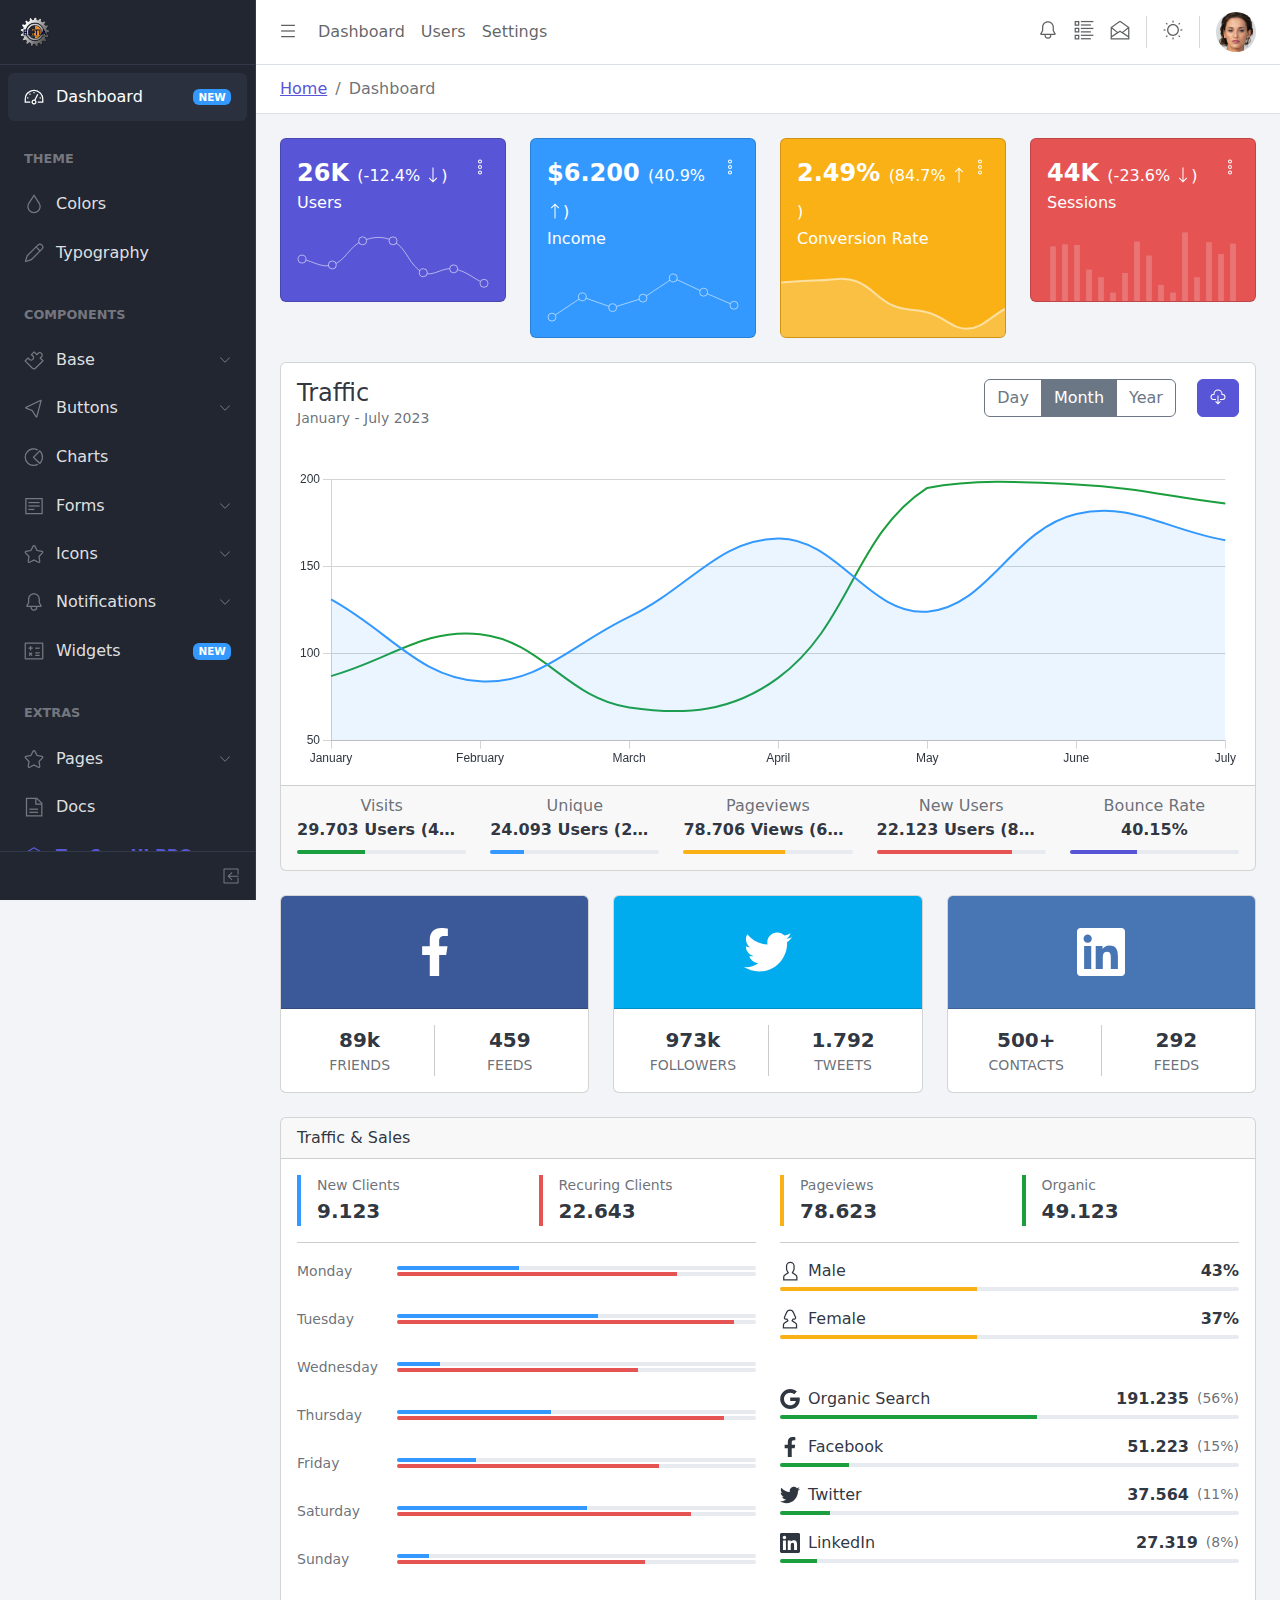
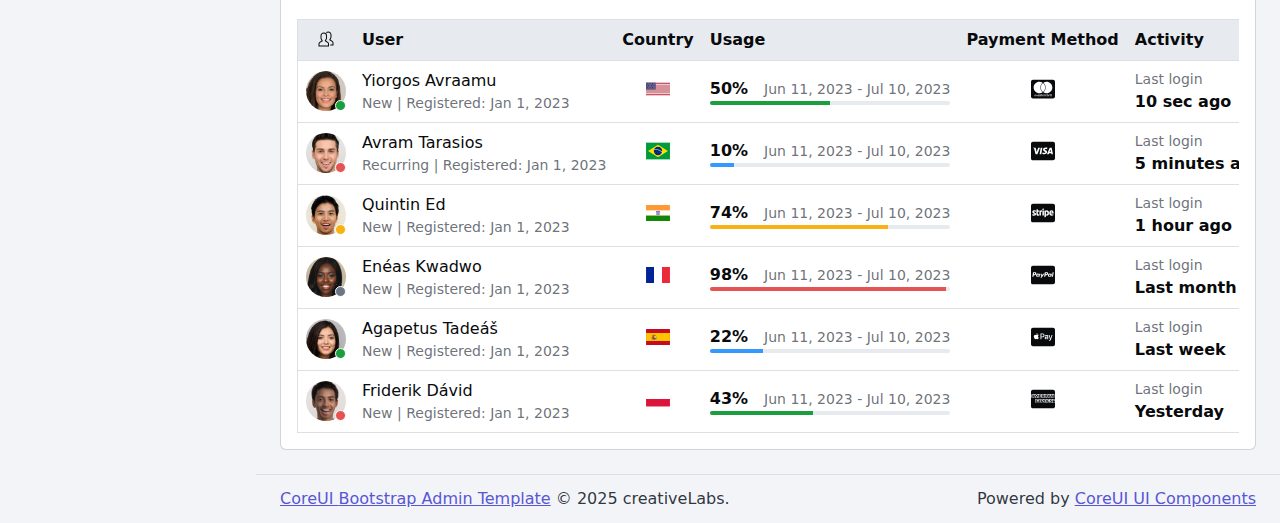
<file: frontend/index.html>
<!DOCTYPE html>

<html lang="en">
  <head>
    <base href="/frontend/./">
    <meta charset="utf-8">
    <meta http-equiv="X-UA-Compatible" content="IE=edge">
    <meta name="viewport" content="width=device-width, initial-scale=1.0, shrink-to-fit=no">
    <meta name="description" content="CoreUI - Open Source Bootstrap Admin Template">
    <meta name="author" content="Łukasz Holeczek">
    <meta name="keyword" content="Bootstrap,Admin,Template,Open,Source,jQuery,CSS,HTML,RWD,Dashboard">
    <title>Admin - ELITIA</title>
    <link rel="apple-touch-icon" sizes="57x57" href="/frontend/assets/favicon/apple-icon-57x57.png">
    <link rel="apple-touch-icon" sizes="60x60" href="/frontend/assets/favicon/apple-icon-60x60.png">
    <link rel="apple-touch-icon" sizes="72x72" href="/frontend/assets/favicon/apple-icon-72x72.png">
    <link rel="apple-touch-icon" sizes="76x76" href="/frontend/assets/favicon/apple-icon-76x76.png">
    <link rel="apple-touch-icon" sizes="114x114" href="/frontend/assets/favicon/apple-icon-114x114.png">
    <link rel="apple-touch-icon" sizes="120x120" href="/frontend/assets/favicon/apple-icon-120x120.png">
    <link rel="apple-touch-icon" sizes="144x144" href="/frontend/assets/favicon/apple-icon-144x144.png">
    <link rel="apple-touch-icon" sizes="152x152" href="/frontend/assets/favicon/apple-icon-152x152.png">
    <link rel="apple-touch-icon" sizes="180x180" href="/frontend/assets/favicon/apple-icon-180x180.png">
    <link rel="icon" type="image/png" sizes="192x192" href="/frontend/assets/favicon/android-icon-192x192.png">
    <link rel="icon" type="image/png" sizes="32x32" href="/frontend/assets/favicon/favicon-32x32.png">
    <link rel="icon" type="image/png" sizes="96x96" href="/frontend/assets/favicon/favicon-96x96.png">
    <link rel="icon" type="image/png" sizes="16x16" href="/frontend/assets/favicon/favicon-16x16.png">
    <link rel="manifest" href="/frontend/assets/favicon/manifest.json">
    <meta name="msapplication-TileColor" content="#ffffff">
    <meta name="msapplication-TileImage" content="assets/favicon/ms-icon-144x144.png">
    <meta name="theme-color" content="#ffffff">
    <!-- Vendors styles-->
    <link rel="stylesheet" href="/frontend/vendors/simplebar/css/simplebar.css">
    <link rel="stylesheet" href="/frontend/css/vendors/simplebar.css">
    <!-- Main styles for this application-->
    <link href="/frontend/css/style.css" rel="stylesheet">
    <!-- We use those styles to show code examples, you should remove them in your application.-->
    <link href="/frontend/css/examples.css" rel="stylesheet">
    <script src="js/config.js"></script>
    <script src="js/color-modes.js"></script>
    <link href="/frontend/vendors/@coreui/chartjs/css/coreui-chartjs.css" rel="stylesheet">
  </head>
  <body>
    <div class="sidebar sidebar-dark sidebar-fixed border-end" id="sidebar">
      <div class="sidebar-header border-bottom">
        <div class="sidebar-brand">
          <!-- Logo besar (full logo) -->
          <img src="/assets/images/logo.png" alt="Logo" class="sidebar-brand-full" height="32">
      
          <!-- Logo kecil (narrow logo) -->
          <img src="/assets/images/logo.png" alt="Logo" class="sidebar-brand-narrow" height="32">
        </div>
        <!-- <button class="btn-close d-lg-none" type="button" data-coreui-theme="dark" aria-label="Close" onclick="coreui.Sidebar.getInstance(document.querySelector(&quot;#sidebar&quot;)).toggle()"></button> -->
      </div>
      <ul class="sidebar-nav" data-coreui="navigation" data-simplebar="">
        <li class="nav-item"><a class="nav-link" href="/frontend/index.html">
            <svg class="nav-icon">
              <use xlink:href="/frontend/vendors/@coreui/icons/svg/free.svg#cil-speedometer"></use>
            </svg> Dashboard<span class="badge badge-sm bg-info ms-auto">NEW</span></a></li>
        <li class="nav-title">Theme</li>
        <li class="nav-item"><a class="nav-link" href="/frontend/colors.html">
            <svg class="nav-icon">
              <use xlink:href="/frontend/vendors/@coreui/icons/svg/free.svg#cil-drop"></use>
            </svg> Colors</a></li>
        <li class="nav-item"><a class="nav-link" href="/frontend/typography.html">
            <svg class="nav-icon">
              <use xlink:href="/frontend/vendors/@coreui/icons/svg/free.svg#cil-pencil"></use>
            </svg> Typography</a></li>
        <li class="nav-title">Components</li>
        <li class="nav-group"><a class="nav-link nav-group-toggle" href="/frontend/#">
            <svg class="nav-icon">
              <use xlink:href="/frontend/vendors/@coreui/icons/svg/free.svg#cil-puzzle"></use>
            </svg> Base</a>
          <ul class="nav-group-items compact">
            <li class="nav-item"><a class="nav-link" href="/frontend/base/accordion.html"><span class="nav-icon"><span class="nav-icon-bullet"></span></span> Accordion</a></li>
            <li class="nav-item"><a class="nav-link" href="/frontend/base/breadcrumb.html"><span class="nav-icon"><span class="nav-icon-bullet"></span></span> Breadcrumb</a></li>
            <li class="nav-item"><a class="nav-link" href="/frontend/https://coreui.io/bootstrap/docs/components/calendar/" target="_blank"><span class="nav-icon"><span class="nav-icon-bullet"></span></span> Calendar
                <svg class="icon icon-sm ms-2">
                  <use xlink:href="/frontend/vendors/@coreui/icons/svg/free.svg#cil-external-link"></use>
                </svg><span class="badge badge-sm bg-danger ms-auto">PRO</span></a></li>
            <li class="nav-item"><a class="nav-link" href="/frontend/base/cards.html"><span class="nav-icon"><span class="nav-icon-bullet"></span></span> Cards</a></li>
            <li class="nav-item"><a class="nav-link" href="/frontend/base/carousel.html"><span class="nav-icon"><span class="nav-icon-bullet"></span></span> Carousel</a></li>
            <li class="nav-item"><a class="nav-link" href="/frontend/base/collapse.html"><span class="nav-icon"><span class="nav-icon-bullet"></span></span> Collapse</a></li>
            <li class="nav-item"><a class="nav-link" href="/frontend/base/list-group.html"><span class="nav-icon"><span class="nav-icon-bullet"></span></span> List group</a></li>
            <li class="nav-item"><a class="nav-link" href="/frontend/base/navs-tabs.html"><span class="nav-icon"><span class="nav-icon-bullet"></span></span> Navs &amp; Tabs</a></li>
            <li class="nav-item"><a class="nav-link" href="/frontend/base/pagination.html"><span class="nav-icon"><span class="nav-icon-bullet"></span></span> Pagination</a></li>
            <li class="nav-item"><a class="nav-link" href="/frontend/base/placeholders.html"><span class="nav-icon"><span class="nav-icon-bullet"></span></span> Placeholders</a></li>
            <li class="nav-item"><a class="nav-link" href="/frontend/base/popovers.html"><span class="nav-icon"><span class="nav-icon-bullet"></span></span> Popovers</a></li>
            <li class="nav-item"><a class="nav-link" href="/frontend/base/progress.html"><span class="nav-icon"><span class="nav-icon-bullet"></span></span> Progress</a></li>
            <li class="nav-item"><a class="nav-link" href="/frontend/base/spinners.html"><span class="nav-icon"><span class="nav-icon-bullet"></span></span> Spinners</a></li>
            <li class="nav-item"><a class="nav-link" href="/frontend/base/tables.html"><span class="nav-icon"><span class="nav-icon-bullet"></span></span> Tables</a></li>
            <li class="nav-item"><a class="nav-link" href="/frontend/base/tooltips.html"><span class="nav-icon"><span class="nav-icon-bullet"></span></span> Tooltips</a></li>
          </ul>
        </li>
        <li class="nav-group"><a class="nav-link nav-group-toggle" href="/frontend/#">
            <svg class="nav-icon">
              <use xlink:href="/frontend/vendors/@coreui/icons/svg/free.svg#cil-cursor"></use>
            </svg> Buttons</a>
          <ul class="nav-group-items compact">
            <li class="nav-item"><a class="nav-link" href="/frontend/buttons/buttons.html"><span class="nav-icon"><span class="nav-icon-bullet"></span></span> Buttons</a></li>
            <li class="nav-item"><a class="nav-link" href="/frontend/buttons/button-group.html"><span class="nav-icon"><span class="nav-icon-bullet"></span></span> Buttons Group</a></li>
            <li class="nav-item"><a class="nav-link" href="/frontend/buttons/dropdowns.html"><span class="nav-icon"><span class="nav-icon-bullet"></span></span> Dropdowns</a></li>
            <li class="nav-item"><a class="nav-link" href="/frontend/https://coreui.io/bootstrap/docs/components/loading-buttons/" target="_blank"><span class="nav-icon"><span class="nav-icon-bullet"></span></span> Loading Buttons
                <svg class="icon icon-sm ms-2">
                  <use xlink:href="/frontend/vendors/@coreui/icons/svg/free.svg#cil-external-link"></use>
                </svg><span class="badge badge-sm bg-danger ms-auto">PRO</span></a></li>
          </ul>
        </li>
        <li class="nav-item"><a class="nav-link" href="/frontend/charts.html">
            <svg class="nav-icon">
              <use xlink:href="/frontend/vendors/@coreui/icons/svg/free.svg#cil-chart-pie"></use>
            </svg> Charts</a></li>
        <li class="nav-group"><a class="nav-link nav-group-toggle" href="/frontend/#">
            <svg class="nav-icon">
              <use xlink:href="/frontend/vendors/@coreui/icons/svg/free.svg#cil-notes"></use>
            </svg> Forms</a>
          <ul class="nav-group-items compact">
            <li class="nav-item"><a class="nav-link" href="/frontend/forms/form-control.html"><span class="nav-icon"><span class="nav-icon-bullet"></span></span> Form Control</a></li>
            <li class="nav-item"><a class="nav-link" href="/frontend/forms/select.html"><span class="nav-icon"><span class="nav-icon-bullet"></span></span> Select</a></li>
            <li class="nav-item"><a class="nav-link" href="/frontend/https://coreui.io/bootstrap/docs/forms/multi-select/" target="_blank"><span class="nav-icon"><span class="nav-icon-bullet"></span></span> Multi Select
                <svg class="icon icon-sm ms-2">
                  <use xlink:href="/frontend/vendors/@coreui/icons/svg/free.svg#cil-external-link"></use>
                </svg><span class="badge badge-sm bg-danger ms-auto">PRO</span></a></li>
            <li class="nav-item"><a class="nav-link" href="/frontend/forms/checks-radios.html"><span class="nav-icon"><span class="nav-icon-bullet"></span></span> Checks and radios</a></li>
            <li class="nav-item"><a class="nav-link" href="/frontend/forms/range.html"><span class="nav-icon"><span class="nav-icon-bullet"></span></span> Range</a></li>
            <li class="nav-item"><a class="nav-link" href="/frontend/https://coreui.io/bootstrap/docs/forms/range-slider/" target="_blank"><span class="nav-icon"><span class="nav-icon-bullet"></span></span> Range Slider
                <svg class="icon icon-sm ms-2">
                  <use xlink:href="/frontend/vendors/@coreui/icons/svg/free.svg#cil-external-link"></use>
                </svg><span class="badge badge-sm bg-danger ms-auto">PRO</span></a></li>
            <li class="nav-item"><a class="nav-link" href="/frontend/forms/input-group.html"><span class="nav-icon"><span class="nav-icon-bullet"></span></span> Input group</a></li>
            <li class="nav-item"><a class="nav-link" href="/frontend/forms/floating-labels.html"><span class="nav-icon"><span class="nav-icon-bullet"></span></span> Floating labels</a></li>
            <li class="nav-item"><a class="nav-link" href="/frontend/https://coreui.io/bootstrap/docs/forms/date-picker/" target="_blank"><span class="nav-icon"><span class="nav-icon-bullet"></span></span> Date Picker
                <svg class="icon icon-sm ms-2">
                  <use xlink:href="/frontend/vendors/@coreui/icons/svg/free.svg#cil-external-link"></use>
                </svg><span class="badge badge-sm bg-danger ms-auto">PRO</span></a></li>
            <li class="nav-item"><a class="nav-link" href="/frontend/https://coreui.io/bootstrap/docs/forms/date-range-picker/" target="_blank"><span class="nav-icon"><span class="nav-icon-bullet"></span></span> Date Range Picker<span class="badge badge-sm bg-danger ms-auto">PRO</span></a></li>
            <li class="nav-item"><a class="nav-link" href="/frontend/https://coreui.io/bootstrap/docs/forms/rating/" target="_blank"><span class="nav-icon"><span class="nav-icon-bullet"></span></span> Rating
                <svg class="icon icon-sm ms-2">
                  <use xlink:href="/frontend/vendors/@coreui/icons/svg/free.svg#cil-external-link"></use>
                </svg><span class="badge badge-sm bg-danger ms-auto">PRO</span></a></li>
            <li class="nav-item"><a class="nav-link" href="/frontend/https://coreui.io/bootstrap/docs/forms/time-picker/" target="_blank"><span class="nav-icon"><span class="nav-icon-bullet"></span></span> Time Picker
                <svg class="icon icon-sm ms-2">
                  <use xlink:href="/frontend/vendors/@coreui/icons/svg/free.svg#cil-external-link"></use>
                </svg><span class="badge badge-sm bg-danger ms-auto">PRO</span></a></li>
            <li class="nav-item"><a class="nav-link" href="/frontend/forms/layout.html"><span class="nav-icon"><span class="nav-icon-bullet"></span></span> Layout</a></li>
            <li class="nav-item"><a class="nav-link" href="/frontend/forms/validation.html"><span class="nav-icon"><span class="nav-icon-bullet"></span></span> Validation</a></li>
          </ul>
        </li>
        <li class="nav-group"><a class="nav-link nav-group-toggle" href="/frontend/#">
            <svg class="nav-icon">
              <use xlink:href="/frontend/vendors/@coreui/icons/svg/free.svg#cil-star"></use>
            </svg> Icons</a>
          <ul class="nav-group-items compact">
            <li class="nav-item"><a class="nav-link" href="/frontend/icons/coreui-icons-free.html"><span class="nav-icon"><span class="nav-icon-bullet"></span></span> CoreUI Icons<span class="badge badge-sm bg-success ms-auto">Free</span></a></li>
            <li class="nav-item"><a class="nav-link" href="/frontend/icons/coreui-icons-brand.html"><span class="nav-icon"><span class="nav-icon-bullet"></span></span> CoreUI Icons - Brand</a></li>
            <li class="nav-item"><a class="nav-link" href="/frontend/icons/coreui-icons-flag.html"><span class="nav-icon"><span class="nav-icon-bullet"></span></span> CoreUI Icons - Flag</a></li>
          </ul>
        </li>
        <li class="nav-group"><a class="nav-link nav-group-toggle" href="/frontend/#">
            <svg class="nav-icon">
              <use xlink:href="/frontend/vendors/@coreui/icons/svg/free.svg#cil-bell"></use>
            </svg> Notifications</a>
          <ul class="nav-group-items compact">
            <li class="nav-item"><a class="nav-link" href="/frontend/notifications/alerts.html"><span class="nav-icon"><span class="nav-icon-bullet"></span></span> Alerts</a></li>
            <li class="nav-item"><a class="nav-link" href="/frontend/notifications/badge.html"><span class="nav-icon"><span class="nav-icon-bullet"></span></span> Badge</a></li>
            <li class="nav-item"><a class="nav-link" href="/frontend/notifications/modals.html"><span class="nav-icon"><span class="nav-icon-bullet"></span></span> Modals</a></li>
            <li class="nav-item"><a class="nav-link" href="/frontend/notifications/toasts.html"><span class="nav-icon"><span class="nav-icon-bullet"></span></span> Toasts</a></li>
          </ul>
        </li>
        <li class="nav-item"><a class="nav-link" href="/frontend/widgets.html">
            <svg class="nav-icon">
              <use xlink:href="/frontend/vendors/@coreui/icons/svg/free.svg#cil-calculator"></use>
            </svg> Widgets<span class="badge badge-sm bg-info ms-auto">NEW</span></a></li>
        <li class="nav-divider"></li>
        <li class="nav-title">Extras</li>
        <li class="nav-group"><a class="nav-link nav-group-toggle" href="/frontend/#">
            <svg class="nav-icon">
              <use xlink:href="/frontend/vendors/@coreui/icons/svg/free.svg#cil-star"></use>
            </svg> Pages</a>
          <ul class="nav-group-items compact">
            <li class="nav-item"><a class="nav-link" href="/frontend/login.html" target="_top">
                <svg class="nav-icon">
                  <use xlink:href="/frontend/vendors/@coreui/icons/svg/free.svg#cil-account-logout"></use>
                </svg> Login</a></li>
            <li class="nav-item"><a class="nav-link" href="/frontend/register.html" target="_top">
                <svg class="nav-icon">
                  <use xlink:href="/frontend/vendors/@coreui/icons/svg/free.svg#cil-account-logout"></use>
                </svg> Register</a></li>
            <li class="nav-item"><a class="nav-link" href="/frontend/404.html" target="_top">
                <svg class="nav-icon">
                  <use xlink:href="/frontend/vendors/@coreui/icons/svg/free.svg#cil-bug"></use>
                </svg> Error 404</a></li>
            <li class="nav-item"><a class="nav-link" href="/frontend/500.html" target="_top">
                <svg class="nav-icon">
                  <use xlink:href="/frontend/vendors/@coreui/icons/svg/free.svg#cil-bug"></use>
                </svg> Error 500</a></li>
          </ul>
        </li>
        <li class="nav-item mt-auto"><a class="nav-link" href="/frontend/https://coreui.io/docs/templates/installation/" target="_blank">
            <svg class="nav-icon">
              <use xlink:href="/frontend/vendors/@coreui/icons/svg/free.svg#cil-description"></use>
            </svg> Docs</a></li>
        <li class="nav-item"><a class="nav-link text-primary fw-semibold" href="/frontend/https://coreui.io/product/bootstrap-dashboard-template/" target="_top">
            <svg class="nav-icon text-primary">
              <use xlink:href="/frontend/vendors/@coreui/icons/svg/free.svg#cil-layers"></use>
            </svg> Try CoreUI PRO</a></li>
      </ul>
      <div class="sidebar-footer border-top d-none d-md-flex">
        <button class="sidebar-toggler" type="button" data-coreui-toggle="unfoldable"></button>
      </div>
    </div>
    <div class="wrapper d-flex flex-column min-vh-100">
      <header class="header header-sticky p-0 mb-4">
        <div class="container-fluid border-bottom px-4">
          <button class="header-toggler" type="button" onclick="coreui.Sidebar.getInstance(document.querySelector('#sidebar')).toggle()" style="margin-inline-start: -14px;">
            <svg class="icon icon-lg">
              <use xlink:href="/frontend/vendors/@coreui/icons/svg/free.svg#cil-menu"></use>
            </svg>
          </button>
          <ul class="header-nav d-none d-lg-flex">
            <li class="nav-item"><a class="nav-link" href="/frontend/#">Dashboard</a></li>
            <li class="nav-item"><a class="nav-link" href="/frontend/#">Users</a></li>
            <li class="nav-item"><a class="nav-link" href="/frontend/#">Settings</a></li>
          </ul>
          <ul class="header-nav ms-auto">
            <li class="nav-item"><a class="nav-link" href="/frontend/#">
                <svg class="icon icon-lg">
                  <use xlink:href="/frontend/vendors/@coreui/icons/svg/free.svg#cil-bell"></use>
                </svg></a></li>
            <li class="nav-item"><a class="nav-link" href="/frontend/#">
                <svg class="icon icon-lg">
                  <use xlink:href="/frontend/vendors/@coreui/icons/svg/free.svg#cil-list-rich"></use>
                </svg></a></li>
            <li class="nav-item"><a class="nav-link" href="/frontend/#">
                <svg class="icon icon-lg">
                  <use xlink:href="/frontend/vendors/@coreui/icons/svg/free.svg#cil-envelope-open"></use>
                </svg></a></li>
          </ul>
          <ul class="header-nav">
            <li class="nav-item py-1">
              <div class="vr h-100 mx-2 text-body text-opacity-75"></div>
            </li>
            <li class="nav-item dropdown">
              <button class="btn btn-link nav-link py-2 px-2 d-flex align-items-center" type="button" aria-expanded="false" data-coreui-toggle="dropdown">
                <svg class="icon icon-lg theme-icon-active">
                  <use xlink:href="/frontend/vendors/@coreui/icons/svg/free.svg#cil-contrast"></use>
                </svg>
              </button>
              <ul class="dropdown-menu dropdown-menu-end" style="--cui-dropdown-min-width: 8rem;">
                <li>
                  <button class="dropdown-item d-flex align-items-center" type="button" data-coreui-theme-value="light">
                    <svg class="icon icon-lg me-3">
                      <use xlink:href="/frontend/vendors/@coreui/icons/svg/free.svg#cil-sun"></use>
                    </svg>Light
                  </button>
                </li>
                <li>
                  <button class="dropdown-item d-flex align-items-center" type="button" data-coreui-theme-value="dark">
                    <svg class="icon icon-lg me-3">
                      <use xlink:href="/frontend/vendors/@coreui/icons/svg/free.svg#cil-moon"></use>
                    </svg>Dark
                  </button>
                </li>
                <li>
                  <button class="dropdown-item d-flex align-items-center active" type="button" data-coreui-theme-value="auto">
                    <svg class="icon icon-lg me-3">
                      <use xlink:href="/frontend/vendors/@coreui/icons/svg/free.svg#cil-contrast"></use>
                    </svg>Auto
                  </button>
                </li>
              </ul>
            </li>
            <li class="nav-item py-1">
              <div class="vr h-100 mx-2 text-body text-opacity-75"></div>
            </li>
            <li class="nav-item dropdown"><a class="nav-link py-0 pe-0" data-coreui-toggle="dropdown" href="/frontend/#" role="button" aria-haspopup="true" aria-expanded="false">
                <div class="avatar avatar-md"><img class="avatar-img" src="assets/img/avatars/8.jpg" alt="user@email.com"></div>
              </a>
              <div class="dropdown-menu dropdown-menu-end pt-0">
                <div class="dropdown-header bg-body-tertiary text-body-secondary fw-semibold rounded-top mb-2">Account</div><a class="dropdown-item" href="/frontend/#">
                  <svg class="icon me-2">
                    <use xlink:href="/frontend/vendors/@coreui/icons/svg/free.svg#cil-bell"></use>
                  </svg> Updates<span class="badge badge-sm bg-info ms-2">42</span></a><a class="dropdown-item" href="/frontend/#">
                  <svg class="icon me-2">
                    <use xlink:href="/frontend/vendors/@coreui/icons/svg/free.svg#cil-envelope-open"></use>
                  </svg> Messages<span class="badge badge-sm bg-success ms-2">42</span></a><a class="dropdown-item" href="/frontend/#">
                  <svg class="icon me-2">
                    <use xlink:href="/frontend/vendors/@coreui/icons/svg/free.svg#cil-task"></use>
                  </svg> Tasks<span class="badge badge-sm bg-danger ms-2">42</span></a><a class="dropdown-item" href="/frontend/#">
                  <svg class="icon me-2">
                    <use xlink:href="/frontend/vendors/@coreui/icons/svg/free.svg#cil-comment-square"></use>
                  </svg> Comments<span class="badge badge-sm bg-warning ms-2">42</span></a>
                <div class="dropdown-header bg-body-tertiary text-body-secondary fw-semibold my-2">
                  <div class="fw-semibold">Settings</div>
                </div><a class="dropdown-item" href="/frontend/#">
                  <svg class="icon me-2">
                    <use xlink:href="/frontend/vendors/@coreui/icons/svg/free.svg#cil-user"></use>
                  </svg> Profile</a><a class="dropdown-item" href="/frontend/#">
                  <svg class="icon me-2">
                    <use xlink:href="/frontend/vendors/@coreui/icons/svg/free.svg#cil-settings"></use>
                  </svg> Settings</a><a class="dropdown-item" href="/frontend/#">
                  <svg class="icon me-2">
                    <use xlink:href="/frontend/vendors/@coreui/icons/svg/free.svg#cil-credit-card"></use>
                  </svg> Payments<span class="badge badge-sm bg-secondary ms-2">42</span></a><a class="dropdown-item" href="/frontend/#">
                  <svg class="icon me-2">
                    <use xlink:href="/frontend/vendors/@coreui/icons/svg/free.svg#cil-file"></use>
                  </svg> Projects<span class="badge badge-sm bg-primary ms-2">42</span></a>
                <div class="dropdown-divider"></div><a class="dropdown-item" href="/frontend/#">
                  <svg class="icon me-2">
                    <use xlink:href="/frontend/vendors/@coreui/icons/svg/free.svg#cil-lock-locked"></use>
                  </svg> Lock Account</a><a class="dropdown-item" href="/logout">
                  <svg class="icon me-2">
                    <use xlink:href="/frontend/vendors/@coreui/icons/svg/free.svg#cil-account-logout"></use>
                  </svg> Logout</a>
              </div>
            </li>
          </ul>
        </div>
        <div class="container-fluid px-4">
          <nav aria-label="breadcrumb">
            <ol class="breadcrumb my-0">
              <li class="breadcrumb-item"><a href="/frontend/#">Home</a>
              </li>
              <li class="breadcrumb-item active"><span>Dashboard</span>
              </li>
            </ol>
          </nav>
        </div>
      </header>
      <div class="body flex-grow-1">
        <div class="container-lg px-4">
          <div class="row g-4 mb-4">
            <div class="col-sm-6 col-xl-3">
              <div class="card text-white bg-primary">
                <div class="card-body pb-0 d-flex justify-content-between align-items-start">
                  <div>
                    <div class="fs-4 fw-semibold">26K <span class="fs-6 fw-normal">(-12.4%
                        <svg class="icon">
                          <use xlink:href="/frontend/vendors/@coreui/icons/svg/free.svg#cil-arrow-bottom"></use>
                        </svg>)</span></div>
                    <div>Users</div>
                  </div>
                  <div class="dropdown">
                    <button class="btn btn-transparent text-white p-0" type="button" data-coreui-toggle="dropdown" aria-haspopup="true" aria-expanded="false">
                      <svg class="icon">
                        <use xlink:href="/frontend/vendors/@coreui/icons/svg/free.svg#cil-options"></use>
                      </svg>
                    </button>
                    <div class="dropdown-menu dropdown-menu-end"><a class="dropdown-item" href="/frontend/#">Action</a><a class="dropdown-item" href="/frontend/#">Another action</a><a class="dropdown-item" href="/frontend/#">Something else here</a></div>
                  </div>
                </div>
                <div class="c-chart-wrapper mt-3 mx-3" style="height:70px;">
                  <canvas class="chart" id="card-chart1" height="70"></canvas>
                </div>
              </div>
            </div>
            <!-- /.col-->
            <div class="col-sm-6 col-xl-3">
              <div class="card text-white bg-info">
                <div class="card-body pb-0 d-flex justify-content-between align-items-start">
                  <div>
                    <div class="fs-4 fw-semibold">$6.200 <span class="fs-6 fw-normal">(40.9%
                        <svg class="icon">
                          <use xlink:href="/frontend/vendors/@coreui/icons/svg/free.svg#cil-arrow-top"></use>
                        </svg>)</span></div>
                    <div>Income</div>
                  </div>
                  <div class="dropdown">
                    <button class="btn btn-transparent text-white p-0" type="button" data-coreui-toggle="dropdown" aria-haspopup="true" aria-expanded="false">
                      <svg class="icon">
                        <use xlink:href="/frontend/vendors/@coreui/icons/svg/free.svg#cil-options"></use>
                      </svg>
                    </button>
                    <div class="dropdown-menu dropdown-menu-end"><a class="dropdown-item" href="/frontend/#">Action</a><a class="dropdown-item" href="/frontend/#">Another action</a><a class="dropdown-item" href="/frontend/#">Something else here</a></div>
                  </div>
                </div>
                <div class="c-chart-wrapper mt-3 mx-3" style="height:70px;">
                  <canvas class="chart" id="card-chart2" height="70"></canvas>
                </div>
              </div>
            </div>
            <!-- /.col-->
            <div class="col-sm-6 col-xl-3">
              <div class="card text-white bg-warning">
                <div class="card-body pb-0 d-flex justify-content-between align-items-start">
                  <div>
                    <div class="fs-4 fw-semibold">2.49% <span class="fs-6 fw-normal">(84.7%
                        <svg class="icon">
                          <use xlink:href="/frontend/vendors/@coreui/icons/svg/free.svg#cil-arrow-top"></use>
                        </svg>)</span></div>
                    <div>Conversion Rate</div>
                  </div>
                  <div class="dropdown">
                    <button class="btn btn-transparent text-white p-0" type="button" data-coreui-toggle="dropdown" aria-haspopup="true" aria-expanded="false">
                      <svg class="icon">
                        <use xlink:href="/frontend/vendors/@coreui/icons/svg/free.svg#cil-options"></use>
                      </svg>
                    </button>
                    <div class="dropdown-menu dropdown-menu-end"><a class="dropdown-item" href="/frontend/#">Action</a><a class="dropdown-item" href="/frontend/#">Another action</a><a class="dropdown-item" href="/frontend/#">Something else here</a></div>
                  </div>
                </div>
                <div class="c-chart-wrapper mt-3" style="height:70px;">
                  <canvas class="chart" id="card-chart3" height="70"></canvas>
                </div>
              </div>
            </div>
            <!-- /.col-->
            <div class="col-sm-6 col-xl-3">
              <div class="card text-white bg-danger">
                <div class="card-body pb-0 d-flex justify-content-between align-items-start">
                  <div>
                    <div class="fs-4 fw-semibold">44K <span class="fs-6 fw-normal">(-23.6%
                        <svg class="icon">
                          <use xlink:href="/frontend/vendors/@coreui/icons/svg/free.svg#cil-arrow-bottom"></use>
                        </svg>)</span></div>
                    <div>Sessions</div>
                  </div>
                  <div class="dropdown">
                    <button class="btn btn-transparent text-white p-0" type="button" data-coreui-toggle="dropdown" aria-haspopup="true" aria-expanded="false">
                      <svg class="icon">
                        <use xlink:href="/frontend/vendors/@coreui/icons/svg/free.svg#cil-options"></use>
                      </svg>
                    </button>
                    <div class="dropdown-menu dropdown-menu-end"><a class="dropdown-item" href="/frontend/#">Action</a><a class="dropdown-item" href="/frontend/#">Another action</a><a class="dropdown-item" href="/frontend/#">Something else here</a></div>
                  </div>
                </div>
                <div class="c-chart-wrapper mt-3 mx-3" style="height:70px;">
                  <canvas class="chart" id="card-chart4" height="70"></canvas>
                </div>
              </div>
            </div>
            <!-- /.col-->
          </div>
          <!-- /.row-->
          <div class="card mb-4">
            <div class="card-body">
              <div class="d-flex justify-content-between">
                <div>
                  <h4 class="card-title mb-0">Traffic</h4>
                  <div class="small text-body-secondary">January - July 2023</div>
                </div>
                <div class="btn-toolbar d-none d-md-block" role="toolbar" aria-label="Toolbar with buttons">
                  <div class="btn-group btn-group-toggle mx-3" data-coreui-toggle="buttons">
                    <input class="btn-check" id="option1" type="radio" name="options" autocomplete="off">
                    <label class="btn btn-outline-secondary"> Day</label>
                    <input class="btn-check" id="option2" type="radio" name="options" autocomplete="off" checked="">
                    <label class="btn btn-outline-secondary active"> Month</label>
                    <input class="btn-check" id="option3" type="radio" name="options" autocomplete="off">
                    <label class="btn btn-outline-secondary"> Year</label>
                  </div>
                  <button class="btn btn-primary" type="button">
                    <svg class="icon">
                      <use xlink:href="/frontend/vendors/@coreui/icons/svg/free.svg#cil-cloud-download"></use>
                    </svg>
                  </button>
                </div>
              </div>
              <div class="c-chart-wrapper" style="height:300px;margin-top:40px;">
                <canvas class="chart" id="main-chart" height="300"></canvas>
              </div>
            </div>
            <div class="card-footer">
              <div class="row row-cols-1 row-cols-sm-2 row-cols-lg-4 row-cols-xl-5 g-4 mb-2 text-center">
                <div class="col">
                  <div class="text-body-secondary">Visits</div>
                  <div class="fw-semibold text-truncate">29.703 Users (40%)</div>
                  <div class="progress progress-thin mt-2">
                    <div class="progress-bar bg-success" role="progressbar" style="width: 40%" aria-valuenow="40" aria-valuemin="0" aria-valuemax="100"></div>
                  </div>
                </div>
                <div class="col">
                  <div class="text-body-secondary">Unique</div>
                  <div class="fw-semibold text-truncate">24.093 Users (20%)</div>
                  <div class="progress progress-thin mt-2">
                    <div class="progress-bar bg-info" role="progressbar" style="width: 20%" aria-valuenow="20" aria-valuemin="0" aria-valuemax="100"></div>
                  </div>
                </div>
                <div class="col">
                  <div class="text-body-secondary">Pageviews</div>
                  <div class="fw-semibold text-truncate">78.706 Views (60%)</div>
                  <div class="progress progress-thin mt-2">
                    <div class="progress-bar bg-warning" role="progressbar" style="width: 60%" aria-valuenow="60" aria-valuemin="0" aria-valuemax="100"></div>
                  </div>
                </div>
                <div class="col">
                  <div class="text-body-secondary">New Users</div>
                  <div class="fw-semibold text-truncate">22.123 Users (80%)</div>
                  <div class="progress progress-thin mt-2">
                    <div class="progress-bar bg-danger" role="progressbar" style="width: 80%" aria-valuenow="80" aria-valuemin="0" aria-valuemax="100"></div>
                  </div>
                </div>
                <div class="col d-none d-xl-block">
                  <div class="text-body-secondary">Bounce Rate</div>
                  <div class="fw-semibold text-truncate">40.15%</div>
                  <div class="progress progress-thin mt-2">
                    <div class="progress-bar" role="progressbar" style="width: 40%" aria-valuenow="40" aria-valuemin="0" aria-valuemax="100"></div>
                  </div>
                </div>
              </div>
            </div>
          </div>
          <!-- /.card-->
          <div class="row g-4 mb-4">
            <div class="col-sm-6 col-lg-4">
              <div class="card" style="--cui-card-cap-bg: #3b5998">
                <div class="card-header position-relative d-flex justify-content-center align-items-center">
                  <svg class="icon icon-3xl text-white my-4">
                    <use xlink:href="/frontend/vendors/@coreui/icons/svg/brand.svg#cib-facebook-f"></use>
                  </svg>
                  <div class="chart-wrapper position-absolute top-0 start-0 w-100 h-100">
                    <canvas id="social-box-chart-1" height="90"></canvas>
                  </div>
                </div>
                <div class="card-body row text-center">
                  <div class="col">
                    <div class="fs-5 fw-semibold">89k</div>
                    <div class="text-uppercase text-body-secondary small">friends</div>
                  </div>
                  <div class="vr"></div>
                  <div class="col">
                    <div class="fs-5 fw-semibold">459</div>
                    <div class="text-uppercase text-body-secondary small">feeds</div>
                  </div>
                </div>
              </div>
            </div>
            <!-- /.col-->
            <div class="col-sm-6 col-lg-4">
              <div class="card" style="--cui-card-cap-bg: #00aced">
                <div class="card-header position-relative d-flex justify-content-center align-items-center">
                  <svg class="icon icon-3xl text-white my-4">
                    <use xlink:href="/frontend/vendors/@coreui/icons/svg/brand.svg#cib-twitter"></use>
                  </svg>
                  <div class="chart-wrapper position-absolute top-0 start-0 w-100 h-100">
                    <canvas id="social-box-chart-2" height="90"></canvas>
                  </div>
                </div>
                <div class="card-body row text-center">
                  <div class="col">
                    <div class="fs-5 fw-semibold">973k</div>
                    <div class="text-uppercase text-body-secondary small">followers</div>
                  </div>
                  <div class="vr"></div>
                  <div class="col">
                    <div class="fs-5 fw-semibold">1.792</div>
                    <div class="text-uppercase text-body-secondary small">tweets</div>
                  </div>
                </div>
              </div>
            </div>
            <!-- /.col-->
            <div class="col-sm-6 col-lg-4">
              <div class="card" style="--cui-card-cap-bg: #4875b4">
                <div class="card-header position-relative d-flex justify-content-center align-items-center">
                  <svg class="icon icon-3xl text-white my-4">
                    <use xlink:href="/frontend/vendors/@coreui/icons/svg/brand.svg#cib-linkedin"></use>
                  </svg>
                  <div class="chart-wrapper position-absolute top-0 start-0 w-100 h-100">
                    <canvas id="social-box-chart-3" height="90"></canvas>
                  </div>
                </div>
                <div class="card-body row text-center">
                  <div class="col">
                    <div class="fs-5 fw-semibold">500+</div>
                    <div class="text-uppercase text-body-secondary small">contacts</div>
                  </div>
                  <div class="vr"></div>
                  <div class="col">
                    <div class="fs-5 fw-semibold">292</div>
                    <div class="text-uppercase text-body-secondary small">feeds</div>
                  </div>
                </div>
              </div>
            </div>
            <!-- /.col-->
          </div>
          <!-- /.row-->
          <div class="row">
            <div class="col-md-12">
              <div class="card mb-4">
                <div class="card-header">Traffic &amp; Sales</div>
                <div class="card-body">
                  <div class="row">
                    <div class="col-sm-6">
                      <div class="row">
                        <div class="col-6">
                          <div class="border-start border-start-4 border-start-info px-3 mb-3">
                            <div class="small text-body-secondary text-truncate">New Clients</div>
                            <div class="fs-5 fw-semibold">9.123</div>
                          </div>
                        </div>
                        <!-- /.col-->
                        <div class="col-6">
                          <div class="border-start border-start-4 border-start-danger px-3 mb-3">
                            <div class="small text-body-secondary text-truncate">Recuring Clients</div>
                            <div class="fs-5 fw-semibold">22.643</div>
                          </div>
                        </div>
                        <!-- /.col-->
                      </div>
                      <!-- /.row-->
                      <hr class="mt-0">
                      <div class="progress-group mb-4">
                        <div class="progress-group-prepend"><span class="text-body-secondary small">Monday</span></div>
                        <div class="progress-group-bars">
                          <div class="progress progress-thin">
                            <div class="progress-bar bg-info" role="progressbar" style="width: 34%" aria-valuenow="34" aria-valuemin="0" aria-valuemax="100"></div>
                          </div>
                          <div class="progress progress-thin">
                            <div class="progress-bar bg-danger" role="progressbar" style="width: 78%" aria-valuenow="78" aria-valuemin="0" aria-valuemax="100"></div>
                          </div>
                        </div>
                      </div>
                      <div class="progress-group mb-4">
                        <div class="progress-group-prepend"><span class="text-body-secondary small">Tuesday</span></div>
                        <div class="progress-group-bars">
                          <div class="progress progress-thin">
                            <div class="progress-bar bg-info" role="progressbar" style="width: 56%" aria-valuenow="56" aria-valuemin="0" aria-valuemax="100"></div>
                          </div>
                          <div class="progress progress-thin">
                            <div class="progress-bar bg-danger" role="progressbar" style="width: 94%" aria-valuenow="94" aria-valuemin="0" aria-valuemax="100"></div>
                          </div>
                        </div>
                      </div>
                      <div class="progress-group mb-4">
                        <div class="progress-group-prepend"><span class="text-body-secondary small">Wednesday</span></div>
                        <div class="progress-group-bars">
                          <div class="progress progress-thin">
                            <div class="progress-bar bg-info" role="progressbar" style="width: 12%" aria-valuenow="12" aria-valuemin="0" aria-valuemax="100"></div>
                          </div>
                          <div class="progress progress-thin">
                            <div class="progress-bar bg-danger" role="progressbar" style="width: 67%" aria-valuenow="67" aria-valuemin="0" aria-valuemax="100"></div>
                          </div>
                        </div>
                      </div>
                      <div class="progress-group mb-4">
                        <div class="progress-group-prepend"><span class="text-body-secondary small">Thursday</span></div>
                        <div class="progress-group-bars">
                          <div class="progress progress-thin">
                            <div class="progress-bar bg-info" role="progressbar" style="width: 43%" aria-valuenow="43" aria-valuemin="0" aria-valuemax="100"></div>
                          </div>
                          <div class="progress progress-thin">
                            <div class="progress-bar bg-danger" role="progressbar" style="width: 91%" aria-valuenow="91" aria-valuemin="0" aria-valuemax="100"></div>
                          </div>
                        </div>
                      </div>
                      <div class="progress-group mb-4">
                        <div class="progress-group-prepend"><span class="text-body-secondary small">Friday</span></div>
                        <div class="progress-group-bars">
                          <div class="progress progress-thin">
                            <div class="progress-bar bg-info" role="progressbar" style="width: 22%" aria-valuenow="22" aria-valuemin="0" aria-valuemax="100"></div>
                          </div>
                          <div class="progress progress-thin">
                            <div class="progress-bar bg-danger" role="progressbar" style="width: 73%" aria-valuenow="73" aria-valuemin="0" aria-valuemax="100"></div>
                          </div>
                        </div>
                      </div>
                      <div class="progress-group mb-4">
                        <div class="progress-group-prepend"><span class="text-body-secondary small">Saturday</span></div>
                        <div class="progress-group-bars">
                          <div class="progress progress-thin">
                            <div class="progress-bar bg-info" role="progressbar" style="width: 53%" aria-valuenow="53" aria-valuemin="0" aria-valuemax="100"></div>
                          </div>
                          <div class="progress progress-thin">
                            <div class="progress-bar bg-danger" role="progressbar" style="width: 82%" aria-valuenow="82" aria-valuemin="0" aria-valuemax="100"></div>
                          </div>
                        </div>
                      </div>
                      <div class="progress-group mb-4">
                        <div class="progress-group-prepend"><span class="text-body-secondary small">Sunday</span></div>
                        <div class="progress-group-bars">
                          <div class="progress progress-thin">
                            <div class="progress-bar bg-info" role="progressbar" style="width: 9%" aria-valuenow="9" aria-valuemin="0" aria-valuemax="100"></div>
                          </div>
                          <div class="progress progress-thin">
                            <div class="progress-bar bg-danger" role="progressbar" style="width: 69%" aria-valuenow="69" aria-valuemin="0" aria-valuemax="100"></div>
                          </div>
                        </div>
                      </div>
                    </div>
                    <!-- /.col-->
                    <div class="col-sm-6">
                      <div class="row">
                        <div class="col-6">
                          <div class="border-start border-start-4 border-start-warning px-3 mb-3">
                            <div class="small text-body-secondary text-truncate">Pageviews</div>
                            <div class="fs-5 fw-semibold">78.623</div>
                          </div>
                        </div>
                        <!-- /.col-->
                        <div class="col-6">
                          <div class="border-start border-start-4 border-start-success px-3 mb-3">
                            <div class="small text-body-secondary text-truncate">Organic</div>
                            <div class="fs-5 fw-semibold">49.123</div>
                          </div>
                        </div>
                        <!-- /.col-->
                      </div>
                      <!-- /.row-->
                      <hr class="mt-0">
                      <div class="progress-group">
                        <div class="progress-group-header">
                          <svg class="icon icon-lg me-2">
                            <use xlink:href="/frontend/vendors/@coreui/icons/svg/free.svg#cil-user"></use>
                          </svg>
                          <div>Male</div>
                          <div class="ms-auto fw-semibold">43%</div>
                        </div>
                        <div class="progress-group-bars">
                          <div class="progress progress-thin">
                            <div class="progress-bar bg-warning" role="progressbar" style="width: 43%" aria-valuenow="43" aria-valuemin="0" aria-valuemax="100"></div>
                          </div>
                        </div>
                      </div>
                      <div class="progress-group mb-5">
                        <div class="progress-group-header">
                          <svg class="icon icon-lg me-2">
                            <use xlink:href="/frontend/vendors/@coreui/icons/svg/free.svg#cil-user-female"></use>
                          </svg>
                          <div>Female</div>
                          <div class="ms-auto fw-semibold">37%</div>
                        </div>
                        <div class="progress-group-bars">
                          <div class="progress progress-thin">
                            <div class="progress-bar bg-warning" role="progressbar" style="width: 43%" aria-valuenow="43" aria-valuemin="0" aria-valuemax="100"></div>
                          </div>
                        </div>
                      </div>
                      <div class="progress-group">
                        <div class="progress-group-header">
                          <svg class="icon icon-lg me-2">
                            <use xlink:href="/frontend/vendors/@coreui/icons/svg/brand.svg#cib-google"></use>
                          </svg>
                          <div>Organic Search</div>
                          <div class="ms-auto fw-semibold me-2">191.235</div>
                          <div class="text-body-secondary small">(56%)</div>
                        </div>
                        <div class="progress-group-bars">
                          <div class="progress progress-thin">
                            <div class="progress-bar bg-success" role="progressbar" style="width: 56%" aria-valuenow="56" aria-valuemin="0" aria-valuemax="100"></div>
                          </div>
                        </div>
                      </div>
                      <div class="progress-group">
                        <div class="progress-group-header">
                          <svg class="icon icon-lg me-2">
                            <use xlink:href="/frontend/vendors/@coreui/icons/svg/brand.svg#cib-facebook-f"></use>
                          </svg>
                          <div>Facebook</div>
                          <div class="ms-auto fw-semibold me-2">51.223</div>
                          <div class="text-body-secondary small">(15%)</div>
                        </div>
                        <div class="progress-group-bars">
                          <div class="progress progress-thin">
                            <div class="progress-bar bg-success" role="progressbar" style="width: 15%" aria-valuenow="15" aria-valuemin="0" aria-valuemax="100"></div>
                          </div>
                        </div>
                      </div>
                      <div class="progress-group">
                        <div class="progress-group-header">
                          <svg class="icon icon-lg me-2">
                            <use xlink:href="/frontend/vendors/@coreui/icons/svg/brand.svg#cib-twitter"></use>
                          </svg>
                          <div>Twitter</div>
                          <div class="ms-auto fw-semibold me-2">37.564</div>
                          <div class="text-body-secondary small">(11%)</div>
                        </div>
                        <div class="progress-group-bars">
                          <div class="progress progress-thin">
                            <div class="progress-bar bg-success" role="progressbar" style="width: 11%" aria-valuenow="11" aria-valuemin="0" aria-valuemax="100"></div>
                          </div>
                        </div>
                      </div>
                      <div class="progress-group">
                        <div class="progress-group-header">
                          <svg class="icon icon-lg me-2">
                            <use xlink:href="/frontend/vendors/@coreui/icons/svg/brand.svg#cib-linkedin"></use>
                          </svg>
                          <div>LinkedIn</div>
                          <div class="ms-auto fw-semibold me-2">27.319</div>
                          <div class="text-body-secondary small">(8%)</div>
                        </div>
                        <div class="progress-group-bars">
                          <div class="progress progress-thin">
                            <div class="progress-bar bg-success" role="progressbar" style="width: 8%" aria-valuenow="8" aria-valuemin="0" aria-valuemax="100"></div>
                          </div>
                        </div>
                      </div>
                    </div>
                    <!-- /.col-->
                  </div>
                  <!-- /.row--><br>
                  <div class="table-responsive">
                    <table class="table border mb-0">
                      <thead class="fw-semibold text-nowrap">
                        <tr class="align-middle">
                          <th class="bg-body-secondary text-center">
                            <svg class="icon">
                              <use xlink:href="/frontend/vendors/@coreui/icons/svg/free.svg#cil-people"></use>
                            </svg>
                          </th>
                          <th class="bg-body-secondary">User</th>
                          <th class="bg-body-secondary text-center">Country</th>
                          <th class="bg-body-secondary">Usage</th>
                          <th class="bg-body-secondary text-center">Payment Method</th>
                          <th class="bg-body-secondary">Activity</th>
                          <th class="bg-body-secondary"></th>
                        </tr>
                      </thead>
                      <tbody>
                        <tr class="align-middle">
                          <td class="text-center">
                            <div class="avatar avatar-md"><img class="avatar-img" src="assets/img/avatars/1.jpg" alt="user@email.com"><span class="avatar-status bg-success"></span></div>
                          </td>
                          <td>
                            <div class="text-nowrap">Yiorgos Avraamu</div>
                            <div class="small text-body-secondary text-nowrap"><span>New</span> | Registered: Jan 1, 2023</div>
                          </td>
                          <td class="text-center">
                            <svg class="icon icon-xl">
                              <use xlink:href="/frontend/vendors/@coreui/icons/svg/flag.svg#cif-us"></use>
                            </svg>
                          </td>
                          <td>
                            <div class="d-flex justify-content-between align-items-baseline">
                              <div class="fw-semibold">50%</div>
                              <div class="text-nowrap small text-body-secondary ms-3">Jun 11, 2023 - Jul 10, 2023</div>
                            </div>
                            <div class="progress progress-thin">
                              <div class="progress-bar bg-success" role="progressbar" style="width: 50%" aria-valuenow="50" aria-valuemin="0" aria-valuemax="100"></div>
                            </div>
                          </td>
                          <td class="text-center">
                            <svg class="icon icon-xl">
                              <use xlink:href="/frontend/vendors/@coreui/icons/svg/brand.svg#cib-cc-mastercard"></use>
                            </svg>
                          </td>
                          <td>
                            <div class="small text-body-secondary">Last login</div>
                            <div class="fw-semibold text-nowrap">10 sec ago</div>
                          </td>
                          <td>
                            <div class="dropdown">
                              <button class="btn btn-transparent p-0" type="button" data-coreui-toggle="dropdown" aria-haspopup="true" aria-expanded="false">
                                <svg class="icon">
                                  <use xlink:href="/frontend/vendors/@coreui/icons/svg/free.svg#cil-options"></use>
                                </svg>
                              </button>
                              <div class="dropdown-menu dropdown-menu-end"><a class="dropdown-item" href="/frontend/#">Info</a><a class="dropdown-item" href="/frontend/#">Edit</a><a class="dropdown-item text-danger" href="/frontend/#">Delete</a></div>
                            </div>
                          </td>
                        </tr>
                        <tr class="align-middle">
                          <td class="text-center">
                            <div class="avatar avatar-md"><img class="avatar-img" src="assets/img/avatars/2.jpg" alt="user@email.com"><span class="avatar-status bg-danger"></span></div>
                          </td>
                          <td>
                            <div class="text-nowrap">Avram Tarasios</div>
                            <div class="small text-body-secondary text-nowrap"><span>Recurring</span> | Registered: Jan 1, 2023</div>
                          </td>
                          <td class="text-center">
                            <svg class="icon icon-xl">
                              <use xlink:href="/frontend/vendors/@coreui/icons/svg/flag.svg#cif-br"></use>
                            </svg>
                          </td>
                          <td>
                            <div class="d-flex justify-content-between align-items-baseline">
                              <div class="fw-semibold">10%</div>
                              <div class="text-nowrap small text-body-secondary ms-3">Jun 11, 2023 - Jul 10, 2023</div>
                            </div>
                            <div class="progress progress-thin">
                              <div class="progress-bar bg-info" role="progressbar" style="width: 10%" aria-valuenow="10" aria-valuemin="0" aria-valuemax="100"></div>
                            </div>
                          </td>
                          <td class="text-center">
                            <svg class="icon icon-xl">
                              <use xlink:href="/frontend/vendors/@coreui/icons/svg/brand.svg#cib-cc-visa"></use>
                            </svg>
                          </td>
                          <td>
                            <div class="small text-body-secondary">Last login</div>
                            <div class="fw-semibold text-nowrap">5 minutes ago</div>
                          </td>
                          <td>
                            <div class="dropdown">
                              <button class="btn btn-transparent p-0" type="button" data-coreui-toggle="dropdown" aria-haspopup="true" aria-expanded="false">
                                <svg class="icon">
                                  <use xlink:href="/frontend/vendors/@coreui/icons/svg/free.svg#cil-options"></use>
                                </svg>
                              </button>
                              <div class="dropdown-menu dropdown-menu-end"><a class="dropdown-item" href="/frontend/#">Info</a><a class="dropdown-item" href="/frontend/#">Edit</a><a class="dropdown-item text-danger" href="/frontend/#">Delete</a></div>
                            </div>
                          </td>
                        </tr>
                        <tr class="align-middle">
                          <td class="text-center">
                            <div class="avatar avatar-md"><img class="avatar-img" src="assets/img/avatars/3.jpg" alt="user@email.com"><span class="avatar-status bg-warning"></span></div>
                          </td>
                          <td>
                            <div class="text-nowrap">Quintin Ed</div>
                            <div class="small text-body-secondary text-nowrap"><span>New</span> | Registered: Jan 1, 2023</div>
                          </td>
                          <td class="text-center">
                            <svg class="icon icon-xl">
                              <use xlink:href="/frontend/vendors/@coreui/icons/svg/flag.svg#cif-in"></use>
                            </svg>
                          </td>
                          <td>
                            <div class="d-flex justify-content-between align-items-baseline">
                              <div class="fw-semibold">74%</div>
                              <div class="text-nowrap small text-body-secondary ms-3">Jun 11, 2023 - Jul 10, 2023</div>
                            </div>
                            <div class="progress progress-thin">
                              <div class="progress-bar bg-warning" role="progressbar" style="width: 74%" aria-valuenow="74" aria-valuemin="0" aria-valuemax="100"></div>
                            </div>
                          </td>
                          <td class="text-center">
                            <svg class="icon icon-xl">
                              <use xlink:href="/frontend/vendors/@coreui/icons/svg/brand.svg#cib-cc-stripe"></use>
                            </svg>
                          </td>
                          <td>
                            <div class="small text-body-secondary">Last login</div>
                            <div class="fw-semibold text-nowrap">1 hour ago</div>
                          </td>
                          <td>
                            <div class="dropdown">
                              <button class="btn btn-transparent p-0" type="button" data-coreui-toggle="dropdown" aria-haspopup="true" aria-expanded="false">
                                <svg class="icon">
                                  <use xlink:href="/frontend/vendors/@coreui/icons/svg/free.svg#cil-options"></use>
                                </svg>
                              </button>
                              <div class="dropdown-menu dropdown-menu-end"><a class="dropdown-item" href="/frontend/#">Info</a><a class="dropdown-item" href="/frontend/#">Edit</a><a class="dropdown-item text-danger" href="/frontend/#">Delete</a></div>
                            </div>
                          </td>
                        </tr>
                        <tr class="align-middle">
                          <td class="text-center">
                            <div class="avatar avatar-md"><img class="avatar-img" src="assets/img/avatars/4.jpg" alt="user@email.com"><span class="avatar-status bg-secondary"></span></div>
                          </td>
                          <td>
                            <div class="text-nowrap">Enéas Kwadwo</div>
                            <div class="small text-body-secondary text-nowrap"><span>New</span> | Registered: Jan 1, 2023</div>
                          </td>
                          <td class="text-center">
                            <svg class="icon icon-xl">
                              <use xlink:href="/frontend/vendors/@coreui/icons/svg/flag.svg#cif-fr"></use>
                            </svg>
                          </td>
                          <td>
                            <div class="d-flex justify-content-between align-items-baseline">
                              <div class="fw-semibold">98%</div>
                              <div class="text-nowrap small text-body-secondary ms-3">Jun 11, 2023 - Jul 10, 2023</div>
                            </div>
                            <div class="progress progress-thin">
                              <div class="progress-bar bg-danger" role="progressbar" style="width: 98%" aria-valuenow="98" aria-valuemin="0" aria-valuemax="100"></div>
                            </div>
                          </td>
                          <td class="text-center">
                            <svg class="icon icon-xl">
                              <use xlink:href="/frontend/vendors/@coreui/icons/svg/brand.svg#cib-cc-paypal"></use>
                            </svg>
                          </td>
                          <td>
                            <div class="small text-body-secondary">Last login</div>
                            <div class="fw-semibold text-nowrap">Last month</div>
                          </td>
                          <td>
                            <div class="dropdown">
                              <button class="btn btn-transparent p-0" type="button" data-coreui-toggle="dropdown" aria-haspopup="true" aria-expanded="false">
                                <svg class="icon">
                                  <use xlink:href="/frontend/vendors/@coreui/icons/svg/free.svg#cil-options"></use>
                                </svg>
                              </button>
                              <div class="dropdown-menu dropdown-menu-end"><a class="dropdown-item" href="/frontend/#">Info</a><a class="dropdown-item" href="/frontend/#">Edit</a><a class="dropdown-item text-danger" href="/frontend/#">Delete</a></div>
                            </div>
                          </td>
                        </tr>
                        <tr class="align-middle">
                          <td class="text-center">
                            <div class="avatar avatar-md"><img class="avatar-img" src="assets/img/avatars/5.jpg" alt="user@email.com"><span class="avatar-status bg-success"></span></div>
                          </td>
                          <td>
                            <div class="text-nowrap">Agapetus Tadeáš</div>
                            <div class="small text-body-secondary text-nowrap"><span>New</span> | Registered: Jan 1, 2023</div>
                          </td>
                          <td class="text-center">
                            <svg class="icon icon-xl">
                              <use xlink:href="/frontend/vendors/@coreui/icons/svg/flag.svg#cif-es"></use>
                            </svg>
                          </td>
                          <td>
                            <div class="d-flex justify-content-between align-items-baseline">
                              <div class="fw-semibold">22%</div>
                              <div class="text-nowrap small text-body-secondary ms-3">Jun 11, 2023 - Jul 10, 2023</div>
                            </div>
                            <div class="progress progress-thin">
                              <div class="progress-bar bg-info" role="progressbar" style="width: 22%" aria-valuenow="22" aria-valuemin="0" aria-valuemax="100"></div>
                            </div>
                          </td>
                          <td class="text-center">
                            <svg class="icon icon-xl">
                              <use xlink:href="/frontend/vendors/@coreui/icons/svg/brand.svg#cib-cc-apple-pay"></use>
                            </svg>
                          </td>
                          <td>
                            <div class="small text-body-secondary">Last login</div>
                            <div class="fw-semibold text-nowrap">Last week</div>
                          </td>
                          <td>
                            <div class="dropdown dropup">
                              <button class="btn btn-transparent p-0" type="button" data-coreui-toggle="dropdown" aria-haspopup="true" aria-expanded="false">
                                <svg class="icon">
                                  <use xlink:href="/frontend/vendors/@coreui/icons/svg/free.svg#cil-options"></use>
                                </svg>
                              </button>
                              <div class="dropdown-menu dropdown-menu-end"><a class="dropdown-item" href="/frontend/#">Info</a><a class="dropdown-item" href="/frontend/#">Edit</a><a class="dropdown-item text-danger" href="/frontend/#">Delete</a></div>
                            </div>
                          </td>
                        </tr>
                        <tr class="align-middle">
                          <td class="text-center">
                            <div class="avatar avatar-md"><img class="avatar-img" src="assets/img/avatars/6.jpg" alt="user@email.com"><span class="avatar-status bg-danger"></span></div>
                          </td>
                          <td>
                            <div class="text-nowrap">Friderik Dávid</div>
                            <div class="small text-body-secondary text-nowrap"><span>New</span> | Registered: Jan 1, 2023</div>
                          </td>
                          <td class="text-center">
                            <svg class="icon icon-xl">
                              <use xlink:href="/frontend/vendors/@coreui/icons/svg/flag.svg#cif-pl"></use>
                            </svg>
                          </td>
                          <td>
                            <div class="d-flex justify-content-between align-items-baseline">
                              <div class="fw-semibold">43%</div>
                              <div class="text-nowrap small text-body-secondary ms-3">Jun 11, 2023 - Jul 10, 2023</div>
                            </div>
                            <div class="progress progress-thin">
                              <div class="progress-bar bg-success" role="progressbar" style="width: 43%" aria-valuenow="43" aria-valuemin="0" aria-valuemax="100"></div>
                            </div>
                          </td>
                          <td class="text-center">
                            <svg class="icon icon-xl">
                              <use xlink:href="/frontend/vendors/@coreui/icons/svg/brand.svg#cib-cc-amex"></use>
                            </svg>
                          </td>
                          <td>
                            <div class="small text-body-secondary">Last login</div>
                            <div class="fw-semibold text-nowrap">Yesterday</div>
                          </td>
                          <td>
                            <div class="dropdown dropup">
                              <button class="btn btn-transparent p-0" type="button" data-coreui-toggle="dropdown" aria-haspopup="true" aria-expanded="false">
                                <svg class="icon">
                                  <use xlink:href="/frontend/vendors/@coreui/icons/svg/free.svg#cil-options"></use>
                                </svg>
                              </button>
                              <div class="dropdown-menu dropdown-menu-end"><a class="dropdown-item" href="/frontend/#">Info</a><a class="dropdown-item" href="/frontend/#">Edit</a><a class="dropdown-item text-danger" href="/frontend/#">Delete</a></div>
                            </div>
                          </td>
                        </tr>
                      </tbody>
                    </table>
                  </div>
                </div>
              </div>
            </div>
            <!-- /.col-->
          </div>
          <!-- /.row-->
        </div>
      </div>
      <footer class="footer px-4">
        <div><a href="/frontend/https://coreui.io">CoreUI </a><a href="/frontend/https://coreui.io/product/free-bootstrap-admin-template/">Bootstrap Admin Template</a> © 2025 creativeLabs.</div>
        <div class="ms-auto">Powered by&nbsp;<a href="/frontend/https://coreui.io/docs/">CoreUI UI Components</a></div>
      </footer>
    </div>
    <!-- CoreUI and necessary plugins-->
    <script src="vendors/@coreui/coreui/js/coreui.bundle.min.js"></script>
    <script src="vendors/simplebar/js/simplebar.min.js"></script>
    <script>
      const header = document.querySelector('header.header');

      document.addEventListener('scroll', () => {
        if (header) {
          header.classList.toggle('shadow-sm', document.documentElement.scrollTop > 0);
        }
      });
    </script>
    <!-- Plugins and scripts required by this view-->
    <script src="vendors/chart.js/js/chart.umd.js"></script>
    <script src="vendors/@coreui/chartjs/js/coreui-chartjs.js"></script>
    <script src="vendors/@coreui/utils/js/index.js"></script>
    <script src="js/main.js"></script>
    <script>
    </script>

  </body>
</html>
</file>
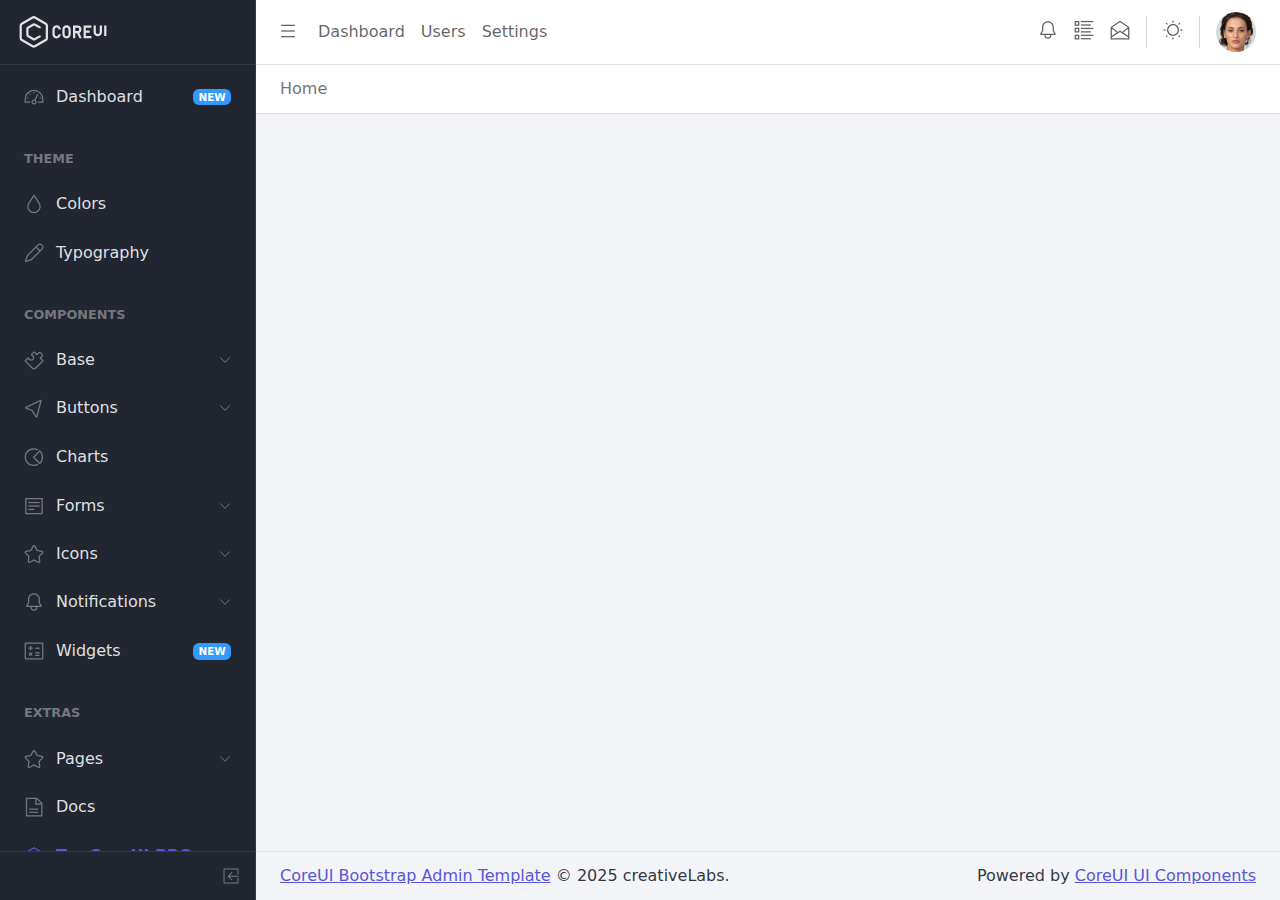
<file: frontend/blank.html>
<!DOCTYPE html><!--
* CoreUI - Free Bootstrap Admin Template
* @version v5.2.0
* @link https://coreui.io/product/free-bootstrap-admin-template/
* Copyright (c) 2025 creativeLabs Łukasz Holeczek
* Licensed under MIT (https://github.com/coreui/coreui-free-bootstrap-admin-template/blob/main/LICENSE)
-->
<html lang="en">
  <head>
    <base href="./">
    <meta charset="utf-8">
    <meta http-equiv="X-UA-Compatible" content="IE=edge">
    <meta name="viewport" content="width=device-width, initial-scale=1.0, shrink-to-fit=no">
    <meta name="description" content="CoreUI - Open Source Bootstrap Admin Template">
    <meta name="author" content="Łukasz Holeczek">
    <meta name="keyword" content="Bootstrap,Admin,Template,Open,Source,jQuery,CSS,HTML,RWD,Dashboard">
    <title>CoreUI Free Bootstrap Admin Template</title>
    <link rel="apple-touch-icon" sizes="57x57" href="assets/favicon/apple-icon-57x57.png">
    <link rel="apple-touch-icon" sizes="60x60" href="assets/favicon/apple-icon-60x60.png">
    <link rel="apple-touch-icon" sizes="72x72" href="assets/favicon/apple-icon-72x72.png">
    <link rel="apple-touch-icon" sizes="76x76" href="assets/favicon/apple-icon-76x76.png">
    <link rel="apple-touch-icon" sizes="114x114" href="assets/favicon/apple-icon-114x114.png">
    <link rel="apple-touch-icon" sizes="120x120" href="assets/favicon/apple-icon-120x120.png">
    <link rel="apple-touch-icon" sizes="144x144" href="assets/favicon/apple-icon-144x144.png">
    <link rel="apple-touch-icon" sizes="152x152" href="assets/favicon/apple-icon-152x152.png">
    <link rel="apple-touch-icon" sizes="180x180" href="assets/favicon/apple-icon-180x180.png">
    <link rel="icon" type="image/png" sizes="192x192" href="assets/favicon/android-icon-192x192.png">
    <link rel="icon" type="image/png" sizes="32x32" href="assets/favicon/favicon-32x32.png">
    <link rel="icon" type="image/png" sizes="96x96" href="assets/favicon/favicon-96x96.png">
    <link rel="icon" type="image/png" sizes="16x16" href="assets/favicon/favicon-16x16.png">
    <link rel="manifest" href="assets/favicon/manifest.json">
    <meta name="msapplication-TileColor" content="#ffffff">
    <meta name="msapplication-TileImage" content="assets/favicon/ms-icon-144x144.png">
    <meta name="theme-color" content="#ffffff">
    <!-- Vendors styles-->
    <link rel="stylesheet" href="vendors/simplebar/css/simplebar.css">
    <link rel="stylesheet" href="css/vendors/simplebar.css">
    <!-- Main styles for this application-->
    <link href="css/style.css" rel="stylesheet">
    <!-- We use those styles to show code examples, you should remove them in your application.-->
    <link href="css/examples.css" rel="stylesheet">
    <script src="js/config.js"></script>
    <script src="js/color-modes.js"></script>
  </head>
  <body>
    <div class="sidebar sidebar-dark sidebar-fixed border-end" id="sidebar">
      <div class="sidebar-header border-bottom">
        <div class="sidebar-brand">
          <svg class="sidebar-brand-full" width="88" height="32" alt="CoreUI Logo">
            <use xlink:href="assets/brand/coreui.svg#full"></use>
          </svg>
          <svg class="sidebar-brand-narrow" width="32" height="32" alt="CoreUI Logo">
            <use xlink:href="assets/brand/coreui.svg#signet"></use>
          </svg>
        </div>
        <button class="btn-close d-lg-none" type="button" data-coreui-theme="dark" aria-label="Close" onclick="coreui.Sidebar.getInstance(document.querySelector(&quot;#sidebar&quot;)).toggle()"></button>
      </div>
      <ul class="sidebar-nav" data-coreui="navigation" data-simplebar="">
        <li class="nav-item"><a class="nav-link" href="index.html">
            <svg class="nav-icon">
              <use xlink:href="vendors/@coreui/icons/svg/free.svg#cil-speedometer"></use>
            </svg> Dashboard<span class="badge badge-sm bg-info ms-auto">NEW</span></a></li>
        <li class="nav-title">Theme</li>
        <li class="nav-item"><a class="nav-link" href="colors.html">
            <svg class="nav-icon">
              <use xlink:href="vendors/@coreui/icons/svg/free.svg#cil-drop"></use>
            </svg> Colors</a></li>
        <li class="nav-item"><a class="nav-link" href="typography.html">
            <svg class="nav-icon">
              <use xlink:href="vendors/@coreui/icons/svg/free.svg#cil-pencil"></use>
            </svg> Typography</a></li>
        <li class="nav-title">Components</li>
        <li class="nav-group"><a class="nav-link nav-group-toggle" href="#">
            <svg class="nav-icon">
              <use xlink:href="vendors/@coreui/icons/svg/free.svg#cil-puzzle"></use>
            </svg> Base</a>
          <ul class="nav-group-items compact">
            <li class="nav-item"><a class="nav-link" href="base/accordion.html"><span class="nav-icon"><span class="nav-icon-bullet"></span></span> Accordion</a></li>
            <li class="nav-item"><a class="nav-link" href="base/breadcrumb.html"><span class="nav-icon"><span class="nav-icon-bullet"></span></span> Breadcrumb</a></li>
            <li class="nav-item"><a class="nav-link" href="https://coreui.io/bootstrap/docs/components/calendar/" target="_blank"><span class="nav-icon"><span class="nav-icon-bullet"></span></span> Calendar
                <svg class="icon icon-sm ms-2">
                  <use xlink:href="vendors/@coreui/icons/svg/free.svg#cil-external-link"></use>
                </svg><span class="badge badge-sm bg-danger ms-auto">PRO</span></a></li>
            <li class="nav-item"><a class="nav-link" href="base/cards.html"><span class="nav-icon"><span class="nav-icon-bullet"></span></span> Cards</a></li>
            <li class="nav-item"><a class="nav-link" href="base/carousel.html"><span class="nav-icon"><span class="nav-icon-bullet"></span></span> Carousel</a></li>
            <li class="nav-item"><a class="nav-link" href="base/collapse.html"><span class="nav-icon"><span class="nav-icon-bullet"></span></span> Collapse</a></li>
            <li class="nav-item"><a class="nav-link" href="base/list-group.html"><span class="nav-icon"><span class="nav-icon-bullet"></span></span> List group</a></li>
            <li class="nav-item"><a class="nav-link" href="base/navs-tabs.html"><span class="nav-icon"><span class="nav-icon-bullet"></span></span> Navs &amp; Tabs</a></li>
            <li class="nav-item"><a class="nav-link" href="base/pagination.html"><span class="nav-icon"><span class="nav-icon-bullet"></span></span> Pagination</a></li>
            <li class="nav-item"><a class="nav-link" href="base/placeholders.html"><span class="nav-icon"><span class="nav-icon-bullet"></span></span> Placeholders</a></li>
            <li class="nav-item"><a class="nav-link" href="base/popovers.html"><span class="nav-icon"><span class="nav-icon-bullet"></span></span> Popovers</a></li>
            <li class="nav-item"><a class="nav-link" href="base/progress.html"><span class="nav-icon"><span class="nav-icon-bullet"></span></span> Progress</a></li>
            <li class="nav-item"><a class="nav-link" href="base/spinners.html"><span class="nav-icon"><span class="nav-icon-bullet"></span></span> Spinners</a></li>
            <li class="nav-item"><a class="nav-link" href="base/tables.html"><span class="nav-icon"><span class="nav-icon-bullet"></span></span> Tables</a></li>
            <li class="nav-item"><a class="nav-link" href="base/tooltips.html"><span class="nav-icon"><span class="nav-icon-bullet"></span></span> Tooltips</a></li>
          </ul>
        </li>
        <li class="nav-group"><a class="nav-link nav-group-toggle" href="#">
            <svg class="nav-icon">
              <use xlink:href="vendors/@coreui/icons/svg/free.svg#cil-cursor"></use>
            </svg> Buttons</a>
          <ul class="nav-group-items compact">
            <li class="nav-item"><a class="nav-link" href="buttons/buttons.html"><span class="nav-icon"><span class="nav-icon-bullet"></span></span> Buttons</a></li>
            <li class="nav-item"><a class="nav-link" href="buttons/button-group.html"><span class="nav-icon"><span class="nav-icon-bullet"></span></span> Buttons Group</a></li>
            <li class="nav-item"><a class="nav-link" href="buttons/dropdowns.html"><span class="nav-icon"><span class="nav-icon-bullet"></span></span> Dropdowns</a></li>
            <li class="nav-item"><a class="nav-link" href="https://coreui.io/bootstrap/docs/components/loading-buttons/" target="_blank"><span class="nav-icon"><span class="nav-icon-bullet"></span></span> Loading Buttons
                <svg class="icon icon-sm ms-2">
                  <use xlink:href="vendors/@coreui/icons/svg/free.svg#cil-external-link"></use>
                </svg><span class="badge badge-sm bg-danger ms-auto">PRO</span></a></li>
          </ul>
        </li>
        <li class="nav-item"><a class="nav-link" href="charts.html">
            <svg class="nav-icon">
              <use xlink:href="vendors/@coreui/icons/svg/free.svg#cil-chart-pie"></use>
            </svg> Charts</a></li>
        <li class="nav-group"><a class="nav-link nav-group-toggle" href="#">
            <svg class="nav-icon">
              <use xlink:href="vendors/@coreui/icons/svg/free.svg#cil-notes"></use>
            </svg> Forms</a>
          <ul class="nav-group-items compact">
            <li class="nav-item"><a class="nav-link" href="forms/form-control.html"><span class="nav-icon"><span class="nav-icon-bullet"></span></span> Form Control</a></li>
            <li class="nav-item"><a class="nav-link" href="forms/select.html"><span class="nav-icon"><span class="nav-icon-bullet"></span></span> Select</a></li>
            <li class="nav-item"><a class="nav-link" href="https://coreui.io/bootstrap/docs/forms/multi-select/" target="_blank"><span class="nav-icon"><span class="nav-icon-bullet"></span></span> Multi Select
                <svg class="icon icon-sm ms-2">
                  <use xlink:href="vendors/@coreui/icons/svg/free.svg#cil-external-link"></use>
                </svg><span class="badge badge-sm bg-danger ms-auto">PRO</span></a></li>
            <li class="nav-item"><a class="nav-link" href="forms/checks-radios.html"><span class="nav-icon"><span class="nav-icon-bullet"></span></span> Checks and radios</a></li>
            <li class="nav-item"><a class="nav-link" href="forms/range.html"><span class="nav-icon"><span class="nav-icon-bullet"></span></span> Range</a></li>
            <li class="nav-item"><a class="nav-link" href="https://coreui.io/bootstrap/docs/forms/range-slider/" target="_blank"><span class="nav-icon"><span class="nav-icon-bullet"></span></span> Range Slider
                <svg class="icon icon-sm ms-2">
                  <use xlink:href="vendors/@coreui/icons/svg/free.svg#cil-external-link"></use>
                </svg><span class="badge badge-sm bg-danger ms-auto">PRO</span></a></li>
            <li class="nav-item"><a class="nav-link" href="forms/input-group.html"><span class="nav-icon"><span class="nav-icon-bullet"></span></span> Input group</a></li>
            <li class="nav-item"><a class="nav-link" href="forms/floating-labels.html"><span class="nav-icon"><span class="nav-icon-bullet"></span></span> Floating labels</a></li>
            <li class="nav-item"><a class="nav-link" href="https://coreui.io/bootstrap/docs/forms/date-picker/" target="_blank"><span class="nav-icon"><span class="nav-icon-bullet"></span></span> Date Picker
                <svg class="icon icon-sm ms-2">
                  <use xlink:href="vendors/@coreui/icons/svg/free.svg#cil-external-link"></use>
                </svg><span class="badge badge-sm bg-danger ms-auto">PRO</span></a></li>
            <li class="nav-item"><a class="nav-link" href="https://coreui.io/bootstrap/docs/forms/date-range-picker/" target="_blank"><span class="nav-icon"><span class="nav-icon-bullet"></span></span> Date Range Picker<span class="badge badge-sm bg-danger ms-auto">PRO</span></a></li>
            <li class="nav-item"><a class="nav-link" href="https://coreui.io/bootstrap/docs/forms/rating/" target="_blank"><span class="nav-icon"><span class="nav-icon-bullet"></span></span> Rating
                <svg class="icon icon-sm ms-2">
                  <use xlink:href="vendors/@coreui/icons/svg/free.svg#cil-external-link"></use>
                </svg><span class="badge badge-sm bg-danger ms-auto">PRO</span></a></li>
            <li class="nav-item"><a class="nav-link" href="https://coreui.io/bootstrap/docs/forms/time-picker/" target="_blank"><span class="nav-icon"><span class="nav-icon-bullet"></span></span> Time Picker
                <svg class="icon icon-sm ms-2">
                  <use xlink:href="vendors/@coreui/icons/svg/free.svg#cil-external-link"></use>
                </svg><span class="badge badge-sm bg-danger ms-auto">PRO</span></a></li>
            <li class="nav-item"><a class="nav-link" href="forms/layout.html"><span class="nav-icon"><span class="nav-icon-bullet"></span></span> Layout</a></li>
            <li class="nav-item"><a class="nav-link" href="forms/validation.html"><span class="nav-icon"><span class="nav-icon-bullet"></span></span> Validation</a></li>
          </ul>
        </li>
        <li class="nav-group"><a class="nav-link nav-group-toggle" href="#">
            <svg class="nav-icon">
              <use xlink:href="vendors/@coreui/icons/svg/free.svg#cil-star"></use>
            </svg> Icons</a>
          <ul class="nav-group-items compact">
            <li class="nav-item"><a class="nav-link" href="icons/coreui-icons-free.html"><span class="nav-icon"><span class="nav-icon-bullet"></span></span> CoreUI Icons<span class="badge badge-sm bg-success ms-auto">Free</span></a></li>
            <li class="nav-item"><a class="nav-link" href="icons/coreui-icons-brand.html"><span class="nav-icon"><span class="nav-icon-bullet"></span></span> CoreUI Icons - Brand</a></li>
            <li class="nav-item"><a class="nav-link" href="icons/coreui-icons-flag.html"><span class="nav-icon"><span class="nav-icon-bullet"></span></span> CoreUI Icons - Flag</a></li>
          </ul>
        </li>
        <li class="nav-group"><a class="nav-link nav-group-toggle" href="#">
            <svg class="nav-icon">
              <use xlink:href="vendors/@coreui/icons/svg/free.svg#cil-bell"></use>
            </svg> Notifications</a>
          <ul class="nav-group-items compact">
            <li class="nav-item"><a class="nav-link" href="notifications/alerts.html"><span class="nav-icon"><span class="nav-icon-bullet"></span></span> Alerts</a></li>
            <li class="nav-item"><a class="nav-link" href="notifications/badge.html"><span class="nav-icon"><span class="nav-icon-bullet"></span></span> Badge</a></li>
            <li class="nav-item"><a class="nav-link" href="notifications/modals.html"><span class="nav-icon"><span class="nav-icon-bullet"></span></span> Modals</a></li>
            <li class="nav-item"><a class="nav-link" href="notifications/toasts.html"><span class="nav-icon"><span class="nav-icon-bullet"></span></span> Toasts</a></li>
          </ul>
        </li>
        <li class="nav-item"><a class="nav-link" href="widgets.html">
            <svg class="nav-icon">
              <use xlink:href="vendors/@coreui/icons/svg/free.svg#cil-calculator"></use>
            </svg> Widgets<span class="badge badge-sm bg-info ms-auto">NEW</span></a></li>
        <li class="nav-divider"></li>
        <li class="nav-title">Extras</li>
        <li class="nav-group"><a class="nav-link nav-group-toggle" href="#">
            <svg class="nav-icon">
              <use xlink:href="vendors/@coreui/icons/svg/free.svg#cil-star"></use>
            </svg> Pages</a>
          <ul class="nav-group-items compact">
            <li class="nav-item"><a class="nav-link" href="login.html" target="_top">
                <svg class="nav-icon">
                  <use xlink:href="vendors/@coreui/icons/svg/free.svg#cil-account-logout"></use>
                </svg> Login</a></li>
            <li class="nav-item"><a class="nav-link" href="register.html" target="_top">
                <svg class="nav-icon">
                  <use xlink:href="vendors/@coreui/icons/svg/free.svg#cil-account-logout"></use>
                </svg> Register</a></li>
            <li class="nav-item"><a class="nav-link" href="404.html" target="_top">
                <svg class="nav-icon">
                  <use xlink:href="vendors/@coreui/icons/svg/free.svg#cil-bug"></use>
                </svg> Error 404</a></li>
            <li class="nav-item"><a class="nav-link" href="500.html" target="_top">
                <svg class="nav-icon">
                  <use xlink:href="vendors/@coreui/icons/svg/free.svg#cil-bug"></use>
                </svg> Error 500</a></li>
          </ul>
        </li>
        <li class="nav-item mt-auto"><a class="nav-link" href="https://coreui.io/docs/templates/installation/" target="_blank">
            <svg class="nav-icon">
              <use xlink:href="vendors/@coreui/icons/svg/free.svg#cil-description"></use>
            </svg> Docs</a></li>
        <li class="nav-item"><a class="nav-link text-primary fw-semibold" href="https://coreui.io/product/bootstrap-dashboard-template/" target="_top">
            <svg class="nav-icon text-primary">
              <use xlink:href="vendors/@coreui/icons/svg/free.svg#cil-layers"></use>
            </svg> Try CoreUI PRO</a></li>
      </ul>
      <div class="sidebar-footer border-top d-none d-md-flex">
        <button class="sidebar-toggler" type="button" data-coreui-toggle="unfoldable"></button>
      </div>
    </div>
    <div class="wrapper d-flex flex-column min-vh-100">
      <header class="header header-sticky p-0 mb-4">
        <div class="container-fluid border-bottom px-4">
          <button class="header-toggler" type="button" onclick="coreui.Sidebar.getInstance(document.querySelector('#sidebar')).toggle()" style="margin-inline-start: -14px;">
            <svg class="icon icon-lg">
              <use xlink:href="vendors/@coreui/icons/svg/free.svg#cil-menu"></use>
            </svg>
          </button>
          <ul class="header-nav d-none d-lg-flex">
            <li class="nav-item"><a class="nav-link" href="#">Dashboard</a></li>
            <li class="nav-item"><a class="nav-link" href="#">Users</a></li>
            <li class="nav-item"><a class="nav-link" href="#">Settings</a></li>
          </ul>
          <ul class="header-nav ms-auto">
            <li class="nav-item"><a class="nav-link" href="#">
                <svg class="icon icon-lg">
                  <use xlink:href="vendors/@coreui/icons/svg/free.svg#cil-bell"></use>
                </svg></a></li>
            <li class="nav-item"><a class="nav-link" href="#">
                <svg class="icon icon-lg">
                  <use xlink:href="vendors/@coreui/icons/svg/free.svg#cil-list-rich"></use>
                </svg></a></li>
            <li class="nav-item"><a class="nav-link" href="#">
                <svg class="icon icon-lg">
                  <use xlink:href="vendors/@coreui/icons/svg/free.svg#cil-envelope-open"></use>
                </svg></a></li>
          </ul>
          <ul class="header-nav">
            <li class="nav-item py-1">
              <div class="vr h-100 mx-2 text-body text-opacity-75"></div>
            </li>
            <li class="nav-item dropdown">
              <button class="btn btn-link nav-link py-2 px-2 d-flex align-items-center" type="button" aria-expanded="false" data-coreui-toggle="dropdown">
                <svg class="icon icon-lg theme-icon-active">
                  <use xlink:href="vendors/@coreui/icons/svg/free.svg#cil-contrast"></use>
                </svg>
              </button>
              <ul class="dropdown-menu dropdown-menu-end" style="--cui-dropdown-min-width: 8rem;">
                <li>
                  <button class="dropdown-item d-flex align-items-center" type="button" data-coreui-theme-value="light">
                    <svg class="icon icon-lg me-3">
                      <use xlink:href="vendors/@coreui/icons/svg/free.svg#cil-sun"></use>
                    </svg>Light
                  </button>
                </li>
                <li>
                  <button class="dropdown-item d-flex align-items-center" type="button" data-coreui-theme-value="dark">
                    <svg class="icon icon-lg me-3">
                      <use xlink:href="vendors/@coreui/icons/svg/free.svg#cil-moon"></use>
                    </svg>Dark
                  </button>
                </li>
                <li>
                  <button class="dropdown-item d-flex align-items-center active" type="button" data-coreui-theme-value="auto">
                    <svg class="icon icon-lg me-3">
                      <use xlink:href="vendors/@coreui/icons/svg/free.svg#cil-contrast"></use>
                    </svg>Auto
                  </button>
                </li>
              </ul>
            </li>
            <li class="nav-item py-1">
              <div class="vr h-100 mx-2 text-body text-opacity-75"></div>
            </li>
            <li class="nav-item dropdown"><a class="nav-link py-0 pe-0" data-coreui-toggle="dropdown" href="#" role="button" aria-haspopup="true" aria-expanded="false">
                <div class="avatar avatar-md"><img class="avatar-img" src="assets/img/avatars/8.jpg" alt="user@email.com"></div>
              </a>
              <div class="dropdown-menu dropdown-menu-end pt-0">
                <div class="dropdown-header bg-body-tertiary text-body-secondary fw-semibold rounded-top mb-2">Account</div><a class="dropdown-item" href="#">
                  <svg class="icon me-2">
                    <use xlink:href="vendors/@coreui/icons/svg/free.svg#cil-bell"></use>
                  </svg> Updates<span class="badge badge-sm bg-info ms-2">42</span></a><a class="dropdown-item" href="#">
                  <svg class="icon me-2">
                    <use xlink:href="vendors/@coreui/icons/svg/free.svg#cil-envelope-open"></use>
                  </svg> Messages<span class="badge badge-sm bg-success ms-2">42</span></a><a class="dropdown-item" href="#">
                  <svg class="icon me-2">
                    <use xlink:href="vendors/@coreui/icons/svg/free.svg#cil-task"></use>
                  </svg> Tasks<span class="badge badge-sm bg-danger ms-2">42</span></a><a class="dropdown-item" href="#">
                  <svg class="icon me-2">
                    <use xlink:href="vendors/@coreui/icons/svg/free.svg#cil-comment-square"></use>
                  </svg> Comments<span class="badge badge-sm bg-warning ms-2">42</span></a>
                <div class="dropdown-header bg-body-tertiary text-body-secondary fw-semibold my-2">
                  <div class="fw-semibold">Settings</div>
                </div><a class="dropdown-item" href="#">
                  <svg class="icon me-2">
                    <use xlink:href="vendors/@coreui/icons/svg/free.svg#cil-user"></use>
                  </svg> Profile</a><a class="dropdown-item" href="#">
                  <svg class="icon me-2">
                    <use xlink:href="vendors/@coreui/icons/svg/free.svg#cil-settings"></use>
                  </svg> Settings</a><a class="dropdown-item" href="#">
                  <svg class="icon me-2">
                    <use xlink:href="vendors/@coreui/icons/svg/free.svg#cil-credit-card"></use>
                  </svg> Payments<span class="badge badge-sm bg-secondary ms-2">42</span></a><a class="dropdown-item" href="#">
                  <svg class="icon me-2">
                    <use xlink:href="vendors/@coreui/icons/svg/free.svg#cil-file"></use>
                  </svg> Projects<span class="badge badge-sm bg-primary ms-2">42</span></a>
                <div class="dropdown-divider"></div><a class="dropdown-item" href="#">
                  <svg class="icon me-2">
                    <use xlink:href="vendors/@coreui/icons/svg/free.svg#cil-lock-locked"></use>
                  </svg> Lock Account</a><a class="dropdown-item" href="#">
                  <svg class="icon me-2">
                    <use xlink:href="vendors/@coreui/icons/svg/free.svg#cil-account-logout"></use>
                  </svg> Logout</a>
              </div>
            </li>
          </ul>
        </div>
        <div class="container-fluid px-4">
          <nav aria-label="breadcrumb">
            <ol class="breadcrumb my-0">
              <li class="breadcrumb-item active"><span>Home</span>
              </li>
            </ol>
          </nav>
        </div>
      </header>
      <div class="body flex-grow-1">
        <div class="container-lg px-4">
        </div>
      </div>
      <footer class="footer px-4">
        <div><a href="https://coreui.io">CoreUI </a><a href="https://coreui.io/product/free-bootstrap-admin-template/">Bootstrap Admin Template</a> © 2025 creativeLabs.</div>
        <div class="ms-auto">Powered by&nbsp;<a href="https://coreui.io/docs/">CoreUI UI Components</a></div>
      </footer>
    </div>
    <!-- CoreUI and necessary plugins-->
    <script src="vendors/@coreui/coreui/js/coreui.bundle.min.js"></script>
    <script src="vendors/simplebar/js/simplebar.min.js"></script>
    <script>
      const header = document.querySelector('header.header');

      document.addEventListener('scroll', () => {
        if (header) {
          header.classList.toggle('shadow-sm', document.documentElement.scrollTop > 0);
        }
      });
    </script>
    <script>
    </script>

  </body>
</html>
</file>
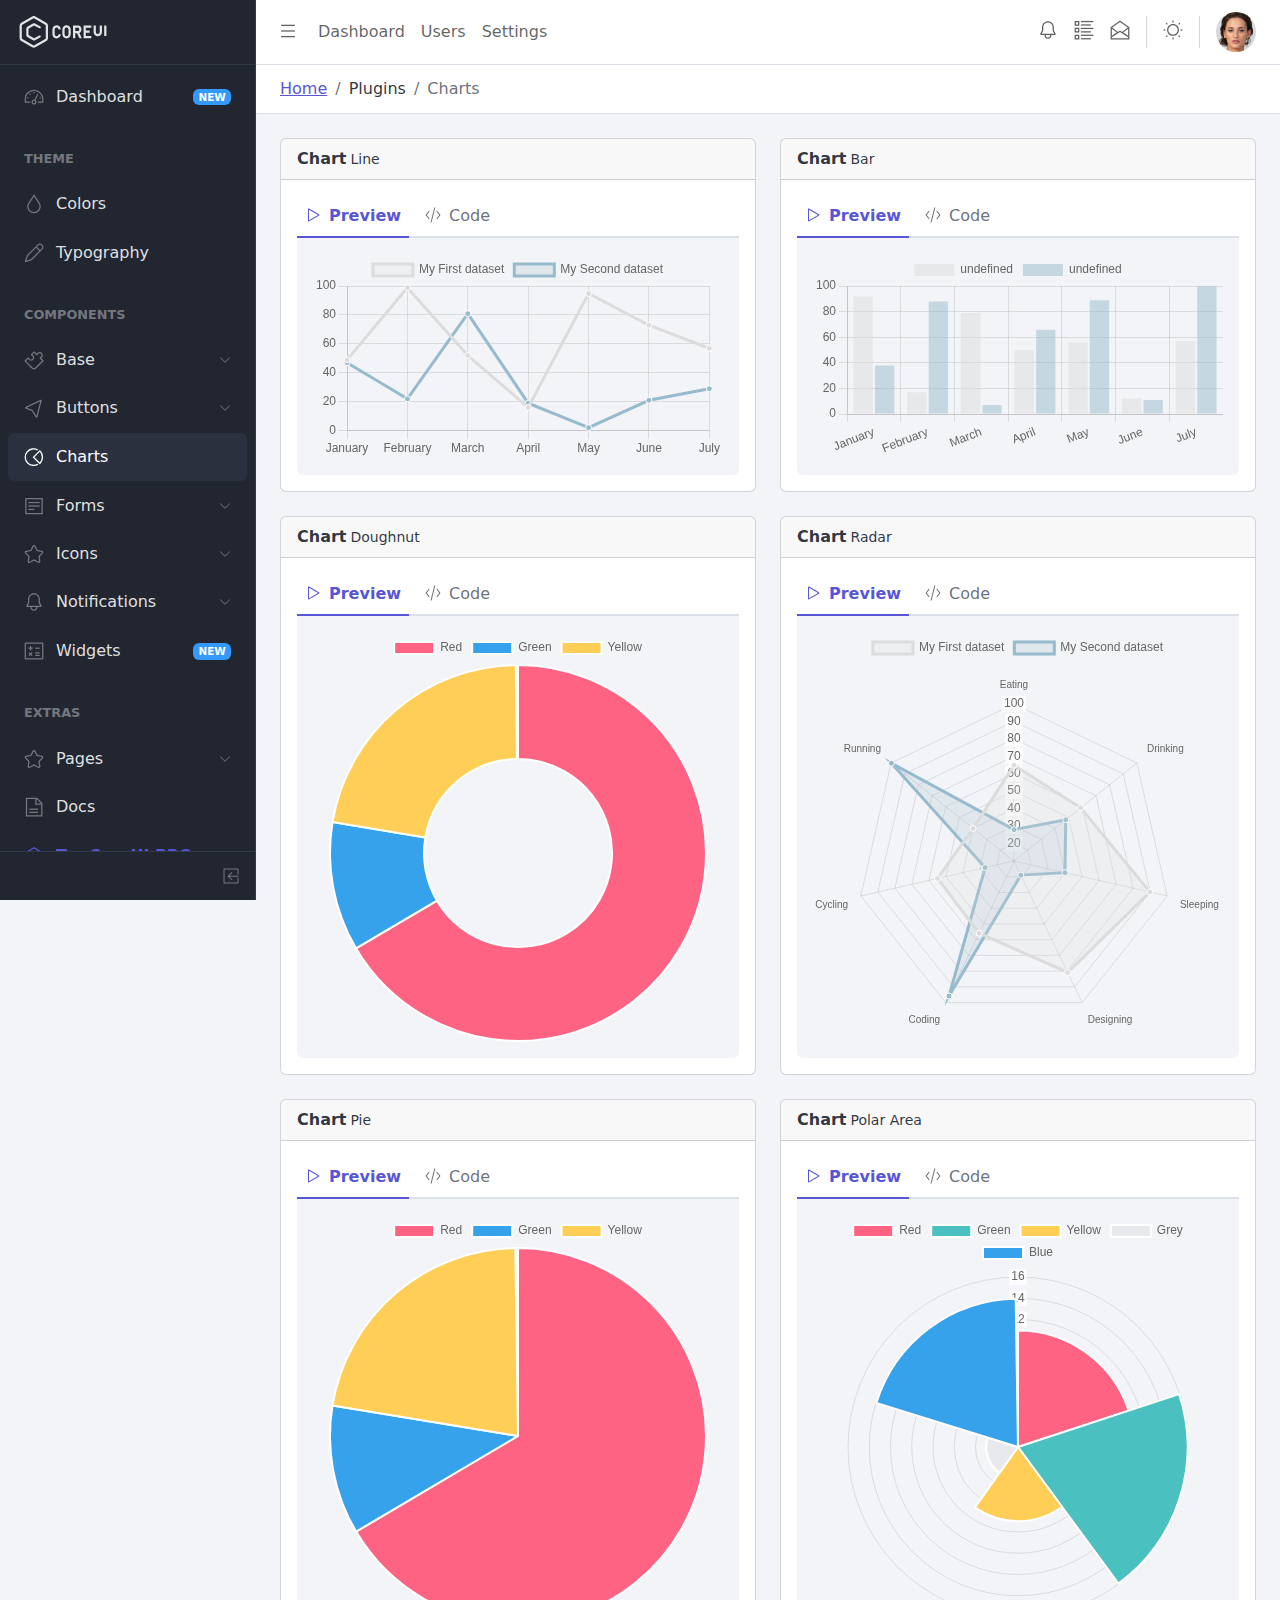
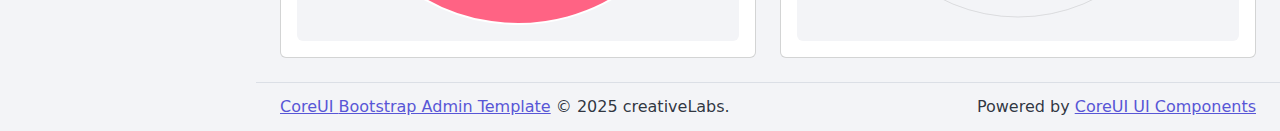
<file: frontend/charts.html>
<!DOCTYPE html><!--
* CoreUI - Free Bootstrap Admin Template
* @version v5.2.0
* @link https://coreui.io/product/free-bootstrap-admin-template/
* Copyright (c) 2025 creativeLabs Łukasz Holeczek
* Licensed under MIT (https://github.com/coreui/coreui-free-bootstrap-admin-template/blob/main/LICENSE)
-->
<html lang="en">
  <head>
    <base href="./">
    <meta charset="utf-8">
    <meta http-equiv="X-UA-Compatible" content="IE=edge">
    <meta name="viewport" content="width=device-width, initial-scale=1.0, shrink-to-fit=no">
    <meta name="description" content="CoreUI - Open Source Bootstrap Admin Template">
    <meta name="author" content="Łukasz Holeczek">
    <meta name="keyword" content="Bootstrap,Admin,Template,Open,Source,jQuery,CSS,HTML,RWD,Dashboard">
    <title>CoreUI Free Bootstrap Admin Template</title>
    <link rel="apple-touch-icon" sizes="57x57" href="assets/favicon/apple-icon-57x57.png">
    <link rel="apple-touch-icon" sizes="60x60" href="assets/favicon/apple-icon-60x60.png">
    <link rel="apple-touch-icon" sizes="72x72" href="assets/favicon/apple-icon-72x72.png">
    <link rel="apple-touch-icon" sizes="76x76" href="assets/favicon/apple-icon-76x76.png">
    <link rel="apple-touch-icon" sizes="114x114" href="assets/favicon/apple-icon-114x114.png">
    <link rel="apple-touch-icon" sizes="120x120" href="assets/favicon/apple-icon-120x120.png">
    <link rel="apple-touch-icon" sizes="144x144" href="assets/favicon/apple-icon-144x144.png">
    <link rel="apple-touch-icon" sizes="152x152" href="assets/favicon/apple-icon-152x152.png">
    <link rel="apple-touch-icon" sizes="180x180" href="assets/favicon/apple-icon-180x180.png">
    <link rel="icon" type="image/png" sizes="192x192" href="assets/favicon/android-icon-192x192.png">
    <link rel="icon" type="image/png" sizes="32x32" href="assets/favicon/favicon-32x32.png">
    <link rel="icon" type="image/png" sizes="96x96" href="assets/favicon/favicon-96x96.png">
    <link rel="icon" type="image/png" sizes="16x16" href="assets/favicon/favicon-16x16.png">
    <link rel="manifest" href="assets/favicon/manifest.json">
    <meta name="msapplication-TileColor" content="#ffffff">
    <meta name="msapplication-TileImage" content="assets/favicon/ms-icon-144x144.png">
    <meta name="theme-color" content="#ffffff">
    <!-- Vendors styles-->
    <link rel="stylesheet" href="vendors/simplebar/css/simplebar.css">
    <link rel="stylesheet" href="css/vendors/simplebar.css">
    <!-- Main styles for this application-->
    <link href="css/style.css" rel="stylesheet">
    <!-- We use those styles to show code examples, you should remove them in your application.-->
    <link href="css/examples.css" rel="stylesheet">
    <script src="js/config.js"></script>
    <script src="js/color-modes.js"></script>
    <link href="vendors/@coreui/chartjs/css/coreui-chartjs.css" rel="stylesheet">
  </head>
  <body>
    <div class="sidebar sidebar-dark sidebar-fixed border-end" id="sidebar">
      <div class="sidebar-header border-bottom">
        <div class="sidebar-brand">
          <svg class="sidebar-brand-full" width="88" height="32" alt="CoreUI Logo">
            <use xlink:href="assets/brand/coreui.svg#full"></use>
          </svg>
          <svg class="sidebar-brand-narrow" width="32" height="32" alt="CoreUI Logo">
            <use xlink:href="assets/brand/coreui.svg#signet"></use>
          </svg>
        </div>
        <button class="btn-close d-lg-none" type="button" data-coreui-theme="dark" aria-label="Close" onclick="coreui.Sidebar.getInstance(document.querySelector(&quot;#sidebar&quot;)).toggle()"></button>
      </div>
      <ul class="sidebar-nav" data-coreui="navigation" data-simplebar="">
        <li class="nav-item"><a class="nav-link" href="index.html">
            <svg class="nav-icon">
              <use xlink:href="vendors/@coreui/icons/svg/free.svg#cil-speedometer"></use>
            </svg> Dashboard<span class="badge badge-sm bg-info ms-auto">NEW</span></a></li>
        <li class="nav-title">Theme</li>
        <li class="nav-item"><a class="nav-link" href="colors.html">
            <svg class="nav-icon">
              <use xlink:href="vendors/@coreui/icons/svg/free.svg#cil-drop"></use>
            </svg> Colors</a></li>
        <li class="nav-item"><a class="nav-link" href="typography.html">
            <svg class="nav-icon">
              <use xlink:href="vendors/@coreui/icons/svg/free.svg#cil-pencil"></use>
            </svg> Typography</a></li>
        <li class="nav-title">Components</li>
        <li class="nav-group"><a class="nav-link nav-group-toggle" href="#">
            <svg class="nav-icon">
              <use xlink:href="vendors/@coreui/icons/svg/free.svg#cil-puzzle"></use>
            </svg> Base</a>
          <ul class="nav-group-items compact">
            <li class="nav-item"><a class="nav-link" href="base/accordion.html"><span class="nav-icon"><span class="nav-icon-bullet"></span></span> Accordion</a></li>
            <li class="nav-item"><a class="nav-link" href="base/breadcrumb.html"><span class="nav-icon"><span class="nav-icon-bullet"></span></span> Breadcrumb</a></li>
            <li class="nav-item"><a class="nav-link" href="https://coreui.io/bootstrap/docs/components/calendar/" target="_blank"><span class="nav-icon"><span class="nav-icon-bullet"></span></span> Calendar
                <svg class="icon icon-sm ms-2">
                  <use xlink:href="vendors/@coreui/icons/svg/free.svg#cil-external-link"></use>
                </svg><span class="badge badge-sm bg-danger ms-auto">PRO</span></a></li>
            <li class="nav-item"><a class="nav-link" href="base/cards.html"><span class="nav-icon"><span class="nav-icon-bullet"></span></span> Cards</a></li>
            <li class="nav-item"><a class="nav-link" href="base/carousel.html"><span class="nav-icon"><span class="nav-icon-bullet"></span></span> Carousel</a></li>
            <li class="nav-item"><a class="nav-link" href="base/collapse.html"><span class="nav-icon"><span class="nav-icon-bullet"></span></span> Collapse</a></li>
            <li class="nav-item"><a class="nav-link" href="base/list-group.html"><span class="nav-icon"><span class="nav-icon-bullet"></span></span> List group</a></li>
            <li class="nav-item"><a class="nav-link" href="base/navs-tabs.html"><span class="nav-icon"><span class="nav-icon-bullet"></span></span> Navs &amp; Tabs</a></li>
            <li class="nav-item"><a class="nav-link" href="base/pagination.html"><span class="nav-icon"><span class="nav-icon-bullet"></span></span> Pagination</a></li>
            <li class="nav-item"><a class="nav-link" href="base/placeholders.html"><span class="nav-icon"><span class="nav-icon-bullet"></span></span> Placeholders</a></li>
            <li class="nav-item"><a class="nav-link" href="base/popovers.html"><span class="nav-icon"><span class="nav-icon-bullet"></span></span> Popovers</a></li>
            <li class="nav-item"><a class="nav-link" href="base/progress.html"><span class="nav-icon"><span class="nav-icon-bullet"></span></span> Progress</a></li>
            <li class="nav-item"><a class="nav-link" href="base/spinners.html"><span class="nav-icon"><span class="nav-icon-bullet"></span></span> Spinners</a></li>
            <li class="nav-item"><a class="nav-link" href="base/tables.html"><span class="nav-icon"><span class="nav-icon-bullet"></span></span> Tables</a></li>
            <li class="nav-item"><a class="nav-link" href="base/tooltips.html"><span class="nav-icon"><span class="nav-icon-bullet"></span></span> Tooltips</a></li>
          </ul>
        </li>
        <li class="nav-group"><a class="nav-link nav-group-toggle" href="#">
            <svg class="nav-icon">
              <use xlink:href="vendors/@coreui/icons/svg/free.svg#cil-cursor"></use>
            </svg> Buttons</a>
          <ul class="nav-group-items compact">
            <li class="nav-item"><a class="nav-link" href="buttons/buttons.html"><span class="nav-icon"><span class="nav-icon-bullet"></span></span> Buttons</a></li>
            <li class="nav-item"><a class="nav-link" href="buttons/button-group.html"><span class="nav-icon"><span class="nav-icon-bullet"></span></span> Buttons Group</a></li>
            <li class="nav-item"><a class="nav-link" href="buttons/dropdowns.html"><span class="nav-icon"><span class="nav-icon-bullet"></span></span> Dropdowns</a></li>
            <li class="nav-item"><a class="nav-link" href="https://coreui.io/bootstrap/docs/components/loading-buttons/" target="_blank"><span class="nav-icon"><span class="nav-icon-bullet"></span></span> Loading Buttons
                <svg class="icon icon-sm ms-2">
                  <use xlink:href="vendors/@coreui/icons/svg/free.svg#cil-external-link"></use>
                </svg><span class="badge badge-sm bg-danger ms-auto">PRO</span></a></li>
          </ul>
        </li>
        <li class="nav-item"><a class="nav-link" href="charts.html">
            <svg class="nav-icon">
              <use xlink:href="vendors/@coreui/icons/svg/free.svg#cil-chart-pie"></use>
            </svg> Charts</a></li>
        <li class="nav-group"><a class="nav-link nav-group-toggle" href="#">
            <svg class="nav-icon">
              <use xlink:href="vendors/@coreui/icons/svg/free.svg#cil-notes"></use>
            </svg> Forms</a>
          <ul class="nav-group-items compact">
            <li class="nav-item"><a class="nav-link" href="forms/form-control.html"><span class="nav-icon"><span class="nav-icon-bullet"></span></span> Form Control</a></li>
            <li class="nav-item"><a class="nav-link" href="forms/select.html"><span class="nav-icon"><span class="nav-icon-bullet"></span></span> Select</a></li>
            <li class="nav-item"><a class="nav-link" href="https://coreui.io/bootstrap/docs/forms/multi-select/" target="_blank"><span class="nav-icon"><span class="nav-icon-bullet"></span></span> Multi Select
                <svg class="icon icon-sm ms-2">
                  <use xlink:href="vendors/@coreui/icons/svg/free.svg#cil-external-link"></use>
                </svg><span class="badge badge-sm bg-danger ms-auto">PRO</span></a></li>
            <li class="nav-item"><a class="nav-link" href="forms/checks-radios.html"><span class="nav-icon"><span class="nav-icon-bullet"></span></span> Checks and radios</a></li>
            <li class="nav-item"><a class="nav-link" href="forms/range.html"><span class="nav-icon"><span class="nav-icon-bullet"></span></span> Range</a></li>
            <li class="nav-item"><a class="nav-link" href="https://coreui.io/bootstrap/docs/forms/range-slider/" target="_blank"><span class="nav-icon"><span class="nav-icon-bullet"></span></span> Range Slider
                <svg class="icon icon-sm ms-2">
                  <use xlink:href="vendors/@coreui/icons/svg/free.svg#cil-external-link"></use>
                </svg><span class="badge badge-sm bg-danger ms-auto">PRO</span></a></li>
            <li class="nav-item"><a class="nav-link" href="forms/input-group.html"><span class="nav-icon"><span class="nav-icon-bullet"></span></span> Input group</a></li>
            <li class="nav-item"><a class="nav-link" href="forms/floating-labels.html"><span class="nav-icon"><span class="nav-icon-bullet"></span></span> Floating labels</a></li>
            <li class="nav-item"><a class="nav-link" href="https://coreui.io/bootstrap/docs/forms/date-picker/" target="_blank"><span class="nav-icon"><span class="nav-icon-bullet"></span></span> Date Picker
                <svg class="icon icon-sm ms-2">
                  <use xlink:href="vendors/@coreui/icons/svg/free.svg#cil-external-link"></use>
                </svg><span class="badge badge-sm bg-danger ms-auto">PRO</span></a></li>
            <li class="nav-item"><a class="nav-link" href="https://coreui.io/bootstrap/docs/forms/date-range-picker/" target="_blank"><span class="nav-icon"><span class="nav-icon-bullet"></span></span> Date Range Picker<span class="badge badge-sm bg-danger ms-auto">PRO</span></a></li>
            <li class="nav-item"><a class="nav-link" href="https://coreui.io/bootstrap/docs/forms/rating/" target="_blank"><span class="nav-icon"><span class="nav-icon-bullet"></span></span> Rating
                <svg class="icon icon-sm ms-2">
                  <use xlink:href="vendors/@coreui/icons/svg/free.svg#cil-external-link"></use>
                </svg><span class="badge badge-sm bg-danger ms-auto">PRO</span></a></li>
            <li class="nav-item"><a class="nav-link" href="https://coreui.io/bootstrap/docs/forms/time-picker/" target="_blank"><span class="nav-icon"><span class="nav-icon-bullet"></span></span> Time Picker
                <svg class="icon icon-sm ms-2">
                  <use xlink:href="vendors/@coreui/icons/svg/free.svg#cil-external-link"></use>
                </svg><span class="badge badge-sm bg-danger ms-auto">PRO</span></a></li>
            <li class="nav-item"><a class="nav-link" href="forms/layout.html"><span class="nav-icon"><span class="nav-icon-bullet"></span></span> Layout</a></li>
            <li class="nav-item"><a class="nav-link" href="forms/validation.html"><span class="nav-icon"><span class="nav-icon-bullet"></span></span> Validation</a></li>
          </ul>
        </li>
        <li class="nav-group"><a class="nav-link nav-group-toggle" href="#">
            <svg class="nav-icon">
              <use xlink:href="vendors/@coreui/icons/svg/free.svg#cil-star"></use>
            </svg> Icons</a>
          <ul class="nav-group-items compact">
            <li class="nav-item"><a class="nav-link" href="icons/coreui-icons-free.html"><span class="nav-icon"><span class="nav-icon-bullet"></span></span> CoreUI Icons<span class="badge badge-sm bg-success ms-auto">Free</span></a></li>
            <li class="nav-item"><a class="nav-link" href="icons/coreui-icons-brand.html"><span class="nav-icon"><span class="nav-icon-bullet"></span></span> CoreUI Icons - Brand</a></li>
            <li class="nav-item"><a class="nav-link" href="icons/coreui-icons-flag.html"><span class="nav-icon"><span class="nav-icon-bullet"></span></span> CoreUI Icons - Flag</a></li>
          </ul>
        </li>
        <li class="nav-group"><a class="nav-link nav-group-toggle" href="#">
            <svg class="nav-icon">
              <use xlink:href="vendors/@coreui/icons/svg/free.svg#cil-bell"></use>
            </svg> Notifications</a>
          <ul class="nav-group-items compact">
            <li class="nav-item"><a class="nav-link" href="notifications/alerts.html"><span class="nav-icon"><span class="nav-icon-bullet"></span></span> Alerts</a></li>
            <li class="nav-item"><a class="nav-link" href="notifications/badge.html"><span class="nav-icon"><span class="nav-icon-bullet"></span></span> Badge</a></li>
            <li class="nav-item"><a class="nav-link" href="notifications/modals.html"><span class="nav-icon"><span class="nav-icon-bullet"></span></span> Modals</a></li>
            <li class="nav-item"><a class="nav-link" href="notifications/toasts.html"><span class="nav-icon"><span class="nav-icon-bullet"></span></span> Toasts</a></li>
          </ul>
        </li>
        <li class="nav-item"><a class="nav-link" href="widgets.html">
            <svg class="nav-icon">
              <use xlink:href="vendors/@coreui/icons/svg/free.svg#cil-calculator"></use>
            </svg> Widgets<span class="badge badge-sm bg-info ms-auto">NEW</span></a></li>
        <li class="nav-divider"></li>
        <li class="nav-title">Extras</li>
        <li class="nav-group"><a class="nav-link nav-group-toggle" href="#">
            <svg class="nav-icon">
              <use xlink:href="vendors/@coreui/icons/svg/free.svg#cil-star"></use>
            </svg> Pages</a>
          <ul class="nav-group-items compact">
            <li class="nav-item"><a class="nav-link" href="login.html" target="_top">
                <svg class="nav-icon">
                  <use xlink:href="vendors/@coreui/icons/svg/free.svg#cil-account-logout"></use>
                </svg> Login</a></li>
            <li class="nav-item"><a class="nav-link" href="register.html" target="_top">
                <svg class="nav-icon">
                  <use xlink:href="vendors/@coreui/icons/svg/free.svg#cil-account-logout"></use>
                </svg> Register</a></li>
            <li class="nav-item"><a class="nav-link" href="404.html" target="_top">
                <svg class="nav-icon">
                  <use xlink:href="vendors/@coreui/icons/svg/free.svg#cil-bug"></use>
                </svg> Error 404</a></li>
            <li class="nav-item"><a class="nav-link" href="500.html" target="_top">
                <svg class="nav-icon">
                  <use xlink:href="vendors/@coreui/icons/svg/free.svg#cil-bug"></use>
                </svg> Error 500</a></li>
          </ul>
        </li>
        <li class="nav-item mt-auto"><a class="nav-link" href="https://coreui.io/docs/templates/installation/" target="_blank">
            <svg class="nav-icon">
              <use xlink:href="vendors/@coreui/icons/svg/free.svg#cil-description"></use>
            </svg> Docs</a></li>
        <li class="nav-item"><a class="nav-link text-primary fw-semibold" href="https://coreui.io/product/bootstrap-dashboard-template/" target="_top">
            <svg class="nav-icon text-primary">
              <use xlink:href="vendors/@coreui/icons/svg/free.svg#cil-layers"></use>
            </svg> Try CoreUI PRO</a></li>
      </ul>
      <div class="sidebar-footer border-top d-none d-md-flex">
        <button class="sidebar-toggler" type="button" data-coreui-toggle="unfoldable"></button>
      </div>
    </div>
    <div class="wrapper d-flex flex-column min-vh-100">
      <header class="header header-sticky p-0 mb-4">
        <div class="container-fluid border-bottom px-4">
          <button class="header-toggler" type="button" onclick="coreui.Sidebar.getInstance(document.querySelector('#sidebar')).toggle()" style="margin-inline-start: -14px;">
            <svg class="icon icon-lg">
              <use xlink:href="vendors/@coreui/icons/svg/free.svg#cil-menu"></use>
            </svg>
          </button>
          <ul class="header-nav d-none d-lg-flex">
            <li class="nav-item"><a class="nav-link" href="#">Dashboard</a></li>
            <li class="nav-item"><a class="nav-link" href="#">Users</a></li>
            <li class="nav-item"><a class="nav-link" href="#">Settings</a></li>
          </ul>
          <ul class="header-nav ms-auto">
            <li class="nav-item"><a class="nav-link" href="#">
                <svg class="icon icon-lg">
                  <use xlink:href="vendors/@coreui/icons/svg/free.svg#cil-bell"></use>
                </svg></a></li>
            <li class="nav-item"><a class="nav-link" href="#">
                <svg class="icon icon-lg">
                  <use xlink:href="vendors/@coreui/icons/svg/free.svg#cil-list-rich"></use>
                </svg></a></li>
            <li class="nav-item"><a class="nav-link" href="#">
                <svg class="icon icon-lg">
                  <use xlink:href="vendors/@coreui/icons/svg/free.svg#cil-envelope-open"></use>
                </svg></a></li>
          </ul>
          <ul class="header-nav">
            <li class="nav-item py-1">
              <div class="vr h-100 mx-2 text-body text-opacity-75"></div>
            </li>
            <li class="nav-item dropdown">
              <button class="btn btn-link nav-link py-2 px-2 d-flex align-items-center" type="button" aria-expanded="false" data-coreui-toggle="dropdown">
                <svg class="icon icon-lg theme-icon-active">
                  <use xlink:href="vendors/@coreui/icons/svg/free.svg#cil-contrast"></use>
                </svg>
              </button>
              <ul class="dropdown-menu dropdown-menu-end" style="--cui-dropdown-min-width: 8rem;">
                <li>
                  <button class="dropdown-item d-flex align-items-center" type="button" data-coreui-theme-value="light">
                    <svg class="icon icon-lg me-3">
                      <use xlink:href="vendors/@coreui/icons/svg/free.svg#cil-sun"></use>
                    </svg>Light
                  </button>
                </li>
                <li>
                  <button class="dropdown-item d-flex align-items-center" type="button" data-coreui-theme-value="dark">
                    <svg class="icon icon-lg me-3">
                      <use xlink:href="vendors/@coreui/icons/svg/free.svg#cil-moon"></use>
                    </svg>Dark
                  </button>
                </li>
                <li>
                  <button class="dropdown-item d-flex align-items-center active" type="button" data-coreui-theme-value="auto">
                    <svg class="icon icon-lg me-3">
                      <use xlink:href="vendors/@coreui/icons/svg/free.svg#cil-contrast"></use>
                    </svg>Auto
                  </button>
                </li>
              </ul>
            </li>
            <li class="nav-item py-1">
              <div class="vr h-100 mx-2 text-body text-opacity-75"></div>
            </li>
            <li class="nav-item dropdown"><a class="nav-link py-0 pe-0" data-coreui-toggle="dropdown" href="#" role="button" aria-haspopup="true" aria-expanded="false">
                <div class="avatar avatar-md"><img class="avatar-img" src="assets/img/avatars/8.jpg" alt="user@email.com"></div>
              </a>
              <div class="dropdown-menu dropdown-menu-end pt-0">
                <div class="dropdown-header bg-body-tertiary text-body-secondary fw-semibold rounded-top mb-2">Account</div><a class="dropdown-item" href="#">
                  <svg class="icon me-2">
                    <use xlink:href="vendors/@coreui/icons/svg/free.svg#cil-bell"></use>
                  </svg> Updates<span class="badge badge-sm bg-info ms-2">42</span></a><a class="dropdown-item" href="#">
                  <svg class="icon me-2">
                    <use xlink:href="vendors/@coreui/icons/svg/free.svg#cil-envelope-open"></use>
                  </svg> Messages<span class="badge badge-sm bg-success ms-2">42</span></a><a class="dropdown-item" href="#">
                  <svg class="icon me-2">
                    <use xlink:href="vendors/@coreui/icons/svg/free.svg#cil-task"></use>
                  </svg> Tasks<span class="badge badge-sm bg-danger ms-2">42</span></a><a class="dropdown-item" href="#">
                  <svg class="icon me-2">
                    <use xlink:href="vendors/@coreui/icons/svg/free.svg#cil-comment-square"></use>
                  </svg> Comments<span class="badge badge-sm bg-warning ms-2">42</span></a>
                <div class="dropdown-header bg-body-tertiary text-body-secondary fw-semibold my-2">
                  <div class="fw-semibold">Settings</div>
                </div><a class="dropdown-item" href="#">
                  <svg class="icon me-2">
                    <use xlink:href="vendors/@coreui/icons/svg/free.svg#cil-user"></use>
                  </svg> Profile</a><a class="dropdown-item" href="#">
                  <svg class="icon me-2">
                    <use xlink:href="vendors/@coreui/icons/svg/free.svg#cil-settings"></use>
                  </svg> Settings</a><a class="dropdown-item" href="#">
                  <svg class="icon me-2">
                    <use xlink:href="vendors/@coreui/icons/svg/free.svg#cil-credit-card"></use>
                  </svg> Payments<span class="badge badge-sm bg-secondary ms-2">42</span></a><a class="dropdown-item" href="#">
                  <svg class="icon me-2">
                    <use xlink:href="vendors/@coreui/icons/svg/free.svg#cil-file"></use>
                  </svg> Projects<span class="badge badge-sm bg-primary ms-2">42</span></a>
                <div class="dropdown-divider"></div><a class="dropdown-item" href="#">
                  <svg class="icon me-2">
                    <use xlink:href="vendors/@coreui/icons/svg/free.svg#cil-lock-locked"></use>
                  </svg> Lock Account</a><a class="dropdown-item" href="#">
                  <svg class="icon me-2">
                    <use xlink:href="vendors/@coreui/icons/svg/free.svg#cil-account-logout"></use>
                  </svg> Logout</a>
              </div>
            </li>
          </ul>
        </div>
        <div class="container-fluid px-4">
          <nav aria-label="breadcrumb">
            <ol class="breadcrumb my-0">
              <li class="breadcrumb-item"><a href="#">Home</a>
              </li>
              <li class="breadcrumb-item"><span>Plugins</span>
              </li>
              <li class="breadcrumb-item active"><span>Charts</span>
              </li>
            </ol>
          </nav>
        </div>
      </header>
      <div class="body flex-grow-1">
        <div class="container-lg px-4">
          <div class="row row-cols-2">
            <div class="col">
              <div class="card mb-4">
                <div class="card-header"><strong>Chart</strong><span class="small ms-1">Line</span></div>
                <div class="card-body">
                  <div class="example">
                    <ul class="nav nav-underline-border" role="tablist">
                      <li class="nav-item"><a class="nav-link active" data-coreui-toggle="tab" href="#preview-1000" role="tab">
                          <svg class="icon me-2">
                            <use xlink:href="vendors/@coreui/icons/svg/free.svg#cil-media-play"></use>
                          </svg>Preview</a></li>
                      <li class="nav-item"><a class="nav-link" href="http://www.chartjs.org/" target="_blank">
                          <svg class="icon me-2">
                            <use xlink:href="vendors/@coreui/icons/svg/free.svg#cil-code"></use>
                          </svg>Code</a></li>
                    </ul>
                    <div class="tab-content rounded-bottom">
                      <div class="tab-pane p-3 active preview" role="tabpanel" id="preview-1000">
                        <div class="c-chart-wrapper">
                          <canvas id="canvas-1"></canvas>
                        </div>
                      </div>
                    </div>
                  </div>
                </div>
              </div>
            </div>
            <div class="col">
              <div class="card mb-4">
                <div class="card-header"><strong>Chart</strong><span class="small ms-1">Bar</span></div>
                <div class="card-body">
                  <div class="example">
                    <ul class="nav nav-underline-border" role="tablist">
                      <li class="nav-item"><a class="nav-link active" data-coreui-toggle="tab" href="#preview-1001" role="tab">
                          <svg class="icon me-2">
                            <use xlink:href="vendors/@coreui/icons/svg/free.svg#cil-media-play"></use>
                          </svg>Preview</a></li>
                      <li class="nav-item"><a class="nav-link" href="http://www.chartjs.org/" target="_blank">
                          <svg class="icon me-2">
                            <use xlink:href="vendors/@coreui/icons/svg/free.svg#cil-code"></use>
                          </svg>Code</a></li>
                    </ul>
                    <div class="tab-content rounded-bottom">
                      <div class="tab-pane p-3 active preview" role="tabpanel" id="preview-1001">
                        <div class="c-chart-wrapper">
                          <canvas id="canvas-2"></canvas>
                        </div>
                      </div>
                    </div>
                  </div>
                </div>
              </div>
            </div>
            <div class="col">
              <div class="card mb-4">
                <div class="card-header"><strong>Chart</strong><span class="small ms-1">Doughnut</span></div>
                <div class="card-body">
                  <div class="example">
                    <ul class="nav nav-underline-border" role="tablist">
                      <li class="nav-item"><a class="nav-link active" data-coreui-toggle="tab" href="#preview-1002" role="tab">
                          <svg class="icon me-2">
                            <use xlink:href="vendors/@coreui/icons/svg/free.svg#cil-media-play"></use>
                          </svg>Preview</a></li>
                      <li class="nav-item"><a class="nav-link" href="http://www.chartjs.org/" target="_blank">
                          <svg class="icon me-2">
                            <use xlink:href="vendors/@coreui/icons/svg/free.svg#cil-code"></use>
                          </svg>Code</a></li>
                    </ul>
                    <div class="tab-content rounded-bottom">
                      <div class="tab-pane p-3 active preview" role="tabpanel" id="preview-1002">
                        <div class="c-chart-wrapper">
                          <canvas id="canvas-3"></canvas>
                        </div>
                      </div>
                    </div>
                  </div>
                </div>
              </div>
            </div>
            <div class="col">
              <div class="card mb-4">
                <div class="card-header"><strong>Chart</strong><span class="small ms-1">Radar</span></div>
                <div class="card-body">
                  <div class="example">
                    <ul class="nav nav-underline-border" role="tablist">
                      <li class="nav-item"><a class="nav-link active" data-coreui-toggle="tab" href="#preview-1003" role="tab">
                          <svg class="icon me-2">
                            <use xlink:href="vendors/@coreui/icons/svg/free.svg#cil-media-play"></use>
                          </svg>Preview</a></li>
                      <li class="nav-item"><a class="nav-link" href="http://www.chartjs.org/" target="_blank">
                          <svg class="icon me-2">
                            <use xlink:href="vendors/@coreui/icons/svg/free.svg#cil-code"></use>
                          </svg>Code</a></li>
                    </ul>
                    <div class="tab-content rounded-bottom">
                      <div class="tab-pane p-3 active preview" role="tabpanel" id="preview-1003">
                        <div class="c-chart-wrapper">
                          <canvas id="canvas-4"></canvas>
                        </div>
                      </div>
                    </div>
                  </div>
                </div>
              </div>
            </div>
            <div class="col">
              <div class="card mb-4">
                <div class="card-header"><strong>Chart</strong><span class="small ms-1">Pie</span></div>
                <div class="card-body">
                  <div class="example">
                    <ul class="nav nav-underline-border" role="tablist">
                      <li class="nav-item"><a class="nav-link active" data-coreui-toggle="tab" href="#preview-1004" role="tab">
                          <svg class="icon me-2">
                            <use xlink:href="vendors/@coreui/icons/svg/free.svg#cil-media-play"></use>
                          </svg>Preview</a></li>
                      <li class="nav-item"><a class="nav-link" href="http://www.chartjs.org/" target="_blank">
                          <svg class="icon me-2">
                            <use xlink:href="vendors/@coreui/icons/svg/free.svg#cil-code"></use>
                          </svg>Code</a></li>
                    </ul>
                    <div class="tab-content rounded-bottom">
                      <div class="tab-pane p-3 active preview" role="tabpanel" id="preview-1004">
                        <div class="c-chart-wrapper">
                          <canvas id="canvas-5"></canvas>
                        </div>
                      </div>
                    </div>
                  </div>
                </div>
              </div>
            </div>
            <div class="col">
              <div class="card mb-4">
                <div class="card-header"><strong>Chart</strong><span class="small ms-1">Polar Area</span></div>
                <div class="card-body">
                  <div class="example">
                    <ul class="nav nav-underline-border" role="tablist">
                      <li class="nav-item"><a class="nav-link active" data-coreui-toggle="tab" href="#preview-1005" role="tab">
                          <svg class="icon me-2">
                            <use xlink:href="vendors/@coreui/icons/svg/free.svg#cil-media-play"></use>
                          </svg>Preview</a></li>
                      <li class="nav-item"><a class="nav-link" href="http://www.chartjs.org/" target="_blank">
                          <svg class="icon me-2">
                            <use xlink:href="vendors/@coreui/icons/svg/free.svg#cil-code"></use>
                          </svg>Code</a></li>
                    </ul>
                    <div class="tab-content rounded-bottom">
                      <div class="tab-pane p-3 active preview" role="tabpanel" id="preview-1005">
                        <div class="c-chart-wrapper">
                          <canvas id="canvas-6"></canvas>
                        </div>
                      </div>
                    </div>
                  </div>
                </div>
              </div>
            </div>
          </div>
        </div>
      </div>
      <footer class="footer px-4">
        <div><a href="https://coreui.io">CoreUI </a><a href="https://coreui.io/product/free-bootstrap-admin-template/">Bootstrap Admin Template</a> © 2025 creativeLabs.</div>
        <div class="ms-auto">Powered by&nbsp;<a href="https://coreui.io/docs/">CoreUI UI Components</a></div>
      </footer>
    </div>
    <!-- CoreUI and necessary plugins-->
    <script src="vendors/@coreui/coreui/js/coreui.bundle.min.js"></script>
    <script src="vendors/simplebar/js/simplebar.min.js"></script>
    <script>
      const header = document.querySelector('header.header');

      document.addEventListener('scroll', () => {
        if (header) {
          header.classList.toggle('shadow-sm', document.documentElement.scrollTop > 0);
        }
      });
    </script>
    <script src="vendors/chart.js/js/chart.umd.js"></script>
    <script src="vendors/@coreui/chartjs/js/coreui-chartjs.js"></script>
    <script src="js/charts.js"></script>
    <script>
    </script>

  </body>
</html>
</file>
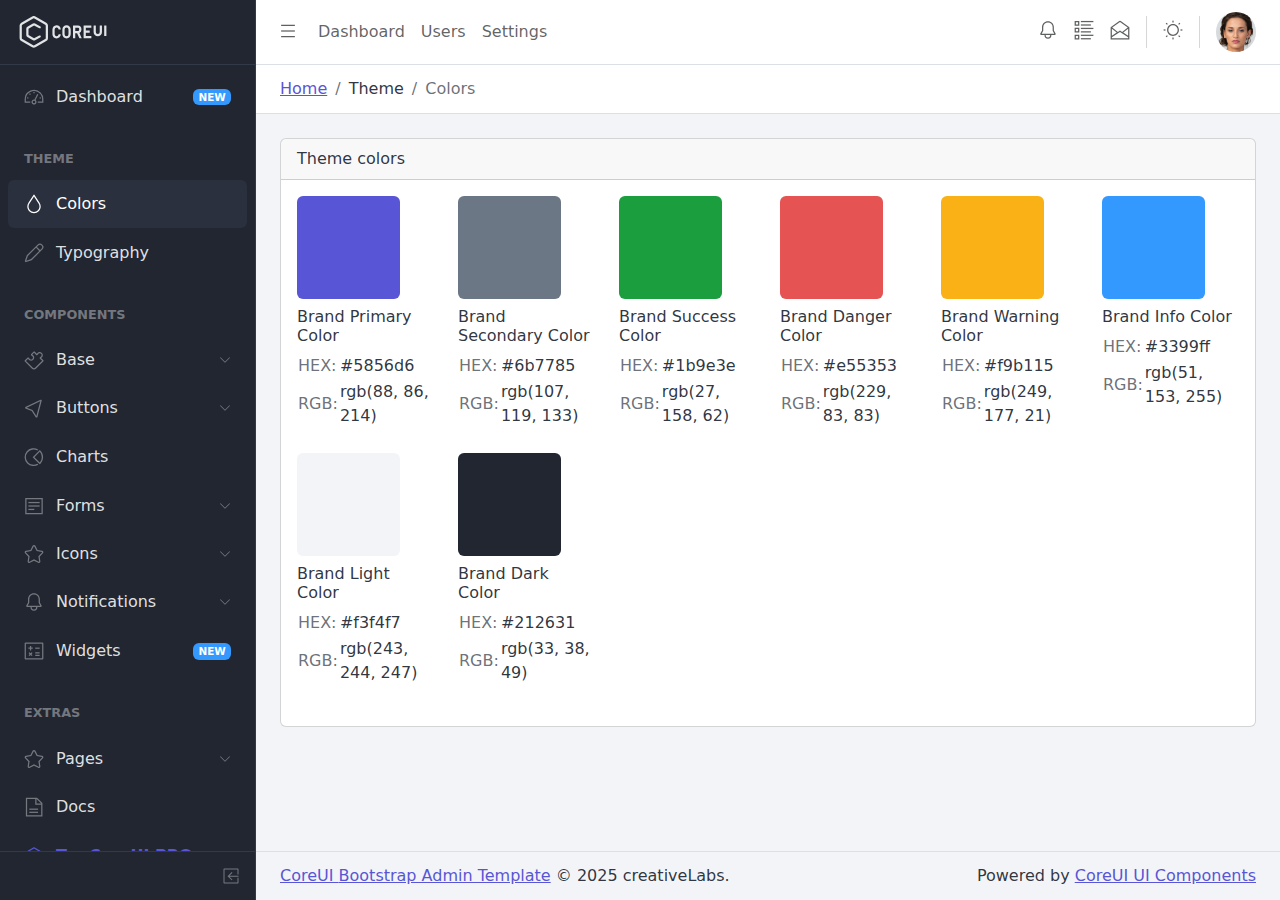
<file: frontend/colors.html>
<!DOCTYPE html><!--
* CoreUI - Free Bootstrap Admin Template
* @version v5.2.0
* @link https://coreui.io/product/free-bootstrap-admin-template/
* Copyright (c) 2025 creativeLabs Łukasz Holeczek
* Licensed under MIT (https://github.com/coreui/coreui-free-bootstrap-admin-template/blob/main/LICENSE)
-->
<html lang="en">
  <head>
    <base href="./">
    <meta charset="utf-8">
    <meta http-equiv="X-UA-Compatible" content="IE=edge">
    <meta name="viewport" content="width=device-width, initial-scale=1.0, shrink-to-fit=no">
    <meta name="description" content="CoreUI - Open Source Bootstrap Admin Template">
    <meta name="author" content="Łukasz Holeczek">
    <meta name="keyword" content="Bootstrap,Admin,Template,Open,Source,jQuery,CSS,HTML,RWD,Dashboard">
    <title>CoreUI Free Bootstrap Admin Template</title>
    <link rel="apple-touch-icon" sizes="57x57" href="assets/favicon/apple-icon-57x57.png">
    <link rel="apple-touch-icon" sizes="60x60" href="assets/favicon/apple-icon-60x60.png">
    <link rel="apple-touch-icon" sizes="72x72" href="assets/favicon/apple-icon-72x72.png">
    <link rel="apple-touch-icon" sizes="76x76" href="assets/favicon/apple-icon-76x76.png">
    <link rel="apple-touch-icon" sizes="114x114" href="assets/favicon/apple-icon-114x114.png">
    <link rel="apple-touch-icon" sizes="120x120" href="assets/favicon/apple-icon-120x120.png">
    <link rel="apple-touch-icon" sizes="144x144" href="assets/favicon/apple-icon-144x144.png">
    <link rel="apple-touch-icon" sizes="152x152" href="assets/favicon/apple-icon-152x152.png">
    <link rel="apple-touch-icon" sizes="180x180" href="assets/favicon/apple-icon-180x180.png">
    <link rel="icon" type="image/png" sizes="192x192" href="assets/favicon/android-icon-192x192.png">
    <link rel="icon" type="image/png" sizes="32x32" href="assets/favicon/favicon-32x32.png">
    <link rel="icon" type="image/png" sizes="96x96" href="assets/favicon/favicon-96x96.png">
    <link rel="icon" type="image/png" sizes="16x16" href="assets/favicon/favicon-16x16.png">
    <link rel="manifest" href="assets/favicon/manifest.json">
    <meta name="msapplication-TileColor" content="#ffffff">
    <meta name="msapplication-TileImage" content="assets/favicon/ms-icon-144x144.png">
    <meta name="theme-color" content="#ffffff">
    <!-- Vendors styles-->
    <link rel="stylesheet" href="vendors/simplebar/css/simplebar.css">
    <link rel="stylesheet" href="css/vendors/simplebar.css">
    <!-- Main styles for this application-->
    <link href="css/style.css" rel="stylesheet">
    <!-- We use those styles to show code examples, you should remove them in your application.-->
    <link href="css/examples.css" rel="stylesheet">
    <script src="js/config.js"></script>
    <script src="js/color-modes.js"></script>
  </head>
  <body>
    <div class="sidebar sidebar-dark sidebar-fixed border-end" id="sidebar">
      <div class="sidebar-header border-bottom">
        <div class="sidebar-brand">
          <svg class="sidebar-brand-full" width="88" height="32" alt="CoreUI Logo">
            <use xlink:href="assets/brand/coreui.svg#full"></use>
          </svg>
          <svg class="sidebar-brand-narrow" width="32" height="32" alt="CoreUI Logo">
            <use xlink:href="assets/brand/coreui.svg#signet"></use>
          </svg>
        </div>
        <button class="btn-close d-lg-none" type="button" data-coreui-theme="dark" aria-label="Close" onclick="coreui.Sidebar.getInstance(document.querySelector(&quot;#sidebar&quot;)).toggle()"></button>
      </div>
      <ul class="sidebar-nav" data-coreui="navigation" data-simplebar="">
        <li class="nav-item"><a class="nav-link" href="index.html">
            <svg class="nav-icon">
              <use xlink:href="vendors/@coreui/icons/svg/free.svg#cil-speedometer"></use>
            </svg> Dashboard<span class="badge badge-sm bg-info ms-auto">NEW</span></a></li>
        <li class="nav-title">Theme</li>
        <li class="nav-item"><a class="nav-link" href="colors.html">
            <svg class="nav-icon">
              <use xlink:href="vendors/@coreui/icons/svg/free.svg#cil-drop"></use>
            </svg> Colors</a></li>
        <li class="nav-item"><a class="nav-link" href="typography.html">
            <svg class="nav-icon">
              <use xlink:href="vendors/@coreui/icons/svg/free.svg#cil-pencil"></use>
            </svg> Typography</a></li>
        <li class="nav-title">Components</li>
        <li class="nav-group"><a class="nav-link nav-group-toggle" href="#">
            <svg class="nav-icon">
              <use xlink:href="vendors/@coreui/icons/svg/free.svg#cil-puzzle"></use>
            </svg> Base</a>
          <ul class="nav-group-items compact">
            <li class="nav-item"><a class="nav-link" href="base/accordion.html"><span class="nav-icon"><span class="nav-icon-bullet"></span></span> Accordion</a></li>
            <li class="nav-item"><a class="nav-link" href="base/breadcrumb.html"><span class="nav-icon"><span class="nav-icon-bullet"></span></span> Breadcrumb</a></li>
            <li class="nav-item"><a class="nav-link" href="https://coreui.io/bootstrap/docs/components/calendar/" target="_blank"><span class="nav-icon"><span class="nav-icon-bullet"></span></span> Calendar
                <svg class="icon icon-sm ms-2">
                  <use xlink:href="vendors/@coreui/icons/svg/free.svg#cil-external-link"></use>
                </svg><span class="badge badge-sm bg-danger ms-auto">PRO</span></a></li>
            <li class="nav-item"><a class="nav-link" href="base/cards.html"><span class="nav-icon"><span class="nav-icon-bullet"></span></span> Cards</a></li>
            <li class="nav-item"><a class="nav-link" href="base/carousel.html"><span class="nav-icon"><span class="nav-icon-bullet"></span></span> Carousel</a></li>
            <li class="nav-item"><a class="nav-link" href="base/collapse.html"><span class="nav-icon"><span class="nav-icon-bullet"></span></span> Collapse</a></li>
            <li class="nav-item"><a class="nav-link" href="base/list-group.html"><span class="nav-icon"><span class="nav-icon-bullet"></span></span> List group</a></li>
            <li class="nav-item"><a class="nav-link" href="base/navs-tabs.html"><span class="nav-icon"><span class="nav-icon-bullet"></span></span> Navs &amp; Tabs</a></li>
            <li class="nav-item"><a class="nav-link" href="base/pagination.html"><span class="nav-icon"><span class="nav-icon-bullet"></span></span> Pagination</a></li>
            <li class="nav-item"><a class="nav-link" href="base/placeholders.html"><span class="nav-icon"><span class="nav-icon-bullet"></span></span> Placeholders</a></li>
            <li class="nav-item"><a class="nav-link" href="base/popovers.html"><span class="nav-icon"><span class="nav-icon-bullet"></span></span> Popovers</a></li>
            <li class="nav-item"><a class="nav-link" href="base/progress.html"><span class="nav-icon"><span class="nav-icon-bullet"></span></span> Progress</a></li>
            <li class="nav-item"><a class="nav-link" href="base/spinners.html"><span class="nav-icon"><span class="nav-icon-bullet"></span></span> Spinners</a></li>
            <li class="nav-item"><a class="nav-link" href="base/tables.html"><span class="nav-icon"><span class="nav-icon-bullet"></span></span> Tables</a></li>
            <li class="nav-item"><a class="nav-link" href="base/tooltips.html"><span class="nav-icon"><span class="nav-icon-bullet"></span></span> Tooltips</a></li>
          </ul>
        </li>
        <li class="nav-group"><a class="nav-link nav-group-toggle" href="#">
            <svg class="nav-icon">
              <use xlink:href="vendors/@coreui/icons/svg/free.svg#cil-cursor"></use>
            </svg> Buttons</a>
          <ul class="nav-group-items compact">
            <li class="nav-item"><a class="nav-link" href="buttons/buttons.html"><span class="nav-icon"><span class="nav-icon-bullet"></span></span> Buttons</a></li>
            <li class="nav-item"><a class="nav-link" href="buttons/button-group.html"><span class="nav-icon"><span class="nav-icon-bullet"></span></span> Buttons Group</a></li>
            <li class="nav-item"><a class="nav-link" href="buttons/dropdowns.html"><span class="nav-icon"><span class="nav-icon-bullet"></span></span> Dropdowns</a></li>
            <li class="nav-item"><a class="nav-link" href="https://coreui.io/bootstrap/docs/components/loading-buttons/" target="_blank"><span class="nav-icon"><span class="nav-icon-bullet"></span></span> Loading Buttons
                <svg class="icon icon-sm ms-2">
                  <use xlink:href="vendors/@coreui/icons/svg/free.svg#cil-external-link"></use>
                </svg><span class="badge badge-sm bg-danger ms-auto">PRO</span></a></li>
          </ul>
        </li>
        <li class="nav-item"><a class="nav-link" href="charts.html">
            <svg class="nav-icon">
              <use xlink:href="vendors/@coreui/icons/svg/free.svg#cil-chart-pie"></use>
            </svg> Charts</a></li>
        <li class="nav-group"><a class="nav-link nav-group-toggle" href="#">
            <svg class="nav-icon">
              <use xlink:href="vendors/@coreui/icons/svg/free.svg#cil-notes"></use>
            </svg> Forms</a>
          <ul class="nav-group-items compact">
            <li class="nav-item"><a class="nav-link" href="forms/form-control.html"><span class="nav-icon"><span class="nav-icon-bullet"></span></span> Form Control</a></li>
            <li class="nav-item"><a class="nav-link" href="forms/select.html"><span class="nav-icon"><span class="nav-icon-bullet"></span></span> Select</a></li>
            <li class="nav-item"><a class="nav-link" href="https://coreui.io/bootstrap/docs/forms/multi-select/" target="_blank"><span class="nav-icon"><span class="nav-icon-bullet"></span></span> Multi Select
                <svg class="icon icon-sm ms-2">
                  <use xlink:href="vendors/@coreui/icons/svg/free.svg#cil-external-link"></use>
                </svg><span class="badge badge-sm bg-danger ms-auto">PRO</span></a></li>
            <li class="nav-item"><a class="nav-link" href="forms/checks-radios.html"><span class="nav-icon"><span class="nav-icon-bullet"></span></span> Checks and radios</a></li>
            <li class="nav-item"><a class="nav-link" href="forms/range.html"><span class="nav-icon"><span class="nav-icon-bullet"></span></span> Range</a></li>
            <li class="nav-item"><a class="nav-link" href="https://coreui.io/bootstrap/docs/forms/range-slider/" target="_blank"><span class="nav-icon"><span class="nav-icon-bullet"></span></span> Range Slider
                <svg class="icon icon-sm ms-2">
                  <use xlink:href="vendors/@coreui/icons/svg/free.svg#cil-external-link"></use>
                </svg><span class="badge badge-sm bg-danger ms-auto">PRO</span></a></li>
            <li class="nav-item"><a class="nav-link" href="forms/input-group.html"><span class="nav-icon"><span class="nav-icon-bullet"></span></span> Input group</a></li>
            <li class="nav-item"><a class="nav-link" href="forms/floating-labels.html"><span class="nav-icon"><span class="nav-icon-bullet"></span></span> Floating labels</a></li>
            <li class="nav-item"><a class="nav-link" href="https://coreui.io/bootstrap/docs/forms/date-picker/" target="_blank"><span class="nav-icon"><span class="nav-icon-bullet"></span></span> Date Picker
                <svg class="icon icon-sm ms-2">
                  <use xlink:href="vendors/@coreui/icons/svg/free.svg#cil-external-link"></use>
                </svg><span class="badge badge-sm bg-danger ms-auto">PRO</span></a></li>
            <li class="nav-item"><a class="nav-link" href="https://coreui.io/bootstrap/docs/forms/date-range-picker/" target="_blank"><span class="nav-icon"><span class="nav-icon-bullet"></span></span> Date Range Picker<span class="badge badge-sm bg-danger ms-auto">PRO</span></a></li>
            <li class="nav-item"><a class="nav-link" href="https://coreui.io/bootstrap/docs/forms/rating/" target="_blank"><span class="nav-icon"><span class="nav-icon-bullet"></span></span> Rating
                <svg class="icon icon-sm ms-2">
                  <use xlink:href="vendors/@coreui/icons/svg/free.svg#cil-external-link"></use>
                </svg><span class="badge badge-sm bg-danger ms-auto">PRO</span></a></li>
            <li class="nav-item"><a class="nav-link" href="https://coreui.io/bootstrap/docs/forms/time-picker/" target="_blank"><span class="nav-icon"><span class="nav-icon-bullet"></span></span> Time Picker
                <svg class="icon icon-sm ms-2">
                  <use xlink:href="vendors/@coreui/icons/svg/free.svg#cil-external-link"></use>
                </svg><span class="badge badge-sm bg-danger ms-auto">PRO</span></a></li>
            <li class="nav-item"><a class="nav-link" href="forms/layout.html"><span class="nav-icon"><span class="nav-icon-bullet"></span></span> Layout</a></li>
            <li class="nav-item"><a class="nav-link" href="forms/validation.html"><span class="nav-icon"><span class="nav-icon-bullet"></span></span> Validation</a></li>
          </ul>
        </li>
        <li class="nav-group"><a class="nav-link nav-group-toggle" href="#">
            <svg class="nav-icon">
              <use xlink:href="vendors/@coreui/icons/svg/free.svg#cil-star"></use>
            </svg> Icons</a>
          <ul class="nav-group-items compact">
            <li class="nav-item"><a class="nav-link" href="icons/coreui-icons-free.html"><span class="nav-icon"><span class="nav-icon-bullet"></span></span> CoreUI Icons<span class="badge badge-sm bg-success ms-auto">Free</span></a></li>
            <li class="nav-item"><a class="nav-link" href="icons/coreui-icons-brand.html"><span class="nav-icon"><span class="nav-icon-bullet"></span></span> CoreUI Icons - Brand</a></li>
            <li class="nav-item"><a class="nav-link" href="icons/coreui-icons-flag.html"><span class="nav-icon"><span class="nav-icon-bullet"></span></span> CoreUI Icons - Flag</a></li>
          </ul>
        </li>
        <li class="nav-group"><a class="nav-link nav-group-toggle" href="#">
            <svg class="nav-icon">
              <use xlink:href="vendors/@coreui/icons/svg/free.svg#cil-bell"></use>
            </svg> Notifications</a>
          <ul class="nav-group-items compact">
            <li class="nav-item"><a class="nav-link" href="notifications/alerts.html"><span class="nav-icon"><span class="nav-icon-bullet"></span></span> Alerts</a></li>
            <li class="nav-item"><a class="nav-link" href="notifications/badge.html"><span class="nav-icon"><span class="nav-icon-bullet"></span></span> Badge</a></li>
            <li class="nav-item"><a class="nav-link" href="notifications/modals.html"><span class="nav-icon"><span class="nav-icon-bullet"></span></span> Modals</a></li>
            <li class="nav-item"><a class="nav-link" href="notifications/toasts.html"><span class="nav-icon"><span class="nav-icon-bullet"></span></span> Toasts</a></li>
          </ul>
        </li>
        <li class="nav-item"><a class="nav-link" href="widgets.html">
            <svg class="nav-icon">
              <use xlink:href="vendors/@coreui/icons/svg/free.svg#cil-calculator"></use>
            </svg> Widgets<span class="badge badge-sm bg-info ms-auto">NEW</span></a></li>
        <li class="nav-divider"></li>
        <li class="nav-title">Extras</li>
        <li class="nav-group"><a class="nav-link nav-group-toggle" href="#">
            <svg class="nav-icon">
              <use xlink:href="vendors/@coreui/icons/svg/free.svg#cil-star"></use>
            </svg> Pages</a>
          <ul class="nav-group-items compact">
            <li class="nav-item"><a class="nav-link" href="login.html" target="_top">
                <svg class="nav-icon">
                  <use xlink:href="vendors/@coreui/icons/svg/free.svg#cil-account-logout"></use>
                </svg> Login</a></li>
            <li class="nav-item"><a class="nav-link" href="register.html" target="_top">
                <svg class="nav-icon">
                  <use xlink:href="vendors/@coreui/icons/svg/free.svg#cil-account-logout"></use>
                </svg> Register</a></li>
            <li class="nav-item"><a class="nav-link" href="404.html" target="_top">
                <svg class="nav-icon">
                  <use xlink:href="vendors/@coreui/icons/svg/free.svg#cil-bug"></use>
                </svg> Error 404</a></li>
            <li class="nav-item"><a class="nav-link" href="500.html" target="_top">
                <svg class="nav-icon">
                  <use xlink:href="vendors/@coreui/icons/svg/free.svg#cil-bug"></use>
                </svg> Error 500</a></li>
          </ul>
        </li>
        <li class="nav-item mt-auto"><a class="nav-link" href="https://coreui.io/docs/templates/installation/" target="_blank">
            <svg class="nav-icon">
              <use xlink:href="vendors/@coreui/icons/svg/free.svg#cil-description"></use>
            </svg> Docs</a></li>
        <li class="nav-item"><a class="nav-link text-primary fw-semibold" href="https://coreui.io/product/bootstrap-dashboard-template/" target="_top">
            <svg class="nav-icon text-primary">
              <use xlink:href="vendors/@coreui/icons/svg/free.svg#cil-layers"></use>
            </svg> Try CoreUI PRO</a></li>
      </ul>
      <div class="sidebar-footer border-top d-none d-md-flex">
        <button class="sidebar-toggler" type="button" data-coreui-toggle="unfoldable"></button>
      </div>
    </div>
    <div class="wrapper d-flex flex-column min-vh-100">
      <header class="header header-sticky p-0 mb-4">
        <div class="container-fluid border-bottom px-4">
          <button class="header-toggler" type="button" onclick="coreui.Sidebar.getInstance(document.querySelector('#sidebar')).toggle()" style="margin-inline-start: -14px;">
            <svg class="icon icon-lg">
              <use xlink:href="vendors/@coreui/icons/svg/free.svg#cil-menu"></use>
            </svg>
          </button>
          <ul class="header-nav d-none d-lg-flex">
            <li class="nav-item"><a class="nav-link" href="#">Dashboard</a></li>
            <li class="nav-item"><a class="nav-link" href="#">Users</a></li>
            <li class="nav-item"><a class="nav-link" href="#">Settings</a></li>
          </ul>
          <ul class="header-nav ms-auto">
            <li class="nav-item"><a class="nav-link" href="#">
                <svg class="icon icon-lg">
                  <use xlink:href="vendors/@coreui/icons/svg/free.svg#cil-bell"></use>
                </svg></a></li>
            <li class="nav-item"><a class="nav-link" href="#">
                <svg class="icon icon-lg">
                  <use xlink:href="vendors/@coreui/icons/svg/free.svg#cil-list-rich"></use>
                </svg></a></li>
            <li class="nav-item"><a class="nav-link" href="#">
                <svg class="icon icon-lg">
                  <use xlink:href="vendors/@coreui/icons/svg/free.svg#cil-envelope-open"></use>
                </svg></a></li>
          </ul>
          <ul class="header-nav">
            <li class="nav-item py-1">
              <div class="vr h-100 mx-2 text-body text-opacity-75"></div>
            </li>
            <li class="nav-item dropdown">
              <button class="btn btn-link nav-link py-2 px-2 d-flex align-items-center" type="button" aria-expanded="false" data-coreui-toggle="dropdown">
                <svg class="icon icon-lg theme-icon-active">
                  <use xlink:href="vendors/@coreui/icons/svg/free.svg#cil-contrast"></use>
                </svg>
              </button>
              <ul class="dropdown-menu dropdown-menu-end" style="--cui-dropdown-min-width: 8rem;">
                <li>
                  <button class="dropdown-item d-flex align-items-center" type="button" data-coreui-theme-value="light">
                    <svg class="icon icon-lg me-3">
                      <use xlink:href="vendors/@coreui/icons/svg/free.svg#cil-sun"></use>
                    </svg>Light
                  </button>
                </li>
                <li>
                  <button class="dropdown-item d-flex align-items-center" type="button" data-coreui-theme-value="dark">
                    <svg class="icon icon-lg me-3">
                      <use xlink:href="vendors/@coreui/icons/svg/free.svg#cil-moon"></use>
                    </svg>Dark
                  </button>
                </li>
                <li>
                  <button class="dropdown-item d-flex align-items-center active" type="button" data-coreui-theme-value="auto">
                    <svg class="icon icon-lg me-3">
                      <use xlink:href="vendors/@coreui/icons/svg/free.svg#cil-contrast"></use>
                    </svg>Auto
                  </button>
                </li>
              </ul>
            </li>
            <li class="nav-item py-1">
              <div class="vr h-100 mx-2 text-body text-opacity-75"></div>
            </li>
            <li class="nav-item dropdown"><a class="nav-link py-0 pe-0" data-coreui-toggle="dropdown" href="#" role="button" aria-haspopup="true" aria-expanded="false">
                <div class="avatar avatar-md"><img class="avatar-img" src="assets/img/avatars/8.jpg" alt="user@email.com"></div>
              </a>
              <div class="dropdown-menu dropdown-menu-end pt-0">
                <div class="dropdown-header bg-body-tertiary text-body-secondary fw-semibold rounded-top mb-2">Account</div><a class="dropdown-item" href="#">
                  <svg class="icon me-2">
                    <use xlink:href="vendors/@coreui/icons/svg/free.svg#cil-bell"></use>
                  </svg> Updates<span class="badge badge-sm bg-info ms-2">42</span></a><a class="dropdown-item" href="#">
                  <svg class="icon me-2">
                    <use xlink:href="vendors/@coreui/icons/svg/free.svg#cil-envelope-open"></use>
                  </svg> Messages<span class="badge badge-sm bg-success ms-2">42</span></a><a class="dropdown-item" href="#">
                  <svg class="icon me-2">
                    <use xlink:href="vendors/@coreui/icons/svg/free.svg#cil-task"></use>
                  </svg> Tasks<span class="badge badge-sm bg-danger ms-2">42</span></a><a class="dropdown-item" href="#">
                  <svg class="icon me-2">
                    <use xlink:href="vendors/@coreui/icons/svg/free.svg#cil-comment-square"></use>
                  </svg> Comments<span class="badge badge-sm bg-warning ms-2">42</span></a>
                <div class="dropdown-header bg-body-tertiary text-body-secondary fw-semibold my-2">
                  <div class="fw-semibold">Settings</div>
                </div><a class="dropdown-item" href="#">
                  <svg class="icon me-2">
                    <use xlink:href="vendors/@coreui/icons/svg/free.svg#cil-user"></use>
                  </svg> Profile</a><a class="dropdown-item" href="#">
                  <svg class="icon me-2">
                    <use xlink:href="vendors/@coreui/icons/svg/free.svg#cil-settings"></use>
                  </svg> Settings</a><a class="dropdown-item" href="#">
                  <svg class="icon me-2">
                    <use xlink:href="vendors/@coreui/icons/svg/free.svg#cil-credit-card"></use>
                  </svg> Payments<span class="badge badge-sm bg-secondary ms-2">42</span></a><a class="dropdown-item" href="#">
                  <svg class="icon me-2">
                    <use xlink:href="vendors/@coreui/icons/svg/free.svg#cil-file"></use>
                  </svg> Projects<span class="badge badge-sm bg-primary ms-2">42</span></a>
                <div class="dropdown-divider"></div><a class="dropdown-item" href="#">
                  <svg class="icon me-2">
                    <use xlink:href="vendors/@coreui/icons/svg/free.svg#cil-lock-locked"></use>
                  </svg> Lock Account</a><a class="dropdown-item" href="#">
                  <svg class="icon me-2">
                    <use xlink:href="vendors/@coreui/icons/svg/free.svg#cil-account-logout"></use>
                  </svg> Logout</a>
              </div>
            </li>
          </ul>
        </div>
        <div class="container-fluid px-4">
          <nav aria-label="breadcrumb">
            <ol class="breadcrumb my-0">
              <li class="breadcrumb-item"><a href="#">Home</a>
              </li>
              <li class="breadcrumb-item"><span>Theme</span>
              </li>
              <li class="breadcrumb-item active"><span>Colors</span>
              </li>
            </ol>
          </nav>
        </div>
      </header>
      <div class="body flex-grow-1">
        <div class="container-lg px-4">
          <div class="card mb-4">
            <div class="card-header"> Theme colors</div>
            <div class="card-body">
              <div class="row">
                <div class="col-xl-2 col-md-3 col-sm-4 col-6 mb-4">
                  <div class="bg-primary theme-color w-75 rounded mb-2" style="padding-top:75%"></div>
                  <h6>Brand Primary Color</h6>
                </div>
                <div class="col-xl-2 col-md-3 col-sm-4 col-6 mb-4">
                  <div class="bg-secondary theme-color w-75 rounded mb-2" style="padding-top:75%"></div>
                  <h6>Brand Secondary Color</h6>
                </div>
                <div class="col-xl-2 col-md-3 col-sm-4 col-6 mb-4">
                  <div class="bg-success theme-color w-75 rounded mb-2" style="padding-top:75%"></div>
                  <h6>Brand Success Color</h6>
                </div>
                <div class="col-xl-2 col-md-3 col-sm-4 col-6 mb-4">
                  <div class="bg-danger theme-color w-75 rounded mb-2" style="padding-top:75%"></div>
                  <h6>Brand Danger Color</h6>
                </div>
                <div class="col-xl-2 col-md-3 col-sm-4 col-6 mb-4">
                  <div class="bg-warning theme-color w-75 rounded mb-2" style="padding-top:75%"></div>
                  <h6>Brand Warning Color</h6>
                </div>
                <div class="col-xl-2 col-md-3 col-sm-4 col-6 mb-4">
                  <div class="bg-info theme-color w-75 rounded mb-2" style="padding-top:75%"></div>
                  <h6>Brand Info Color</h6>
                </div>
                <div class="col-xl-2 col-md-3 col-sm-4 col-6 mb-4">
                  <div class="bg-light theme-color w-75 rounded mb-2" style="padding-top:75%"></div>
                  <h6>Brand Light Color</h6>
                </div>
                <div class="col-xl-2 col-md-3 col-sm-4 col-6 mb-4">
                  <div class="bg-dark theme-color w-75 rounded mb-2" style="padding-top:75%"></div>
                  <h6>Brand Dark Color</h6>
                </div>
              </div>
            </div>
          </div>
        </div>
      </div>
      <footer class="footer px-4">
        <div><a href="https://coreui.io">CoreUI </a><a href="https://coreui.io/product/free-bootstrap-admin-template/">Bootstrap Admin Template</a> © 2025 creativeLabs.</div>
        <div class="ms-auto">Powered by&nbsp;<a href="https://coreui.io/docs/">CoreUI UI Components</a></div>
      </footer>
    </div>
    <!-- CoreUI and necessary plugins-->
    <script src="vendors/@coreui/coreui/js/coreui.bundle.min.js"></script>
    <script src="vendors/simplebar/js/simplebar.min.js"></script>
    <script>
      const header = document.querySelector('header.header');

      document.addEventListener('scroll', () => {
        if (header) {
          header.classList.toggle('shadow-sm', document.documentElement.scrollTop > 0);
        }
      });
    </script>
    <!-- Plugins and scripts required by this view-->
    <script src="vendors/@coreui/utils/js/index.js"></script>
    <script src="js/colors.js"></script>
    <script>
    </script>

  </body>
</html>
</file>
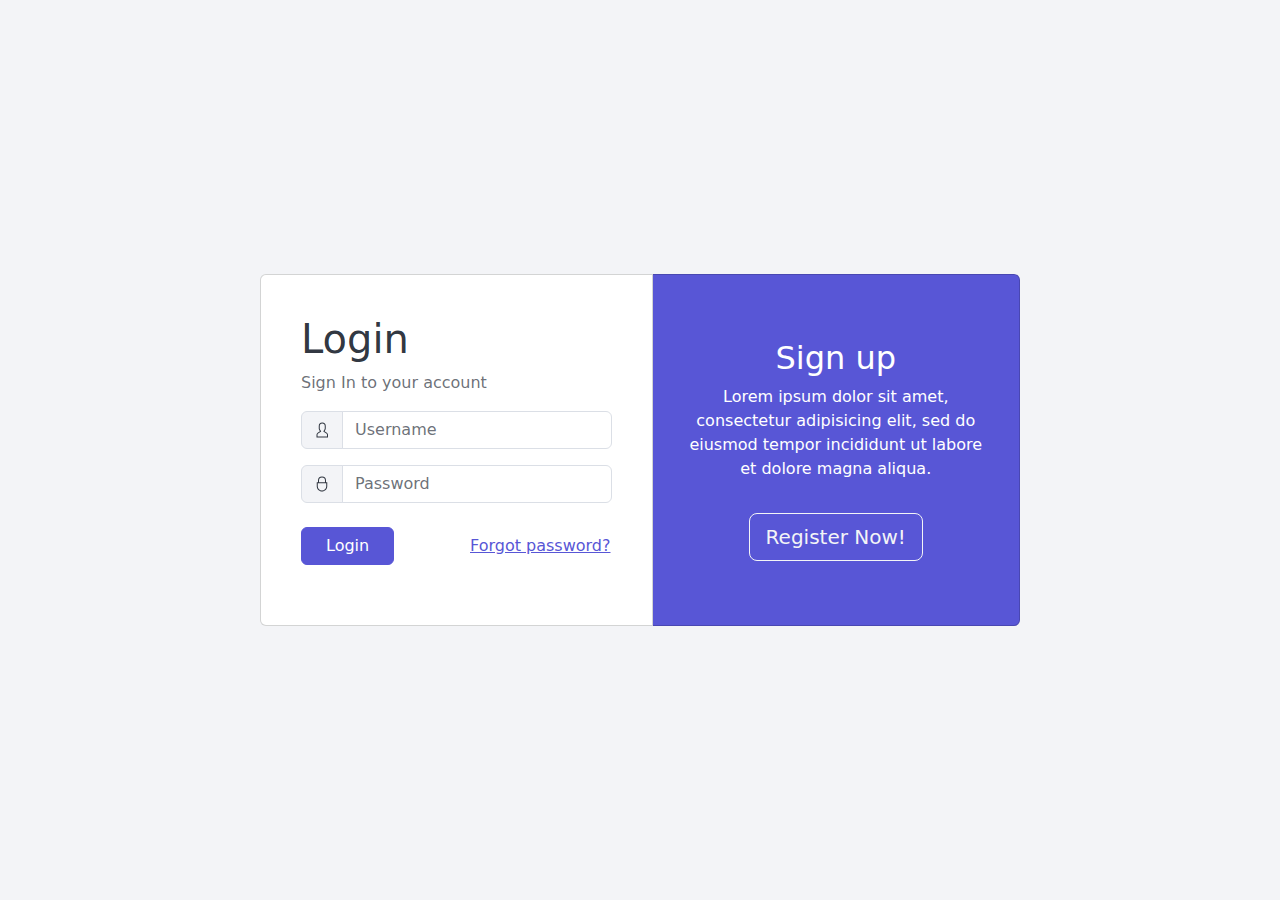
<file: frontend/login.html>
<!DOCTYPE html><!--
* CoreUI - Free Bootstrap Admin Template
* @version v5.2.0
* @link https://coreui.io/product/free-bootstrap-admin-template/
* Copyright (c) 2025 creativeLabs Łukasz Holeczek
* Licensed under MIT (https://github.com/coreui/coreui-free-bootstrap-admin-template/blob/main/LICENSE)
-->
<html lang="en">
  <head>
    <base href="./">
    <meta charset="utf-8">
    <meta http-equiv="X-UA-Compatible" content="IE=edge">
    <meta name="viewport" content="width=device-width, initial-scale=1.0, shrink-to-fit=no">
    <meta name="description" content="CoreUI - Open Source Bootstrap Admin Template">
    <meta name="author" content="Łukasz Holeczek">
    <meta name="keyword" content="Bootstrap,Admin,Template,Open,Source,jQuery,CSS,HTML,RWD,Dashboard">
    <title>CoreUI Free Bootstrap Admin Template</title>
    <link rel="apple-touch-icon" sizes="57x57" href="assets/favicon/apple-icon-57x57.png">
    <link rel="apple-touch-icon" sizes="60x60" href="assets/favicon/apple-icon-60x60.png">
    <link rel="apple-touch-icon" sizes="72x72" href="assets/favicon/apple-icon-72x72.png">
    <link rel="apple-touch-icon" sizes="76x76" href="assets/favicon/apple-icon-76x76.png">
    <link rel="apple-touch-icon" sizes="114x114" href="assets/favicon/apple-icon-114x114.png">
    <link rel="apple-touch-icon" sizes="120x120" href="assets/favicon/apple-icon-120x120.png">
    <link rel="apple-touch-icon" sizes="144x144" href="assets/favicon/apple-icon-144x144.png">
    <link rel="apple-touch-icon" sizes="152x152" href="assets/favicon/apple-icon-152x152.png">
    <link rel="apple-touch-icon" sizes="180x180" href="assets/favicon/apple-icon-180x180.png">
    <link rel="icon" type="image/png" sizes="192x192" href="assets/favicon/android-icon-192x192.png">
    <link rel="icon" type="image/png" sizes="32x32" href="assets/favicon/favicon-32x32.png">
    <link rel="icon" type="image/png" sizes="96x96" href="assets/favicon/favicon-96x96.png">
    <link rel="icon" type="image/png" sizes="16x16" href="assets/favicon/favicon-16x16.png">
    <link rel="manifest" href="assets/favicon/manifest.json">
    <meta name="msapplication-TileColor" content="#ffffff">
    <meta name="msapplication-TileImage" content="assets/favicon/ms-icon-144x144.png">
    <meta name="theme-color" content="#ffffff">
    <!-- Vendors styles-->
    <link rel="stylesheet" href="vendors/simplebar/css/simplebar.css">
    <link rel="stylesheet" href="css/vendors/simplebar.css">
    <!-- Main styles for this application-->
    <link href="css/style.css" rel="stylesheet">
    <!-- We use those styles to show code examples, you should remove them in your application.-->
    <link href="css/examples.css" rel="stylesheet">
    <script src="js/config.js"></script>
    <script src="js/color-modes.js"></script>
  </head>
  <body>
    <div class="bg-body-tertiary min-vh-100 d-flex flex-row align-items-center">
      <div class="container">
        <div class="row justify-content-center">
          <div class="col-lg-8">
            <div class="card-group d-block d-md-flex row">
              <div class="card col-md-7 p-4 mb-0">
                <div class="card-body">
                  <h1>Login</h1>
                  <p class="text-body-secondary">Sign In to your account</p>
                  <div class="input-group mb-3"><span class="input-group-text">
                      <svg class="icon">
                        <use xlink:href="vendors/@coreui/icons/svg/free.svg#cil-user"></use>
                      </svg></span>
                    <input class="form-control" type="text" placeholder="Username">
                  </div>
                  <div class="input-group mb-4"><span class="input-group-text">
                      <svg class="icon">
                        <use xlink:href="vendors/@coreui/icons/svg/free.svg#cil-lock-locked"></use>
                      </svg></span>
                    <input class="form-control" type="password" placeholder="Password">
                  </div>
                  <div class="row">
                    <div class="col-6">
                      <button class="btn btn-primary px-4" type="button">Login</button>
                    </div>
                    <div class="col-6 text-end">
                      <button class="btn btn-link px-0" type="button">Forgot password?</button>
                    </div>
                  </div>
                </div>
              </div>
              <div class="card col-md-5 text-white bg-primary py-5">
                <div class="card-body text-center">
                  <div>
                    <h2>Sign up</h2>
                    <p>Lorem ipsum dolor sit amet, consectetur adipisicing elit, sed do eiusmod tempor incididunt ut labore et dolore magna aliqua.</p>
                    <button class="btn btn-lg btn-outline-light mt-3" type="button">Register Now!</button>
                  </div>
                </div>
              </div>
            </div>
          </div>
        </div>
      </div>
    </div>
    <!-- CoreUI and necessary plugins-->
    <script src="vendors/@coreui/coreui/js/coreui.bundle.min.js"></script>
    <script src="vendors/simplebar/js/simplebar.min.js"></script>
    <script>
      const header = document.querySelector('header.header');

      document.addEventListener('scroll', () => {
        if (header) {
          header.classList.toggle('shadow-sm', document.documentElement.scrollTop > 0);
        }
      });
    </script>
    <script>
    </script>

  </body>
</html>
</file>
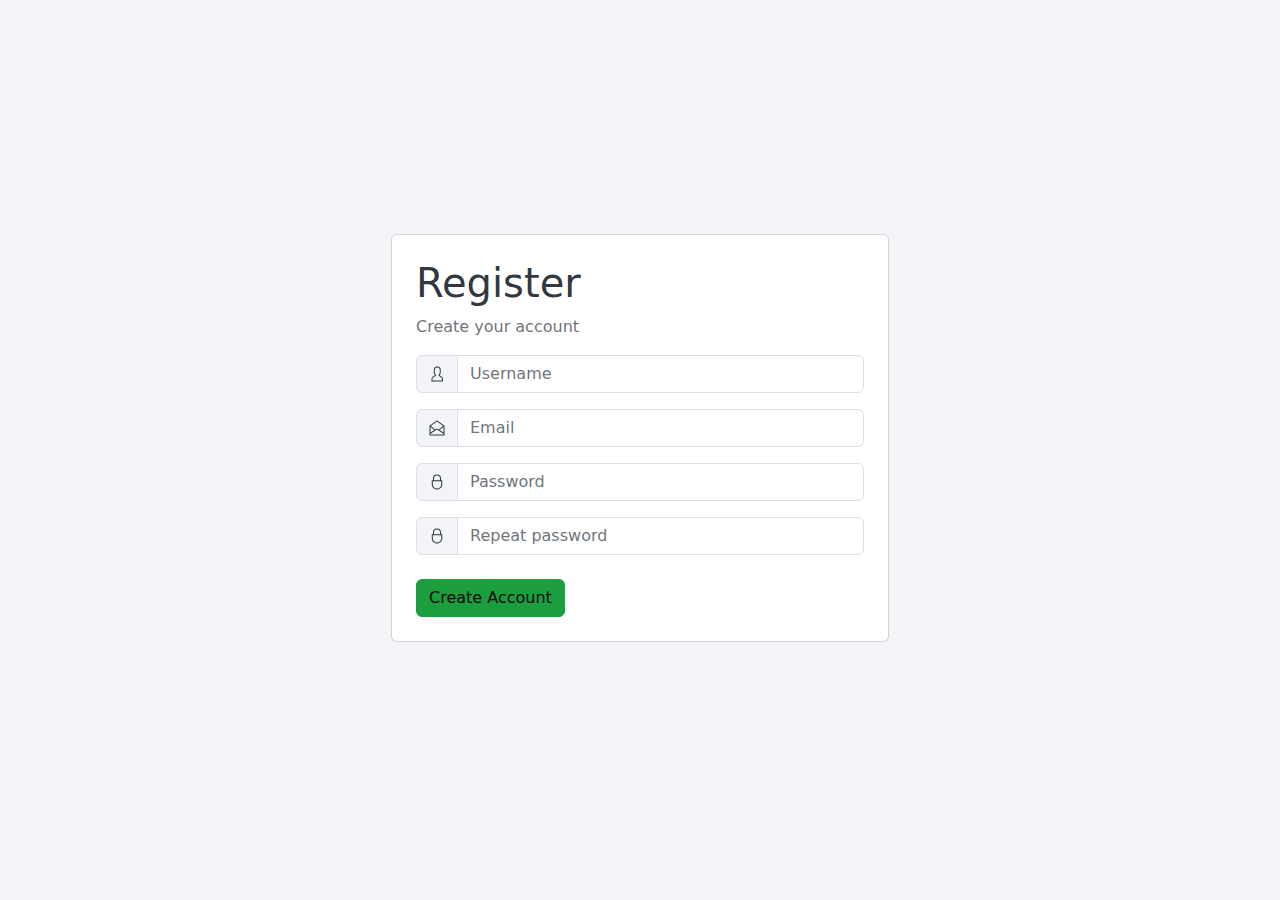
<file: frontend/register.html>
<!DOCTYPE html><!--
* CoreUI - Free Bootstrap Admin Template
* @version v5.2.0
* @link https://coreui.io/product/free-bootstrap-admin-template/
* Copyright (c) 2025 creativeLabs Łukasz Holeczek
* Licensed under MIT (https://github.com/coreui/coreui-free-bootstrap-admin-template/blob/main/LICENSE)
-->
<html lang="en">
  <head>
    <base href="./">
    <meta charset="utf-8">
    <meta http-equiv="X-UA-Compatible" content="IE=edge">
    <meta name="viewport" content="width=device-width, initial-scale=1.0, shrink-to-fit=no">
    <meta name="description" content="CoreUI - Open Source Bootstrap Admin Template">
    <meta name="author" content="Łukasz Holeczek">
    <meta name="keyword" content="Bootstrap,Admin,Template,Open,Source,jQuery,CSS,HTML,RWD,Dashboard">
    <title>CoreUI Free Bootstrap Admin Template</title>
    <link rel="apple-touch-icon" sizes="57x57" href="assets/favicon/apple-icon-57x57.png">
    <link rel="apple-touch-icon" sizes="60x60" href="assets/favicon/apple-icon-60x60.png">
    <link rel="apple-touch-icon" sizes="72x72" href="assets/favicon/apple-icon-72x72.png">
    <link rel="apple-touch-icon" sizes="76x76" href="assets/favicon/apple-icon-76x76.png">
    <link rel="apple-touch-icon" sizes="114x114" href="assets/favicon/apple-icon-114x114.png">
    <link rel="apple-touch-icon" sizes="120x120" href="assets/favicon/apple-icon-120x120.png">
    <link rel="apple-touch-icon" sizes="144x144" href="assets/favicon/apple-icon-144x144.png">
    <link rel="apple-touch-icon" sizes="152x152" href="assets/favicon/apple-icon-152x152.png">
    <link rel="apple-touch-icon" sizes="180x180" href="assets/favicon/apple-icon-180x180.png">
    <link rel="icon" type="image/png" sizes="192x192" href="assets/favicon/android-icon-192x192.png">
    <link rel="icon" type="image/png" sizes="32x32" href="assets/favicon/favicon-32x32.png">
    <link rel="icon" type="image/png" sizes="96x96" href="assets/favicon/favicon-96x96.png">
    <link rel="icon" type="image/png" sizes="16x16" href="assets/favicon/favicon-16x16.png">
    <link rel="manifest" href="assets/favicon/manifest.json">
    <meta name="msapplication-TileColor" content="#ffffff">
    <meta name="msapplication-TileImage" content="assets/favicon/ms-icon-144x144.png">
    <meta name="theme-color" content="#ffffff">
    <!-- Vendors styles-->
    <link rel="stylesheet" href="vendors/simplebar/css/simplebar.css">
    <link rel="stylesheet" href="css/vendors/simplebar.css">
    <!-- Main styles for this application-->
    <link href="css/style.css" rel="stylesheet">
    <!-- We use those styles to show code examples, you should remove them in your application.-->
    <link href="css/examples.css" rel="stylesheet">
    <script src="js/config.js"></script>
    <script src="js/color-modes.js"></script>
  </head>
  <body>
    <div class="bg-body-tertiary min-vh-100 d-flex flex-row align-items-center">
      <div class="container">
        <div class="row justify-content-center">
          <div class="col-md-6">
            <div class="card mb-4 mx-4">
              <div class="card-body p-4">
                <h1>Register</h1>
                <p class="text-body-secondary">Create your account</p>
                <div class="input-group mb-3"><span class="input-group-text">
                    <svg class="icon">
                      <use xlink:href="vendors/@coreui/icons/svg/free.svg#cil-user"></use>

                    </svg></span>
                  <input class="form-control" type="text" placeholder="Username">
                </div>
                <div class="input-group mb-3"><span class="input-group-text">
                    <svg class="icon">
                      <use xlink:href="vendors/@coreui/icons/svg/free.svg#cil-envelope-open"></use>
                    </svg></span>
                  <input class="form-control" type="text" placeholder="Email">
                </div>
                <div class="input-group mb-3"><span class="input-group-text">
                    <svg class="icon">
                      <use xlink:href="vendors/@coreui/icons/svg/free.svg#cil-lock-locked"></use>
                    </svg></span>
                  <input class="form-control" type="password" placeholder="Password">
                </div>
                <div class="input-group mb-4"><span class="input-group-text">
                    <svg class="icon">
                      <use xlink:href="vendors/@coreui/icons/svg/free.svg#cil-lock-locked"></use>
                    </svg></span>
                  <input class="form-control" type="password" placeholder="Repeat password">
                </div>
                <button class="btn btn-block btn-success" type="button">Create Account</button>
              </div>
            </div>
          </div>
        </div>
      </div>
    </div>
    <!-- CoreUI and necessary plugins-->
    <script src="vendors/@coreui/coreui/js/coreui.bundle.min.js"></script>
    <script src="vendors/simplebar/js/simplebar.min.js"></script>
    <script>
      const header = document.querySelector('header.header');

      document.addEventListener('scroll', () => {
        if (header) {
          header.classList.toggle('shadow-sm', document.documentElement.scrollTop > 0);
        }
      });
    </script>
    <script>
    </script>

  </body>
</html>
</file>
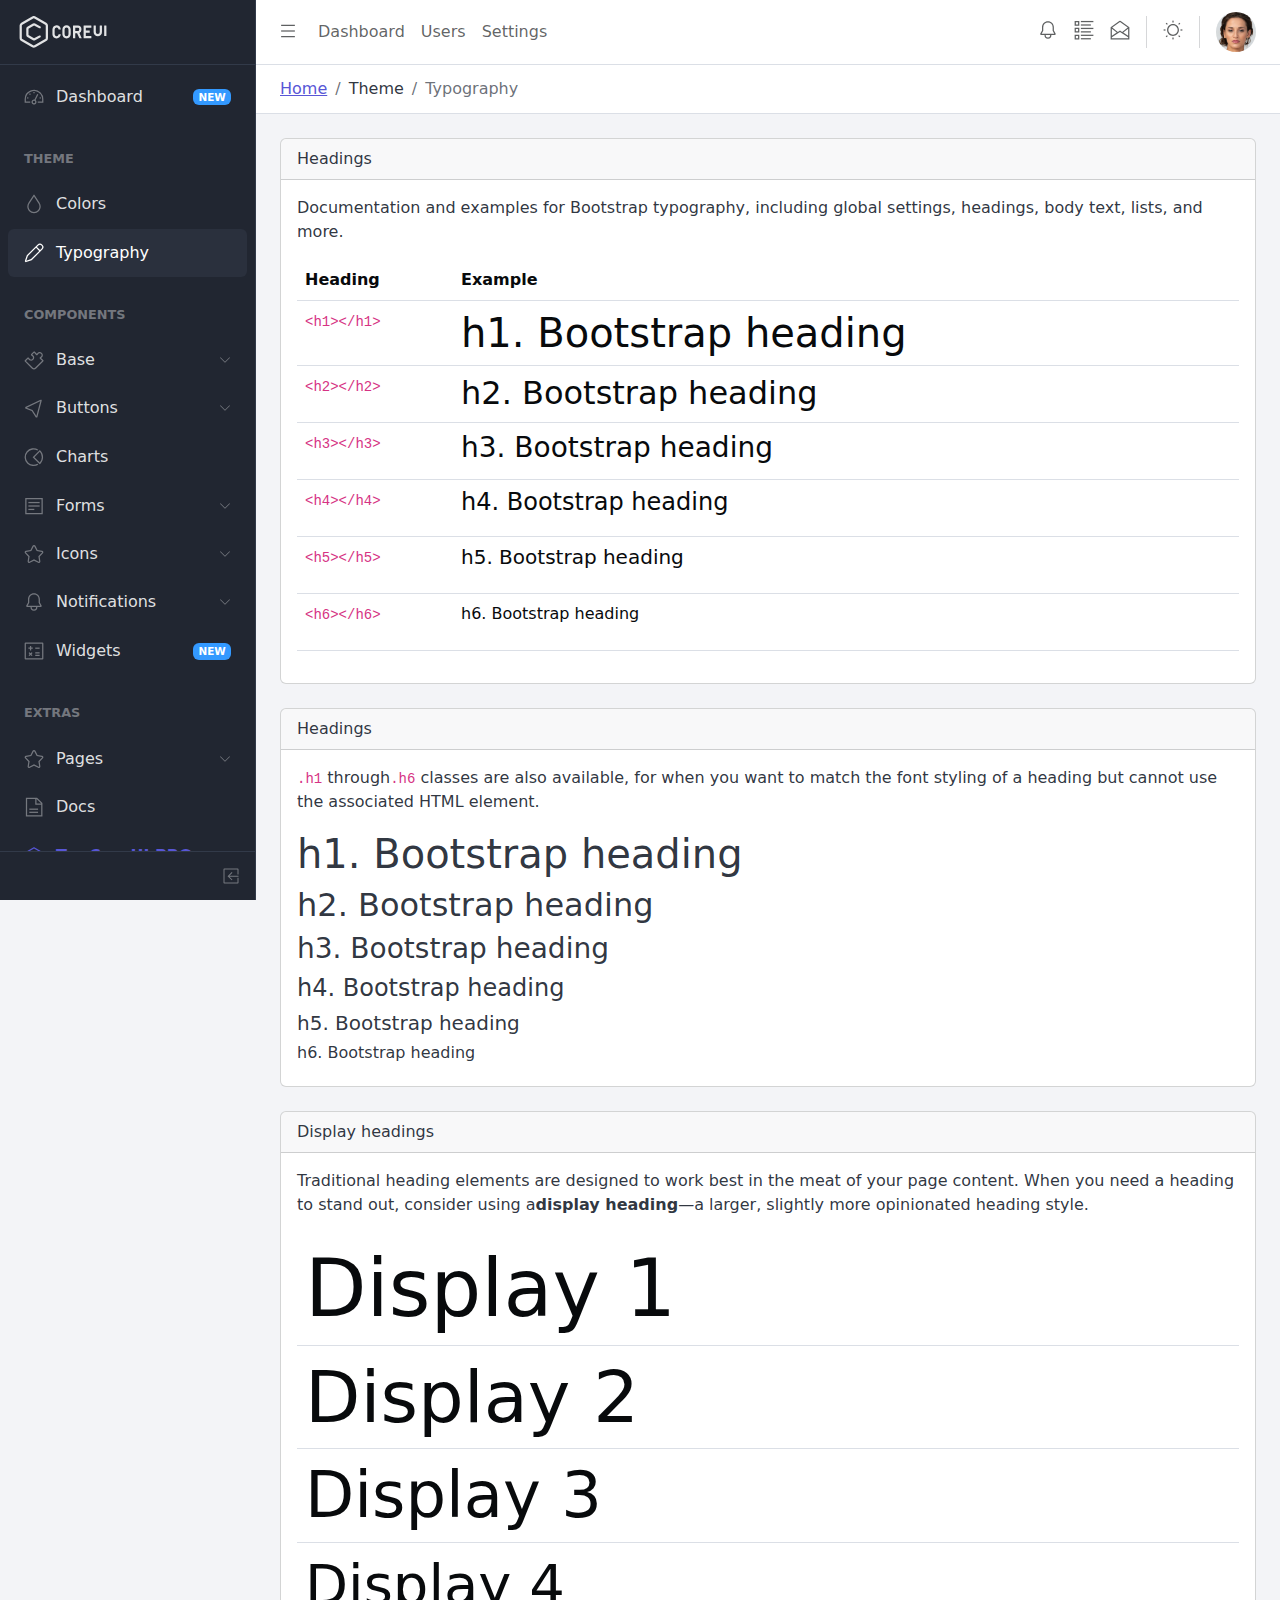
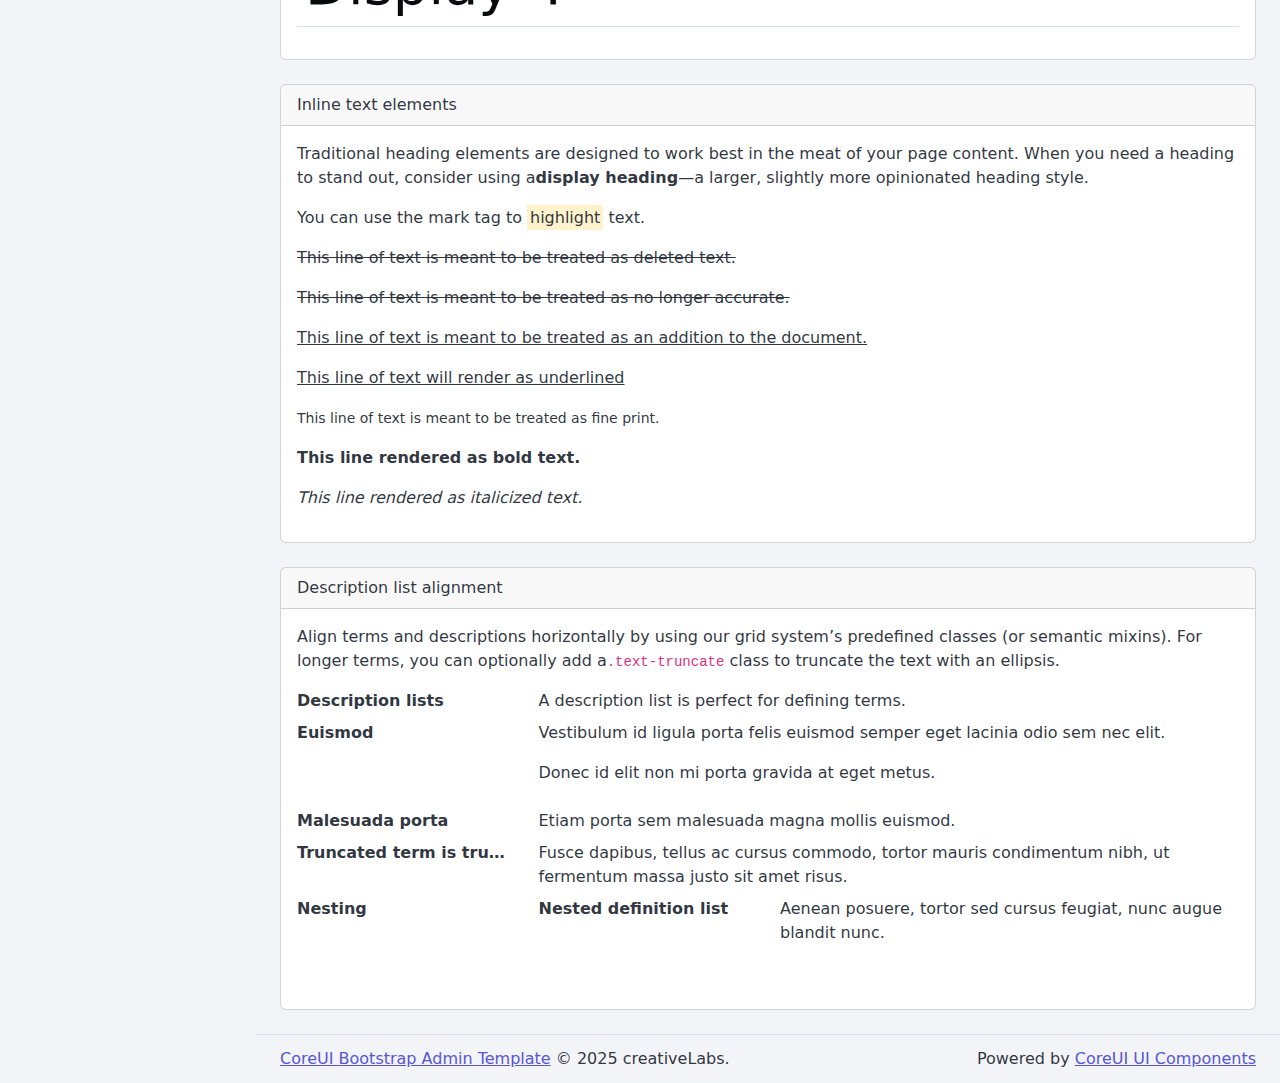
<file: frontend/typography.html>
<!DOCTYPE html><!--
* CoreUI - Free Bootstrap Admin Template
* @version v5.2.0
* @link https://coreui.io/product/free-bootstrap-admin-template/
* Copyright (c) 2025 creativeLabs Łukasz Holeczek
* Licensed under MIT (https://github.com/coreui/coreui-free-bootstrap-admin-template/blob/main/LICENSE)
-->
<html lang="en">
  <head>
    <base href="./">
    <meta charset="utf-8">
    <meta http-equiv="X-UA-Compatible" content="IE=edge">
    <meta name="viewport" content="width=device-width, initial-scale=1.0, shrink-to-fit=no">
    <meta name="description" content="CoreUI - Open Source Bootstrap Admin Template">
    <meta name="author" content="Łukasz Holeczek">
    <meta name="keyword" content="Bootstrap,Admin,Template,Open,Source,jQuery,CSS,HTML,RWD,Dashboard">
    <title>CoreUI Free Bootstrap Admin Template</title>
    <link rel="apple-touch-icon" sizes="57x57" href="assets/favicon/apple-icon-57x57.png">
    <link rel="apple-touch-icon" sizes="60x60" href="assets/favicon/apple-icon-60x60.png">
    <link rel="apple-touch-icon" sizes="72x72" href="assets/favicon/apple-icon-72x72.png">
    <link rel="apple-touch-icon" sizes="76x76" href="assets/favicon/apple-icon-76x76.png">
    <link rel="apple-touch-icon" sizes="114x114" href="assets/favicon/apple-icon-114x114.png">
    <link rel="apple-touch-icon" sizes="120x120" href="assets/favicon/apple-icon-120x120.png">
    <link rel="apple-touch-icon" sizes="144x144" href="assets/favicon/apple-icon-144x144.png">
    <link rel="apple-touch-icon" sizes="152x152" href="assets/favicon/apple-icon-152x152.png">
    <link rel="apple-touch-icon" sizes="180x180" href="assets/favicon/apple-icon-180x180.png">
    <link rel="icon" type="image/png" sizes="192x192" href="assets/favicon/android-icon-192x192.png">
    <link rel="icon" type="image/png" sizes="32x32" href="assets/favicon/favicon-32x32.png">
    <link rel="icon" type="image/png" sizes="96x96" href="assets/favicon/favicon-96x96.png">
    <link rel="icon" type="image/png" sizes="16x16" href="assets/favicon/favicon-16x16.png">
    <link rel="manifest" href="assets/favicon/manifest.json">
    <meta name="msapplication-TileColor" content="#ffffff">
    <meta name="msapplication-TileImage" content="assets/favicon/ms-icon-144x144.png">
    <meta name="theme-color" content="#ffffff">
    <!-- Vendors styles-->
    <link rel="stylesheet" href="vendors/simplebar/css/simplebar.css">
    <link rel="stylesheet" href="css/vendors/simplebar.css">
    <!-- Main styles for this application-->
    <link href="css/style.css" rel="stylesheet">
    <!-- We use those styles to show code examples, you should remove them in your application.-->
    <link href="css/examples.css" rel="stylesheet">
    <script src="js/config.js"></script>
    <script src="js/color-modes.js"></script>
  </head>
  <body>
    <div class="sidebar sidebar-dark sidebar-fixed border-end" id="sidebar">
      <div class="sidebar-header border-bottom">
        <div class="sidebar-brand">
          <svg class="sidebar-brand-full" width="88" height="32" alt="CoreUI Logo">
            <use xlink:href="assets/brand/coreui.svg#full"></use>
          </svg>
          <svg class="sidebar-brand-narrow" width="32" height="32" alt="CoreUI Logo">
            <use xlink:href="assets/brand/coreui.svg#signet"></use>
          </svg>
        </div>
        <button class="btn-close d-lg-none" type="button" data-coreui-theme="dark" aria-label="Close" onclick="coreui.Sidebar.getInstance(document.querySelector(&quot;#sidebar&quot;)).toggle()"></button>
      </div>
      <ul class="sidebar-nav" data-coreui="navigation" data-simplebar="">
        <li class="nav-item"><a class="nav-link" href="index.html">
            <svg class="nav-icon">
              <use xlink:href="vendors/@coreui/icons/svg/free.svg#cil-speedometer"></use>
            </svg> Dashboard<span class="badge badge-sm bg-info ms-auto">NEW</span></a></li>
        <li class="nav-title">Theme</li>
        <li class="nav-item"><a class="nav-link" href="colors.html">
            <svg class="nav-icon">
              <use xlink:href="vendors/@coreui/icons/svg/free.svg#cil-drop"></use>
            </svg> Colors</a></li>
        <li class="nav-item"><a class="nav-link" href="typography.html">
            <svg class="nav-icon">
              <use xlink:href="vendors/@coreui/icons/svg/free.svg#cil-pencil"></use>
            </svg> Typography</a></li>
        <li class="nav-title">Components</li>
        <li class="nav-group"><a class="nav-link nav-group-toggle" href="#">
            <svg class="nav-icon">
              <use xlink:href="vendors/@coreui/icons/svg/free.svg#cil-puzzle"></use>
            </svg> Base</a>
          <ul class="nav-group-items compact">
            <li class="nav-item"><a class="nav-link" href="base/accordion.html"><span class="nav-icon"><span class="nav-icon-bullet"></span></span> Accordion</a></li>
            <li class="nav-item"><a class="nav-link" href="base/breadcrumb.html"><span class="nav-icon"><span class="nav-icon-bullet"></span></span> Breadcrumb</a></li>
            <li class="nav-item"><a class="nav-link" href="https://coreui.io/bootstrap/docs/components/calendar/" target="_blank"><span class="nav-icon"><span class="nav-icon-bullet"></span></span> Calendar
                <svg class="icon icon-sm ms-2">
                  <use xlink:href="vendors/@coreui/icons/svg/free.svg#cil-external-link"></use>
                </svg><span class="badge badge-sm bg-danger ms-auto">PRO</span></a></li>
            <li class="nav-item"><a class="nav-link" href="base/cards.html"><span class="nav-icon"><span class="nav-icon-bullet"></span></span> Cards</a></li>
            <li class="nav-item"><a class="nav-link" href="base/carousel.html"><span class="nav-icon"><span class="nav-icon-bullet"></span></span> Carousel</a></li>
            <li class="nav-item"><a class="nav-link" href="base/collapse.html"><span class="nav-icon"><span class="nav-icon-bullet"></span></span> Collapse</a></li>
            <li class="nav-item"><a class="nav-link" href="base/list-group.html"><span class="nav-icon"><span class="nav-icon-bullet"></span></span> List group</a></li>
            <li class="nav-item"><a class="nav-link" href="base/navs-tabs.html"><span class="nav-icon"><span class="nav-icon-bullet"></span></span> Navs &amp; Tabs</a></li>
            <li class="nav-item"><a class="nav-link" href="base/pagination.html"><span class="nav-icon"><span class="nav-icon-bullet"></span></span> Pagination</a></li>
            <li class="nav-item"><a class="nav-link" href="base/placeholders.html"><span class="nav-icon"><span class="nav-icon-bullet"></span></span> Placeholders</a></li>
            <li class="nav-item"><a class="nav-link" href="base/popovers.html"><span class="nav-icon"><span class="nav-icon-bullet"></span></span> Popovers</a></li>
            <li class="nav-item"><a class="nav-link" href="base/progress.html"><span class="nav-icon"><span class="nav-icon-bullet"></span></span> Progress</a></li>
            <li class="nav-item"><a class="nav-link" href="base/spinners.html"><span class="nav-icon"><span class="nav-icon-bullet"></span></span> Spinners</a></li>
            <li class="nav-item"><a class="nav-link" href="base/tables.html"><span class="nav-icon"><span class="nav-icon-bullet"></span></span> Tables</a></li>
            <li class="nav-item"><a class="nav-link" href="base/tooltips.html"><span class="nav-icon"><span class="nav-icon-bullet"></span></span> Tooltips</a></li>
          </ul>
        </li>
        <li class="nav-group"><a class="nav-link nav-group-toggle" href="#">
            <svg class="nav-icon">
              <use xlink:href="vendors/@coreui/icons/svg/free.svg#cil-cursor"></use>
            </svg> Buttons</a>
          <ul class="nav-group-items compact">
            <li class="nav-item"><a class="nav-link" href="buttons/buttons.html"><span class="nav-icon"><span class="nav-icon-bullet"></span></span> Buttons</a></li>
            <li class="nav-item"><a class="nav-link" href="buttons/button-group.html"><span class="nav-icon"><span class="nav-icon-bullet"></span></span> Buttons Group</a></li>
            <li class="nav-item"><a class="nav-link" href="buttons/dropdowns.html"><span class="nav-icon"><span class="nav-icon-bullet"></span></span> Dropdowns</a></li>
            <li class="nav-item"><a class="nav-link" href="https://coreui.io/bootstrap/docs/components/loading-buttons/" target="_blank"><span class="nav-icon"><span class="nav-icon-bullet"></span></span> Loading Buttons
                <svg class="icon icon-sm ms-2">
                  <use xlink:href="vendors/@coreui/icons/svg/free.svg#cil-external-link"></use>
                </svg><span class="badge badge-sm bg-danger ms-auto">PRO</span></a></li>
          </ul>
        </li>
        <li class="nav-item"><a class="nav-link" href="charts.html">
            <svg class="nav-icon">
              <use xlink:href="vendors/@coreui/icons/svg/free.svg#cil-chart-pie"></use>
            </svg> Charts</a></li>
        <li class="nav-group"><a class="nav-link nav-group-toggle" href="#">
            <svg class="nav-icon">
              <use xlink:href="vendors/@coreui/icons/svg/free.svg#cil-notes"></use>
            </svg> Forms</a>
          <ul class="nav-group-items compact">
            <li class="nav-item"><a class="nav-link" href="forms/form-control.html"><span class="nav-icon"><span class="nav-icon-bullet"></span></span> Form Control</a></li>
            <li class="nav-item"><a class="nav-link" href="forms/select.html"><span class="nav-icon"><span class="nav-icon-bullet"></span></span> Select</a></li>
            <li class="nav-item"><a class="nav-link" href="https://coreui.io/bootstrap/docs/forms/multi-select/" target="_blank"><span class="nav-icon"><span class="nav-icon-bullet"></span></span> Multi Select
                <svg class="icon icon-sm ms-2">
                  <use xlink:href="vendors/@coreui/icons/svg/free.svg#cil-external-link"></use>
                </svg><span class="badge badge-sm bg-danger ms-auto">PRO</span></a></li>
            <li class="nav-item"><a class="nav-link" href="forms/checks-radios.html"><span class="nav-icon"><span class="nav-icon-bullet"></span></span> Checks and radios</a></li>
            <li class="nav-item"><a class="nav-link" href="forms/range.html"><span class="nav-icon"><span class="nav-icon-bullet"></span></span> Range</a></li>
            <li class="nav-item"><a class="nav-link" href="https://coreui.io/bootstrap/docs/forms/range-slider/" target="_blank"><span class="nav-icon"><span class="nav-icon-bullet"></span></span> Range Slider
                <svg class="icon icon-sm ms-2">
                  <use xlink:href="vendors/@coreui/icons/svg/free.svg#cil-external-link"></use>
                </svg><span class="badge badge-sm bg-danger ms-auto">PRO</span></a></li>
            <li class="nav-item"><a class="nav-link" href="forms/input-group.html"><span class="nav-icon"><span class="nav-icon-bullet"></span></span> Input group</a></li>
            <li class="nav-item"><a class="nav-link" href="forms/floating-labels.html"><span class="nav-icon"><span class="nav-icon-bullet"></span></span> Floating labels</a></li>
            <li class="nav-item"><a class="nav-link" href="https://coreui.io/bootstrap/docs/forms/date-picker/" target="_blank"><span class="nav-icon"><span class="nav-icon-bullet"></span></span> Date Picker
                <svg class="icon icon-sm ms-2">
                  <use xlink:href="vendors/@coreui/icons/svg/free.svg#cil-external-link"></use>
                </svg><span class="badge badge-sm bg-danger ms-auto">PRO</span></a></li>
            <li class="nav-item"><a class="nav-link" href="https://coreui.io/bootstrap/docs/forms/date-range-picker/" target="_blank"><span class="nav-icon"><span class="nav-icon-bullet"></span></span> Date Range Picker<span class="badge badge-sm bg-danger ms-auto">PRO</span></a></li>
            <li class="nav-item"><a class="nav-link" href="https://coreui.io/bootstrap/docs/forms/rating/" target="_blank"><span class="nav-icon"><span class="nav-icon-bullet"></span></span> Rating
                <svg class="icon icon-sm ms-2">
                  <use xlink:href="vendors/@coreui/icons/svg/free.svg#cil-external-link"></use>
                </svg><span class="badge badge-sm bg-danger ms-auto">PRO</span></a></li>
            <li class="nav-item"><a class="nav-link" href="https://coreui.io/bootstrap/docs/forms/time-picker/" target="_blank"><span class="nav-icon"><span class="nav-icon-bullet"></span></span> Time Picker
                <svg class="icon icon-sm ms-2">
                  <use xlink:href="vendors/@coreui/icons/svg/free.svg#cil-external-link"></use>
                </svg><span class="badge badge-sm bg-danger ms-auto">PRO</span></a></li>
            <li class="nav-item"><a class="nav-link" href="forms/layout.html"><span class="nav-icon"><span class="nav-icon-bullet"></span></span> Layout</a></li>
            <li class="nav-item"><a class="nav-link" href="forms/validation.html"><span class="nav-icon"><span class="nav-icon-bullet"></span></span> Validation</a></li>
          </ul>
        </li>
        <li class="nav-group"><a class="nav-link nav-group-toggle" href="#">
            <svg class="nav-icon">
              <use xlink:href="vendors/@coreui/icons/svg/free.svg#cil-star"></use>
            </svg> Icons</a>
          <ul class="nav-group-items compact">
            <li class="nav-item"><a class="nav-link" href="icons/coreui-icons-free.html"><span class="nav-icon"><span class="nav-icon-bullet"></span></span> CoreUI Icons<span class="badge badge-sm bg-success ms-auto">Free</span></a></li>
            <li class="nav-item"><a class="nav-link" href="icons/coreui-icons-brand.html"><span class="nav-icon"><span class="nav-icon-bullet"></span></span> CoreUI Icons - Brand</a></li>
            <li class="nav-item"><a class="nav-link" href="icons/coreui-icons-flag.html"><span class="nav-icon"><span class="nav-icon-bullet"></span></span> CoreUI Icons - Flag</a></li>
          </ul>
        </li>
        <li class="nav-group"><a class="nav-link nav-group-toggle" href="#">
            <svg class="nav-icon">
              <use xlink:href="vendors/@coreui/icons/svg/free.svg#cil-bell"></use>
            </svg> Notifications</a>
          <ul class="nav-group-items compact">
            <li class="nav-item"><a class="nav-link" href="notifications/alerts.html"><span class="nav-icon"><span class="nav-icon-bullet"></span></span> Alerts</a></li>
            <li class="nav-item"><a class="nav-link" href="notifications/badge.html"><span class="nav-icon"><span class="nav-icon-bullet"></span></span> Badge</a></li>
            <li class="nav-item"><a class="nav-link" href="notifications/modals.html"><span class="nav-icon"><span class="nav-icon-bullet"></span></span> Modals</a></li>
            <li class="nav-item"><a class="nav-link" href="notifications/toasts.html"><span class="nav-icon"><span class="nav-icon-bullet"></span></span> Toasts</a></li>
          </ul>
        </li>
        <li class="nav-item"><a class="nav-link" href="widgets.html">
            <svg class="nav-icon">
              <use xlink:href="vendors/@coreui/icons/svg/free.svg#cil-calculator"></use>
            </svg> Widgets<span class="badge badge-sm bg-info ms-auto">NEW</span></a></li>
        <li class="nav-divider"></li>
        <li class="nav-title">Extras</li>
        <li class="nav-group"><a class="nav-link nav-group-toggle" href="#">
            <svg class="nav-icon">
              <use xlink:href="vendors/@coreui/icons/svg/free.svg#cil-star"></use>
            </svg> Pages</a>
          <ul class="nav-group-items compact">
            <li class="nav-item"><a class="nav-link" href="login.html" target="_top">
                <svg class="nav-icon">
                  <use xlink:href="vendors/@coreui/icons/svg/free.svg#cil-account-logout"></use>
                </svg> Login</a></li>
            <li class="nav-item"><a class="nav-link" href="register.html" target="_top">
                <svg class="nav-icon">
                  <use xlink:href="vendors/@coreui/icons/svg/free.svg#cil-account-logout"></use>
                </svg> Register</a></li>
            <li class="nav-item"><a class="nav-link" href="404.html" target="_top">
                <svg class="nav-icon">
                  <use xlink:href="vendors/@coreui/icons/svg/free.svg#cil-bug"></use>
                </svg> Error 404</a></li>
            <li class="nav-item"><a class="nav-link" href="500.html" target="_top">
                <svg class="nav-icon">
                  <use xlink:href="vendors/@coreui/icons/svg/free.svg#cil-bug"></use>
                </svg> Error 500</a></li>
          </ul>
        </li>
        <li class="nav-item mt-auto"><a class="nav-link" href="https://coreui.io/docs/templates/installation/" target="_blank">
            <svg class="nav-icon">
              <use xlink:href="vendors/@coreui/icons/svg/free.svg#cil-description"></use>
            </svg> Docs</a></li>
        <li class="nav-item"><a class="nav-link text-primary fw-semibold" href="https://coreui.io/product/bootstrap-dashboard-template/" target="_top">
            <svg class="nav-icon text-primary">
              <use xlink:href="vendors/@coreui/icons/svg/free.svg#cil-layers"></use>
            </svg> Try CoreUI PRO</a></li>
      </ul>
      <div class="sidebar-footer border-top d-none d-md-flex">
        <button class="sidebar-toggler" type="button" data-coreui-toggle="unfoldable"></button>
      </div>
    </div>
    <div class="wrapper d-flex flex-column min-vh-100">
      <header class="header header-sticky p-0 mb-4">
        <div class="container-fluid border-bottom px-4">
          <button class="header-toggler" type="button" onclick="coreui.Sidebar.getInstance(document.querySelector('#sidebar')).toggle()" style="margin-inline-start: -14px;">
            <svg class="icon icon-lg">
              <use xlink:href="vendors/@coreui/icons/svg/free.svg#cil-menu"></use>
            </svg>
          </button>
          <ul class="header-nav d-none d-lg-flex">
            <li class="nav-item"><a class="nav-link" href="#">Dashboard</a></li>
            <li class="nav-item"><a class="nav-link" href="#">Users</a></li>
            <li class="nav-item"><a class="nav-link" href="#">Settings</a></li>
          </ul>
          <ul class="header-nav ms-auto">
            <li class="nav-item"><a class="nav-link" href="#">
                <svg class="icon icon-lg">
                  <use xlink:href="vendors/@coreui/icons/svg/free.svg#cil-bell"></use>
                </svg></a></li>
            <li class="nav-item"><a class="nav-link" href="#">
                <svg class="icon icon-lg">
                  <use xlink:href="vendors/@coreui/icons/svg/free.svg#cil-list-rich"></use>
                </svg></a></li>
            <li class="nav-item"><a class="nav-link" href="#">
                <svg class="icon icon-lg">
                  <use xlink:href="vendors/@coreui/icons/svg/free.svg#cil-envelope-open"></use>
                </svg></a></li>
          </ul>
          <ul class="header-nav">
            <li class="nav-item py-1">
              <div class="vr h-100 mx-2 text-body text-opacity-75"></div>
            </li>
            <li class="nav-item dropdown">
              <button class="btn btn-link nav-link py-2 px-2 d-flex align-items-center" type="button" aria-expanded="false" data-coreui-toggle="dropdown">
                <svg class="icon icon-lg theme-icon-active">
                  <use xlink:href="vendors/@coreui/icons/svg/free.svg#cil-contrast"></use>
                </svg>
              </button>
              <ul class="dropdown-menu dropdown-menu-end" style="--cui-dropdown-min-width: 8rem;">
                <li>
                  <button class="dropdown-item d-flex align-items-center" type="button" data-coreui-theme-value="light">
                    <svg class="icon icon-lg me-3">
                      <use xlink:href="vendors/@coreui/icons/svg/free.svg#cil-sun"></use>
                    </svg>Light
                  </button>
                </li>
                <li>
                  <button class="dropdown-item d-flex align-items-center" type="button" data-coreui-theme-value="dark">
                    <svg class="icon icon-lg me-3">
                      <use xlink:href="vendors/@coreui/icons/svg/free.svg#cil-moon"></use>
                    </svg>Dark
                  </button>
                </li>
                <li>
                  <button class="dropdown-item d-flex align-items-center active" type="button" data-coreui-theme-value="auto">
                    <svg class="icon icon-lg me-3">
                      <use xlink:href="vendors/@coreui/icons/svg/free.svg#cil-contrast"></use>
                    </svg>Auto
                  </button>
                </li>
              </ul>
            </li>
            <li class="nav-item py-1">
              <div class="vr h-100 mx-2 text-body text-opacity-75"></div>
            </li>
            <li class="nav-item dropdown"><a class="nav-link py-0 pe-0" data-coreui-toggle="dropdown" href="#" role="button" aria-haspopup="true" aria-expanded="false">
                <div class="avatar avatar-md"><img class="avatar-img" src="assets/img/avatars/8.jpg" alt="user@email.com"></div>
              </a>
              <div class="dropdown-menu dropdown-menu-end pt-0">
                <div class="dropdown-header bg-body-tertiary text-body-secondary fw-semibold rounded-top mb-2">Account</div><a class="dropdown-item" href="#">
                  <svg class="icon me-2">
                    <use xlink:href="vendors/@coreui/icons/svg/free.svg#cil-bell"></use>
                  </svg> Updates<span class="badge badge-sm bg-info ms-2">42</span></a><a class="dropdown-item" href="#">
                  <svg class="icon me-2">
                    <use xlink:href="vendors/@coreui/icons/svg/free.svg#cil-envelope-open"></use>
                  </svg> Messages<span class="badge badge-sm bg-success ms-2">42</span></a><a class="dropdown-item" href="#">
                  <svg class="icon me-2">
                    <use xlink:href="vendors/@coreui/icons/svg/free.svg#cil-task"></use>
                  </svg> Tasks<span class="badge badge-sm bg-danger ms-2">42</span></a><a class="dropdown-item" href="#">
                  <svg class="icon me-2">
                    <use xlink:href="vendors/@coreui/icons/svg/free.svg#cil-comment-square"></use>
                  </svg> Comments<span class="badge badge-sm bg-warning ms-2">42</span></a>
                <div class="dropdown-header bg-body-tertiary text-body-secondary fw-semibold my-2">
                  <div class="fw-semibold">Settings</div>
                </div><a class="dropdown-item" href="#">
                  <svg class="icon me-2">
                    <use xlink:href="vendors/@coreui/icons/svg/free.svg#cil-user"></use>
                  </svg> Profile</a><a class="dropdown-item" href="#">
                  <svg class="icon me-2">
                    <use xlink:href="vendors/@coreui/icons/svg/free.svg#cil-settings"></use>
                  </svg> Settings</a><a class="dropdown-item" href="#">
                  <svg class="icon me-2">
                    <use xlink:href="vendors/@coreui/icons/svg/free.svg#cil-credit-card"></use>
                  </svg> Payments<span class="badge badge-sm bg-secondary ms-2">42</span></a><a class="dropdown-item" href="#">
                  <svg class="icon me-2">
                    <use xlink:href="vendors/@coreui/icons/svg/free.svg#cil-file"></use>
                  </svg> Projects<span class="badge badge-sm bg-primary ms-2">42</span></a>
                <div class="dropdown-divider"></div><a class="dropdown-item" href="#">
                  <svg class="icon me-2">
                    <use xlink:href="vendors/@coreui/icons/svg/free.svg#cil-lock-locked"></use>
                  </svg> Lock Account</a><a class="dropdown-item" href="#">
                  <svg class="icon me-2">
                    <use xlink:href="vendors/@coreui/icons/svg/free.svg#cil-account-logout"></use>
                  </svg> Logout</a>
              </div>
            </li>
          </ul>
        </div>
        <div class="container-fluid px-4">
          <nav aria-label="breadcrumb">
            <ol class="breadcrumb my-0">
              <li class="breadcrumb-item"><a href="#">Home</a>
              </li>
              <li class="breadcrumb-item"><span>Theme</span>
              </li>
              <li class="breadcrumb-item active"><span>Typography</span>
              </li>
            </ol>
          </nav>
        </div>
      </header>
      <div class="body flex-grow-1">
        <div class="container-lg px-4">
          <div class="card mb-4">
            <div class="card-header">Headings</div>
            <div class="card-body">
              <p>Documentation and examples for Bootstrap typography, including global settings, headings, body text, lists, and more.</p>
              <table class="table">
                <thead>
                  <tr>
                    <th>Heading</th>
                    <th>Example</th>
                  </tr>
                </thead>
                <tbody>
                  <tr>
                    <td>
                      <p><code class="highlighter-rouge">&lt;h1&gt;&lt;/h1&gt;</code></p>
                    </td>
                    <td><span class="h1">h1. Bootstrap heading</span></td>
                  </tr>
                  <tr>
                    <td>
                      <p><code class="highlighter-rouge">&lt;h2&gt;&lt;/h2&gt;</code></p>
                    </td>
                    <td><span class="h2">h2. Bootstrap heading</span></td>
                  </tr>
                  <tr>
                    <td>
                      <p><code class="highlighter-rouge">&lt;h3&gt;&lt;/h3&gt;</code></p>
                    </td>
                    <td><span class="h3">h3. Bootstrap heading</span></td>
                  </tr>
                  <tr>
                    <td>
                      <p><code class="highlighter-rouge">&lt;h4&gt;&lt;/h4&gt;</code></p>
                    </td>
                    <td><span class="h4">h4. Bootstrap heading</span></td>
                  </tr>
                  <tr>
                    <td>
                      <p><code class="highlighter-rouge">&lt;h5&gt;&lt;/h5&gt;</code></p>
                    </td>
                    <td><span class="h5">h5. Bootstrap heading</span></td>
                  </tr>
                  <tr>
                    <td>
                      <p><code class="highlighter-rouge">&lt;h6&gt;&lt;/h6&gt;</code></p>
                    </td>
                    <td><span class="h6">h6. Bootstrap heading</span></td>
                  </tr>
                </tbody>
              </table>
            </div>
          </div>
          <div class="card mb-4">
            <div class="card-header">Headings</div>
            <div class="card-body">
              <p><code class="highlighter-rouge">.h1</code> through<code class="highlighter-rouge">.h6</code> classes are also available, for when you want to match the font styling of a heading but cannot use the associated HTML element.</p>
              <div class="bd-example">
                <p class="h1">h1. Bootstrap heading</p>
                <p class="h2">h2. Bootstrap heading</p>
                <p class="h3">h3. Bootstrap heading</p>
                <p class="h4">h4. Bootstrap heading</p>
                <p class="h5">h5. Bootstrap heading</p>
                <p class="h6">h6. Bootstrap heading</p>
              </div>
            </div>
          </div>
          <div class="card mb-4">
            <div class="card-header">Display headings</div>
            <div class="card-body">
              <p>Traditional heading elements are designed to work best in the meat of your page content. When you need a heading to stand out, consider using a<strong>display heading</strong>—a larger, slightly more opinionated heading style.</p>
              <div class="bd-example bd-example-type">
                <table class="table">
                  <tbody>
                    <tr>
                      <td><span class="display-1">Display 1</span></td>
                    </tr>
                    <tr>
                      <td><span class="display-2">Display 2</span></td>
                    </tr>
                    <tr>
                      <td><span class="display-3">Display 3</span></td>
                    </tr>
                    <tr>
                      <td><span class="display-4">Display 4</span></td>
                    </tr>
                  </tbody>
                </table>
              </div>
            </div>
          </div>
          <div class="card mb-4">
            <div class="card-header">Inline text elements</div>
            <div class="card-body">
              <p>Traditional heading elements are designed to work best in the meat of your page content. When you need a heading to stand out, consider using a<strong>display heading</strong>—a larger, slightly more opinionated heading style.</p>
              <div class="bd-example">
                <p>You can use the mark tag to
                  <mark>highlight</mark> text.
                </p>
                <p>
                  <del>This line of text is meant to be treated as deleted text.</del>
                </p>
                <p>
                  <s>This line of text is meant to be treated as no longer accurate.</s>
                </p>
                <p><ins>This line of text is meant to be treated as an addition to the document.</ins></p>
                <p>
                  <u>This line of text will render as underlined</u>
                </p>
                <p><small>This line of text is meant to be treated as fine print.</small></p>
                <p><strong>This line rendered as bold text.</strong></p>
                <p><em>This line rendered as italicized text.</em></p>
              </div>
            </div>
          </div>
          <div class="card mb-4">
            <div class="card-header">Description list alignment</div>
            <div class="card-body">
              <p>Align terms and descriptions horizontally by using our grid system’s predefined classes (or semantic mixins). For longer terms, you can optionally add a<code class="highlighter-rouge">.text-truncate</code> class to truncate the text with an ellipsis.</p>
              <div class="bd-example">
                <dl class="row">
                  <dt class="col-sm-3">Description lists</dt>
                  <dd class="col-sm-9">A description list is perfect for defining terms.</dd>
                  <dt class="col-sm-3">Euismod</dt>
                  <dd class="col-sm-9">
                    <p>Vestibulum id ligula porta felis euismod semper eget lacinia odio sem nec elit.</p>
                    <p>Donec id elit non mi porta gravida at eget metus.</p>
                  </dd>
                  <dt class="col-sm-3">Malesuada porta</dt>
                  <dd class="col-sm-9">Etiam porta sem malesuada magna mollis euismod.</dd>
                  <dt class="col-sm-3 text-truncate">Truncated term is truncated</dt>
                  <dd class="col-sm-9">Fusce dapibus, tellus ac cursus commodo, tortor mauris condimentum nibh, ut fermentum massa justo sit amet risus.</dd>
                  <dt class="col-sm-3">Nesting</dt>
                  <dd class="col-sm-9">
                    <dl class="row">
                      <dt class="col-sm-4">Nested definition list</dt>
                      <dd class="col-sm-8">Aenean posuere, tortor sed cursus feugiat, nunc augue blandit nunc.</dd>
                    </dl>
                  </dd>
                </dl>
              </div>
            </div>
          </div>
        </div>
      </div>
      <footer class="footer px-4">
        <div><a href="https://coreui.io">CoreUI </a><a href="https://coreui.io/product/free-bootstrap-admin-template/">Bootstrap Admin Template</a> © 2025 creativeLabs.</div>
        <div class="ms-auto">Powered by&nbsp;<a href="https://coreui.io/docs/">CoreUI UI Components</a></div>
      </footer>
    </div>
    <!-- CoreUI and necessary plugins-->
    <script src="vendors/@coreui/coreui/js/coreui.bundle.min.js"></script>
    <script src="vendors/simplebar/js/simplebar.min.js"></script>
    <script>
      const header = document.querySelector('header.header');

      document.addEventListener('scroll', () => {
        if (header) {
          header.classList.toggle('shadow-sm', document.documentElement.scrollTop > 0);
        }
      });
    </script>
    <script>
    </script>

  </body>
</html>
</file>
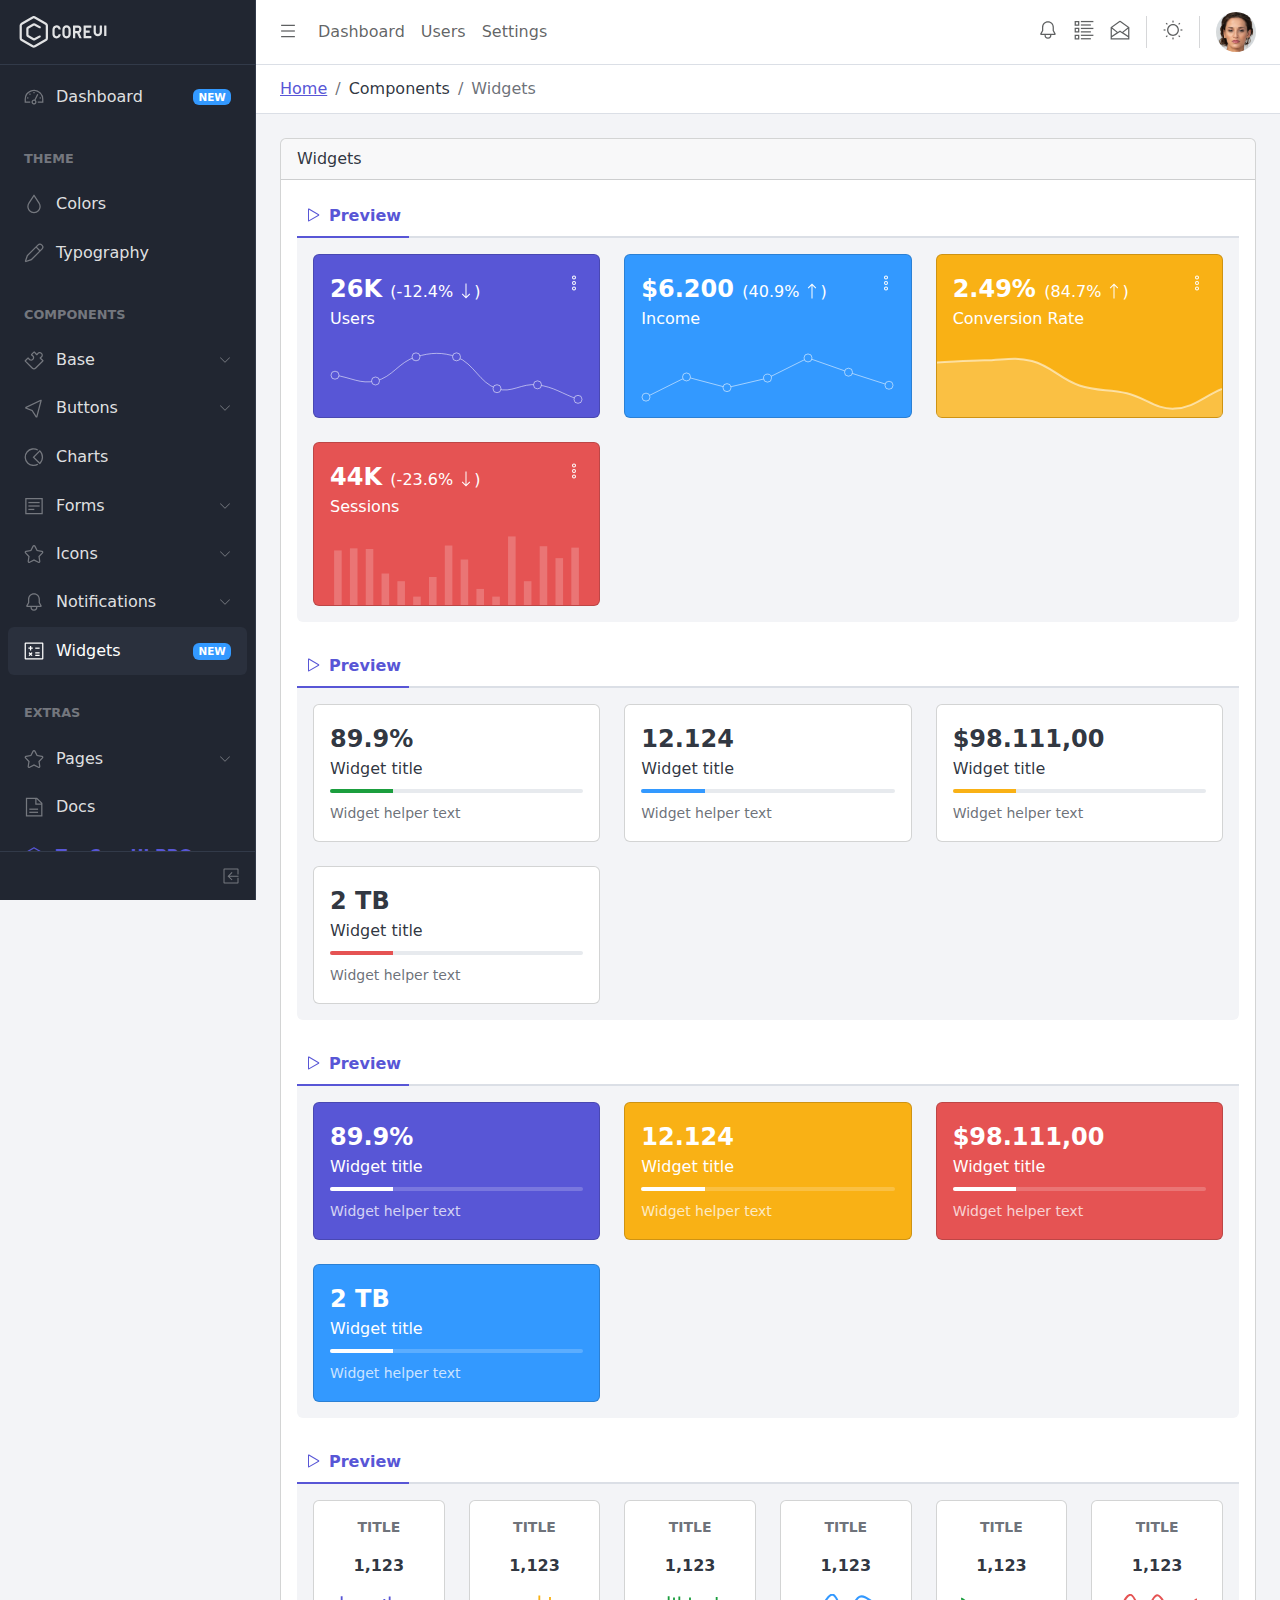
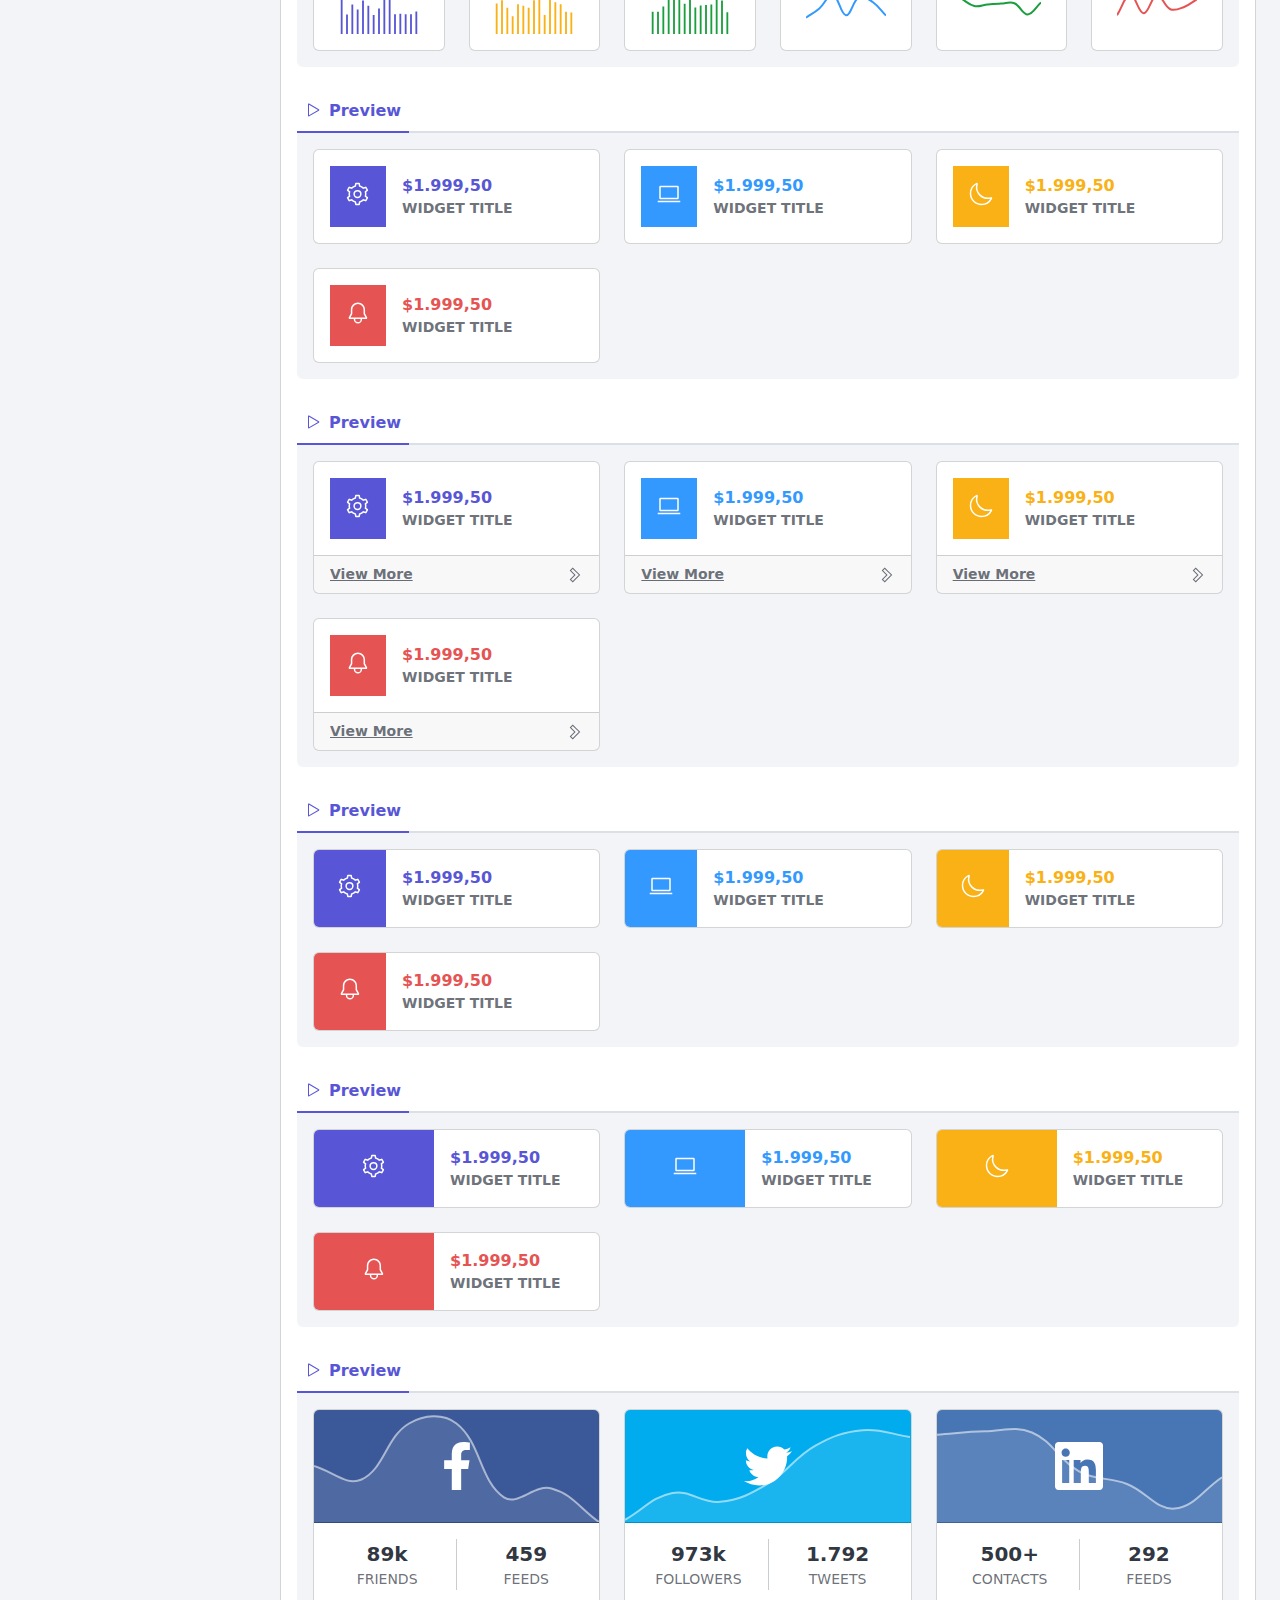
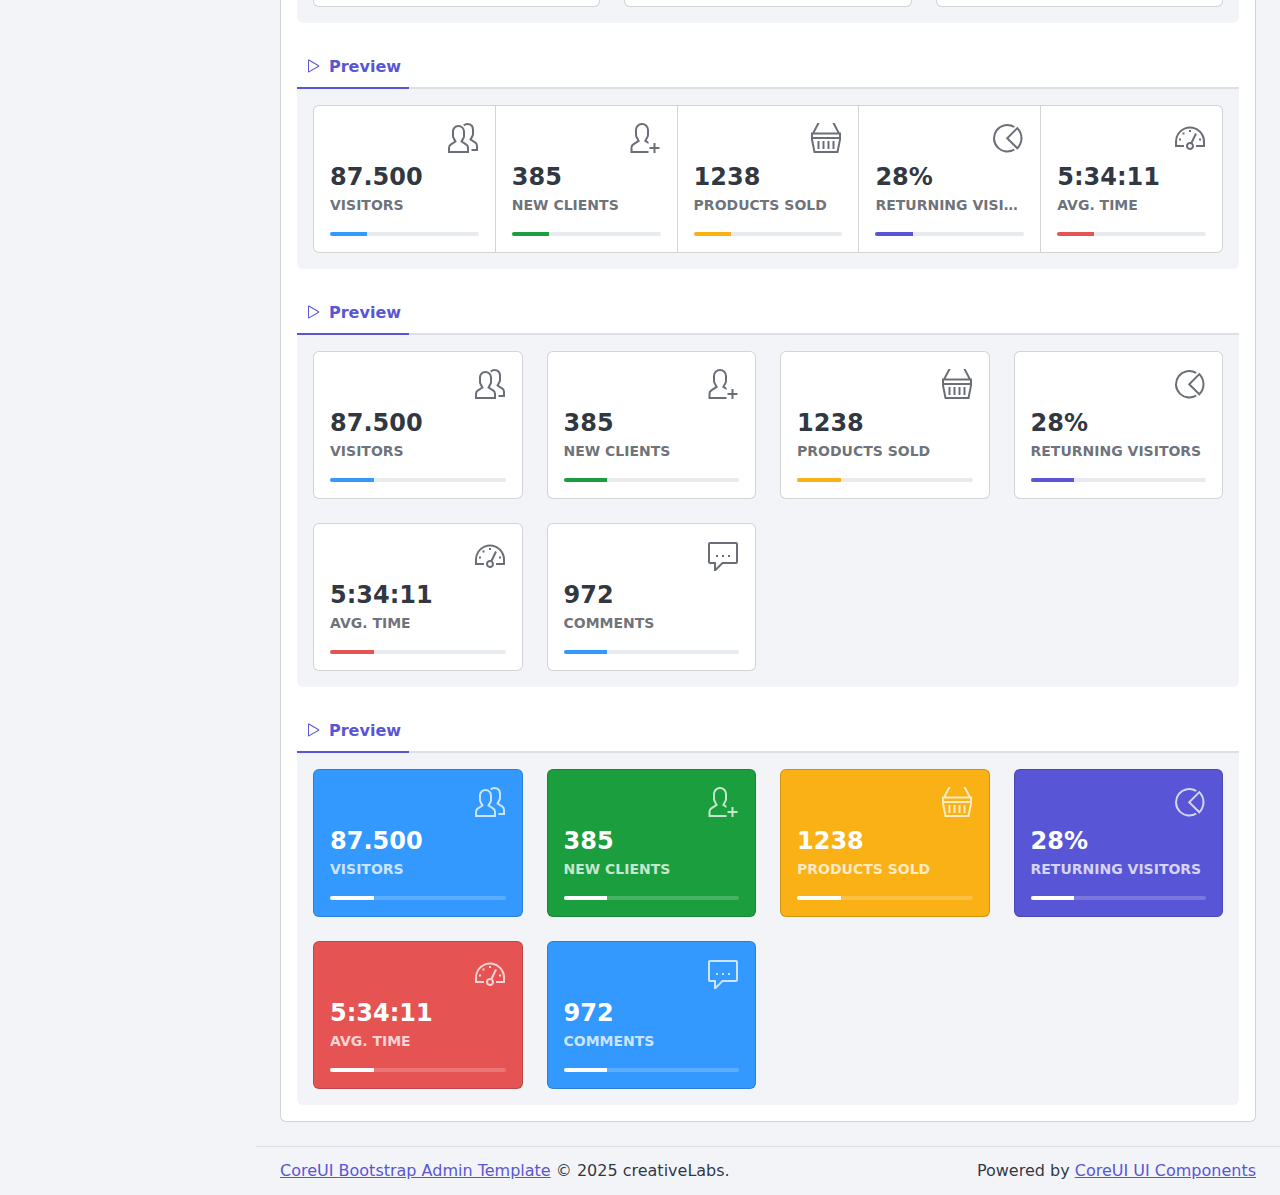
<file: frontend/widgets.html>
<!DOCTYPE html><!--
* CoreUI - Free Bootstrap Admin Template
* @version v5.2.0
* @link https://coreui.io/product/free-bootstrap-admin-template/
* Copyright (c) 2025 creativeLabs Łukasz Holeczek
* Licensed under MIT (https://github.com/coreui/coreui-free-bootstrap-admin-template/blob/main/LICENSE)
-->
<html lang="en">
  <head>
    <base href="./">
    <meta charset="utf-8">
    <meta http-equiv="X-UA-Compatible" content="IE=edge">
    <meta name="viewport" content="width=device-width, initial-scale=1.0, shrink-to-fit=no">
    <meta name="description" content="CoreUI - Open Source Bootstrap Admin Template">
    <meta name="author" content="Łukasz Holeczek">
    <meta name="keyword" content="Bootstrap,Admin,Template,Open,Source,jQuery,CSS,HTML,RWD,Dashboard">
    <title>CoreUI Free Bootstrap Admin Template</title>
    <link rel="apple-touch-icon" sizes="57x57" href="assets/favicon/apple-icon-57x57.png">
    <link rel="apple-touch-icon" sizes="60x60" href="assets/favicon/apple-icon-60x60.png">
    <link rel="apple-touch-icon" sizes="72x72" href="assets/favicon/apple-icon-72x72.png">
    <link rel="apple-touch-icon" sizes="76x76" href="assets/favicon/apple-icon-76x76.png">
    <link rel="apple-touch-icon" sizes="114x114" href="assets/favicon/apple-icon-114x114.png">
    <link rel="apple-touch-icon" sizes="120x120" href="assets/favicon/apple-icon-120x120.png">
    <link rel="apple-touch-icon" sizes="144x144" href="assets/favicon/apple-icon-144x144.png">
    <link rel="apple-touch-icon" sizes="152x152" href="assets/favicon/apple-icon-152x152.png">
    <link rel="apple-touch-icon" sizes="180x180" href="assets/favicon/apple-icon-180x180.png">
    <link rel="icon" type="image/png" sizes="192x192" href="assets/favicon/android-icon-192x192.png">
    <link rel="icon" type="image/png" sizes="32x32" href="assets/favicon/favicon-32x32.png">
    <link rel="icon" type="image/png" sizes="96x96" href="assets/favicon/favicon-96x96.png">
    <link rel="icon" type="image/png" sizes="16x16" href="assets/favicon/favicon-16x16.png">
    <link rel="manifest" href="assets/favicon/manifest.json">
    <meta name="msapplication-TileColor" content="#ffffff">
    <meta name="msapplication-TileImage" content="assets/favicon/ms-icon-144x144.png">
    <meta name="theme-color" content="#ffffff">
    <!-- Vendors styles-->
    <link rel="stylesheet" href="vendors/simplebar/css/simplebar.css">
    <link rel="stylesheet" href="css/vendors/simplebar.css">
    <!-- Main styles for this application-->
    <link href="css/style.css" rel="stylesheet">
    <!-- We use those styles to show code examples, you should remove them in your application.-->
    <link href="css/examples.css" rel="stylesheet">
    <script src="js/config.js"></script>
    <script src="js/color-modes.js"></script>
    <link href="vendors/@coreui/chartjs/css/coreui-chartjs.css" rel="stylesheet">
  </head>
  <body>
    <div class="sidebar sidebar-dark sidebar-fixed border-end" id="sidebar">
      <div class="sidebar-header border-bottom">
        <div class="sidebar-brand">
          <svg class="sidebar-brand-full" width="88" height="32" alt="CoreUI Logo">
            <use xlink:href="assets/brand/coreui.svg#full"></use>
          </svg>
          <svg class="sidebar-brand-narrow" width="32" height="32" alt="CoreUI Logo">
            <use xlink:href="assets/brand/coreui.svg#signet"></use>
          </svg>
        </div>
        <button class="btn-close d-lg-none" type="button" data-coreui-theme="dark" aria-label="Close" onclick="coreui.Sidebar.getInstance(document.querySelector(&quot;#sidebar&quot;)).toggle()"></button>
      </div>
      <ul class="sidebar-nav" data-coreui="navigation" data-simplebar="">
        <li class="nav-item"><a class="nav-link" href="index.html">
            <svg class="nav-icon">
              <use xlink:href="vendors/@coreui/icons/svg/free.svg#cil-speedometer"></use>
            </svg> Dashboard<span class="badge badge-sm bg-info ms-auto">NEW</span></a></li>
        <li class="nav-title">Theme</li>
        <li class="nav-item"><a class="nav-link" href="colors.html">
            <svg class="nav-icon">
              <use xlink:href="vendors/@coreui/icons/svg/free.svg#cil-drop"></use>
            </svg> Colors</a></li>
        <li class="nav-item"><a class="nav-link" href="typography.html">
            <svg class="nav-icon">
              <use xlink:href="vendors/@coreui/icons/svg/free.svg#cil-pencil"></use>
            </svg> Typography</a></li>
        <li class="nav-title">Components</li>
        <li class="nav-group"><a class="nav-link nav-group-toggle" href="#">
            <svg class="nav-icon">
              <use xlink:href="vendors/@coreui/icons/svg/free.svg#cil-puzzle"></use>
            </svg> Base</a>
          <ul class="nav-group-items compact">
            <li class="nav-item"><a class="nav-link" href="base/accordion.html"><span class="nav-icon"><span class="nav-icon-bullet"></span></span> Accordion</a></li>
            <li class="nav-item"><a class="nav-link" href="base/breadcrumb.html"><span class="nav-icon"><span class="nav-icon-bullet"></span></span> Breadcrumb</a></li>
            <li class="nav-item"><a class="nav-link" href="https://coreui.io/bootstrap/docs/components/calendar/" target="_blank"><span class="nav-icon"><span class="nav-icon-bullet"></span></span> Calendar
                <svg class="icon icon-sm ms-2">
                  <use xlink:href="vendors/@coreui/icons/svg/free.svg#cil-external-link"></use>
                </svg><span class="badge badge-sm bg-danger ms-auto">PRO</span></a></li>
            <li class="nav-item"><a class="nav-link" href="base/cards.html"><span class="nav-icon"><span class="nav-icon-bullet"></span></span> Cards</a></li>
            <li class="nav-item"><a class="nav-link" href="base/carousel.html"><span class="nav-icon"><span class="nav-icon-bullet"></span></span> Carousel</a></li>
            <li class="nav-item"><a class="nav-link" href="base/collapse.html"><span class="nav-icon"><span class="nav-icon-bullet"></span></span> Collapse</a></li>
            <li class="nav-item"><a class="nav-link" href="base/list-group.html"><span class="nav-icon"><span class="nav-icon-bullet"></span></span> List group</a></li>
            <li class="nav-item"><a class="nav-link" href="base/navs-tabs.html"><span class="nav-icon"><span class="nav-icon-bullet"></span></span> Navs &amp; Tabs</a></li>
            <li class="nav-item"><a class="nav-link" href="base/pagination.html"><span class="nav-icon"><span class="nav-icon-bullet"></span></span> Pagination</a></li>
            <li class="nav-item"><a class="nav-link" href="base/placeholders.html"><span class="nav-icon"><span class="nav-icon-bullet"></span></span> Placeholders</a></li>
            <li class="nav-item"><a class="nav-link" href="base/popovers.html"><span class="nav-icon"><span class="nav-icon-bullet"></span></span> Popovers</a></li>
            <li class="nav-item"><a class="nav-link" href="base/progress.html"><span class="nav-icon"><span class="nav-icon-bullet"></span></span> Progress</a></li>
            <li class="nav-item"><a class="nav-link" href="base/spinners.html"><span class="nav-icon"><span class="nav-icon-bullet"></span></span> Spinners</a></li>
            <li class="nav-item"><a class="nav-link" href="base/tables.html"><span class="nav-icon"><span class="nav-icon-bullet"></span></span> Tables</a></li>
            <li class="nav-item"><a class="nav-link" href="base/tooltips.html"><span class="nav-icon"><span class="nav-icon-bullet"></span></span> Tooltips</a></li>
          </ul>
        </li>
        <li class="nav-group"><a class="nav-link nav-group-toggle" href="#">
            <svg class="nav-icon">
              <use xlink:href="vendors/@coreui/icons/svg/free.svg#cil-cursor"></use>
            </svg> Buttons</a>
          <ul class="nav-group-items compact">
            <li class="nav-item"><a class="nav-link" href="buttons/buttons.html"><span class="nav-icon"><span class="nav-icon-bullet"></span></span> Buttons</a></li>
            <li class="nav-item"><a class="nav-link" href="buttons/button-group.html"><span class="nav-icon"><span class="nav-icon-bullet"></span></span> Buttons Group</a></li>
            <li class="nav-item"><a class="nav-link" href="buttons/dropdowns.html"><span class="nav-icon"><span class="nav-icon-bullet"></span></span> Dropdowns</a></li>
            <li class="nav-item"><a class="nav-link" href="https://coreui.io/bootstrap/docs/components/loading-buttons/" target="_blank"><span class="nav-icon"><span class="nav-icon-bullet"></span></span> Loading Buttons
                <svg class="icon icon-sm ms-2">
                  <use xlink:href="vendors/@coreui/icons/svg/free.svg#cil-external-link"></use>
                </svg><span class="badge badge-sm bg-danger ms-auto">PRO</span></a></li>
          </ul>
        </li>
        <li class="nav-item"><a class="nav-link" href="charts.html">
            <svg class="nav-icon">
              <use xlink:href="vendors/@coreui/icons/svg/free.svg#cil-chart-pie"></use>
            </svg> Charts</a></li>
        <li class="nav-group"><a class="nav-link nav-group-toggle" href="#">
            <svg class="nav-icon">
              <use xlink:href="vendors/@coreui/icons/svg/free.svg#cil-notes"></use>
            </svg> Forms</a>
          <ul class="nav-group-items compact">
            <li class="nav-item"><a class="nav-link" href="forms/form-control.html"><span class="nav-icon"><span class="nav-icon-bullet"></span></span> Form Control</a></li>
            <li class="nav-item"><a class="nav-link" href="forms/select.html"><span class="nav-icon"><span class="nav-icon-bullet"></span></span> Select</a></li>
            <li class="nav-item"><a class="nav-link" href="https://coreui.io/bootstrap/docs/forms/multi-select/" target="_blank"><span class="nav-icon"><span class="nav-icon-bullet"></span></span> Multi Select
                <svg class="icon icon-sm ms-2">
                  <use xlink:href="vendors/@coreui/icons/svg/free.svg#cil-external-link"></use>
                </svg><span class="badge badge-sm bg-danger ms-auto">PRO</span></a></li>
            <li class="nav-item"><a class="nav-link" href="forms/checks-radios.html"><span class="nav-icon"><span class="nav-icon-bullet"></span></span> Checks and radios</a></li>
            <li class="nav-item"><a class="nav-link" href="forms/range.html"><span class="nav-icon"><span class="nav-icon-bullet"></span></span> Range</a></li>
            <li class="nav-item"><a class="nav-link" href="https://coreui.io/bootstrap/docs/forms/range-slider/" target="_blank"><span class="nav-icon"><span class="nav-icon-bullet"></span></span> Range Slider
                <svg class="icon icon-sm ms-2">
                  <use xlink:href="vendors/@coreui/icons/svg/free.svg#cil-external-link"></use>
                </svg><span class="badge badge-sm bg-danger ms-auto">PRO</span></a></li>
            <li class="nav-item"><a class="nav-link" href="forms/input-group.html"><span class="nav-icon"><span class="nav-icon-bullet"></span></span> Input group</a></li>
            <li class="nav-item"><a class="nav-link" href="forms/floating-labels.html"><span class="nav-icon"><span class="nav-icon-bullet"></span></span> Floating labels</a></li>
            <li class="nav-item"><a class="nav-link" href="https://coreui.io/bootstrap/docs/forms/date-picker/" target="_blank"><span class="nav-icon"><span class="nav-icon-bullet"></span></span> Date Picker
                <svg class="icon icon-sm ms-2">
                  <use xlink:href="vendors/@coreui/icons/svg/free.svg#cil-external-link"></use>
                </svg><span class="badge badge-sm bg-danger ms-auto">PRO</span></a></li>
            <li class="nav-item"><a class="nav-link" href="https://coreui.io/bootstrap/docs/forms/date-range-picker/" target="_blank"><span class="nav-icon"><span class="nav-icon-bullet"></span></span> Date Range Picker<span class="badge badge-sm bg-danger ms-auto">PRO</span></a></li>
            <li class="nav-item"><a class="nav-link" href="https://coreui.io/bootstrap/docs/forms/rating/" target="_blank"><span class="nav-icon"><span class="nav-icon-bullet"></span></span> Rating
                <svg class="icon icon-sm ms-2">
                  <use xlink:href="vendors/@coreui/icons/svg/free.svg#cil-external-link"></use>
                </svg><span class="badge badge-sm bg-danger ms-auto">PRO</span></a></li>
            <li class="nav-item"><a class="nav-link" href="https://coreui.io/bootstrap/docs/forms/time-picker/" target="_blank"><span class="nav-icon"><span class="nav-icon-bullet"></span></span> Time Picker
                <svg class="icon icon-sm ms-2">
                  <use xlink:href="vendors/@coreui/icons/svg/free.svg#cil-external-link"></use>
                </svg><span class="badge badge-sm bg-danger ms-auto">PRO</span></a></li>
            <li class="nav-item"><a class="nav-link" href="forms/layout.html"><span class="nav-icon"><span class="nav-icon-bullet"></span></span> Layout</a></li>
            <li class="nav-item"><a class="nav-link" href="forms/validation.html"><span class="nav-icon"><span class="nav-icon-bullet"></span></span> Validation</a></li>
          </ul>
        </li>
        <li class="nav-group"><a class="nav-link nav-group-toggle" href="#">
            <svg class="nav-icon">
              <use xlink:href="vendors/@coreui/icons/svg/free.svg#cil-star"></use>
            </svg> Icons</a>
          <ul class="nav-group-items compact">
            <li class="nav-item"><a class="nav-link" href="icons/coreui-icons-free.html"><span class="nav-icon"><span class="nav-icon-bullet"></span></span> CoreUI Icons<span class="badge badge-sm bg-success ms-auto">Free</span></a></li>
            <li class="nav-item"><a class="nav-link" href="icons/coreui-icons-brand.html"><span class="nav-icon"><span class="nav-icon-bullet"></span></span> CoreUI Icons - Brand</a></li>
            <li class="nav-item"><a class="nav-link" href="icons/coreui-icons-flag.html"><span class="nav-icon"><span class="nav-icon-bullet"></span></span> CoreUI Icons - Flag</a></li>
          </ul>
        </li>
        <li class="nav-group"><a class="nav-link nav-group-toggle" href="#">
            <svg class="nav-icon">
              <use xlink:href="vendors/@coreui/icons/svg/free.svg#cil-bell"></use>
            </svg> Notifications</a>
          <ul class="nav-group-items compact">
            <li class="nav-item"><a class="nav-link" href="notifications/alerts.html"><span class="nav-icon"><span class="nav-icon-bullet"></span></span> Alerts</a></li>
            <li class="nav-item"><a class="nav-link" href="notifications/badge.html"><span class="nav-icon"><span class="nav-icon-bullet"></span></span> Badge</a></li>
            <li class="nav-item"><a class="nav-link" href="notifications/modals.html"><span class="nav-icon"><span class="nav-icon-bullet"></span></span> Modals</a></li>
            <li class="nav-item"><a class="nav-link" href="notifications/toasts.html"><span class="nav-icon"><span class="nav-icon-bullet"></span></span> Toasts</a></li>
          </ul>
        </li>
        <li class="nav-item"><a class="nav-link" href="widgets.html">
            <svg class="nav-icon">
              <use xlink:href="vendors/@coreui/icons/svg/free.svg#cil-calculator"></use>
            </svg> Widgets<span class="badge badge-sm bg-info ms-auto">NEW</span></a></li>
        <li class="nav-divider"></li>
        <li class="nav-title">Extras</li>
        <li class="nav-group"><a class="nav-link nav-group-toggle" href="#">
            <svg class="nav-icon">
              <use xlink:href="vendors/@coreui/icons/svg/free.svg#cil-star"></use>
            </svg> Pages</a>
          <ul class="nav-group-items compact">
            <li class="nav-item"><a class="nav-link" href="login.html" target="_top">
                <svg class="nav-icon">
                  <use xlink:href="vendors/@coreui/icons/svg/free.svg#cil-account-logout"></use>
                </svg> Login</a></li>
            <li class="nav-item"><a class="nav-link" href="register.html" target="_top">
                <svg class="nav-icon">
                  <use xlink:href="vendors/@coreui/icons/svg/free.svg#cil-account-logout"></use>
                </svg> Register</a></li>
            <li class="nav-item"><a class="nav-link" href="404.html" target="_top">
                <svg class="nav-icon">
                  <use xlink:href="vendors/@coreui/icons/svg/free.svg#cil-bug"></use>
                </svg> Error 404</a></li>
            <li class="nav-item"><a class="nav-link" href="500.html" target="_top">
                <svg class="nav-icon">
                  <use xlink:href="vendors/@coreui/icons/svg/free.svg#cil-bug"></use>
                </svg> Error 500</a></li>
          </ul>
        </li>
        <li class="nav-item mt-auto"><a class="nav-link" href="https://coreui.io/docs/templates/installation/" target="_blank">
            <svg class="nav-icon">
              <use xlink:href="vendors/@coreui/icons/svg/free.svg#cil-description"></use>
            </svg> Docs</a></li>
        <li class="nav-item"><a class="nav-link text-primary fw-semibold" href="https://coreui.io/product/bootstrap-dashboard-template/" target="_top">
            <svg class="nav-icon text-primary">
              <use xlink:href="vendors/@coreui/icons/svg/free.svg#cil-layers"></use>
            </svg> Try CoreUI PRO</a></li>
      </ul>
      <div class="sidebar-footer border-top d-none d-md-flex">
        <button class="sidebar-toggler" type="button" data-coreui-toggle="unfoldable"></button>
      </div>
    </div>
    <div class="wrapper d-flex flex-column min-vh-100">
      <header class="header header-sticky p-0 mb-4">
        <div class="container-fluid border-bottom px-4">
          <button class="header-toggler" type="button" onclick="coreui.Sidebar.getInstance(document.querySelector('#sidebar')).toggle()" style="margin-inline-start: -14px;">
            <svg class="icon icon-lg">
              <use xlink:href="vendors/@coreui/icons/svg/free.svg#cil-menu"></use>
            </svg>
          </button>
          <ul class="header-nav d-none d-lg-flex">
            <li class="nav-item"><a class="nav-link" href="#">Dashboard</a></li>
            <li class="nav-item"><a class="nav-link" href="#">Users</a></li>
            <li class="nav-item"><a class="nav-link" href="#">Settings</a></li>
          </ul>
          <ul class="header-nav ms-auto">
            <li class="nav-item"><a class="nav-link" href="#">
                <svg class="icon icon-lg">
                  <use xlink:href="vendors/@coreui/icons/svg/free.svg#cil-bell"></use>
                </svg></a></li>
            <li class="nav-item"><a class="nav-link" href="#">
                <svg class="icon icon-lg">
                  <use xlink:href="vendors/@coreui/icons/svg/free.svg#cil-list-rich"></use>
                </svg></a></li>
            <li class="nav-item"><a class="nav-link" href="#">
                <svg class="icon icon-lg">
                  <use xlink:href="vendors/@coreui/icons/svg/free.svg#cil-envelope-open"></use>
                </svg></a></li>
          </ul>
          <ul class="header-nav">
            <li class="nav-item py-1">
              <div class="vr h-100 mx-2 text-body text-opacity-75"></div>
            </li>
            <li class="nav-item dropdown">
              <button class="btn btn-link nav-link py-2 px-2 d-flex align-items-center" type="button" aria-expanded="false" data-coreui-toggle="dropdown">
                <svg class="icon icon-lg theme-icon-active">
                  <use xlink:href="vendors/@coreui/icons/svg/free.svg#cil-contrast"></use>
                </svg>
              </button>
              <ul class="dropdown-menu dropdown-menu-end" style="--cui-dropdown-min-width: 8rem;">
                <li>
                  <button class="dropdown-item d-flex align-items-center" type="button" data-coreui-theme-value="light">
                    <svg class="icon icon-lg me-3">
                      <use xlink:href="vendors/@coreui/icons/svg/free.svg#cil-sun"></use>
                    </svg>Light
                  </button>
                </li>
                <li>
                  <button class="dropdown-item d-flex align-items-center" type="button" data-coreui-theme-value="dark">
                    <svg class="icon icon-lg me-3">
                      <use xlink:href="vendors/@coreui/icons/svg/free.svg#cil-moon"></use>
                    </svg>Dark
                  </button>
                </li>
                <li>
                  <button class="dropdown-item d-flex align-items-center active" type="button" data-coreui-theme-value="auto">
                    <svg class="icon icon-lg me-3">
                      <use xlink:href="vendors/@coreui/icons/svg/free.svg#cil-contrast"></use>
                    </svg>Auto
                  </button>
                </li>
              </ul>
            </li>
            <li class="nav-item py-1">
              <div class="vr h-100 mx-2 text-body text-opacity-75"></div>
            </li>
            <li class="nav-item dropdown"><a class="nav-link py-0 pe-0" data-coreui-toggle="dropdown" href="#" role="button" aria-haspopup="true" aria-expanded="false">
                <div class="avatar avatar-md"><img class="avatar-img" src="assets/img/avatars/8.jpg" alt="user@email.com"></div>
              </a>
              <div class="dropdown-menu dropdown-menu-end pt-0">
                <div class="dropdown-header bg-body-tertiary text-body-secondary fw-semibold rounded-top mb-2">Account</div><a class="dropdown-item" href="#">
                  <svg class="icon me-2">
                    <use xlink:href="vendors/@coreui/icons/svg/free.svg#cil-bell"></use>
                  </svg> Updates<span class="badge badge-sm bg-info ms-2">42</span></a><a class="dropdown-item" href="#">
                  <svg class="icon me-2">
                    <use xlink:href="vendors/@coreui/icons/svg/free.svg#cil-envelope-open"></use>
                  </svg> Messages<span class="badge badge-sm bg-success ms-2">42</span></a><a class="dropdown-item" href="#">
                  <svg class="icon me-2">
                    <use xlink:href="vendors/@coreui/icons/svg/free.svg#cil-task"></use>
                  </svg> Tasks<span class="badge badge-sm bg-danger ms-2">42</span></a><a class="dropdown-item" href="#">
                  <svg class="icon me-2">
                    <use xlink:href="vendors/@coreui/icons/svg/free.svg#cil-comment-square"></use>
                  </svg> Comments<span class="badge badge-sm bg-warning ms-2">42</span></a>
                <div class="dropdown-header bg-body-tertiary text-body-secondary fw-semibold my-2">
                  <div class="fw-semibold">Settings</div>
                </div><a class="dropdown-item" href="#">
                  <svg class="icon me-2">
                    <use xlink:href="vendors/@coreui/icons/svg/free.svg#cil-user"></use>
                  </svg> Profile</a><a class="dropdown-item" href="#">
                  <svg class="icon me-2">
                    <use xlink:href="vendors/@coreui/icons/svg/free.svg#cil-settings"></use>
                  </svg> Settings</a><a class="dropdown-item" href="#">
                  <svg class="icon me-2">
                    <use xlink:href="vendors/@coreui/icons/svg/free.svg#cil-credit-card"></use>
                  </svg> Payments<span class="badge badge-sm bg-secondary ms-2">42</span></a><a class="dropdown-item" href="#">
                  <svg class="icon me-2">
                    <use xlink:href="vendors/@coreui/icons/svg/free.svg#cil-file"></use>
                  </svg> Projects<span class="badge badge-sm bg-primary ms-2">42</span></a>
                <div class="dropdown-divider"></div><a class="dropdown-item" href="#">
                  <svg class="icon me-2">
                    <use xlink:href="vendors/@coreui/icons/svg/free.svg#cil-lock-locked"></use>
                  </svg> Lock Account</a><a class="dropdown-item" href="#">
                  <svg class="icon me-2">
                    <use xlink:href="vendors/@coreui/icons/svg/free.svg#cil-account-logout"></use>
                  </svg> Logout</a>
              </div>
            </li>
          </ul>
        </div>
        <div class="container-fluid px-4">
          <nav aria-label="breadcrumb">
            <ol class="breadcrumb my-0">
              <li class="breadcrumb-item"><a href="#">Home</a>
              </li>
              <li class="breadcrumb-item"><span>Components</span>
              </li>
              <li class="breadcrumb-item active"><span>Widgets</span>
              </li>
            </ol>
          </nav>
        </div>
      </header>
      <div class="body flex-grow-1">
        <div class="container-lg px-4">
          <div class="card mb-4">
            <div class="card-header">
              <string>Widgets</string>
            </div>
            <div class="card-body">
              <div class="example">
                <ul class="nav nav-underline-border" role="tablist">
                  <li class="nav-item"><a class="nav-link active" data-coreui-toggle="tab" href="#preview-1000" role="tab">
                      <svg class="icon me-2">
                        <use xlink:href="vendors/@coreui/icons/svg/free.svg#cil-media-play"></use>
                      </svg>Preview</a></li>
                </ul>
                <div class="tab-content rounded-bottom">
                  <div class="tab-pane p-3 active preview" role="tabpanel" id="preview-1000">
                    <div class="row g-4">
                      <div class="col-12 col-sm-6 col-xl-4 col-xxl-3">
                        <div class="card text-white bg-primary">
                          <div class="card-body pb-0 d-flex justify-content-between align-items-start">
                            <div>
                              <div class="fs-4 fw-semibold">26K <span class="fs-6 fw-normal">(-12.4%
                                  <svg class="icon">
                                    <use xlink:href="vendors/@coreui/icons/svg/free.svg#cil-arrow-bottom"></use>
                                  </svg>)</span></div>
                              <div>Users</div>
                            </div>
                            <div class="dropdown">
                              <button class="btn btn-transparent text-white p-0" type="button" data-coreui-toggle="dropdown" aria-haspopup="true" aria-expanded="false">
                                <svg class="icon">
                                  <use xlink:href="vendors/@coreui/icons/svg/free.svg#cil-options"></use>
                                </svg>
                              </button>
                              <div class="dropdown-menu dropdown-menu-end"><a class="dropdown-item" href="#">Action</a><a class="dropdown-item" href="#">Another action</a><a class="dropdown-item" href="#">Something else here</a></div>
                            </div>
                          </div>
                          <div class="c-chart-wrapper mt-3 mx-3" style="height:70px;">
                            <canvas class="chart" id="card-chart1" height="70"></canvas>
                          </div>
                        </div>
                      </div>
                      <!-- /.col-->
                      <div class="col-12 col-sm-6 col-xl-4 col-xxl-3">
                        <div class="card text-white bg-info">
                          <div class="card-body pb-0 d-flex justify-content-between align-items-start">
                            <div>
                              <div class="fs-4 fw-semibold">$6.200 <span class="fs-6 fw-normal">(40.9%
                                  <svg class="icon">
                                    <use xlink:href="vendors/@coreui/icons/svg/free.svg#cil-arrow-top"></use>
                                  </svg>)</span></div>
                              <div>Income</div>
                            </div>
                            <div class="dropdown">
                              <button class="btn btn-transparent text-white p-0" type="button" data-coreui-toggle="dropdown" aria-haspopup="true" aria-expanded="false">
                                <svg class="icon">
                                  <use xlink:href="vendors/@coreui/icons/svg/free.svg#cil-options"></use>
                                </svg>
                              </button>
                              <div class="dropdown-menu dropdown-menu-end"><a class="dropdown-item" href="#">Action</a><a class="dropdown-item" href="#">Another action</a><a class="dropdown-item" href="#">Something else here</a></div>
                            </div>
                          </div>
                          <div class="c-chart-wrapper mt-3 mx-3" style="height:70px;">
                            <canvas class="chart" id="card-chart2" height="70"></canvas>
                          </div>
                        </div>
                      </div>
                      <!-- /.col-->
                      <div class="col-12 col-sm-6 col-xl-4 col-xxl-3">
                        <div class="card text-white bg-warning">
                          <div class="card-body pb-0 d-flex justify-content-between align-items-start">
                            <div>
                              <div class="fs-4 fw-semibold">2.49% <span class="fs-6 fw-normal">(84.7%
                                  <svg class="icon">
                                    <use xlink:href="vendors/@coreui/icons/svg/free.svg#cil-arrow-top"></use>
                                  </svg>)</span></div>
                              <div>Conversion Rate</div>
                            </div>
                            <div class="dropdown">
                              <button class="btn btn-transparent text-white p-0" type="button" data-coreui-toggle="dropdown" aria-haspopup="true" aria-expanded="false">
                                <svg class="icon">
                                  <use xlink:href="vendors/@coreui/icons/svg/free.svg#cil-options"></use>
                                </svg>
                              </button>
                              <div class="dropdown-menu dropdown-menu-end"><a class="dropdown-item" href="#">Action</a><a class="dropdown-item" href="#">Another action</a><a class="dropdown-item" href="#">Something else here</a></div>
                            </div>
                          </div>
                          <div class="c-chart-wrapper mt-3" style="height:70px;">
                            <canvas class="chart" id="card-chart3" height="70"></canvas>
                          </div>
                        </div>
                      </div>
                      <!-- /.col-->
                      <div class="col-12 col-sm-6 col-xl-4 col-xxl-3">
                        <div class="card text-white bg-danger">
                          <div class="card-body pb-0 d-flex justify-content-between align-items-start">
                            <div>
                              <div class="fs-4 fw-semibold">44K <span class="fs-6 fw-normal">(-23.6%
                                  <svg class="icon">
                                    <use xlink:href="vendors/@coreui/icons/svg/free.svg#cil-arrow-bottom"></use>
                                  </svg>)</span></div>
                              <div>Sessions</div>
                            </div>
                            <div class="dropdown">
                              <button class="btn btn-transparent text-white p-0" type="button" data-coreui-toggle="dropdown" aria-haspopup="true" aria-expanded="false">
                                <svg class="icon">
                                  <use xlink:href="vendors/@coreui/icons/svg/free.svg#cil-options"></use>
                                </svg>
                              </button>
                              <div class="dropdown-menu dropdown-menu-end"><a class="dropdown-item" href="#">Action</a><a class="dropdown-item" href="#">Another action</a><a class="dropdown-item" href="#">Something else here</a></div>
                            </div>
                          </div>
                          <div class="c-chart-wrapper mt-3 mx-3" style="height:70px;">
                            <canvas class="chart" id="card-chart4" height="70"></canvas>
                          </div>
                        </div>
                      </div>
                    </div>
                  </div>
                </div>
              </div>
              <div class="example">
                <ul class="nav nav-underline-border" role="tablist">
                  <li class="nav-item"><a class="nav-link active" data-coreui-toggle="tab" href="#preview-1001" role="tab">
                      <svg class="icon me-2">
                        <use xlink:href="vendors/@coreui/icons/svg/free.svg#cil-media-play"></use>
                      </svg>Preview</a></li>
                </ul>
                <div class="tab-content rounded-bottom">
                  <div class="tab-pane p-3 active preview" role="tabpanel" id="preview-1001">
                    <div class="row g-4">
                      <div class="col-12 col-sm-6 col-xl-4 col-xxl-3">
                        <div class="card">
                          <div class="card-body">
                            <div class="fs-4 fw-semibold">89.9%</div>
                            <div>Widget title</div>
                            <div class="progress progress-thin my-2">
                              <div class="progress-bar bg-success" role="progressbar" style="width: 25%" aria-valuenow="25" aria-valuemin="0" aria-valuemax="100"></div>
                            </div><small class="text-body-secondary">Widget helper text</small>
                          </div>
                        </div>
                      </div>
                      <!-- /.col-->
                      <div class="col-12 col-sm-6 col-xl-4 col-xxl-3">
                        <div class="card">
                          <div class="card-body">
                            <div class="fs-4 fw-semibold">12.124</div>
                            <div>Widget title</div>
                            <div class="progress progress-thin my-2">
                              <div class="progress-bar bg-info" role="progressbar" style="width: 25%" aria-valuenow="25" aria-valuemin="0" aria-valuemax="100"></div>
                            </div><small class="text-body-secondary">Widget helper text</small>
                          </div>
                        </div>
                      </div>
                      <!-- /.col-->
                      <div class="col-12 col-sm-6 col-xl-4 col-xxl-3">
                        <div class="card">
                          <div class="card-body">
                            <div class="fs-4 fw-semibold">$98.111,00</div>
                            <div>Widget title</div>
                            <div class="progress progress-thin my-2">
                              <div class="progress-bar bg-warning" role="progressbar" style="width: 25%" aria-valuenow="25" aria-valuemin="0" aria-valuemax="100"></div>
                            </div><small class="text-body-secondary">Widget helper text</small>
                          </div>
                        </div>
                      </div>
                      <!-- /.col-->
                      <div class="col-12 col-sm-6 col-xl-4 col-xxl-3">
                        <div class="card">
                          <div class="card-body">
                            <div class="fs-4 fw-semibold">2 TB</div>
                            <div>Widget title</div>
                            <div class="progress progress-thin my-2">
                              <div class="progress-bar bg-danger" role="progressbar" style="width: 25%" aria-valuenow="25" aria-valuemin="0" aria-valuemax="100"></div>
                            </div><small class="text-body-secondary">Widget helper text</small>
                          </div>
                        </div>
                      </div>
                      <!-- /.col-->
                    </div>
                    <!-- /.row.g-4-->
                  </div>
                </div>
              </div>
              <div class="example">
                <ul class="nav nav-underline-border" role="tablist">
                  <li class="nav-item"><a class="nav-link active" data-coreui-toggle="tab" href="#preview-1002" role="tab">
                      <svg class="icon me-2">
                        <use xlink:href="vendors/@coreui/icons/svg/free.svg#cil-media-play"></use>
                      </svg>Preview</a></li>
                </ul>
                <div class="tab-content rounded-bottom">
                  <div class="tab-pane p-3 active preview" role="tabpanel" id="preview-1002">
                    <div class="row g-4">
                      <div class="col-12 col-sm-6 col-xl-4 col-xxl-3">
                        <div class="card text-white bg-primary">
                          <div class="card-body">
                            <div class="fs-4 fw-semibold">89.9%</div>
                            <div>Widget title</div>
                            <div class="progress progress-white progress-thin my-2">
                              <div class="progress-bar" role="progressbar" style="width: 25%" aria-valuenow="25" aria-valuemin="0" aria-valuemax="100"></div>
                            </div><small class="text-white text-opacity-75">Widget helper text</small>
                          </div>
                        </div>
                      </div>
                      <!-- /.col-->
                      <div class="col-12 col-sm-6 col-xl-4 col-xxl-3">
                        <div class="card text-white bg-warning">
                          <div class="card-body">
                            <div class="fs-4 fw-semibold">12.124</div>
                            <div>Widget title</div>
                            <div class="progress progress-white progress-thin my-2">
                              <div class="progress-bar" role="progressbar" style="width: 25%" aria-valuenow="25" aria-valuemin="0" aria-valuemax="100"></div>
                            </div><small class="text-white text-opacity-75">Widget helper text</small>
                          </div>
                        </div>
                      </div>
                      <!-- /.col-->
                      <div class="col-12 col-sm-6 col-xl-4 col-xxl-3">
                        <div class="card text-white bg-danger">
                          <div class="card-body">
                            <div class="fs-4 fw-semibold">$98.111,00</div>
                            <div>Widget title</div>
                            <div class="progress progress-white progress-thin my-2">
                              <div class="progress-bar" role="progressbar" style="width: 25%" aria-valuenow="25" aria-valuemin="0" aria-valuemax="100"></div>
                            </div><small class="text-white text-opacity-75">Widget helper text</small>
                          </div>
                        </div>
                      </div>
                      <!-- /.col-->
                      <div class="col-12 col-sm-6 col-xl-4 col-xxl-3">
                        <div class="card text-white bg-info">
                          <div class="card-body">
                            <div class="fs-4 fw-semibold">2 TB</div>
                            <div>Widget title</div>
                            <div class="progress progress-white progress-thin my-2">
                              <div class="progress-bar" role="progressbar" style="width: 25%" aria-valuenow="25" aria-valuemin="0" aria-valuemax="100"></div>
                            </div><small class="text-white text-opacity-75">Widget helper text</small>
                          </div>
                        </div>
                      </div>
                      <!-- /.col-->
                    </div>
                    <!-- /.row.g-4-->
                  </div>
                </div>
              </div>
              <div class="example">
                <ul class="nav nav-underline-border" role="tablist">
                  <li class="nav-item"><a class="nav-link active" data-coreui-toggle="tab" href="#preview-1003" role="tab">
                      <svg class="icon me-2">
                        <use xlink:href="vendors/@coreui/icons/svg/free.svg#cil-media-play"></use>
                      </svg>Preview</a></li>
                </ul>
                <div class="tab-content rounded-bottom">
                  <div class="tab-pane p-3 active preview" role="tabpanel" id="preview-1003">
                    <div class="row g-4">
                      <div class="col-6 col-sm-4 col-xl-2">
                        <div class="card">
                          <div class="card-body text-center">
                            <div class="text-body-secondary small text-uppercase fw-semibold">Title</div>
                            <div class="fs-6 fw-semibold py-3">1,123</div>
                            <div class="c-chart-wrapper mx-auto" style="height:40px;width:80px">
                              <canvas class="chart chart-bar" id="sparkline-chart-1" height="40" width="80"></canvas>
                            </div>
                          </div>
                        </div>
                      </div>
                      <!-- /.col-->
                      <div class="col-6 col-sm-4 col-xl-2">
                        <div class="card">
                          <div class="card-body text-center">
                            <div class="text-body-secondary small text-uppercase fw-semibold">Title</div>
                            <div class="fs-6 fw-semibold py-3">1,123</div>
                            <div class="c-chart-wrapper mx-auto" style="height:40px;width:80px">
                              <canvas class="chart chart-bar" id="sparkline-chart-2" height="40" width="80"></canvas>
                            </div>
                          </div>
                        </div>
                      </div>
                      <!-- /.col-->
                      <div class="col-6 col-sm-4 col-xl-2">
                        <div class="card">
                          <div class="card-body text-center">
                            <div class="text-body-secondary small text-uppercase fw-semibold">Title</div>
                            <div class="fs-6 fw-semibold py-3">1,123</div>
                            <div class="c-chart-wrapper mx-auto" style="height:40px;width:80px">
                              <canvas class="chart chart-bar" id="sparkline-chart-3" height="40" width="80"></canvas>
                            </div>
                          </div>
                        </div>
                      </div>
                      <!-- /.col-->
                      <div class="col-6 col-sm-4 col-xl-2">
                        <div class="card">
                          <div class="card-body text-center">
                            <div class="text-body-secondary small text-uppercase fw-semibold">Title</div>
                            <div class="fs-6 fw-semibold py-3">1,123</div>
                            <div class="c-chart-wrapper mx-auto" style="height:40px;width:80px">
                              <canvas class="chart chart-line" id="sparkline-chart-4" height="40" width="100"></canvas>
                            </div>
                          </div>
                        </div>
                      </div>
                      <!-- /.col-->
                      <div class="col-6 col-sm-4 col-xl-2">
                        <div class="card">
                          <div class="card-body text-center">
                            <div class="text-body-secondary small text-uppercase fw-semibold">Title</div>
                            <div class="fs-6 fw-semibold py-3">1,123</div>
                            <div class="c-chart-wrapper mx-auto" style="height:40px;width:80px">
                              <canvas class="chart chart-line" id="sparkline-chart-5" height="40" width="100"></canvas>
                            </div>
                          </div>
                        </div>
                      </div>
                      <!-- /.col-->
                      <div class="col-6 col-sm-4 col-xl-2">
                        <div class="card">
                          <div class="card-body text-center">
                            <div class="text-body-secondary small text-uppercase fw-semibold">Title</div>
                            <div class="fs-6 fw-semibold py-3">1,123</div>
                            <div class="c-chart-wrapper mx-auto" style="height:40px;width:80px">
                              <canvas class="chart chart-line" id="sparkline-chart-6" height="40" width="100"></canvas>
                            </div>
                          </div>
                        </div>
                      </div>
                      <!-- /.col-->
                    </div>
                    <!-- /.row.g-4-->
                  </div>
                </div>
              </div>
              <div class="example">
                <ul class="nav nav-underline-border" role="tablist">
                  <li class="nav-item"><a class="nav-link active" data-coreui-toggle="tab" href="#preview-1004" role="tab">
                      <svg class="icon me-2">
                        <use xlink:href="vendors/@coreui/icons/svg/free.svg#cil-media-play"></use>
                      </svg>Preview</a></li>
                </ul>
                <div class="tab-content rounded-bottom">
                  <div class="tab-pane p-3 active preview" role="tabpanel" id="preview-1004">
                    <div class="row g-4">
                      <div class="col-12 col-sm-6 col-xl-4 col-xxl-3">
                        <div class="card">
                          <div class="card-body p-3 d-flex align-items-center">
                            <div class="bg-primary text-white p-3 me-3">
                              <svg class="icon icon-xl">
                                <use xlink:href="vendors/@coreui/icons/svg/free.svg#cil-settings"></use>
                              </svg>
                            </div>
                            <div>
                              <div class="fs-6 fw-semibold text-primary">$1.999,50</div>
                              <div class="text-body-secondary text-uppercase fw-semibold small">Widget title</div>
                            </div>
                          </div>
                        </div>
                      </div>
                      <!-- /.col-->
                      <div class="col-12 col-sm-6 col-xl-4 col-xxl-3">
                        <div class="card">
                          <div class="card-body p-3 d-flex align-items-center">
                            <div class="bg-info text-white p-3 me-3">
                              <svg class="icon icon-xl">
                                <use xlink:href="vendors/@coreui/icons/svg/free.svg#cil-laptop"></use>
                              </svg>
                            </div>
                            <div>
                              <div class="fs-6 fw-semibold text-info">$1.999,50</div>
                              <div class="text-body-secondary text-uppercase fw-semibold small">Widget title</div>
                            </div>
                          </div>
                        </div>
                      </div>
                      <!-- /.col-->
                      <div class="col-12 col-sm-6 col-xl-4 col-xxl-3">
                        <div class="card">
                          <div class="card-body p-3 d-flex align-items-center">
                            <div class="bg-warning text-white p-3 me-3">
                              <svg class="icon icon-xl">
                                <use xlink:href="vendors/@coreui/icons/svg/free.svg#cil-moon"></use>
                              </svg>
                            </div>
                            <div>
                              <div class="fs-6 fw-semibold text-warning">$1.999,50</div>
                              <div class="text-body-secondary text-uppercase fw-semibold small">Widget title</div>
                            </div>
                          </div>
                        </div>
                      </div>
                      <!-- /.col-->
                      <div class="col-12 col-sm-6 col-xl-4 col-xxl-3">
                        <div class="card">
                          <div class="card-body p-3 d-flex align-items-center">
                            <div class="bg-danger text-white p-3 me-3">
                              <svg class="icon icon-xl">
                                <use xlink:href="vendors/@coreui/icons/svg/free.svg#cil-bell"></use>
                              </svg>
                            </div>
                            <div>
                              <div class="fs-6 fw-semibold text-danger">$1.999,50</div>
                              <div class="text-body-secondary text-uppercase fw-semibold small">Widget title</div>
                            </div>
                          </div>
                        </div>
                      </div>
                      <!-- /.col-->
                    </div>
                  </div>
                </div>
              </div>
              <div class="example">
                <ul class="nav nav-underline-border" role="tablist">
                  <li class="nav-item"><a class="nav-link active" data-coreui-toggle="tab" href="#preview-1005" role="tab">
                      <svg class="icon me-2">
                        <use xlink:href="vendors/@coreui/icons/svg/free.svg#cil-media-play"></use>
                      </svg>Preview</a></li>
                </ul>
                <div class="tab-content rounded-bottom">
                  <div class="tab-pane p-3 active preview" role="tabpanel" id="preview-1005">
                    <div class="row g-4">
                      <div class="col-12 col-sm-6 col-xl-4 col-xxl-3">
                        <div class="card">
                          <div class="card-body p-3 d-flex align-items-center">
                            <div class="bg-primary text-white p-3 me-3">
                              <svg class="icon icon-xl">
                                <use xlink:href="vendors/@coreui/icons/svg/free.svg#cil-settings"></use>
                              </svg>
                            </div>
                            <div>
                              <div class="fs-6 fw-semibold text-primary">$1.999,50</div>
                              <div class="text-body-secondary text-uppercase fw-semibold small">Widget title</div>
                            </div>
                          </div>
                          <div class="card-footer px-3 py-2"><a class="btn-block text-body-secondary d-flex justify-content-between align-items-center" href="#"><span class="small fw-semibold">View More</span>
                              <svg class="icon">
                                <use xlink:href="vendors/@coreui/icons/svg/free.svg#cil-chevron-right"></use>
                              </svg></a></div>
                        </div>
                      </div>
                      <!-- /.col-->
                      <div class="col-12 col-sm-6 col-xl-4 col-xxl-3">
                        <div class="card">
                          <div class="card-body p-3 d-flex align-items-center">
                            <div class="bg-info text-white p-3 me-3">
                              <svg class="icon icon-xl">
                                <use xlink:href="vendors/@coreui/icons/svg/free.svg#cil-laptop"></use>
                              </svg>
                            </div>
                            <div>
                              <div class="fs-6 fw-semibold text-info">$1.999,50</div>
                              <div class="text-body-secondary text-uppercase fw-semibold small">Widget title</div>
                            </div>
                          </div>
                          <div class="card-footer px-3 py-2"><a class="btn-block text-body-secondary d-flex justify-content-between align-items-center" href="#"><span class="small fw-semibold">View More</span>
                              <svg class="icon">
                                <use xlink:href="vendors/@coreui/icons/svg/free.svg#cil-chevron-right"></use>
                              </svg></a></div>
                        </div>
                      </div>
                      <!-- /.col-->
                      <div class="col-12 col-sm-6 col-xl-4 col-xxl-3">
                        <div class="card">
                          <div class="card-body p-3 d-flex align-items-center">
                            <div class="bg-warning text-white p-3 me-3">
                              <svg class="icon icon-xl">
                                <use xlink:href="vendors/@coreui/icons/svg/free.svg#cil-moon"></use>
                              </svg>
                            </div>
                            <div>
                              <div class="fs-6 fw-semibold text-warning">$1.999,50</div>
                              <div class="text-body-secondary text-uppercase fw-semibold small">Widget title</div>
                            </div>
                          </div>
                          <div class="card-footer px-3 py-2"><a class="btn-block text-body-secondary d-flex justify-content-between align-items-center" href="#"><span class="small fw-semibold">View More</span>
                              <svg class="icon">
                                <use xlink:href="vendors/@coreui/icons/svg/free.svg#cil-chevron-right"></use>
                              </svg></a></div>
                        </div>
                      </div>
                      <!-- /.col-->
                      <div class="col-12 col-sm-6 col-xl-4 col-xxl-3">
                        <div class="card">
                          <div class="card-body p-3 d-flex align-items-center">
                            <div class="bg-danger text-white p-3 me-3">
                              <svg class="icon icon-xl">
                                <use xlink:href="vendors/@coreui/icons/svg/free.svg#cil-bell"></use>
                              </svg>
                            </div>
                            <div>
                              <div class="fs-6 fw-semibold text-danger">$1.999,50</div>
                              <div class="text-body-secondary text-uppercase fw-semibold small">Widget title</div>
                            </div>
                          </div>
                          <div class="card-footer px-3 py-2"><a class="btn-block text-body-secondary d-flex justify-content-between align-items-center" href="#"><span class="small fw-semibold">View More</span>
                              <svg class="icon">
                                <use xlink:href="vendors/@coreui/icons/svg/free.svg#cil-chevron-right"></use>
                              </svg></a></div>
                        </div>
                      </div>
                      <!-- /.col-->
                    </div>
                    <!-- /.row.g-4-->
                  </div>
                </div>
              </div>
              <div class="example">
                <ul class="nav nav-underline-border" role="tablist">
                  <li class="nav-item"><a class="nav-link active" data-coreui-toggle="tab" href="#preview-1006" role="tab">
                      <svg class="icon me-2">
                        <use xlink:href="vendors/@coreui/icons/svg/free.svg#cil-media-play"></use>
                      </svg>Preview</a></li>
                </ul>
                <div class="tab-content rounded-bottom">
                  <div class="tab-pane p-3 active preview" role="tabpanel" id="preview-1006">
                    <div class="row g-4">
                      <div class="col-12 col-sm-6 col-xl-4 col-xxl-3">
                        <div class="card overflow-hidden">
                          <div class="card-body p-0 d-flex align-items-center">
                            <div class="bg-primary text-white p-4 me-3">
                              <svg class="icon icon-xl">
                                <use xlink:href="vendors/@coreui/icons/svg/free.svg#cil-settings"></use>
                              </svg>
                            </div>
                            <div>
                              <div class="fs-6 fw-semibold text-primary">$1.999,50</div>
                              <div class="text-body-secondary text-uppercase fw-semibold small">Widget title</div>
                            </div>
                          </div>
                        </div>
                      </div>
                      <!-- /.col-->
                      <div class="col-12 col-sm-6 col-xl-4 col-xxl-3">
                        <div class="card overflow-hidden">
                          <div class="card-body p-0 d-flex align-items-center">
                            <div class="bg-info text-white p-4 me-3">
                              <svg class="icon icon-xl">
                                <use xlink:href="vendors/@coreui/icons/svg/free.svg#cil-laptop"></use>
                              </svg>
                            </div>
                            <div>
                              <div class="fs-6 fw-semibold text-info">$1.999,50</div>
                              <div class="text-body-secondary text-uppercase fw-semibold small">Widget title</div>
                            </div>
                          </div>
                        </div>
                      </div>
                      <!-- /.col-->
                      <div class="col-12 col-sm-6 col-xl-4 col-xxl-3">
                        <div class="card overflow-hidden">
                          <div class="card-body p-0 d-flex align-items-center">
                            <div class="bg-warning text-white p-4 me-3">
                              <svg class="icon icon-xl">
                                <use xlink:href="vendors/@coreui/icons/svg/free.svg#cil-moon"></use>
                              </svg>
                            </div>
                            <div>
                              <div class="fs-6 fw-semibold text-warning">$1.999,50</div>
                              <div class="text-body-secondary text-uppercase fw-semibold small">Widget title</div>
                            </div>
                          </div>
                        </div>
                      </div>
                      <!-- /.col-->
                      <div class="col-12 col-sm-6 col-xl-4 col-xxl-3">
                        <div class="card overflow-hidden">
                          <div class="card-body p-0 d-flex align-items-center">
                            <div class="bg-danger text-white p-4 me-3">
                              <svg class="icon icon-xl">
                                <use xlink:href="vendors/@coreui/icons/svg/free.svg#cil-bell"></use>
                              </svg>
                            </div>
                            <div>
                              <div class="fs-6 fw-semibold text-danger">$1.999,50</div>
                              <div class="text-body-secondary text-uppercase fw-semibold small">Widget title</div>
                            </div>
                          </div>
                        </div>
                      </div>
                      <!-- /.col-->
                    </div>
                  </div>
                </div>
              </div>
              <div class="example">
                <ul class="nav nav-underline-border" role="tablist">
                  <li class="nav-item"><a class="nav-link active" data-coreui-toggle="tab" href="#preview-1007" role="tab">
                      <svg class="icon me-2">
                        <use xlink:href="vendors/@coreui/icons/svg/free.svg#cil-media-play"></use>
                      </svg>Preview</a></li>
                </ul>
                <div class="tab-content rounded-bottom">
                  <div class="tab-pane p-3 active preview" role="tabpanel" id="preview-1007">
                    <div class="row g-4">
                      <div class="col-12 col-sm-6 col-xl-4 col-xxl-3">
                        <div class="card overflow-hidden">
                          <div class="card-body p-0 d-flex align-items-center">
                            <div class="bg-primary text-white py-4 px-5 me-3">
                              <svg class="icon icon-xl">
                                <use xlink:href="vendors/@coreui/icons/svg/free.svg#cil-settings"></use>
                              </svg>
                            </div>
                            <div>
                              <div class="fs-6 fw-semibold text-primary">$1.999,50</div>
                              <div class="text-body-secondary text-uppercase fw-semibold small">Widget title</div>
                            </div>
                          </div>
                        </div>
                      </div>
                      <!-- /.col-->
                      <div class="col-12 col-sm-6 col-xl-4 col-xxl-3">
                        <div class="card overflow-hidden">
                          <div class="card-body p-0 d-flex align-items-center">
                            <div class="bg-info text-white py-4 px-5 me-3">
                              <svg class="icon icon-xl">
                                <use xlink:href="vendors/@coreui/icons/svg/free.svg#cil-laptop"></use>
                              </svg>
                            </div>
                            <div>
                              <div class="fs-6 fw-semibold text-info">$1.999,50</div>
                              <div class="text-body-secondary text-uppercase fw-semibold small">Widget title</div>
                            </div>
                          </div>
                        </div>
                      </div>
                      <!-- /.col-->
                      <div class="col-12 col-sm-6 col-xl-4 col-xxl-3">
                        <div class="card overflow-hidden">
                          <div class="card-body p-0 d-flex align-items-center">
                            <div class="bg-warning text-white py-4 px-5 me-3">
                              <svg class="icon icon-xl">
                                <use xlink:href="vendors/@coreui/icons/svg/free.svg#cil-moon"></use>
                              </svg>
                            </div>
                            <div>
                              <div class="fs-6 fw-semibold text-warning">$1.999,50</div>
                              <div class="text-body-secondary text-uppercase fw-semibold small">Widget title</div>
                            </div>
                          </div>
                        </div>
                      </div>
                      <!-- /.col-->
                      <div class="col-12 col-sm-6 col-xl-4 col-xxl-3">
                        <div class="card overflow-hidden">
                          <div class="card-body p-0 d-flex align-items-center">
                            <div class="bg-danger text-white py-4 px-5 me-3">
                              <svg class="icon icon-xl">
                                <use xlink:href="vendors/@coreui/icons/svg/free.svg#cil-bell"></use>
                              </svg>
                            </div>
                            <div>
                              <div class="fs-6 fw-semibold text-danger">$1.999,50</div>
                              <div class="text-body-secondary text-uppercase fw-semibold small">Widget title</div>
                            </div>
                          </div>
                        </div>
                      </div>
                      <!-- /.col-->
                    </div>
                    <!-- /.row.g-4-->
                  </div>
                </div>
              </div>
              <div class="example">
                <ul class="nav nav-underline-border" role="tablist">
                  <li class="nav-item"><a class="nav-link active" data-coreui-toggle="tab" href="#preview-1008" role="tab">
                      <svg class="icon me-2">
                        <use xlink:href="vendors/@coreui/icons/svg/free.svg#cil-media-play"></use>
                      </svg>Preview</a></li>
                </ul>
                <div class="tab-content rounded-bottom">
                  <div class="tab-pane p-3 active preview" role="tabpanel" id="preview-1008">
                    <div class="row g-4">
                      <div class="col-12 col-sm-6 col-xl-4">
                        <div class="card" style="--cui-card-cap-bg: #3b5998">
                          <div class="card-header position-relative d-flex justify-content-center align-items-center">
                            <svg class="icon icon-3xl text-white my-4">
                              <use xlink:href="vendors/@coreui/icons/svg/brand.svg#cib-facebook-f"></use>
                            </svg>
                            <div class="chart-wrapper position-absolute top-0 start-0 w-100 h-100">
                              <canvas id="social-box-chart-1" height="90"></canvas>
                            </div>
                          </div>
                          <div class="card-body row text-center">
                            <div class="col">
                              <div class="fs-5 fw-semibold">89k</div>
                              <div class="text-uppercase text-body-secondary small">friends</div>
                            </div>
                            <div class="vr"></div>
                            <div class="col">
                              <div class="fs-5 fw-semibold">459</div>
                              <div class="text-uppercase text-body-secondary small">feeds</div>
                            </div>
                          </div>
                        </div>
                      </div>
                      <!-- /.col-->
                      <div class="col-12 col-sm-6 col-xl-4">
                        <div class="card" style="--cui-card-cap-bg: #00aced">
                          <div class="card-header position-relative d-flex justify-content-center align-items-center">
                            <svg class="icon icon-3xl text-white my-4">
                              <use xlink:href="vendors/@coreui/icons/svg/brand.svg#cib-twitter"></use>
                            </svg>
                            <div class="chart-wrapper position-absolute top-0 start-0 w-100 h-100">
                              <canvas id="social-box-chart-2" height="90"></canvas>
                            </div>
                          </div>
                          <div class="card-body row text-center">
                            <div class="col">
                              <div class="fs-5 fw-semibold">973k</div>
                              <div class="text-uppercase text-body-secondary small">followers</div>
                            </div>
                            <div class="vr"></div>
                            <div class="col">
                              <div class="fs-5 fw-semibold">1.792</div>
                              <div class="text-uppercase text-body-secondary small">tweets</div>
                            </div>
                          </div>
                        </div>
                      </div>
                      <!-- /.col-->
                      <div class="col-12 col-sm-6 col-xl-4">
                        <div class="card" style="--cui-card-cap-bg: #4875b4">
                          <div class="card-header position-relative d-flex justify-content-center align-items-center">
                            <svg class="icon icon-3xl text-white my-4">
                              <use xlink:href="vendors/@coreui/icons/svg/brand.svg#cib-linkedin"></use>
                            </svg>
                            <div class="chart-wrapper position-absolute top-0 start-0 w-100 h-100">
                              <canvas id="social-box-chart-3" height="90"></canvas>
                            </div>
                          </div>
                          <div class="card-body row text-center">
                            <div class="col">
                              <div class="fs-5 fw-semibold">500+</div>
                              <div class="text-uppercase text-body-secondary small">contacts</div>
                            </div>
                            <div class="vr"></div>
                            <div class="col">
                              <div class="fs-5 fw-semibold">292</div>
                              <div class="text-uppercase text-body-secondary small">feeds</div>
                            </div>
                          </div>
                        </div>
                      </div>
                      <!-- /.col-->
                    </div>
                    <!-- /.row.g-4-->
                  </div>
                </div>
              </div>
              <div class="example">
                <ul class="nav nav-underline-border" role="tablist">
                  <li class="nav-item"><a class="nav-link active" data-coreui-toggle="tab" href="#preview-1009" role="tab">
                      <svg class="icon me-2">
                        <use xlink:href="vendors/@coreui/icons/svg/free.svg#cil-media-play"></use>
                      </svg>Preview</a></li>
                </ul>
                <div class="tab-content rounded-bottom">
                  <div class="tab-pane p-3 active preview" role="tabpanel" id="preview-1009">
                    <div class="card-group">
                      <div class="card">
                        <div class="card-body">
                          <div class="text-body-secondary text-end">
                            <svg class="icon icon-xxl">
                              <use xlink:href="vendors/@coreui/icons/svg/free.svg#cil-people"></use>
                            </svg>
                          </div>
                          <div class="fs-4 fw-semibold">87.500</div>
                          <div class="small text-body-secondary text-uppercase fw-semibold text-truncate">Visitors</div>
                          <div class="progress progress-thin mt-3 mb-0">
                            <div class="progress-bar bg-info" role="progressbar" style="width: 25%" aria-valuenow="25" aria-valuemin="0" aria-valuemax="100"></div>
                          </div>
                        </div>
                      </div>
                      <div class="card">
                        <div class="card-body">
                          <div class="text-body-secondary text-end">
                            <svg class="icon icon-xxl">
                              <use xlink:href="vendors/@coreui/icons/svg/free.svg#cil-user-follow"></use>
                            </svg>
                          </div>
                          <div class="fs-4 fw-semibold">385</div>
                          <div class="small text-body-secondary text-uppercase fw-semibold text-truncate">New Clients</div>
                          <div class="progress progress-thin mt-3 mb-0">
                            <div class="progress-bar bg-success" role="progressbar" style="width: 25%" aria-valuenow="25" aria-valuemin="0" aria-valuemax="100"></div>
                          </div>
                        </div>
                      </div>
                      <div class="card">
                        <div class="card-body">
                          <div class="text-body-secondary text-end">
                            <svg class="icon icon-xxl">
                              <use xlink:href="vendors/@coreui/icons/svg/free.svg#cil-basket"></use>
                            </svg>
                          </div>
                          <div class="fs-4 fw-semibold">1238</div>
                          <div class="small text-body-secondary text-uppercase fw-semibold text-truncate">Products sold</div>
                          <div class="progress progress-thin mt-3 mb-0">
                            <div class="progress-bar bg-warning" role="progressbar" style="width: 25%" aria-valuenow="25" aria-valuemin="0" aria-valuemax="100"></div>
                          </div>
                        </div>
                      </div>
                      <div class="card">
                        <div class="card-body">
                          <div class="text-body-secondary text-end">
                            <svg class="icon icon-xxl">
                              <use xlink:href="vendors/@coreui/icons/svg/free.svg#cil-chart-pie"></use>
                            </svg>
                          </div>
                          <div class="fs-4 fw-semibold">28%</div>
                          <div class="small text-body-secondary text-uppercase fw-semibold text-truncate">Returning Visitors</div>
                          <div class="progress progress-thin mt-3 mb-0">
                            <div class="progress-bar" role="progressbar" style="width: 25%" aria-valuenow="25" aria-valuemin="0" aria-valuemax="100"></div>
                          </div>
                        </div>
                      </div>
                      <div class="card">
                        <div class="card-body">
                          <div class="text-body-secondary text-end">
                            <svg class="icon icon-xxl">
                              <use xlink:href="vendors/@coreui/icons/svg/free.svg#cil-speedometer"></use>
                            </svg>
                          </div>
                          <div class="fs-4 fw-semibold">5:34:11</div>
                          <div class="small text-body-secondary text-uppercase fw-semibold text-truncate">Avg. Time</div>
                          <div class="progress progress-thin mt-3 mb-0">
                            <div class="progress-bar bg-danger" role="progressbar" style="width: 25%" aria-valuenow="25" aria-valuemin="0" aria-valuemax="100"></div>
                          </div>
                        </div>
                      </div>
                    </div>
                  </div>
                </div>
              </div>
              <div class="example">
                <ul class="nav nav-underline-border" role="tablist">
                  <li class="nav-item"><a class="nav-link active" data-coreui-toggle="tab" href="#preview-1010" role="tab">
                      <svg class="icon me-2">
                        <use xlink:href="vendors/@coreui/icons/svg/free.svg#cil-media-play"></use>
                      </svg>Preview</a></li>
                </ul>
                <div class="tab-content rounded-bottom">
                  <div class="tab-pane p-3 active preview" role="tabpanel" id="preview-1010">
                    <div class="row g-4">
                      <div class="col-6 col-lg-4 col-xl-3 col-xxl-2">
                        <div class="card">
                          <div class="card-body">
                            <div class="text-body-secondary text-end">
                              <svg class="icon icon-xxl">
                                <use xlink:href="vendors/@coreui/icons/svg/free.svg#cil-people"></use>
                              </svg>
                            </div>
                            <div class="fs-4 fw-semibold">87.500</div>
                            <div class="small text-body-secondary text-uppercase fw-semibold text-truncate">Visitors</div>
                            <div class="progress progress-thin mt-3 mb-0">
                              <div class="progress-bar bg-info" role="progressbar" style="width: 25%" aria-valuenow="25" aria-valuemin="0" aria-valuemax="100"></div>
                            </div>
                          </div>
                        </div>
                      </div>
                      <!-- /.col-->
                      <div class="col-6 col-lg-4 col-xl-3 col-xxl-2">
                        <div class="card">
                          <div class="card-body">
                            <div class="text-body-secondary text-end">
                              <svg class="icon icon-xxl">
                                <use xlink:href="vendors/@coreui/icons/svg/free.svg#cil-user-follow"></use>
                              </svg>
                            </div>
                            <div class="fs-4 fw-semibold">385</div>
                            <div class="small text-body-secondary text-uppercase fw-semibold text-truncate">New Clients</div>
                            <div class="progress progress-thin mt-3 mb-0">
                              <div class="progress-bar bg-success" role="progressbar" style="width: 25%" aria-valuenow="25" aria-valuemin="0" aria-valuemax="100"></div>
                            </div>
                          </div>
                        </div>
                      </div>
                      <!-- /.col-->
                      <div class="col-6 col-lg-4 col-xl-3 col-xxl-2">
                        <div class="card">
                          <div class="card-body">
                            <div class="text-body-secondary text-end">
                              <svg class="icon icon-xxl">
                                <use xlink:href="vendors/@coreui/icons/svg/free.svg#cil-basket"></use>
                              </svg>
                            </div>
                            <div class="fs-4 fw-semibold">1238</div>
                            <div class="small text-body-secondary text-uppercase fw-semibold text-truncate">Products sold</div>
                            <div class="progress progress-thin mt-3 mb-0">
                              <div class="progress-bar bg-warning" role="progressbar" style="width: 25%" aria-valuenow="25" aria-valuemin="0" aria-valuemax="100"></div>
                            </div>
                          </div>
                        </div>
                      </div>
                      <!-- /.col-->
                      <div class="col-6 col-lg-4 col-xl-3 col-xxl-2">
                        <div class="card">
                          <div class="card-body">
                            <div class="text-body-secondary text-end">
                              <svg class="icon icon-xxl">
                                <use xlink:href="vendors/@coreui/icons/svg/free.svg#cil-chart-pie"></use>
                              </svg>
                            </div>
                            <div class="fs-4 fw-semibold">28%</div>
                            <div class="small text-body-secondary text-uppercase fw-semibold text-truncate">Returning Visitors</div>
                            <div class="progress progress-thin mt-3 mb-0">
                              <div class="progress-bar" role="progressbar" style="width: 25%" aria-valuenow="25" aria-valuemin="0" aria-valuemax="100"></div>
                            </div>
                          </div>
                        </div>
                      </div>
                      <!-- /.col-->
                      <div class="col-6 col-lg-4 col-xl-3 col-xxl-2">
                        <div class="card">
                          <div class="card-body">
                            <div class="text-body-secondary text-end">
                              <svg class="icon icon-xxl">
                                <use xlink:href="vendors/@coreui/icons/svg/free.svg#cil-speedometer"></use>
                              </svg>
                            </div>
                            <div class="fs-4 fw-semibold">5:34:11</div>
                            <div class="small text-body-secondary text-uppercase fw-semibold text-truncate">Avg. Time</div>
                            <div class="progress progress-thin mt-3 mb-0">
                              <div class="progress-bar bg-danger" role="progressbar" style="width: 25%" aria-valuenow="25" aria-valuemin="0" aria-valuemax="100"></div>
                            </div>
                          </div>
                        </div>
                      </div>
                      <!-- /.col-->
                      <div class="col-6 col-lg-4 col-xl-3 col-xxl-2">
                        <div class="card">
                          <div class="card-body">
                            <div class="text-body-secondary text-end">
                              <svg class="icon icon-xxl">
                                <use xlink:href="vendors/@coreui/icons/svg/free.svg#cil-speech"></use>
                              </svg>
                            </div>
                            <div class="fs-4 fw-semibold">972</div>
                            <div class="small text-body-secondary text-uppercase fw-semibold text-truncate">Comments</div>
                            <div class="progress progress-thin mt-3 mb-0">
                              <div class="progress-bar bg-info" role="progressbar" style="width: 25%" aria-valuenow="25" aria-valuemin="0" aria-valuemax="100"></div>
                            </div>
                          </div>
                        </div>
                      </div>
                      <!-- /.col-->
                    </div>
                    <!-- /.row.g-4-->
                  </div>
                </div>
              </div>
              <div class="example">
                <ul class="nav nav-underline-border" role="tablist">
                  <li class="nav-item"><a class="nav-link active" data-coreui-toggle="tab" href="#preview-1011" role="tab">
                      <svg class="icon me-2">
                        <use xlink:href="vendors/@coreui/icons/svg/free.svg#cil-media-play"></use>
                      </svg>Preview</a></li>
                </ul>
                <div class="tab-content rounded-bottom">
                  <div class="tab-pane p-3 active preview" role="tabpanel" id="preview-1011">
                    <div class="row g-4">
                      <div class="col-6 col-lg-4 col-xl-3 col-xxl-2">
                        <div class="card text-white bg-info">
                          <div class="card-body">
                            <div class="text-white text-opacity-75 text-end">
                              <svg class="icon icon-xxl">
                                <use xlink:href="vendors/@coreui/icons/svg/free.svg#cil-people"></use>
                              </svg>
                            </div>
                            <div class="fs-4 fw-semibold">87.500</div>
                            <div class="small text-white text-opacity-75 text-uppercase fw-semibold text-truncate">Visitors</div>
                            <div class="progress progress-white progress-thin mt-3">
                              <div class="progress-bar" role="progressbar" style="width: 25%" aria-valuenow="25" aria-valuemin="0" aria-valuemax="100"></div>
                            </div>
                          </div>
                        </div>
                      </div>
                      <!-- /.col-->
                      <div class="col-6 col-lg-4 col-xl-3 col-xxl-2">
                        <div class="card text-white bg-success">
                          <div class="card-body">
                            <div class="text-white text-opacity-75 text-end">
                              <svg class="icon icon-xxl">
                                <use xlink:href="vendors/@coreui/icons/svg/free.svg#cil-user-follow"></use>
                              </svg>
                            </div>
                            <div class="fs-4 fw-semibold">385</div>
                            <div class="small text-white text-opacity-75 text-uppercase fw-semibold text-truncate">New Clients</div>
                            <div class="progress progress-white progress-thin mt-3">
                              <div class="progress-bar" role="progressbar" style="width: 25%" aria-valuenow="25" aria-valuemin="0" aria-valuemax="100"></div>
                            </div>
                          </div>
                        </div>
                      </div>
                      <!-- /.col-->
                      <div class="col-6 col-lg-4 col-xl-3 col-xxl-2">
                        <div class="card text-white bg-warning">
                          <div class="card-body">
                            <div class="text-white text-opacity-75 text-end">
                              <svg class="icon icon-xxl">
                                <use xlink:href="vendors/@coreui/icons/svg/free.svg#cil-basket"></use>
                              </svg>
                            </div>
                            <div class="fs-4 fw-semibold">1238</div>
                            <div class="small text-white text-opacity-75 text-uppercase fw-semibold text-truncate">Products sold</div>
                            <div class="progress progress-white progress-thin mt-3">
                              <div class="progress-bar" role="progressbar" style="width: 25%" aria-valuenow="25" aria-valuemin="0" aria-valuemax="100"></div>
                            </div>
                          </div>
                        </div>
                      </div>
                      <!-- /.col-->
                      <div class="col-6 col-lg-4 col-xl-3 col-xxl-2">
                        <div class="card text-white bg-primary">
                          <div class="card-body">
                            <div class="text-white text-opacity-75 text-end">
                              <svg class="icon icon-xxl">
                                <use xlink:href="vendors/@coreui/icons/svg/free.svg#cil-chart-pie"></use>
                              </svg>
                            </div>
                            <div class="fs-4 fw-semibold">28%</div>
                            <div class="small text-white text-opacity-75 text-uppercase fw-semibold text-truncate">Returning Visitors</div>
                            <div class="progress progress-white progress-thin mt-3">
                              <div class="progress-bar" role="progressbar" style="width: 25%" aria-valuenow="25" aria-valuemin="0" aria-valuemax="100"></div>
                            </div>
                          </div>
                        </div>
                      </div>
                      <!-- /.col-->
                      <div class="col-6 col-lg-4 col-xl-3 col-xxl-2">
                        <div class="card text-white bg-danger">
                          <div class="card-body">
                            <div class="text-white text-opacity-75 text-end">
                              <svg class="icon icon-xxl">
                                <use xlink:href="vendors/@coreui/icons/svg/free.svg#cil-speedometer"></use>
                              </svg>
                            </div>
                            <div class="fs-4 fw-semibold">5:34:11</div>
                            <div class="small text-white text-opacity-75 text-uppercase fw-semibold text-truncate">Avg. Time</div>
                            <div class="progress progress-white progress-thin mt-3">
                              <div class="progress-bar" role="progressbar" style="width: 25%" aria-valuenow="25" aria-valuemin="0" aria-valuemax="100"></div>
                            </div>
                          </div>
                        </div>
                      </div>
                      <!-- /.col-->
                      <div class="col-6 col-lg-4 col-xl-3 col-xxl-2">
                        <div class="card text-white bg-info">
                          <div class="card-body">
                            <div class="text-white text-opacity-75 text-end">
                              <svg class="icon icon-xxl">
                                <use xlink:href="vendors/@coreui/icons/svg/free.svg#cil-speech"></use>
                              </svg>
                            </div>
                            <div class="fs-4 fw-semibold">972</div>
                            <div class="small text-white text-opacity-75 text-uppercase fw-semibold text-truncate">Comments</div>
                            <div class="progress progress-white progress-thin mt-3">
                              <div class="progress-bar" role="progressbar" style="width: 25%" aria-valuenow="25" aria-valuemin="0" aria-valuemax="100"></div>
                            </div>
                          </div>
                        </div>
                      </div>
                      <!-- /.col-->
                    </div>
                    <!-- /.row.g-4-->
                  </div>
                </div>
              </div>
            </div>
          </div>
        </div>
      </div>
      <footer class="footer px-4">
        <div><a href="https://coreui.io">CoreUI </a><a href="https://coreui.io/product/free-bootstrap-admin-template/">Bootstrap Admin Template</a> © 2025 creativeLabs.</div>
        <div class="ms-auto">Powered by&nbsp;<a href="https://coreui.io/docs/">CoreUI UI Components</a></div>
      </footer>
    </div>
    <!-- CoreUI and necessary plugins-->
    <script src="vendors/@coreui/coreui/js/coreui.bundle.min.js"></script>
    <script src="vendors/simplebar/js/simplebar.min.js"></script>
    <script>
      const header = document.querySelector('header.header');

      document.addEventListener('scroll', () => {
        if (header) {
          header.classList.toggle('shadow-sm', document.documentElement.scrollTop > 0);
        }
      });
    </script>
    <script src="vendors/chart.js/js/chart.umd.js"></script>
    <script src="vendors/@coreui/chartjs/js/coreui-chartjs.js"></script>
    <script src="vendors/@coreui/utils/js/index.js"></script>
    <script src="js/widgets.js"></script>
    <script>
    </script>

  </body>
</html>
</file>
<file: frontend/vendors/simplebar/css/simplebar.css>
[data-simplebar] {
  position: relative;
  flex-direction: column;
  flex-wrap: wrap;
  justify-content: flex-start;
  align-content: flex-start;
  align-items: flex-start;
}

.simplebar-wrapper {
  overflow: hidden;
  width: inherit;
  height: inherit;
  max-width: inherit;
  max-height: inherit;
}

.simplebar-mask {
  direction: inherit;
  position: absolute;
  overflow: hidden;
  padding: 0;
  margin: 0;
  left: 0;
  top: 0;
  bottom: 0;
  right: 0;
  width: auto !important;
  height: auto !important;
  z-index: 0;
}

.simplebar-offset {
  direction: inherit !important;
  box-sizing: inherit !important;
  resize: none !important;
  position: absolute;
  top: 0;
  left: 0;
  bottom: 0;
  right: 0;
  padding: 0;
  margin: 0;
  -webkit-overflow-scrolling: touch;
}

.simplebar-content-wrapper {
  direction: inherit;
  box-sizing: border-box !important;
  position: relative;
  display: block;
  height: 100%; /* Required for horizontal native scrollbar to not appear if parent is taller than natural height */
  width: auto;
  max-width: 100%; /* Not required for horizontal scroll to trigger */
  max-height: 100%; /* Needed for vertical scroll to trigger */
  overflow: auto;
  scrollbar-width: none;
  -ms-overflow-style: none;
}

.simplebar-content-wrapper::-webkit-scrollbar,
.simplebar-hide-scrollbar::-webkit-scrollbar {
  display: none;
  width: 0;
  height: 0;
}

.simplebar-content:before,
.simplebar-content:after {
  content: ' ';
  display: table;
}

.simplebar-placeholder {
  max-height: 100%;
  max-width: 100%;
  width: 100%;
  pointer-events: none;
}

.simplebar-height-auto-observer-wrapper {
  box-sizing: inherit !important;
  height: 100%;
  width: 100%;
  max-width: 1px;
  position: relative;
  float: left;
  max-height: 1px;
  overflow: hidden;
  z-index: -1;
  padding: 0;
  margin: 0;
  pointer-events: none;
  flex-grow: inherit;
  flex-shrink: 0;
  flex-basis: 0;
}

.simplebar-height-auto-observer {
  box-sizing: inherit;
  display: block;
  opacity: 0;
  position: absolute;
  top: 0;
  left: 0;
  height: 1000%;
  width: 1000%;
  min-height: 1px;
  min-width: 1px;
  overflow: hidden;
  pointer-events: none;
  z-index: -1;
}

.simplebar-track {
  z-index: 1;
  position: absolute;
  right: 0;
  bottom: 0;
  pointer-events: none;
  overflow: hidden;
}

[data-simplebar].simplebar-dragging {
  pointer-events: none;
  -webkit-touch-callout: none;
  -webkit-user-select: none;
  -khtml-user-select: none;
  -moz-user-select: none;
  -ms-user-select: none;
  user-select: none;
}

[data-simplebar].simplebar-dragging .simplebar-content {
  pointer-events: none;
  -webkit-touch-callout: none;
  -webkit-user-select: none;
  -khtml-user-select: none;
  -moz-user-select: none;
  -ms-user-select: none;
  user-select: none;
}

[data-simplebar].simplebar-dragging .simplebar-track {
  pointer-events: all;
}

.simplebar-scrollbar {
  position: absolute;
  left: 0;
  right: 0;
  min-height: 10px;
}

.simplebar-scrollbar:before {
  position: absolute;
  content: '';
  background: black;
  border-radius: 7px;
  left: 2px;
  right: 2px;
  opacity: 0;
  transition: opacity 0.2s 0.5s linear;
}

.simplebar-scrollbar.simplebar-visible:before {
  opacity: 0.5;
  transition-delay: 0s;
  transition-duration: 0s;
}

.simplebar-track.simplebar-vertical {
  top: 0;
  width: 11px;
}

.simplebar-scrollbar:before {
  top: 2px;
  bottom: 2px;
  left: 2px;
  right: 2px;
}

.simplebar-track.simplebar-horizontal {
  left: 0;
  height: 11px;
}

.simplebar-track.simplebar-horizontal .simplebar-scrollbar {
  right: auto;
  left: 0;
  top: 0;
  bottom: 0;
  min-height: 0;
  min-width: 10px;
  width: auto;
}

/* Rtl support */
[data-simplebar-direction='rtl'] .simplebar-track.simplebar-vertical {
  right: auto;
  left: 0;
}

.simplebar-dummy-scrollbar-size {
  direction: rtl;
  position: fixed;
  opacity: 0;
  visibility: hidden;
  height: 500px;
  width: 500px;
  overflow-y: hidden;
  overflow-x: scroll;
  -ms-overflow-style: scrollbar !important;
}

.simplebar-dummy-scrollbar-size > div {
  width: 200%;
  height: 200%;
  margin: 10px 0;
}

.simplebar-hide-scrollbar {
  position: fixed;
  left: 0;
  visibility: hidden;
  overflow-y: scroll;
  scrollbar-width: none;
  -ms-overflow-style: none;
}
</file>
<file: frontend/css/vendors/simplebar.css>
.simplebar-content {
  display: flex;
  flex-direction: column;
  min-height: 100%;
}

/*# sourceMappingURL=simplebar.css.map */
</file>
<file: frontend/css/style.css>
@charset "UTF-8";
/*!
 * CoreUI  v5.3.0 (https://coreui.io)
 * Copyright (c) 2025 creativeLabs Łukasz Holeczek
 * Licensed under MIT (https://github.com/coreui/coreui/blob/main/LICENSE)
 */
:root,
[data-coreui-theme=light] {
  --cui-blue: #0d6efd;
  --cui-indigo: #6610f2;
  --cui-purple: #6f42c1;
  --cui-pink: #d63384;
  --cui-red: #dc3545;
  --cui-orange: #fd7e14;
  --cui-yellow: #ffc107;
  --cui-green: #198754;
  --cui-teal: #20c997;
  --cui-cyan: #0dcaf0;
  --cui-black: #080a0c;
  --cui-white: #fff;
  --cui-gray: #6d7d9c;
  --cui-gray-dark: #323a49;
  --cui-gray-100: #f3f4f7;
  --cui-gray-200: #e7eaee;
  --cui-gray-300: #dbdfe6;
  --cui-gray-400: #cfd4de;
  --cui-gray-500: #aab3c5;
  --cui-gray-600: #6d7d9c;
  --cui-gray-700: #4a566d;
  --cui-gray-800: #323a49;
  --cui-gray-900: #212631;
  --cui-primary: #5856d6;
  --cui-secondary: #6b7785;
  --cui-success: #1b9e3e;
  --cui-info: #39f;
  --cui-warning: #f9b115;
  --cui-danger: #e55353;
  --cui-light: #f3f4f7;
  --cui-dark: #212631;
  --cui-primary-rgb: 88, 86, 214;
  --cui-secondary-rgb: 107, 119, 133;
  --cui-success-rgb: 27, 158, 62;
  --cui-info-rgb: 51, 153, 255;
  --cui-warning-rgb: 249, 177, 21;
  --cui-danger-rgb: 229, 83, 83;
  --cui-light-rgb: 243, 244, 247;
  --cui-dark-rgb: 33, 38, 49;
  --cui-primary-text-emphasis: #3634a3;
  --cui-secondary-text-emphasis: #212233;
  --cui-success-text-emphasis: #0f5722;
  --cui-info-text-emphasis: #184c77;
  --cui-warning-text-emphasis: #764705;
  --cui-danger-text-emphasis: #671414;
  --cui-light-text-emphasis: #4a566d;
  --cui-dark-text-emphasis: #323a49;
  --cui-primary-bg-subtle: #cfc7f3;
  --cui-secondary-bg-subtle: #ced2d8;
  --cui-success-bg-subtle: #cbedd6;
  --cui-info-bg-subtle: #c0e6ff;
  --cui-warning-bg-subtle: #feecc5;
  --cui-danger-bg-subtle: #f9d4d4;
  --cui-light-bg-subtle: rgb(249, 249.5, 251);
  --cui-dark-bg-subtle: #cfd4de;
  --cui-primary-border-subtle: #9d92e6;
  --cui-secondary-border-subtle: #9da5b1;
  --cui-success-border-subtle: #96dbad;
  --cui-info-border-subtle: #80c6ff;
  --cui-warning-border-subtle: #fcd88a;
  --cui-danger-border-subtle: #f2a9a9;
  --cui-light-border-subtle: #e7eaee;
  --cui-dark-border-subtle: #aab3c5;
  --cui-white-rgb: 255, 255, 255;
  --cui-black-rgb: 8, 10, 12;
  --cui-font-sans-serif: system-ui, -apple-system, "Segoe UI", Roboto, "Helvetica Neue", "Noto Sans", "Liberation Sans", Arial, sans-serif, "Apple Color Emoji", "Segoe UI Emoji", "Segoe UI Symbol", "Noto Color Emoji";
  --cui-font-monospace: SFMono-Regular, Menlo, Monaco, Consolas, "Liberation Mono", "Courier New", monospace;
  --cui-gradient: linear-gradient(180deg, rgba(255, 255, 255, 0.15), rgba(255, 255, 255, 0));
  --cui-body-font-family: var(--cui-font-sans-serif);
  --cui-body-font-size: 1rem;
  --cui-body-font-weight: 400;
  --cui-body-line-height: 1.5;
  --cui-body-color: rgba(37, 42.92, 54.02, 0.95);
  --cui-body-color-rgb: 37, 42.92, 54.02;
  --cui-body-bg: #fff;
  --cui-body-bg-rgb: 255, 255, 255;
  --cui-emphasis-color: #080a0c;
  --cui-emphasis-color-rgb: 8, 10, 12;
  --cui-secondary-color: rgba(37, 42.92, 54.02, 0.681);
  --cui-secondary-color-rgb: 37, 42.92, 54.02;
  --cui-secondary-bg: #e7eaee;
  --cui-secondary-bg-rgb: 231, 234, 238;
  --cui-tertiary-color: rgba(37, 42.92, 54.02, 0.38);
  --cui-tertiary-color-rgb: 37, 42.92, 54.02;
  --cui-tertiary-bg: #f3f4f7;
  --cui-tertiary-bg-rgb: 243, 244, 247;
  --cui-body-color-dark: rgba(255, 255, 255, 0.87);
  --cui-body-color-rgb-dark: 255, 255, 255;
  --cui-body-bg-dark: #212631;
  --cui-body-bg-rgb-dark: 33, 38, 49;
  --cui-emphasis-color-dark: #fff;
  --cui-emphasis-color-rgb-dark: 255, 255, 255;
  --cui-secondary-color-dark: rgba(255, 255, 255, 0.6);
  --cui-secondary-color-rgb-dark: 255, 255, 255;
  --cui-secondary-bg-dark: #323a49;
  --cui-secondary-bg-rgb-dark: 50, 58, 73;
  --cui-tertiary-color-dark: rgba(255, 255, 255, 0.38);
  --cui-tertiary-color-rgb-dark: 255, 255, 255;
  --cui-tertiary-bg-dark: rgb(41.5, 48, 61);
  --cui-tertiary-bg-rgb-dark: 41.5, 48, 61;
  --cui-high-emphasis: rgba(37, 42.92, 54.02, 0.95);
  --cui-medium-emphasis: rgba(37, 42.92, 54.02, 0.681);
  --cui-disabled: rgba(37, 42.92, 54.02, 0.38);
  --cui-high-emphasis-inverse: rgba(255, 255, 255, 0.87);
  --cui-medium-emphasis-inverse: rgba(255, 255, 255, 0.6);
  --cui-disabled-inverse: rgba(255, 255, 255, 0.38);
  --cui-heading-color: inherit;
  --cui-link-color: #5856d6;
  --cui-link-color-rgb: 88, 86, 214;
  --cui-link-decoration: underline;
  --cui-link-hover-color: rgb(70.4, 68.8, 171.2);
  --cui-link-hover-color-rgb: 70.4, 68.8, 171.2;
  --cui-code-color: #d63384;
  --cui-highlight-color: rgba(37, 42.92, 54.02, 0.95);
  --cui-highlight-bg: rgb(255, 242.6, 205.4);
  --cui-border-width: 1px;
  --cui-border-style: solid;
  --cui-border-color: #dbdfe6;
  --cui-border-color-translucent: rgba(8, 10, 12, 0.175);
  --cui-border-radius: 0.375rem;
  --cui-border-radius-sm: 0.25rem;
  --cui-border-radius-lg: 0.5rem;
  --cui-border-radius-xl: 1rem;
  --cui-border-radius-xxl: 2rem;
  --cui-border-radius-2xl: var(--cui-border-radius-xxl);
  --cui-border-radius-pill: 50rem;
  --cui-box-shadow: 0 0.5rem 1rem rgba(8, 10, 12, 0.15);
  --cui-box-shadow-sm: 0 0.125rem 0.25rem rgba(8, 10, 12, 0.075);
  --cui-box-shadow-lg: 0 1rem 3rem rgba(8, 10, 12, 0.175);
  --cui-box-shadow-inset: inset 0 1px 2px rgba(8, 10, 12, 0.075);
  --cui-focus-ring-width: 0.25rem;
  --cui-focus-ring-opacity: 0.25;
  --cui-focus-ring-color: rgba(88, 86, 214, 0.25);
  --cui-form-valid-color: #1b9e3e;
  --cui-form-valid-border-color: #1b9e3e;
  --cui-form-invalid-color: #e55353;
  --cui-form-invalid-border-color: #e55353;
}

[data-coreui-theme=dark] {
  color-scheme: dark;
  --cui-body-color: rgba(255, 255, 255, 0.87);
  --cui-body-color-rgb: 255, 255, 255;
  --cui-body-bg: #212631;
  --cui-body-bg-rgb: 33, 38, 49;
  --cui-emphasis-color: #fff;
  --cui-emphasis-color-rgb: 255, 255, 255;
  --cui-secondary-color: rgba(255, 255, 255, 0.6);
  --cui-secondary-color-rgb: 255, 255, 255;
  --cui-secondary-bg: #323a49;
  --cui-secondary-bg-rgb: 50, 58, 73;
  --cui-tertiary-color: rgba(255, 255, 255, 0.38);
  --cui-tertiary-color-rgb: 255, 255, 255;
  --cui-tertiary-bg: rgb(41.5, 48, 61);
  --cui-tertiary-bg-rgb: 41.5, 48, 61;
  --cui-high-emphasis: rgba(255, 255, 255, 0.87);
  --cui-medium-emphasis: rgba(255, 255, 255, 0.6);
  --cui-disabled: rgba(255, 255, 255, 0.38);
  --cui-primary: rgb(94.2, 92.4, 207.6);
  --cui-secondary: #6b7785;
  --cui-success: rgb(33.55, 151.45, 65.05);
  --cui-info: rgb(61.2, 153, 244.8);
  --cui-warning: rgb(237.6, 172.8, 32.4);
  --cui-danger: rgb(221.7, 90.3, 90.3);
  --cui-light: #f3f4f7;
  --cui-dark: #212631;
  --cui-gray-100: #f3f4f7;
  --cui-gray-200: #e7eaee;
  --cui-gray-300: #dbdfe6;
  --cui-gray-400: #cfd4de;
  --cui-gray-500: #aab3c5;
  --cui-gray-600: #6d7d9c;
  --cui-gray-700: #4a566d;
  --cui-gray-800: #323a49;
  --cui-gray-900: #212631;
  --cui-primary-rgb: 94.2, 92.4, 207.6;
  --cui-secondary-rgb: 107, 119, 133;
  --cui-success-rgb: 33.55, 151.45, 65.05;
  --cui-info-rgb: 61.2, 153, 244.8;
  --cui-warning-rgb: 237.6, 172.8, 32.4;
  --cui-danger-rgb: 221.7, 90.3, 90.3;
  --cui-light-rgb: 243, 244, 247;
  --cui-dark-rgb: 33, 38, 49;
  --cui-primary-text-emphasis: rgb(59.35, 57.55, 157.45);
  --cui-secondary-text-emphasis: #212233;
  --cui-success-text-emphasis: rgb(18.6, 83.4, 35.7);
  --cui-info-text-emphasis: rgb(28.75, 75.55, 114.25);
  --cui-warning-text-emphasis: rgb(112.35, 70.05, 10.65);
  --cui-danger-text-emphasis: rgb(98.85, 24.15, 24.15);
  --cui-light-text-emphasis: #f3f4f7;
  --cui-dark-text-emphasis: #dbdfe6;
  --cui-primary-bg-subtle: #cfc7f3;
  --cui-secondary-bg-subtle: #ced2d8;
  --cui-success-bg-subtle: #cbedd6;
  --cui-info-bg-subtle: #c0e6ff;
  --cui-warning-bg-subtle: #feecc5;
  --cui-danger-bg-subtle: #f9d4d4;
  --cui-light-bg-subtle: #323a49;
  --cui-dark-bg-subtle: rgb(29, 34, 42.5);
  --cui-primary-border-subtle: #9d92e6;
  --cui-secondary-border-subtle: #9da5b1;
  --cui-success-border-subtle: #96dbad;
  --cui-info-border-subtle: #80c6ff;
  --cui-warning-border-subtle: #fcd88a;
  --cui-danger-border-subtle: #f2a9a9;
  --cui-light-border-subtle: #4a566d;
  --cui-dark-border-subtle: #323a49;
  --cui-heading-color: inherit;
  --cui-link-color: rgb(94.2, 92.4, 207.6);
  --cui-link-hover-color: rgb(126.36, 124.92, 217.08);
  --cui-link-color-rgb: 94.2, 92.4, 207.6;
  --cui-link-hover-color-rgb: 126.36, 124.92, 217.08;
  --cui-code-color: rgb(230.4, 132.6, 181.2);
  --cui-highlight-color: rgba(255, 255, 255, 0.87);
  --cui-highlight-bg: rgb(102, 77.2, 2.8);
  --cui-border-color: #323a49;
  --cui-border-color-translucent: rgba(255, 255, 255, 0.1);
  --cui-form-valid-color: rgb(117, 183, 152.4);
  --cui-form-valid-border-color: rgb(117, 183, 152.4);
  --cui-form-invalid-color: rgb(234, 133.8, 143.4);
  --cui-form-invalid-border-color: rgb(234, 133.8, 143.4);
}

*,
*::before,
*::after {
  box-sizing: border-box;
}

@media (prefers-reduced-motion: no-preference) {
  :root {
    scroll-behavior: smooth;
  }
}

body {
  margin: 0;
  font-family: var(--cui-body-font-family);
  font-size: var(--cui-body-font-size);
  font-weight: var(--cui-body-font-weight);
  line-height: var(--cui-body-line-height);
  color: var(--cui-body-color);
  text-align: var(--cui-body-text-align);
  background-color: var(--cui-body-bg);
  -webkit-text-size-adjust: 100%;
  -webkit-tap-highlight-color: rgba(8, 10, 12, 0);
  background-color: var(--cui-tertiary-bg);
}

hr {
  margin: 1rem 0;
  color: inherit;
  border: 0;
  border-top: var(--cui-border-width) solid;
  opacity: 0.25;
}

h6, .h6, h5, .h5, h4, .h4, h3, .h3, h2, .h2, h1, .h1 {
  margin-top: 0;
  margin-bottom: 0.5rem;
  font-weight: 500;
  line-height: 1.2;
  color: var(--cui-heading-color);
}

h1, .h1 {
  font-size: calc(1.375rem + 1.5vw);
}
@media (min-width: 1200px) {
  h1, .h1 {
    font-size: 2.5rem;
  }
}

h2, .h2 {
  font-size: calc(1.325rem + 0.9vw);
}
@media (min-width: 1200px) {
  h2, .h2 {
    font-size: 2rem;
  }
}

h3, .h3 {
  font-size: calc(1.3rem + 0.6vw);
}
@media (min-width: 1200px) {
  h3, .h3 {
    font-size: 1.75rem;
  }
}

h4, .h4 {
  font-size: calc(1.275rem + 0.3vw);
}
@media (min-width: 1200px) {
  h4, .h4 {
    font-size: 1.5rem;
  }
}

h5, .h5 {
  font-size: 1.25rem;
}

h6, .h6 {
  font-size: 1rem;
}

p {
  margin-top: 0;
  margin-bottom: 1rem;
}

abbr[title] {
  -webkit-text-decoration: underline dotted;
  text-decoration: underline dotted;
  cursor: help;
  -webkit-text-decoration-skip-ink: none;
  text-decoration-skip-ink: none;
}

address {
  margin-bottom: 1rem;
  font-style: normal;
  line-height: inherit;
}

ol,
ul {
  -webkit-padding-start: 2rem;
  padding-inline-start: 2rem;
}

ol,
ul,
dl {
  margin-top: 0;
  margin-bottom: 1rem;
}

ol ol,
ul ul,
ol ul,
ul ol {
  margin-bottom: 0;
}

dt {
  font-weight: 700;
}

dd {
  -webkit-margin-start: 0;
  margin-inline-start: 0;
  margin-bottom: 0.5rem;
}

blockquote {
  margin: 0 0 1rem;
}

b,
strong {
  font-weight: bolder;
}

small, .small {
  font-size: 0.875em;
}

mark, .mark {
  padding: 0.1875em;
  color: var(--cui-highlight-color);
  background-color: var(--cui-highlight-bg);
}

sub,
sup {
  position: relative;
  font-size: 0.75em;
  line-height: 0;
  vertical-align: baseline;
}

sub {
  bottom: -0.25em;
}

sup {
  top: -0.5em;
}

a {
  color: rgba(var(--cui-link-color-rgb), var(--cui-link-opacity, 1));
  text-decoration: underline;
}
a:hover {
  --cui-link-color-rgb: var(--cui-link-hover-color-rgb);
}

a:not([href]):not([class]), a:not([href]):not([class]):hover {
  color: inherit;
  text-decoration: none;
}

pre,
code,
kbd,
samp {
  font-family: var(--cui-font-monospace);
  font-size: 1em;
}

pre {
  display: block;
  margin-top: 0;
  margin-bottom: 1rem;
  overflow: auto;
  font-size: 0.875em;
  color: var(--cui-pre-color, );
}
pre code {
  font-size: inherit;
  color: inherit;
  word-break: normal;
}

code {
  font-size: 0.875em;
  color: var(--cui-code-color);
  word-wrap: break-word;
}
a > code {
  color: inherit;
}

kbd {
  padding: 0.1875rem 0.375rem;
  font-size: 0.875em;
  color: var(--cui-kbd-color, var(--cui-body-bg));
  background-color: var(--cui-kbd-bg, var(--cui-body-color));
  border-radius: 0.25rem;
}
kbd kbd {
  padding: 0;
  font-size: 1em;
}

figure {
  margin: 0 0 1rem;
}

img,
svg {
  vertical-align: middle;
}

table {
  caption-side: bottom;
  border-collapse: collapse;
}

caption {
  padding-top: 0.5rem;
  padding-bottom: 0.5rem;
  color: var(--cui-table-caption-color, var(--cui-secondary-color));
  text-align: start;
}

th {
  text-align: inherit;
  text-align: -webkit-match-parent;
}

thead,
tbody,
tfoot,
tr,
td,
th {
  border-color: inherit;
  border-style: solid;
  border-width: 0;
}

label {
  display: inline-block;
}

button {
  border-radius: 0;
}

button:focus:not(:focus-visible) {
  outline: 0;
}

input,
button,
select,
optgroup,
textarea {
  margin: 0;
  font-family: inherit;
  font-size: inherit;
  line-height: inherit;
}

button,
select {
  text-transform: none;
}

[role=button] {
  cursor: pointer;
}

select {
  word-wrap: normal;
}
select:disabled {
  opacity: 1;
}

[list]:not([type=date]):not([type=datetime-local]):not([type=month]):not([type=week]):not([type=time])::-webkit-calendar-picker-indicator {
  display: none !important;
}

button,
[type=button],
[type=reset],
[type=submit] {
  -webkit-appearance: button;
}
button:not(:disabled),
[type=button]:not(:disabled),
[type=reset]:not(:disabled),
[type=submit]:not(:disabled) {
  cursor: pointer;
}

::-moz-focus-inner {
  padding: 0;
  border-style: none;
}

textarea {
  resize: vertical;
}

fieldset {
  min-width: 0;
  padding: 0;
  margin: 0;
  border: 0;
}

legend {
  float: inline-start;
  width: 100%;
  padding: 0;
  margin-bottom: 0.5rem;
  line-height: inherit;
  font-size: calc(1.275rem + 0.3vw);
}
@media (min-width: 1200px) {
  legend {
    font-size: 1.5rem;
  }
}
legend + * {
  clear: left;
}

::-webkit-datetime-edit-fields-wrapper,
::-webkit-datetime-edit-text,
::-webkit-datetime-edit-minute,
::-webkit-datetime-edit-hour-field,
::-webkit-datetime-edit-day-field,
::-webkit-datetime-edit-month-field,
::-webkit-datetime-edit-year-field {
  padding: 0;
}

::-webkit-inner-spin-button {
  height: auto;
}

[type=search] {
  -webkit-appearance: textfield;
  outline-offset: -2px;
}

*[dir=rtl] [type=tel],
*[dir=rtl] [type=url],
*[dir=rtl] [type=email],
*[dir=rtl] [type=number] {
  direction: ltr;
}

::-webkit-search-decoration {
  -webkit-appearance: none;
}

::-webkit-color-swatch-wrapper {
  padding: 0;
}

::-webkit-file-upload-button {
  font: inherit;
  -webkit-appearance: button;
}

::file-selector-button {
  font: inherit;
  -webkit-appearance: button;
}

output {
  display: inline-block;
}

iframe {
  border: 0;
}

summary {
  display: list-item;
  cursor: pointer;
}

progress {
  vertical-align: baseline;
}

[hidden] {
  display: none !important;
}

.lead {
  font-size: 1.25rem;
  font-weight: 300;
}

.display-1 {
  font-weight: 300;
  line-height: 1.2;
  font-size: calc(1.625rem + 4.5vw);
}
@media (min-width: 1200px) {
  .display-1 {
    font-size: 5rem;
  }
}

.display-2 {
  font-weight: 300;
  line-height: 1.2;
  font-size: calc(1.575rem + 3.9vw);
}
@media (min-width: 1200px) {
  .display-2 {
    font-size: 4.5rem;
  }
}

.display-3 {
  font-weight: 300;
  line-height: 1.2;
  font-size: calc(1.525rem + 3.3vw);
}
@media (min-width: 1200px) {
  .display-3 {
    font-size: 4rem;
  }
}

.display-4 {
  font-weight: 300;
  line-height: 1.2;
  font-size: calc(1.475rem + 2.7vw);
}
@media (min-width: 1200px) {
  .display-4 {
    font-size: 3.5rem;
  }
}

.display-5 {
  font-weight: 300;
  line-height: 1.2;
  font-size: calc(1.425rem + 2.1vw);
}
@media (min-width: 1200px) {
  .display-5 {
    font-size: 3rem;
  }
}

.display-6 {
  font-weight: 300;
  line-height: 1.2;
  font-size: calc(1.375rem + 1.5vw);
}
@media (min-width: 1200px) {
  .display-6 {
    font-size: 2.5rem;
  }
}

.list-unstyled {
  -webkit-padding-start: 0;
  padding-inline-start: 0;
  list-style: none;
}

.list-inline {
  -webkit-padding-start: 0;
  padding-inline-start: 0;
  list-style: none;
}

.list-inline-item {
  display: inline-block;
}
.list-inline-item:not(:last-child) {
  -webkit-margin-end: 0.5rem;
  margin-inline-end: 0.5rem;
}

.initialism {
  font-size: 0.875em;
  text-transform: uppercase;
}

.blockquote {
  margin-bottom: 1rem;
  font-size: 1.25rem;
}
.blockquote > :last-child {
  margin-bottom: 0;
}

.blockquote-footer {
  margin-top: -1rem;
  margin-bottom: 1rem;
  font-size: 0.875em;
  color: #6d7d9c;
}
.blockquote-footer::before {
  content: "— ";
}

.img-fluid {
  max-width: 100%;
  height: auto;
}

.img-thumbnail {
  padding: 0.25rem;
  background-color: var(--cui-thumbnail-bg, var(--cui-body-bg));
  border: var(--cui-border-width) solid var(--cui-thumbnail-border-color, var(--cui-border-color));
  border-radius: var(--cui-border-radius);
  max-width: 100%;
  height: auto;
}

.figure {
  display: inline-block;
}

.figure-img {
  margin-bottom: 0.5rem;
  line-height: 1;
}

.figure-caption {
  font-size: 0.875em;
  color: var(--cui-figure-caption-color, var(--cui-secondary-color));
}

.container,
.container-fluid,
.container-xxl,
.container-xl,
.container-lg,
.container-md,
.container-sm {
  --cui-gutter-x: 1.5rem;
  --cui-gutter-y: 0;
  width: 100%;
  padding-right: calc(var(--cui-gutter-x) * 0.5);
  padding-left: calc(var(--cui-gutter-x) * 0.5);
  margin-right: auto;
  margin-left: auto;
}

@media (min-width: 576px) {
  .container-sm, .container {
    max-width: 540px;
  }
}
@media (min-width: 768px) {
  .container-md, .container-sm, .container {
    max-width: 720px;
  }
}
@media (min-width: 992px) {
  .container-lg, .container-md, .container-sm, .container {
    max-width: 960px;
  }
}
@media (min-width: 1200px) {
  .container-xl, .container-lg, .container-md, .container-sm, .container {
    max-width: 1140px;
  }
}
@media (min-width: 1400px) {
  .container-xxl, .container-xl, .container-lg, .container-md, .container-sm, .container {
    max-width: 1320px;
  }
}
:root {
  --cui-breakpoint-xs: 0;
  --cui-breakpoint-sm: 576px;
  --cui-breakpoint-md: 768px;
  --cui-breakpoint-lg: 992px;
  --cui-breakpoint-xl: 1200px;
  --cui-breakpoint-xxl: 1400px;
  --cui-mobile-breakpoint: lg;
}

.row {
  --cui-gutter-x: 1.5rem;
  --cui-gutter-y: 0;
  display: flex;
  flex-wrap: wrap;
  margin-top: calc(-1 * var(--cui-gutter-y));
  margin-right: calc(-0.5 * var(--cui-gutter-x));
  margin-left: calc(-0.5 * var(--cui-gutter-x));
}
.row > * {
  flex-shrink: 0;
  width: 100%;
  max-width: 100%;
  padding-right: calc(var(--cui-gutter-x) * 0.5);
  padding-left: calc(var(--cui-gutter-x) * 0.5);
  margin-top: var(--cui-gutter-y);
}

.col {
  flex: 1 0 0;
}

.row-cols-auto > * {
  flex: 0 0 auto;
  width: auto;
}

.row-cols-1 > * {
  flex: 0 0 auto;
  width: 100%;
}

.row-cols-2 > * {
  flex: 0 0 auto;
  width: 50%;
}

.row-cols-3 > * {
  flex: 0 0 auto;
  width: 33.33333333%;
}

.row-cols-4 > * {
  flex: 0 0 auto;
  width: 25%;
}

.row-cols-5 > * {
  flex: 0 0 auto;
  width: 20%;
}

.row-cols-6 > * {
  flex: 0 0 auto;
  width: 16.66666667%;
}

.col-auto {
  flex: 0 0 auto;
  width: auto;
}

.col-1 {
  flex: 0 0 auto;
  width: 8.33333333%;
}

.col-2 {
  flex: 0 0 auto;
  width: 16.66666667%;
}

.col-3 {
  flex: 0 0 auto;
  width: 25%;
}

.col-4 {
  flex: 0 0 auto;
  width: 33.33333333%;
}

.col-5 {
  flex: 0 0 auto;
  width: 41.66666667%;
}

.col-6 {
  flex: 0 0 auto;
  width: 50%;
}

.col-7 {
  flex: 0 0 auto;
  width: 58.33333333%;
}

.col-8 {
  flex: 0 0 auto;
  width: 66.66666667%;
}

.col-9 {
  flex: 0 0 auto;
  width: 75%;
}

.col-10 {
  flex: 0 0 auto;
  width: 83.33333333%;
}

.col-11 {
  flex: 0 0 auto;
  width: 91.66666667%;
}

.col-12 {
  flex: 0 0 auto;
  width: 100%;
}

.offset-1 {
  -webkit-margin-start: 8.33333333%;
  margin-inline-start: 8.33333333%;
}

.offset-2 {
  -webkit-margin-start: 16.66666667%;
  margin-inline-start: 16.66666667%;
}

.offset-3 {
  -webkit-margin-start: 25%;
  margin-inline-start: 25%;
}

.offset-4 {
  -webkit-margin-start: 33.33333333%;
  margin-inline-start: 33.33333333%;
}

.offset-5 {
  -webkit-margin-start: 41.66666667%;
  margin-inline-start: 41.66666667%;
}

.offset-6 {
  -webkit-margin-start: 50%;
  margin-inline-start: 50%;
}

.offset-7 {
  -webkit-margin-start: 58.33333333%;
  margin-inline-start: 58.33333333%;
}

.offset-8 {
  -webkit-margin-start: 66.66666667%;
  margin-inline-start: 66.66666667%;
}

.offset-9 {
  -webkit-margin-start: 75%;
  margin-inline-start: 75%;
}

.offset-10 {
  -webkit-margin-start: 83.33333333%;
  margin-inline-start: 83.33333333%;
}

.offset-11 {
  -webkit-margin-start: 91.66666667%;
  margin-inline-start: 91.66666667%;
}

.g-0,
.gx-0 {
  --cui-gutter-x: 0;
}

.g-0,
.gy-0 {
  --cui-gutter-y: 0;
}

.g-1,
.gx-1 {
  --cui-gutter-x: 0.25rem;
}

.g-1,
.gy-1 {
  --cui-gutter-y: 0.25rem;
}

.g-2,
.gx-2 {
  --cui-gutter-x: 0.5rem;
}

.g-2,
.gy-2 {
  --cui-gutter-y: 0.5rem;
}

.g-3,
.gx-3 {
  --cui-gutter-x: 1rem;
}

.g-3,
.gy-3 {
  --cui-gutter-y: 1rem;
}

.g-4,
.gx-4 {
  --cui-gutter-x: 1.5rem;
}

.g-4,
.gy-4 {
  --cui-gutter-y: 1.5rem;
}

.g-5,
.gx-5 {
  --cui-gutter-x: 3rem;
}

.g-5,
.gy-5 {
  --cui-gutter-y: 3rem;
}

@media (min-width: 576px) {
  .col-sm {
    flex: 1 0 0;
  }
  .row-cols-sm-auto > * {
    flex: 0 0 auto;
    width: auto;
  }
  .row-cols-sm-1 > * {
    flex: 0 0 auto;
    width: 100%;
  }
  .row-cols-sm-2 > * {
    flex: 0 0 auto;
    width: 50%;
  }
  .row-cols-sm-3 > * {
    flex: 0 0 auto;
    width: 33.33333333%;
  }
  .row-cols-sm-4 > * {
    flex: 0 0 auto;
    width: 25%;
  }
  .row-cols-sm-5 > * {
    flex: 0 0 auto;
    width: 20%;
  }
  .row-cols-sm-6 > * {
    flex: 0 0 auto;
    width: 16.66666667%;
  }
  .col-sm-auto {
    flex: 0 0 auto;
    width: auto;
  }
  .col-sm-1 {
    flex: 0 0 auto;
    width: 8.33333333%;
  }
  .col-sm-2 {
    flex: 0 0 auto;
    width: 16.66666667%;
  }
  .col-sm-3 {
    flex: 0 0 auto;
    width: 25%;
  }
  .col-sm-4 {
    flex: 0 0 auto;
    width: 33.33333333%;
  }
  .col-sm-5 {
    flex: 0 0 auto;
    width: 41.66666667%;
  }
  .col-sm-6 {
    flex: 0 0 auto;
    width: 50%;
  }
  .col-sm-7 {
    flex: 0 0 auto;
    width: 58.33333333%;
  }
  .col-sm-8 {
    flex: 0 0 auto;
    width: 66.66666667%;
  }
  .col-sm-9 {
    flex: 0 0 auto;
    width: 75%;
  }
  .col-sm-10 {
    flex: 0 0 auto;
    width: 83.33333333%;
  }
  .col-sm-11 {
    flex: 0 0 auto;
    width: 91.66666667%;
  }
  .col-sm-12 {
    flex: 0 0 auto;
    width: 100%;
  }
  .offset-sm-0 {
    -webkit-margin-start: 0;
    margin-inline-start: 0;
  }
  .offset-sm-1 {
    -webkit-margin-start: 8.33333333%;
    margin-inline-start: 8.33333333%;
  }
  .offset-sm-2 {
    -webkit-margin-start: 16.66666667%;
    margin-inline-start: 16.66666667%;
  }
  .offset-sm-3 {
    -webkit-margin-start: 25%;
    margin-inline-start: 25%;
  }
  .offset-sm-4 {
    -webkit-margin-start: 33.33333333%;
    margin-inline-start: 33.33333333%;
  }
  .offset-sm-5 {
    -webkit-margin-start: 41.66666667%;
    margin-inline-start: 41.66666667%;
  }
  .offset-sm-6 {
    -webkit-margin-start: 50%;
    margin-inline-start: 50%;
  }
  .offset-sm-7 {
    -webkit-margin-start: 58.33333333%;
    margin-inline-start: 58.33333333%;
  }
  .offset-sm-8 {
    -webkit-margin-start: 66.66666667%;
    margin-inline-start: 66.66666667%;
  }
  .offset-sm-9 {
    -webkit-margin-start: 75%;
    margin-inline-start: 75%;
  }
  .offset-sm-10 {
    -webkit-margin-start: 83.33333333%;
    margin-inline-start: 83.33333333%;
  }
  .offset-sm-11 {
    -webkit-margin-start: 91.66666667%;
    margin-inline-start: 91.66666667%;
  }
  .g-sm-0,
  .gx-sm-0 {
    --cui-gutter-x: 0;
  }
  .g-sm-0,
  .gy-sm-0 {
    --cui-gutter-y: 0;
  }
  .g-sm-1,
  .gx-sm-1 {
    --cui-gutter-x: 0.25rem;
  }
  .g-sm-1,
  .gy-sm-1 {
    --cui-gutter-y: 0.25rem;
  }
  .g-sm-2,
  .gx-sm-2 {
    --cui-gutter-x: 0.5rem;
  }
  .g-sm-2,
  .gy-sm-2 {
    --cui-gutter-y: 0.5rem;
  }
  .g-sm-3,
  .gx-sm-3 {
    --cui-gutter-x: 1rem;
  }
  .g-sm-3,
  .gy-sm-3 {
    --cui-gutter-y: 1rem;
  }
  .g-sm-4,
  .gx-sm-4 {
    --cui-gutter-x: 1.5rem;
  }
  .g-sm-4,
  .gy-sm-4 {
    --cui-gutter-y: 1.5rem;
  }
  .g-sm-5,
  .gx-sm-5 {
    --cui-gutter-x: 3rem;
  }
  .g-sm-5,
  .gy-sm-5 {
    --cui-gutter-y: 3rem;
  }
}
@media (min-width: 768px) {
  .col-md {
    flex: 1 0 0;
  }
  .row-cols-md-auto > * {
    flex: 0 0 auto;
    width: auto;
  }
  .row-cols-md-1 > * {
    flex: 0 0 auto;
    width: 100%;
  }
  .row-cols-md-2 > * {
    flex: 0 0 auto;
    width: 50%;
  }
  .row-cols-md-3 > * {
    flex: 0 0 auto;
    width: 33.33333333%;
  }
  .row-cols-md-4 > * {
    flex: 0 0 auto;
    width: 25%;
  }
  .row-cols-md-5 > * {
    flex: 0 0 auto;
    width: 20%;
  }
  .row-cols-md-6 > * {
    flex: 0 0 auto;
    width: 16.66666667%;
  }
  .col-md-auto {
    flex: 0 0 auto;
    width: auto;
  }
  .col-md-1 {
    flex: 0 0 auto;
    width: 8.33333333%;
  }
  .col-md-2 {
    flex: 0 0 auto;
    width: 16.66666667%;
  }
  .col-md-3 {
    flex: 0 0 auto;
    width: 25%;
  }
  .col-md-4 {
    flex: 0 0 auto;
    width: 33.33333333%;
  }
  .col-md-5 {
    flex: 0 0 auto;
    width: 41.66666667%;
  }
  .col-md-6 {
    flex: 0 0 auto;
    width: 50%;
  }
  .col-md-7 {
    flex: 0 0 auto;
    width: 58.33333333%;
  }
  .col-md-8 {
    flex: 0 0 auto;
    width: 66.66666667%;
  }
  .col-md-9 {
    flex: 0 0 auto;
    width: 75%;
  }
  .col-md-10 {
    flex: 0 0 auto;
    width: 83.33333333%;
  }
  .col-md-11 {
    flex: 0 0 auto;
    width: 91.66666667%;
  }
  .col-md-12 {
    flex: 0 0 auto;
    width: 100%;
  }
  .offset-md-0 {
    -webkit-margin-start: 0;
    margin-inline-start: 0;
  }
  .offset-md-1 {
    -webkit-margin-start: 8.33333333%;
    margin-inline-start: 8.33333333%;
  }
  .offset-md-2 {
    -webkit-margin-start: 16.66666667%;
    margin-inline-start: 16.66666667%;
  }
  .offset-md-3 {
    -webkit-margin-start: 25%;
    margin-inline-start: 25%;
  }
  .offset-md-4 {
    -webkit-margin-start: 33.33333333%;
    margin-inline-start: 33.33333333%;
  }
  .offset-md-5 {
    -webkit-margin-start: 41.66666667%;
    margin-inline-start: 41.66666667%;
  }
  .offset-md-6 {
    -webkit-margin-start: 50%;
    margin-inline-start: 50%;
  }
  .offset-md-7 {
    -webkit-margin-start: 58.33333333%;
    margin-inline-start: 58.33333333%;
  }
  .offset-md-8 {
    -webkit-margin-start: 66.66666667%;
    margin-inline-start: 66.66666667%;
  }
  .offset-md-9 {
    -webkit-margin-start: 75%;
    margin-inline-start: 75%;
  }
  .offset-md-10 {
    -webkit-margin-start: 83.33333333%;
    margin-inline-start: 83.33333333%;
  }
  .offset-md-11 {
    -webkit-margin-start: 91.66666667%;
    margin-inline-start: 91.66666667%;
  }
  .g-md-0,
  .gx-md-0 {
    --cui-gutter-x: 0;
  }
  .g-md-0,
  .gy-md-0 {
    --cui-gutter-y: 0;
  }
  .g-md-1,
  .gx-md-1 {
    --cui-gutter-x: 0.25rem;
  }
  .g-md-1,
  .gy-md-1 {
    --cui-gutter-y: 0.25rem;
  }
  .g-md-2,
  .gx-md-2 {
    --cui-gutter-x: 0.5rem;
  }
  .g-md-2,
  .gy-md-2 {
    --cui-gutter-y: 0.5rem;
  }
  .g-md-3,
  .gx-md-3 {
    --cui-gutter-x: 1rem;
  }
  .g-md-3,
  .gy-md-3 {
    --cui-gutter-y: 1rem;
  }
  .g-md-4,
  .gx-md-4 {
    --cui-gutter-x: 1.5rem;
  }
  .g-md-4,
  .gy-md-4 {
    --cui-gutter-y: 1.5rem;
  }
  .g-md-5,
  .gx-md-5 {
    --cui-gutter-x: 3rem;
  }
  .g-md-5,
  .gy-md-5 {
    --cui-gutter-y: 3rem;
  }
}
@media (min-width: 992px) {
  .col-lg {
    flex: 1 0 0;
  }
  .row-cols-lg-auto > * {
    flex: 0 0 auto;
    width: auto;
  }
  .row-cols-lg-1 > * {
    flex: 0 0 auto;
    width: 100%;
  }
  .row-cols-lg-2 > * {
    flex: 0 0 auto;
    width: 50%;
  }
  .row-cols-lg-3 > * {
    flex: 0 0 auto;
    width: 33.33333333%;
  }
  .row-cols-lg-4 > * {
    flex: 0 0 auto;
    width: 25%;
  }
  .row-cols-lg-5 > * {
    flex: 0 0 auto;
    width: 20%;
  }
  .row-cols-lg-6 > * {
    flex: 0 0 auto;
    width: 16.66666667%;
  }
  .col-lg-auto {
    flex: 0 0 auto;
    width: auto;
  }
  .col-lg-1 {
    flex: 0 0 auto;
    width: 8.33333333%;
  }
  .col-lg-2 {
    flex: 0 0 auto;
    width: 16.66666667%;
  }
  .col-lg-3 {
    flex: 0 0 auto;
    width: 25%;
  }
  .col-lg-4 {
    flex: 0 0 auto;
    width: 33.33333333%;
  }
  .col-lg-5 {
    flex: 0 0 auto;
    width: 41.66666667%;
  }
  .col-lg-6 {
    flex: 0 0 auto;
    width: 50%;
  }
  .col-lg-7 {
    flex: 0 0 auto;
    width: 58.33333333%;
  }
  .col-lg-8 {
    flex: 0 0 auto;
    width: 66.66666667%;
  }
  .col-lg-9 {
    flex: 0 0 auto;
    width: 75%;
  }
  .col-lg-10 {
    flex: 0 0 auto;
    width: 83.33333333%;
  }
  .col-lg-11 {
    flex: 0 0 auto;
    width: 91.66666667%;
  }
  .col-lg-12 {
    flex: 0 0 auto;
    width: 100%;
  }
  .offset-lg-0 {
    -webkit-margin-start: 0;
    margin-inline-start: 0;
  }
  .offset-lg-1 {
    -webkit-margin-start: 8.33333333%;
    margin-inline-start: 8.33333333%;
  }
  .offset-lg-2 {
    -webkit-margin-start: 16.66666667%;
    margin-inline-start: 16.66666667%;
  }
  .offset-lg-3 {
    -webkit-margin-start: 25%;
    margin-inline-start: 25%;
  }
  .offset-lg-4 {
    -webkit-margin-start: 33.33333333%;
    margin-inline-start: 33.33333333%;
  }
  .offset-lg-5 {
    -webkit-margin-start: 41.66666667%;
    margin-inline-start: 41.66666667%;
  }
  .offset-lg-6 {
    -webkit-margin-start: 50%;
    margin-inline-start: 50%;
  }
  .offset-lg-7 {
    -webkit-margin-start: 58.33333333%;
    margin-inline-start: 58.33333333%;
  }
  .offset-lg-8 {
    -webkit-margin-start: 66.66666667%;
    margin-inline-start: 66.66666667%;
  }
  .offset-lg-9 {
    -webkit-margin-start: 75%;
    margin-inline-start: 75%;
  }
  .offset-lg-10 {
    -webkit-margin-start: 83.33333333%;
    margin-inline-start: 83.33333333%;
  }
  .offset-lg-11 {
    -webkit-margin-start: 91.66666667%;
    margin-inline-start: 91.66666667%;
  }
  .g-lg-0,
  .gx-lg-0 {
    --cui-gutter-x: 0;
  }
  .g-lg-0,
  .gy-lg-0 {
    --cui-gutter-y: 0;
  }
  .g-lg-1,
  .gx-lg-1 {
    --cui-gutter-x: 0.25rem;
  }
  .g-lg-1,
  .gy-lg-1 {
    --cui-gutter-y: 0.25rem;
  }
  .g-lg-2,
  .gx-lg-2 {
    --cui-gutter-x: 0.5rem;
  }
  .g-lg-2,
  .gy-lg-2 {
    --cui-gutter-y: 0.5rem;
  }
  .g-lg-3,
  .gx-lg-3 {
    --cui-gutter-x: 1rem;
  }
  .g-lg-3,
  .gy-lg-3 {
    --cui-gutter-y: 1rem;
  }
  .g-lg-4,
  .gx-lg-4 {
    --cui-gutter-x: 1.5rem;
  }
  .g-lg-4,
  .gy-lg-4 {
    --cui-gutter-y: 1.5rem;
  }
  .g-lg-5,
  .gx-lg-5 {
    --cui-gutter-x: 3rem;
  }
  .g-lg-5,
  .gy-lg-5 {
    --cui-gutter-y: 3rem;
  }
}
@media (min-width: 1200px) {
  .col-xl {
    flex: 1 0 0;
  }
  .row-cols-xl-auto > * {
    flex: 0 0 auto;
    width: auto;
  }
  .row-cols-xl-1 > * {
    flex: 0 0 auto;
    width: 100%;
  }
  .row-cols-xl-2 > * {
    flex: 0 0 auto;
    width: 50%;
  }
  .row-cols-xl-3 > * {
    flex: 0 0 auto;
    width: 33.33333333%;
  }
  .row-cols-xl-4 > * {
    flex: 0 0 auto;
    width: 25%;
  }
  .row-cols-xl-5 > * {
    flex: 0 0 auto;
    width: 20%;
  }
  .row-cols-xl-6 > * {
    flex: 0 0 auto;
    width: 16.66666667%;
  }
  .col-xl-auto {
    flex: 0 0 auto;
    width: auto;
  }
  .col-xl-1 {
    flex: 0 0 auto;
    width: 8.33333333%;
  }
  .col-xl-2 {
    flex: 0 0 auto;
    width: 16.66666667%;
  }
  .col-xl-3 {
    flex: 0 0 auto;
    width: 25%;
  }
  .col-xl-4 {
    flex: 0 0 auto;
    width: 33.33333333%;
  }
  .col-xl-5 {
    flex: 0 0 auto;
    width: 41.66666667%;
  }
  .col-xl-6 {
    flex: 0 0 auto;
    width: 50%;
  }
  .col-xl-7 {
    flex: 0 0 auto;
    width: 58.33333333%;
  }
  .col-xl-8 {
    flex: 0 0 auto;
    width: 66.66666667%;
  }
  .col-xl-9 {
    flex: 0 0 auto;
    width: 75%;
  }
  .col-xl-10 {
    flex: 0 0 auto;
    width: 83.33333333%;
  }
  .col-xl-11 {
    flex: 0 0 auto;
    width: 91.66666667%;
  }
  .col-xl-12 {
    flex: 0 0 auto;
    width: 100%;
  }
  .offset-xl-0 {
    -webkit-margin-start: 0;
    margin-inline-start: 0;
  }
  .offset-xl-1 {
    -webkit-margin-start: 8.33333333%;
    margin-inline-start: 8.33333333%;
  }
  .offset-xl-2 {
    -webkit-margin-start: 16.66666667%;
    margin-inline-start: 16.66666667%;
  }
  .offset-xl-3 {
    -webkit-margin-start: 25%;
    margin-inline-start: 25%;
  }
  .offset-xl-4 {
    -webkit-margin-start: 33.33333333%;
    margin-inline-start: 33.33333333%;
  }
  .offset-xl-5 {
    -webkit-margin-start: 41.66666667%;
    margin-inline-start: 41.66666667%;
  }
  .offset-xl-6 {
    -webkit-margin-start: 50%;
    margin-inline-start: 50%;
  }
  .offset-xl-7 {
    -webkit-margin-start: 58.33333333%;
    margin-inline-start: 58.33333333%;
  }
  .offset-xl-8 {
    -webkit-margin-start: 66.66666667%;
    margin-inline-start: 66.66666667%;
  }
  .offset-xl-9 {
    -webkit-margin-start: 75%;
    margin-inline-start: 75%;
  }
  .offset-xl-10 {
    -webkit-margin-start: 83.33333333%;
    margin-inline-start: 83.33333333%;
  }
  .offset-xl-11 {
    -webkit-margin-start: 91.66666667%;
    margin-inline-start: 91.66666667%;
  }
  .g-xl-0,
  .gx-xl-0 {
    --cui-gutter-x: 0;
  }
  .g-xl-0,
  .gy-xl-0 {
    --cui-gutter-y: 0;
  }
  .g-xl-1,
  .gx-xl-1 {
    --cui-gutter-x: 0.25rem;
  }
  .g-xl-1,
  .gy-xl-1 {
    --cui-gutter-y: 0.25rem;
  }
  .g-xl-2,
  .gx-xl-2 {
    --cui-gutter-x: 0.5rem;
  }
  .g-xl-2,
  .gy-xl-2 {
    --cui-gutter-y: 0.5rem;
  }
  .g-xl-3,
  .gx-xl-3 {
    --cui-gutter-x: 1rem;
  }
  .g-xl-3,
  .gy-xl-3 {
    --cui-gutter-y: 1rem;
  }
  .g-xl-4,
  .gx-xl-4 {
    --cui-gutter-x: 1.5rem;
  }
  .g-xl-4,
  .gy-xl-4 {
    --cui-gutter-y: 1.5rem;
  }
  .g-xl-5,
  .gx-xl-5 {
    --cui-gutter-x: 3rem;
  }
  .g-xl-5,
  .gy-xl-5 {
    --cui-gutter-y: 3rem;
  }
}
@media (min-width: 1400px) {
  .col-xxl {
    flex: 1 0 0;
  }
  .row-cols-xxl-auto > * {
    flex: 0 0 auto;
    width: auto;
  }
  .row-cols-xxl-1 > * {
    flex: 0 0 auto;
    width: 100%;
  }
  .row-cols-xxl-2 > * {
    flex: 0 0 auto;
    width: 50%;
  }
  .row-cols-xxl-3 > * {
    flex: 0 0 auto;
    width: 33.33333333%;
  }
  .row-cols-xxl-4 > * {
    flex: 0 0 auto;
    width: 25%;
  }
  .row-cols-xxl-5 > * {
    flex: 0 0 auto;
    width: 20%;
  }
  .row-cols-xxl-6 > * {
    flex: 0 0 auto;
    width: 16.66666667%;
  }
  .col-xxl-auto {
    flex: 0 0 auto;
    width: auto;
  }
  .col-xxl-1 {
    flex: 0 0 auto;
    width: 8.33333333%;
  }
  .col-xxl-2 {
    flex: 0 0 auto;
    width: 16.66666667%;
  }
  .col-xxl-3 {
    flex: 0 0 auto;
    width: 25%;
  }
  .col-xxl-4 {
    flex: 0 0 auto;
    width: 33.33333333%;
  }
  .col-xxl-5 {
    flex: 0 0 auto;
    width: 41.66666667%;
  }
  .col-xxl-6 {
    flex: 0 0 auto;
    width: 50%;
  }
  .col-xxl-7 {
    flex: 0 0 auto;
    width: 58.33333333%;
  }
  .col-xxl-8 {
    flex: 0 0 auto;
    width: 66.66666667%;
  }
  .col-xxl-9 {
    flex: 0 0 auto;
    width: 75%;
  }
  .col-xxl-10 {
    flex: 0 0 auto;
    width: 83.33333333%;
  }
  .col-xxl-11 {
    flex: 0 0 auto;
    width: 91.66666667%;
  }
  .col-xxl-12 {
    flex: 0 0 auto;
    width: 100%;
  }
  .offset-xxl-0 {
    -webkit-margin-start: 0;
    margin-inline-start: 0;
  }
  .offset-xxl-1 {
    -webkit-margin-start: 8.33333333%;
    margin-inline-start: 8.33333333%;
  }
  .offset-xxl-2 {
    -webkit-margin-start: 16.66666667%;
    margin-inline-start: 16.66666667%;
  }
  .offset-xxl-3 {
    -webkit-margin-start: 25%;
    margin-inline-start: 25%;
  }
  .offset-xxl-4 {
    -webkit-margin-start: 33.33333333%;
    margin-inline-start: 33.33333333%;
  }
  .offset-xxl-5 {
    -webkit-margin-start: 41.66666667%;
    margin-inline-start: 41.66666667%;
  }
  .offset-xxl-6 {
    -webkit-margin-start: 50%;
    margin-inline-start: 50%;
  }
  .offset-xxl-7 {
    -webkit-margin-start: 58.33333333%;
    margin-inline-start: 58.33333333%;
  }
  .offset-xxl-8 {
    -webkit-margin-start: 66.66666667%;
    margin-inline-start: 66.66666667%;
  }
  .offset-xxl-9 {
    -webkit-margin-start: 75%;
    margin-inline-start: 75%;
  }
  .offset-xxl-10 {
    -webkit-margin-start: 83.33333333%;
    margin-inline-start: 83.33333333%;
  }
  .offset-xxl-11 {
    -webkit-margin-start: 91.66666667%;
    margin-inline-start: 91.66666667%;
  }
  .g-xxl-0,
  .gx-xxl-0 {
    --cui-gutter-x: 0;
  }
  .g-xxl-0,
  .gy-xxl-0 {
    --cui-gutter-y: 0;
  }
  .g-xxl-1,
  .gx-xxl-1 {
    --cui-gutter-x: 0.25rem;
  }
  .g-xxl-1,
  .gy-xxl-1 {
    --cui-gutter-y: 0.25rem;
  }
  .g-xxl-2,
  .gx-xxl-2 {
    --cui-gutter-x: 0.5rem;
  }
  .g-xxl-2,
  .gy-xxl-2 {
    --cui-gutter-y: 0.5rem;
  }
  .g-xxl-3,
  .gx-xxl-3 {
    --cui-gutter-x: 1rem;
  }
  .g-xxl-3,
  .gy-xxl-3 {
    --cui-gutter-y: 1rem;
  }
  .g-xxl-4,
  .gx-xxl-4 {
    --cui-gutter-x: 1.5rem;
  }
  .g-xxl-4,
  .gy-xxl-4 {
    --cui-gutter-y: 1.5rem;
  }
  .g-xxl-5,
  .gx-xxl-5 {
    --cui-gutter-x: 3rem;
  }
  .g-xxl-5,
  .gy-xxl-5 {
    --cui-gutter-y: 3rem;
  }
}
.table {
  --cui-table-color-type: initial;
  --cui-table-bg-type: initial;
  --cui-table-color-state: initial;
  --cui-table-bg-state: initial;
  --cui-table-color: var(--cui-emphasis-color);
  --cui-table-bg: var(--cui-body-bg);
  --cui-table-border-color: var(--cui-border-color);
  --cui-table-accent-bg: transparent;
  --cui-table-striped-color: var(--cui-emphasis-color);
  --cui-table-striped-bg: rgba(var(--cui-emphasis-color-rgb), 0.05);
  --cui-table-active-color: var(--cui-emphasis-color);
  --cui-table-active-bg: rgba(var(--cui-emphasis-color-rgb), 0.1);
  --cui-table-hover-color: var(--cui-emphasis-color);
  --cui-table-hover-bg: rgba(var(--cui-emphasis-color-rgb), 0.075);
  width: 100%;
  margin-bottom: 1rem;
  vertical-align: top;
  border-color: var(--cui-table-border-color);
}
.table > :not(caption) > * > * {
  padding: 0.5rem 0.5rem;
  color: var(--cui-table-color-state, var(--cui-table-color-type, var(--cui-table-color)));
  background-color: var(--cui-table-bg);
  border-bottom-width: var(--cui-border-width);
  box-shadow: inset 0 0 0 9999px var(--cui-table-bg-state, var(--cui-table-bg-type, var(--cui-table-accent-bg)));
}
.table > tbody {
  vertical-align: inherit;
}
.table > thead {
  vertical-align: bottom;
}

.table-group-divider {
  border-top: calc(var(--cui-border-width) * 2) solid currentcolor;
}

.caption-top {
  caption-side: top;
}

.table-sm > :not(caption) > * > * {
  padding: 0.25rem 0.25rem;
}

.table-bordered > :not(caption) > * {
  border-width: var(--cui-border-width) 0;
}
.table-bordered > :not(caption) > * > * {
  border-width: 0 var(--cui-border-width);
}

.table-borderless > :not(caption) > * > * {
  border-bottom-width: 0;
}
.table-borderless > :not(:first-child) {
  border-top-width: 0;
}

.table-striped > tbody > tr:nth-of-type(odd) > * {
  --cui-table-color-type: var(--cui-table-striped-color);
  --cui-table-bg-type: var(--cui-table-striped-bg);
}

.table-striped-columns > :not(caption) > tr > :nth-child(even) {
  --cui-table-color-type: var(--cui-table-striped-color);
  --cui-table-bg-type: var(--cui-table-striped-bg);
}

.table-active {
  --cui-table-color-state: var(--cui-table-active-color);
  --cui-table-bg-state: var(--cui-table-active-bg);
}

.table-hover > tbody > tr:hover > * {
  --cui-table-color-state: var(--cui-table-hover-color);
  --cui-table-bg-state: var(--cui-table-hover-bg);
}

.table-primary {
  --cui-table-color: #080a0c;
  --cui-table-bg: rgb(221.6, 221.2, 246.8);
  --cui-table-border-color: rgb(178.88, 178.96, 199.84);
  --cui-table-striped-bg: rgb(210.92, 210.64, 235.06);
  --cui-table-striped-color: #080a0c;
  --cui-table-active-bg: rgb(200.24, 200.08, 223.32);
  --cui-table-active-color: #080a0c;
  --cui-table-hover-bg: rgb(205.58, 205.36, 229.19);
  --cui-table-hover-color: #080a0c;
  color: var(--cui-table-color);
  border-color: var(--cui-table-border-color);
}

.table-secondary {
  --cui-table-color: #080a0c;
  --cui-table-bg: rgb(225.4, 227.8, 230.6);
  --cui-table-border-color: rgb(181.92, 184.24, 186.88);
  --cui-table-striped-bg: rgb(214.53, 216.91, 219.67);
  --cui-table-striped-color: #080a0c;
  --cui-table-active-bg: rgb(203.66, 206.02, 208.74);
  --cui-table-active-color: #080a0c;
  --cui-table-hover-bg: rgb(209.095, 211.465, 214.205);
  --cui-table-hover-color: #080a0c;
  color: var(--cui-table-color);
  border-color: var(--cui-table-border-color);
}

.table-success {
  --cui-table-color: #080a0c;
  --cui-table-bg: rgb(209.4, 235.6, 216.4);
  --cui-table-border-color: rgb(169.12, 190.48, 175.52);
  --cui-table-striped-bg: rgb(199.33, 224.32, 206.18);
  --cui-table-striped-color: #080a0c;
  --cui-table-active-bg: rgb(189.26, 213.04, 195.96);
  --cui-table-active-color: #080a0c;
  --cui-table-hover-bg: rgb(194.295, 218.68, 201.07);
  --cui-table-hover-color: #080a0c;
  color: var(--cui-table-color);
  border-color: var(--cui-table-border-color);
}

.table-info {
  --cui-table-color: #080a0c;
  --cui-table-bg: rgb(214.2, 234.6, 255);
  --cui-table-border-color: rgb(172.96, 189.68, 206.4);
  --cui-table-striped-bg: rgb(203.89, 223.37, 242.85);
  --cui-table-striped-color: #080a0c;
  --cui-table-active-bg: rgb(193.58, 212.14, 230.7);
  --cui-table-active-color: #080a0c;
  --cui-table-hover-bg: rgb(198.735, 217.755, 236.775);
  --cui-table-hover-color: #080a0c;
  color: var(--cui-table-color);
  border-color: var(--cui-table-border-color);
}

.table-warning {
  --cui-table-color: #080a0c;
  --cui-table-bg: rgb(253.8, 239.4, 208.2);
  --cui-table-border-color: rgb(204.64, 193.52, 168.96);
  --cui-table-striped-bg: rgb(241.51, 227.93, 198.39);
  --cui-table-striped-color: #080a0c;
  --cui-table-active-bg: rgb(229.22, 216.46, 188.58);
  --cui-table-active-color: #080a0c;
  --cui-table-hover-bg: rgb(235.365, 222.195, 193.485);
  --cui-table-hover-color: #080a0c;
  color: var(--cui-table-color);
  border-color: var(--cui-table-border-color);
}

.table-danger {
  --cui-table-color: #080a0c;
  --cui-table-bg: rgb(249.8, 220.6, 220.6);
  --cui-table-border-color: rgb(201.44, 178.48, 178.88);
  --cui-table-striped-bg: rgb(237.71, 210.07, 210.17);
  --cui-table-striped-color: #080a0c;
  --cui-table-active-bg: rgb(225.62, 199.54, 199.74);
  --cui-table-active-color: #080a0c;
  --cui-table-hover-bg: rgb(231.665, 204.805, 204.955);
  --cui-table-hover-color: #080a0c;
  color: var(--cui-table-color);
  border-color: var(--cui-table-border-color);
}

.table-light {
  --cui-table-color: #080a0c;
  --cui-table-bg: #f3f4f7;
  --cui-table-border-color: rgb(196, 197.2, 200);
  --cui-table-striped-bg: rgb(231.25, 232.3, 235.25);
  --cui-table-striped-color: #080a0c;
  --cui-table-active-bg: rgb(219.5, 220.6, 223.5);
  --cui-table-active-color: #080a0c;
  --cui-table-hover-bg: rgb(225.375, 226.45, 229.375);
  --cui-table-hover-color: #080a0c;
  color: var(--cui-table-color);
  border-color: var(--cui-table-border-color);
}

.table-dark {
  --cui-table-color: #fff;
  --cui-table-bg: #212631;
  --cui-table-border-color: rgb(77.4, 81.4, 90.2);
  --cui-table-striped-bg: rgb(44.1, 48.85, 59.3);
  --cui-table-striped-color: #fff;
  --cui-table-active-bg: rgb(55.2, 59.7, 69.6);
  --cui-table-active-color: #fff;
  --cui-table-hover-bg: rgb(49.65, 54.275, 64.45);
  --cui-table-hover-color: #fff;
  color: var(--cui-table-color);
  border-color: var(--cui-table-border-color);
}

.table-responsive {
  overflow-x: auto;
  -webkit-overflow-scrolling: touch;
}

@media (max-width: 575.98px) {
  .table-responsive-sm {
    overflow-x: auto;
    -webkit-overflow-scrolling: touch;
  }
}
@media (max-width: 767.98px) {
  .table-responsive-md {
    overflow-x: auto;
    -webkit-overflow-scrolling: touch;
  }
}
@media (max-width: 991.98px) {
  .table-responsive-lg {
    overflow-x: auto;
    -webkit-overflow-scrolling: touch;
  }
}
@media (max-width: 1199.98px) {
  .table-responsive-xl {
    overflow-x: auto;
    -webkit-overflow-scrolling: touch;
  }
}
@media (max-width: 1399.98px) {
  .table-responsive-xxl {
    overflow-x: auto;
    -webkit-overflow-scrolling: touch;
  }
}
.form-label {
  margin-bottom: 0.5rem;
}

.col-form-label {
  padding-top: calc(0.375rem + var(--cui-border-width));
  padding-bottom: calc(0.375rem + var(--cui-border-width));
  margin-bottom: 0;
  font-size: inherit;
  line-height: 1.5;
}

.col-form-label-lg {
  padding-top: calc(0.5rem + var(--cui-border-width));
  padding-bottom: calc(0.5rem + var(--cui-border-width));
  font-size: 1.25rem;
}

.col-form-label-sm {
  padding-top: calc(0.25rem + var(--cui-border-width));
  padding-bottom: calc(0.25rem + var(--cui-border-width));
  font-size: 0.875rem;
}

.form-text {
  margin-top: 0.25rem;
  font-size: 0.875em;
  color: var(--cui-secondary-color);
}

.form-control {
  display: block;
  width: 100%;
  padding: 0.375rem 0.75rem;
  font-size: 1rem;
  font-weight: 400;
  line-height: 1.5;
  color: var(--cui-body-color);
  -webkit-appearance: none;
  -moz-appearance: none;
  appearance: none;
  background-color: var(--cui-body-bg);
  background-clip: padding-box;
  border: var(--cui-border-width) solid var(--cui-border-color);
  border-radius: var(--cui-border-radius);
  transition: border-color 0.15s ease-in-out, box-shadow 0.15s ease-in-out;
}
@media (prefers-reduced-motion: reduce) {
  .form-control {
    transition: none;
  }
}
.form-control[type=file] {
  overflow: hidden;
}
.form-control[type=file]:not(:disabled):not([readonly]) {
  cursor: pointer;
}
.form-control:focus {
  color: var(--cui-body-color);
  background-color: var(--cui-body-bg);
  border-color: rgb(171.5, 170.5, 234.5);
  outline: 0;
  box-shadow: 0 0 0 0.25rem rgba(88, 86, 214, 0.25);
}
.form-control::-webkit-date-and-time-value {
  min-width: 85px;
  height: 1.5em;
  margin: 0;
}
.form-control::-webkit-datetime-edit {
  display: block;
  padding: 0;
}
.form-control::-moz-placeholder {
  color: var(--cui-input-placeholder-color, var(--cui-secondary-color));
  opacity: 1;
}
.form-control::placeholder {
  color: var(--cui-input-placeholder-color, var(--cui-secondary-color));
  opacity: 1;
}
.form-control:disabled {
  background-color: var(--cui-secondary-bg);
  opacity: 1;
}
.form-control::-webkit-file-upload-button {
  padding: 0.375rem 0.75rem;
  margin: -0.375rem -0.75rem;
  -webkit-margin-end: 0.75rem;
  margin-inline-end: 0.75rem;
  color: var(--cui-body-color);
  background-color: var(--cui-tertiary-bg);
  pointer-events: none;
  border-color: inherit;
  border-style: solid;
  border-width: 0;
  border-inline-end-width: var(--cui-border-width);
  border-radius: 0;
  -webkit-transition: color 0.15s ease-in-out, background-color 0.15s ease-in-out, border-color 0.15s ease-in-out, box-shadow 0.15s ease-in-out;
  transition: color 0.15s ease-in-out, background-color 0.15s ease-in-out, border-color 0.15s ease-in-out, box-shadow 0.15s ease-in-out;
}
.form-control::file-selector-button {
  padding: 0.375rem 0.75rem;
  margin: -0.375rem -0.75rem;
  -webkit-margin-end: 0.75rem;
  margin-inline-end: 0.75rem;
  color: var(--cui-body-color);
  background-color: var(--cui-tertiary-bg);
  pointer-events: none;
  border-color: inherit;
  border-style: solid;
  border-width: 0;
  border-inline-end-width: var(--cui-border-width);
  border-radius: 0;
  transition: color 0.15s ease-in-out, background-color 0.15s ease-in-out, border-color 0.15s ease-in-out, box-shadow 0.15s ease-in-out;
}
@media (prefers-reduced-motion: reduce) {
  .form-control::-webkit-file-upload-button {
    -webkit-transition: none;
    transition: none;
  }
  .form-control::file-selector-button {
    transition: none;
  }
}
.form-control:hover:not(:disabled):not([readonly])::-webkit-file-upload-button {
  background-color: var(--cui-secondary-bg);
}
.form-control:hover:not(:disabled):not([readonly])::file-selector-button {
  background-color: var(--cui-secondary-bg);
}

.form-control-plaintext {
  display: block;
  width: 100%;
  padding: 0.375rem 0;
  margin-bottom: 0;
  line-height: 1.5;
  color: var(--cui-body-color);
  background-color: transparent;
  border: solid transparent;
  border-width: var(--cui-border-width) 0;
}
.form-control-plaintext:focus {
  outline: 0;
}
.form-control-plaintext.form-control-sm, .form-control-plaintext.form-control-lg {
  padding-right: 0;
  padding-left: 0;
}

.form-control-sm {
  min-height: calc(1.5em + 0.5rem + calc(var(--cui-border-width) * 2));
  padding: 0.25rem 0.5rem;
  font-size: 0.875rem;
  border-radius: var(--cui-border-radius-sm);
}
.form-control-sm::-webkit-file-upload-button {
  padding: 0.25rem 0.5rem;
  margin: -0.25rem -0.5rem;
  -webkit-margin-end: 0.5rem;
  margin-inline-end: 0.5rem;
}
.form-control-sm::file-selector-button {
  padding: 0.25rem 0.5rem;
  margin: -0.25rem -0.5rem;
  -webkit-margin-end: 0.5rem;
  margin-inline-end: 0.5rem;
}

.form-control-lg {
  min-height: calc(1.5em + 1rem + calc(var(--cui-border-width) * 2));
  padding: 0.5rem 1rem;
  font-size: 1.25rem;
  border-radius: var(--cui-border-radius-lg);
}
.form-control-lg::-webkit-file-upload-button {
  padding: 0.5rem 1rem;
  margin: -0.5rem -1rem;
  -webkit-margin-end: 1rem;
  margin-inline-end: 1rem;
}
.form-control-lg::file-selector-button {
  padding: 0.5rem 1rem;
  margin: -0.5rem -1rem;
  -webkit-margin-end: 1rem;
  margin-inline-end: 1rem;
}

textarea.form-control {
  min-height: calc(1.5em + 0.75rem + calc(var(--cui-border-width) * 2));
}
textarea.form-control-sm {
  min-height: calc(1.5em + 0.5rem + calc(var(--cui-border-width) * 2));
}
textarea.form-control-lg {
  min-height: calc(1.5em + 1rem + calc(var(--cui-border-width) * 2));
}

.form-control-color {
  width: 3rem;
  height: calc(1.5em + 0.75rem + calc(var(--cui-border-width) * 2));
  padding: 0.375rem;
}
.form-control-color:not(:disabled):not([readonly]) {
  cursor: pointer;
}
.form-control-color::-moz-color-swatch {
  border: 0 !important;
  border-radius: var(--cui-border-radius);
}
.form-control-color::-webkit-color-swatch {
  border: 0 !important;
  border-radius: var(--cui-border-radius);
}
.form-control-color.form-control-sm {
  height: calc(1.5em + 0.5rem + calc(var(--cui-border-width) * 2));
}
.form-control-color.form-control-lg {
  height: calc(1.5em + 1rem + calc(var(--cui-border-width) * 2));
}

.form-select {
  --cui-form-select-bg-img: url("data:image/svg+xml,%3csvg xmlns='http://www.w3.org/2000/svg' viewBox='0 0 16 16'%3e%3cpath fill='none' stroke='%23323a49' stroke-linecap='round' stroke-linejoin='round' stroke-width='2' d='m2 5 6 6 6-6'/%3e%3c/svg%3e");
  display: block;
  width: 100%;
  -webkit-padding-start: 0.75rem;
  padding-inline-start: 0.75rem;
  -webkit-padding-end: 2.25rem;
  padding-inline-end: 2.25rem;
  padding-top: 0.375rem;
  padding-bottom: 0.375rem;
  font-size: 1rem;
  font-weight: 400;
  line-height: 1.5;
  color: var(--cui-body-color);
  -webkit-appearance: none;
  -moz-appearance: none;
  appearance: none;
  background-color: var(--cui-body-bg);
  background-image: var(--cui-form-select-bg-img), var(--cui-form-select-bg-icon, none);
  background-repeat: no-repeat;
  background-position: right 0.75rem center;
  background-size: 16px 12px;
  border: var(--cui-border-width) solid var(--cui-border-color);
  border-radius: var(--cui-border-radius);
  transition: border-color 0.15s ease-in-out, box-shadow 0.15s ease-in-out;
}
@media (prefers-reduced-motion: reduce) {
  .form-select {
    transition: none;
  }
}
.form-select:focus {
  border-color: rgb(171.5, 170.5, 234.5);
  outline: 0;
  box-shadow: 0 0 0 0.25rem rgba(88, 86, 214, 0.25);
}
.form-select[multiple], .form-select[size]:not([size="1"]) {
  -webkit-padding-end: 0.75rem;
  padding-inline-end: 0.75rem;
  background-image: none;
}
.form-select:disabled {
  background-color: var(--cui-secondary-bg);
}
.form-select:-moz-focusring {
  color: transparent;
  text-shadow: 0 0 0 var(--cui-body-color);
}

.form-select-sm {
  -webkit-padding-start: 0.5rem;
  padding-inline-start: 0.5rem;
  padding-top: 0.25rem;
  padding-bottom: 0.25rem;
  font-size: 0.875rem;
  border-radius: var(--cui-border-radius-sm);
}

.form-select-lg {
  -webkit-padding-start: 1rem;
  padding-inline-start: 1rem;
  padding-top: 0.5rem;
  padding-bottom: 0.5rem;
  font-size: 1.25rem;
  border-radius: var(--cui-border-radius-lg);
}

[data-coreui-theme=dark] .form-select {
  --cui-form-select-bg-img: url("data:image/svg+xml,%3csvg xmlns='http://www.w3.org/2000/svg' viewBox='0 0 16 16'%3e%3cpath fill='none' stroke='rgba%28255, 255, 255, 0.87%29' stroke-linecap='round' stroke-linejoin='round' stroke-width='2' d='m2 5 6 6 6-6'/%3e%3c/svg%3e");
}

.form-check {
  display: block;
  min-height: 1.5rem;
  -webkit-padding-start: 1.5em;
  padding-inline-start: 1.5em;
  margin-bottom: 0.125rem;
}
.form-check .form-check-input {
  float: inline-start;
  -webkit-margin-start: -1.5em;
  margin-inline-start: -1.5em;
}

.form-check-reverse {
  padding-inline: 0 1.5em;
  text-align: end;
}
.form-check-reverse .form-check-input {
  float: inline-end;
  margin-inline: 0 -1.5em;
}

.form-check-input {
  --cui-form-check-bg: var(--cui-body-bg);
  flex-shrink: 0;
  width: 1em;
  height: 1em;
  margin-top: 0.25em;
  vertical-align: top;
  -webkit-appearance: none;
  -moz-appearance: none;
  appearance: none;
  background-color: var(--cui-form-check-bg);
  background-image: var(--cui-form-check-bg-image);
  background-repeat: no-repeat;
  background-position: center;
  background-size: contain;
  border: var(--cui-border-width) solid var(--cui-border-color);
  -webkit-print-color-adjust: exact;
  color-adjust: exact;
  print-color-adjust: exact;
}
.form-check-input[type=checkbox] {
  border-radius: 0.25em;
}
.form-check-input[type=radio] {
  border-radius: 50%;
}
.form-check-input:active {
  filter: brightness(90%);
}
.form-check-input:focus {
  border-color: rgb(171.5, 170.5, 234.5);
  outline: 0;
  box-shadow: 0 0 0 0.25rem rgba(88, 86, 214, 0.25);
}
.form-check-input:checked {
  background-color: var(--cui-form-check-input-checked-bg-color, var(--cui-primary));
  border-color: var(--cui-form-check-input-checked-border-color, var(--cui-primary));
}
.form-check-input:checked[type=checkbox] {
  --cui-form-check-bg-image: url("data:image/svg+xml,%3csvg xmlns='http://www.w3.org/2000/svg' viewBox='0 0 20 20'%3e%3cpath fill='none' stroke='rgba%28255, 255, 255, 0.87%29' stroke-linecap='round' stroke-linejoin='round' stroke-width='3' d='m6 10 3 3 6-6'/%3e%3c/svg%3e");
}
.form-check-input:checked[type=radio] {
  --cui-form-check-bg-image: url("data:image/svg+xml,%3csvg xmlns='http://www.w3.org/2000/svg' viewBox='-4 -4 8 8'%3e%3ccircle r='2' fill='rgba%28255, 255, 255, 0.87%29'/%3e%3c/svg%3e");
}
.form-check-input[type=checkbox]:indeterminate {
  background-color: var(--cui-primary);
  border-color: var(--cui-primary);
  --cui-form-check-bg-image: url("data:image/svg+xml,%3csvg xmlns='http://www.w3.org/2000/svg' viewBox='0 0 20 20'%3e%3cpath fill='none' stroke='rgba%28255, 255, 255, 0.87%29' stroke-linecap='round' stroke-linejoin='round' stroke-width='3' d='M6 10h8'/%3e%3c/svg%3e");
}
.form-check-input:disabled {
  pointer-events: none;
  filter: none;
  opacity: 0.5;
}
.form-check-input[disabled] ~ .form-check-label, .form-check-input:disabled ~ .form-check-label {
  cursor: default;
  opacity: 0.5;
}

.form-check-label {
  color: var(--cui-form-check-label-color, );
}

.form-switch {
  -webkit-padding-start: 2.5em;
  padding-inline-start: 2.5em;
}
.form-switch .form-check-input {
  --cui-form-switch-bg: url("data:image/svg+xml,%3csvg xmlns='http://www.w3.org/2000/svg' viewBox='-4 -4 8 8'%3e%3ccircle r='3' fill='rgba%288, 10, 12, 0.25%29'/%3e%3c/svg%3e");
  width: 2em;
  -webkit-margin-start: -2.5em;
  margin-inline-start: -2.5em;
  background-image: var(--cui-form-switch-bg);
  background-position: left center;
  border-radius: 2em;
  transition: background-position 0.15s ease-in-out;
}
@media (prefers-reduced-motion: reduce) {
  .form-switch .form-check-input {
    transition: none;
  }
}
.form-switch .form-check-input:focus {
  --cui-form-switch-bg: url("data:image/svg+xml,%3csvg xmlns='http://www.w3.org/2000/svg' viewBox='-4 -4 8 8'%3e%3ccircle r='3' fill='rgb%28171.5, 170.5, 234.5%29'/%3e%3c/svg%3e");
}
.form-switch .form-check-input:checked {
  background-position: right center;
  --cui-form-switch-bg: url("data:image/svg+xml,%3csvg xmlns='http://www.w3.org/2000/svg' viewBox='-4 -4 8 8'%3e%3ccircle r='3' fill='rgba%28255, 255, 255, 0.87%29'/%3e%3c/svg%3e");
}
.form-switch.form-check-reverse {
  padding-inline: 0 2.5em;
}
.form-switch.form-check-reverse .form-check-input {
  margin-inline: 0 -2.5em;
}

.form-switch-lg {
  min-height: 1.25em;
  -webkit-padding-start: 3em;
  padding-inline-start: 3em;
}
.form-switch-lg .form-check-input {
  width: 2.5em;
  height: 1.25em;
  -webkit-margin-start: -3em;
  margin-inline-start: -3em;
}
.form-switch-lg .form-check-label {
  padding-top: calc((1.25em - 1rem) / 2);
}

.form-switch-xl {
  min-height: 1.5em;
  -webkit-padding-start: 3.5em;
  padding-inline-start: 3.5em;
}
.form-switch-xl .form-check-input {
  width: 3em;
  height: 1.5em;
  -webkit-margin-start: -3.5em;
  margin-inline-start: -3.5em;
}
.form-switch-xl .form-check-label {
  padding-top: calc((1.5em - 1rem) / 2);
}

.form-check-inline {
  display: inline-block;
  -webkit-margin-end: 1rem;
  margin-inline-end: 1rem;
}

.btn-check {
  position: absolute;
  clip: rect(0, 0, 0, 0);
  pointer-events: none;
}
.btn-check[disabled] + .btn, .btn-check:disabled + .btn {
  pointer-events: none;
  filter: none;
  opacity: 0.65;
}

[data-coreui-theme=dark] .form-switch .form-check-input:not(:checked):not(:focus) {
  --cui-form-switch-bg: url("data:image/svg+xml,%3csvg xmlns='http://www.w3.org/2000/svg' viewBox='-4 -4 8 8'%3e%3ccircle r='3' fill='rgba%28255, 255, 255, 0.25%29'/%3e%3c/svg%3e");
}

.form-range {
  width: 100%;
  height: 1.5rem;
  padding: 0;
  -webkit-appearance: none;
  -moz-appearance: none;
  appearance: none;
  background-color: transparent;
}
.form-range:focus {
  outline: 0;
}
.form-range:focus::-webkit-slider-thumb {
  box-shadow: 0 0 0 1px #fff, 0 0 0 0.25rem rgba(88, 86, 214, 0.25);
}
.form-range:focus::-moz-range-thumb {
  box-shadow: 0 0 0 1px #fff, 0 0 0 0.25rem rgba(88, 86, 214, 0.25);
}
.form-range::-moz-focus-outer {
  border: 0;
}
.form-range::-webkit-slider-thumb {
  width: 1rem;
  height: 1rem;
  margin-top: -0.25rem;
  -webkit-appearance: none;
  appearance: none;
  background-color: var(--cui-primary);
  border: 0;
  border-radius: 1rem;
  -webkit-transition: background-color 0.15s ease-in-out, border-color 0.15s ease-in-out, box-shadow 0.15s ease-in-out;
  transition: background-color 0.15s ease-in-out, border-color 0.15s ease-in-out, box-shadow 0.15s ease-in-out;
}
@media (prefers-reduced-motion: reduce) {
  .form-range::-webkit-slider-thumb {
    -webkit-transition: none;
    transition: none;
  }
}
.form-range::-webkit-slider-thumb:active {
  background-color: rgb(204.9, 204.3, 242.7);
}
.form-range::-webkit-slider-runnable-track {
  width: 100%;
  height: 0.5rem;
  color: transparent;
  cursor: pointer;
  background-color: var(--cui-secondary-bg);
  border-color: transparent;
  border-radius: 1rem;
}
.form-range::-moz-range-thumb {
  width: 1rem;
  height: 1rem;
  -moz-appearance: none;
  appearance: none;
  background-color: var(--cui-primary);
  border: 0;
  border-radius: 1rem;
  -moz-transition: background-color 0.15s ease-in-out, border-color 0.15s ease-in-out, box-shadow 0.15s ease-in-out;
  transition: background-color 0.15s ease-in-out, border-color 0.15s ease-in-out, box-shadow 0.15s ease-in-out;
}
@media (prefers-reduced-motion: reduce) {
  .form-range::-moz-range-thumb {
    -moz-transition: none;
    transition: none;
  }
}
.form-range::-moz-range-thumb:active {
  background-color: rgb(204.9, 204.3, 242.7);
}
.form-range::-moz-range-track {
  width: 100%;
  height: 0.5rem;
  color: transparent;
  cursor: pointer;
  background-color: var(--cui-secondary-bg);
  border-color: transparent;
  border-radius: 1rem;
}
.form-range:disabled {
  pointer-events: none;
}
.form-range:disabled::-webkit-slider-thumb {
  background-color: var(--cui-secondary-color);
}
.form-range:disabled::-moz-range-thumb {
  background-color: var(--cui-secondary-color);
}

.form-floating {
  position: relative;
}
.form-floating > .form-control,
.form-floating > .form-control-plaintext,
.form-floating > .form-select {
  height: calc(3.5rem + calc(var(--cui-border-width) * 2));
  min-height: calc(3.5rem + calc(var(--cui-border-width) * 2));
  line-height: 1.25;
}
.form-floating > label {
  position: absolute;
  inset-inline-start: 0;
  top: 0;
  z-index: 2;
  max-width: 100%;
  height: 100%;
  padding: 1rem 0.75rem;
  overflow: hidden;
  color: rgba(var(--cui-body-color-rgb), 0.65);
  text-align: start;
  text-overflow: ellipsis;
  white-space: nowrap;
  pointer-events: none;
  border: var(--cui-border-width) solid transparent;
  transform-origin: 0 0;
  transition: opacity 0.1s ease-in-out, transform 0.1s ease-in-out;
}
@media (prefers-reduced-motion: reduce) {
  .form-floating > label {
    transition: none;
  }
}
.form-floating > .form-control,
.form-floating > .form-control-plaintext {
  padding: 1rem 0.75rem;
}
.form-floating > .form-control::-moz-placeholder, .form-floating > .form-control-plaintext::-moz-placeholder {
  color: transparent;
}
.form-floating > .form-control::placeholder,
.form-floating > .form-control-plaintext::placeholder {
  color: transparent;
}
.form-floating > .form-control:not(:-moz-placeholder-shown), .form-floating > .form-control-plaintext:not(:-moz-placeholder-shown) {
  padding-top: 1.625rem;
  padding-bottom: 0.625rem;
}
.form-floating > .form-control:focus, .form-floating > .form-control:not(:placeholder-shown),
.form-floating > .form-control-plaintext:focus,
.form-floating > .form-control-plaintext:not(:placeholder-shown) {
  padding-top: 1.625rem;
  padding-bottom: 0.625rem;
}
.form-floating > .form-control:-webkit-autofill,
.form-floating > .form-control-plaintext:-webkit-autofill {
  padding-top: 1.625rem;
  padding-bottom: 0.625rem;
}
.form-floating > .form-select {
  padding-top: 1.625rem;
  padding-bottom: 0.625rem;
}
.form-floating > .form-control:not(:-moz-placeholder-shown) ~ label {
  transform: scale(0.85) translateY(-0.5rem) translateX(0.15rem);
}
.form-floating > .form-control:focus ~ label,
.form-floating > .form-control:not(:placeholder-shown) ~ label,
.form-floating > .form-control-plaintext ~ label,
.form-floating > .form-select ~ label {
  transform: scale(0.85) translateY(-0.5rem) translateX(0.15rem);
}
.form-floating > .form-control:-webkit-autofill ~ label {
  transform: scale(0.85) translateY(-0.5rem) translateX(0.15rem);
}
.form-floating > textarea:not(:-moz-placeholder-shown) ~ label::after {
  position: absolute;
  inset: 1rem 0.375rem;
  z-index: -1;
  height: 1.5em;
  content: "";
  background-color: var(--cui-body-bg);
  border-radius: var(--cui-border-radius);
}
.form-floating > textarea:focus ~ label::after,
.form-floating > textarea:not(:placeholder-shown) ~ label::after {
  position: absolute;
  inset: 1rem 0.375rem;
  z-index: -1;
  height: 1.5em;
  content: "";
  background-color: var(--cui-body-bg);
  border-radius: var(--cui-border-radius);
}
.form-floating > textarea:disabled ~ label::after {
  background-color: var(--cui-secondary-bg);
}
.form-floating > .form-control-plaintext ~ label {
  border-width: var(--cui-border-width) 0;
}
.form-floating > :disabled ~ label,
.form-floating > .form-control:disabled ~ label {
  color: #6d7d9c;
}

.input-group {
  position: relative;
  display: flex;
  flex-wrap: wrap;
  align-items: stretch;
  width: 100%;
}
.input-group > .form-control,
.input-group > .form-select,
.input-group > .form-floating {
  position: relative;
  flex: 1 1 auto;
  width: 1%;
  min-width: 0;
}
.input-group > .form-control:focus,
.input-group > .form-select:focus,
.input-group > .form-floating:focus-within {
  z-index: 5;
}
.input-group .btn {
  position: relative;
  z-index: 2;
}
.input-group .btn:focus {
  z-index: 5;
}

.input-group-text {
  display: flex;
  align-items: center;
  padding: 0.375rem 0.75rem;
  font-size: 1rem;
  font-weight: 400;
  line-height: 1.5;
  color: var(--cui-input-group-addon-color, var(--cui-body-color));
  text-align: center;
  white-space: nowrap;
  background-color: var(--cui-input-group-addon-bg, var(--cui-tertiary-bg));
  border: var(--cui-border-width) solid var(--cui-input-group-addon-border-color, var(--cui-border-color));
  border-radius: var(--cui-border-radius);
}

.input-group-lg > .form-control,
.input-group-lg > .form-select,
.input-group-lg > .input-group-text,
.input-group-lg > .btn {
  padding: 0.5rem 1rem;
  font-size: 1.25rem;
  border-radius: var(--cui-border-radius-lg);
}

.input-group-sm > .form-control,
.input-group-sm > .form-select,
.input-group-sm > .input-group-text,
.input-group-sm > .btn {
  padding: 0.25rem 0.5rem;
  font-size: 0.875rem;
  border-radius: var(--cui-border-radius-sm);
}

.input-group-lg > .form-select,
.input-group-sm > .form-select {
  -webkit-padding-end: 3rem;
  padding-inline-end: 3rem;
}

.input-group:not(.has-validation) > :not(:last-child):not(.dropdown-toggle):not(.dropdown-menu):not(.form-floating),
.input-group:not(.has-validation) > .dropdown-toggle:nth-last-child(n+3),
.input-group:not(.has-validation) > .form-floating:not(:last-child) > .form-control,
.input-group:not(.has-validation) > .form-floating:not(:last-child) > .form-select {
  border-start-end-radius: 0;
  border-end-end-radius: 0;
}
.input-group.has-validation > :nth-last-child(n+3):not(.dropdown-toggle):not(.dropdown-menu):not(.form-floating),
.input-group.has-validation > .dropdown-toggle:nth-last-child(n+4),
.input-group.has-validation > .form-floating:nth-last-child(n+3) > .form-control,
.input-group.has-validation > .form-floating:nth-last-child(n+3) > .form-select {
  border-start-end-radius: 0;
  border-end-end-radius: 0;
}
.input-group > :not(:first-child):not(.dropdown-menu):not(.valid-tooltip):not(.valid-feedback):not(.invalid-tooltip):not(.invalid-feedback) {
  -webkit-margin-start: calc(var(--cui-border-width) * -1);
  margin-inline-start: calc(var(--cui-border-width) * -1);
  border-start-start-radius: 0;
  border-end-start-radius: 0;
}
.input-group > .form-floating:not(:first-child) > .form-control,
.input-group > .form-floating:not(:first-child) > .form-select {
  border-start-start-radius: 0;
  border-end-start-radius: 0;
}

.valid-feedback {
  display: none;
  width: 100%;
  margin-top: 0.25rem;
  font-size: 0.875em;
  color: var(--cui-form-valid-color);
}

.valid-tooltip {
  position: absolute;
  top: 100%;
  z-index: 5;
  display: none;
  max-width: 100%;
  padding: 0.25rem 0.5rem;
  margin-top: 0.1rem;
  font-size: 0.875rem;
  color: #fff;
  background-color: var(--cui-success);
  border-radius: var(--cui-border-radius);
}

.was-validated :valid ~ .valid-feedback,
.was-validated :valid ~ .valid-tooltip,
.is-valid ~ .valid-feedback,
.is-valid ~ .valid-tooltip {
  display: block;
}

.was-validated .form-control:valid, .form-control.is-valid {
  border-color: var(--cui-form-valid-border-color);
  -webkit-padding-end: calc(1.5em + 0.75rem);
  padding-inline-end: calc(1.5em + 0.75rem);
  background-image: url("data:image/svg+xml,%3csvg xmlns='http://www.w3.org/2000/svg' viewBox='0 0 8 8'%3e%3cpath fill='%231b9e3e' d='M2.3 6.73.6 4.53c-.4-1.04.46-1.4 1.1-.8l1.1 1.4 3.4-3.8c.6-.63 1.6-.27 1.2.7l-4 4.6c-.43.5-.8.4-1.1.1'/%3e%3c/svg%3e");
  background-repeat: no-repeat;
  background-position: right calc(0.375em + 0.1875rem) center;
  background-size: calc(0.75em + 0.375rem) calc(0.75em + 0.375rem);
}
.was-validated .form-control:valid:focus, .form-control.is-valid:focus {
  border-color: var(--cui-form-valid-border-color);
  box-shadow: 0 0 0 0.25rem rgba(var(--cui-success-rgb), 0.25);
}

.was-validated textarea.form-control:valid, textarea.form-control.is-valid {
  -webkit-padding-end: calc(1.5em + 0.75rem);
  padding-inline-end: calc(1.5em + 0.75rem);
  background-position: top calc(0.375em + 0.1875rem) right calc(0.375em + 0.1875rem);
}

.was-validated .form-select:valid, .form-select.is-valid {
  border-color: var(--cui-form-valid-border-color);
}
.was-validated .form-select:valid:not([multiple]):not([size]), .was-validated .form-select:valid:not([multiple])[size="1"], .form-select.is-valid:not([multiple]):not([size]), .form-select.is-valid:not([multiple])[size="1"] {
  --cui-form-select-bg-icon: url("data:image/svg+xml,%3csvg xmlns='http://www.w3.org/2000/svg' viewBox='0 0 8 8'%3e%3cpath fill='%231b9e3e' d='M2.3 6.73.6 4.53c-.4-1.04.46-1.4 1.1-.8l1.1 1.4 3.4-3.8c.6-.63 1.6-.27 1.2.7l-4 4.6c-.43.5-.8.4-1.1.1'/%3e%3c/svg%3e");
  -webkit-padding-end: 4.125rem;
  padding-inline-end: 4.125rem;
  background-position: right 0.75rem center, center right 2.25rem;
  background-size: 16px 12px, calc(0.75em + 0.375rem) calc(0.75em + 0.375rem);
}
.was-validated .form-select:valid:focus, .form-select.is-valid:focus {
  border-color: var(--cui-form-valid-border-color);
  box-shadow: 0 0 0 0.25rem rgba(var(--cui-success-rgb), 0.25);
}

.was-validated .form-control-color:valid, .form-control-color.is-valid {
  width: calc(3rem + calc(1.5em + 0.75rem));
}

.was-validated .form-check-input:valid, .form-check-input.is-valid {
  border-color: var(--cui-form-valid-border-color);
}
.was-validated .form-check-input:valid:checked, .form-check-input.is-valid:checked {
  background-color: var(--cui-form-valid-color);
}
.was-validated .form-check-input:valid:focus, .form-check-input.is-valid:focus {
  box-shadow: 0 0 0 0.25rem rgba(var(--cui-success-rgb), 0.25);
}
.was-validated .form-check-input:valid ~ .form-check-label, .form-check-input.is-valid ~ .form-check-label {
  color: var(--cui-form-valid-color);
}

.form-check-inline .form-check-input ~ .valid-feedback {
  -webkit-margin-start: 0.5em;
  margin-inline-start: 0.5em;
}

.was-validated .input-group > .form-control:not(:focus):valid, .input-group > .form-control:not(:focus).is-valid,
.was-validated .input-group > .form-select:not(:focus):valid,
.input-group > .form-select:not(:focus).is-valid,
.was-validated .input-group > .form-floating:not(:focus-within):valid,
.input-group > .form-floating:not(:focus-within).is-valid {
  z-index: 3;
}

.invalid-feedback {
  display: none;
  width: 100%;
  margin-top: 0.25rem;
  font-size: 0.875em;
  color: var(--cui-form-invalid-color);
}

.invalid-tooltip {
  position: absolute;
  top: 100%;
  z-index: 5;
  display: none;
  max-width: 100%;
  padding: 0.25rem 0.5rem;
  margin-top: 0.1rem;
  font-size: 0.875rem;
  color: #fff;
  background-color: var(--cui-danger);
  border-radius: var(--cui-border-radius);
}

.was-validated :invalid ~ .invalid-feedback,
.was-validated :invalid ~ .invalid-tooltip,
.is-invalid ~ .invalid-feedback,
.is-invalid ~ .invalid-tooltip {
  display: block;
}

.was-validated .form-control:invalid, .form-control.is-invalid {
  border-color: var(--cui-form-invalid-border-color);
  -webkit-padding-end: calc(1.5em + 0.75rem);
  padding-inline-end: calc(1.5em + 0.75rem);
  background-image: url("data:image/svg+xml,%3csvg xmlns='http://www.w3.org/2000/svg' viewBox='0 0 12 12' width='12' height='12' fill='none' stroke='%23e55353'%3e%3ccircle cx='6' cy='6' r='4.5'/%3e%3cpath stroke-linejoin='round' d='M5.8 3.6h.4L6 6.5z'/%3e%3ccircle cx='6' cy='8.2' r='.6' fill='%23e55353' stroke='none'/%3e%3c/svg%3e");
  background-repeat: no-repeat;
  background-position: right calc(0.375em + 0.1875rem) center;
  background-size: calc(0.75em + 0.375rem) calc(0.75em + 0.375rem);
}
.was-validated .form-control:invalid:focus, .form-control.is-invalid:focus {
  border-color: var(--cui-form-invalid-border-color);
  box-shadow: 0 0 0 0.25rem rgba(var(--cui-danger-rgb), 0.25);
}

.was-validated textarea.form-control:invalid, textarea.form-control.is-invalid {
  -webkit-padding-end: calc(1.5em + 0.75rem);
  padding-inline-end: calc(1.5em + 0.75rem);
  background-position: top calc(0.375em + 0.1875rem) right calc(0.375em + 0.1875rem);
}

.was-validated .form-select:invalid, .form-select.is-invalid {
  border-color: var(--cui-form-invalid-border-color);
}
.was-validated .form-select:invalid:not([multiple]):not([size]), .was-validated .form-select:invalid:not([multiple])[size="1"], .form-select.is-invalid:not([multiple]):not([size]), .form-select.is-invalid:not([multiple])[size="1"] {
  --cui-form-select-bg-icon: url("data:image/svg+xml,%3csvg xmlns='http://www.w3.org/2000/svg' viewBox='0 0 12 12' width='12' height='12' fill='none' stroke='%23e55353'%3e%3ccircle cx='6' cy='6' r='4.5'/%3e%3cpath stroke-linejoin='round' d='M5.8 3.6h.4L6 6.5z'/%3e%3ccircle cx='6' cy='8.2' r='.6' fill='%23e55353' stroke='none'/%3e%3c/svg%3e");
  -webkit-padding-end: 4.125rem;
  padding-inline-end: 4.125rem;
  background-position: right 0.75rem center, center right 2.25rem;
  background-size: 16px 12px, calc(0.75em + 0.375rem) calc(0.75em + 0.375rem);
}
.was-validated .form-select:invalid:focus, .form-select.is-invalid:focus {
  border-color: var(--cui-form-invalid-border-color);
  box-shadow: 0 0 0 0.25rem rgba(var(--cui-danger-rgb), 0.25);
}

.was-validated .form-control-color:invalid, .form-control-color.is-invalid {
  width: calc(3rem + calc(1.5em + 0.75rem));
}

.was-validated .form-check-input:invalid, .form-check-input.is-invalid {
  border-color: var(--cui-form-invalid-border-color);
}
.was-validated .form-check-input:invalid:checked, .form-check-input.is-invalid:checked {
  background-color: var(--cui-form-invalid-color);
}
.was-validated .form-check-input:invalid:focus, .form-check-input.is-invalid:focus {
  box-shadow: 0 0 0 0.25rem rgba(var(--cui-danger-rgb), 0.25);
}
.was-validated .form-check-input:invalid ~ .form-check-label, .form-check-input.is-invalid ~ .form-check-label {
  color: var(--cui-form-invalid-color);
}

.form-check-inline .form-check-input ~ .invalid-feedback {
  -webkit-margin-start: 0.5em;
  margin-inline-start: 0.5em;
}

.was-validated .input-group > .form-control:not(:focus):invalid, .input-group > .form-control:not(:focus).is-invalid,
.was-validated .input-group > .form-select:not(:focus):invalid,
.input-group > .form-select:not(:focus).is-invalid,
.was-validated .input-group > .form-floating:not(:focus-within):invalid,
.input-group > .form-floating:not(:focus-within).is-invalid {
  z-index: 4;
}

.btn {
  --cui-btn-padding-x: 0.75rem;
  --cui-btn-padding-y: 0.375rem;
  --cui-btn-font-size: 1rem;
  --cui-btn-font-weight: 400;
  --cui-btn-line-height: 1.5;
  --cui-btn-color: var(--cui-body-color);
  --cui-btn-bg: transparent;
  --cui-btn-border-width: var(--cui-border-width);
  --cui-btn-border-color: transparent;
  --cui-btn-border-radius: var(--cui-border-radius);
  --cui-btn-hover-border-color: transparent;
  --cui-btn-box-shadow: inset 0 1px 0 rgba(255, 255, 255, 0.15), 0 1px 1px rgba(8, 10, 12, 0.075);
  --cui-btn-disabled-opacity: 0.65;
  --cui-btn-focus-box-shadow: 0 0 0 0.25rem rgba(var(--cui-btn-focus-shadow-rgb), .5);
  display: inline-block;
  padding: var(--cui-btn-padding-y) var(--cui-btn-padding-x);
  font-family: var(--cui-btn-font-family);
  font-size: var(--cui-btn-font-size);
  font-weight: var(--cui-btn-font-weight);
  line-height: var(--cui-btn-line-height);
  color: var(--cui-btn-color);
  text-align: center;
  text-decoration: none;
  vertical-align: middle;
  cursor: pointer;
  -webkit-user-select: none;
  -moz-user-select: none;
  user-select: none;
  border: var(--cui-btn-border-width) solid var(--cui-btn-border-color);
  border-radius: var(--cui-btn-border-radius);
  background-color: var(--cui-btn-bg);
  transition: color 0.15s ease-in-out, background-color 0.15s ease-in-out, border-color 0.15s ease-in-out, box-shadow 0.15s ease-in-out;
}
@media (prefers-reduced-motion: reduce) {
  .btn {
    transition: none;
  }
}
.btn:hover {
  color: var(--cui-btn-hover-color);
  background-color: var(--cui-btn-hover-bg);
  border-color: var(--cui-btn-hover-border-color);
}
.btn-check + .btn:hover {
  color: var(--cui-btn-color);
  background-color: var(--cui-btn-bg);
  border-color: var(--cui-btn-border-color);
}
.btn:focus-visible {
  color: var(--cui-btn-hover-color);
  background-color: var(--cui-btn-hover-bg);
  border-color: var(--cui-btn-hover-border-color);
  outline: 0;
  box-shadow: var(--cui-btn-focus-box-shadow);
}
.btn-check:focus-visible + .btn {
  border-color: var(--cui-btn-hover-border-color);
  outline: 0;
  box-shadow: var(--cui-btn-focus-box-shadow);
}
.btn-check:checked + .btn, :not(.btn-check) + .btn:active, .btn:first-child:active, .btn.active, .btn.show {
  color: var(--cui-btn-active-color);
  background-color: var(--cui-btn-active-bg);
  border-color: var(--cui-btn-active-border-color);
}
.btn-check:checked + .btn:focus-visible, :not(.btn-check) + .btn:active:focus-visible, .btn:first-child:active:focus-visible, .btn.active:focus-visible, .btn.show:focus-visible {
  box-shadow: var(--cui-btn-focus-box-shadow);
}
.btn-check:checked:focus-visible + .btn {
  box-shadow: var(--cui-btn-focus-box-shadow);
}
.btn:disabled, .btn.disabled, fieldset:disabled .btn {
  color: var(--cui-btn-disabled-color);
  pointer-events: none;
  background-color: var(--cui-btn-disabled-bg);
  border-color: var(--cui-btn-disabled-border-color);
  opacity: var(--cui-btn-disabled-opacity);
}

.btn-transparent {
  --cui-btn-active-border-color: transparent;
  --cui-btn-disabled-border-color: transparent;
  --cui-btn-hover-border-color: transparent;
}

.btn-primary {
  --cui-btn-color: #fff;
  --cui-btn-bg: #5856d6;
  --cui-btn-border-color: #5856d6;
  --cui-btn-hover-color: #fff;
  --cui-btn-hover-bg: rgb(74.8, 73.1, 181.9);
  --cui-btn-hover-border-color: rgb(70.4, 68.8, 171.2);
  --cui-btn-focus-shadow-rgb: 113.05, 111.35, 220.15;
  --cui-btn-active-color: #fff;
  --cui-btn-active-bg: rgb(70.4, 68.8, 171.2);
  --cui-btn-active-border-color: rgb(66, 64.5, 160.5);
  --cui-btn-active-shadow: inset 0 3px 5px rgba(8, 10, 12, 0.125);
  --cui-btn-disabled-color: #fff;
  --cui-btn-disabled-bg: #5856d6;
  --cui-btn-disabled-border-color: #5856d6;
}

.btn-secondary {
  --cui-btn-color: #fff;
  --cui-btn-bg: #6b7785;
  --cui-btn-border-color: #6b7785;
  --cui-btn-hover-color: #fff;
  --cui-btn-hover-bg: rgb(90.95, 101.15, 113.05);
  --cui-btn-hover-border-color: rgb(85.6, 95.2, 106.4);
  --cui-btn-focus-shadow-rgb: 129.2, 139.4, 151.3;
  --cui-btn-active-color: #fff;
  --cui-btn-active-bg: rgb(85.6, 95.2, 106.4);
  --cui-btn-active-border-color: rgb(80.25, 89.25, 99.75);
  --cui-btn-active-shadow: inset 0 3px 5px rgba(8, 10, 12, 0.125);
  --cui-btn-disabled-color: #fff;
  --cui-btn-disabled-bg: #6b7785;
  --cui-btn-disabled-border-color: #6b7785;
}

.btn-success {
  --cui-btn-color: #080a0c;
  --cui-btn-bg: #1b9e3e;
  --cui-btn-border-color: #1b9e3e;
  --cui-btn-hover-color: #080a0c;
  --cui-btn-hover-bg: rgb(61.2, 172.55, 90.95);
  --cui-btn-hover-border-color: rgb(49.8, 167.7, 81.3);
  --cui-btn-focus-shadow-rgb: 24.15, 135.8, 54.5;
  --cui-btn-active-color: #080a0c;
  --cui-btn-active-bg: rgb(72.6, 177.4, 100.6);
  --cui-btn-active-border-color: rgb(49.8, 167.7, 81.3);
  --cui-btn-active-shadow: inset 0 3px 5px rgba(8, 10, 12, 0.125);
  --cui-btn-disabled-color: #080a0c;
  --cui-btn-disabled-bg: #1b9e3e;
  --cui-btn-disabled-border-color: #1b9e3e;
}

.btn-info {
  --cui-btn-color: #080a0c;
  --cui-btn-bg: #39f;
  --cui-btn-border-color: #39f;
  --cui-btn-hover-color: #080a0c;
  --cui-btn-hover-bg: rgb(81.6, 168.3, 255);
  --cui-btn-hover-border-color: rgb(71.4, 163.2, 255);
  --cui-btn-focus-shadow-rgb: 44.55, 131.55, 218.55;
  --cui-btn-active-color: #080a0c;
  --cui-btn-active-bg: rgb(91.8, 173.4, 255);
  --cui-btn-active-border-color: rgb(71.4, 163.2, 255);
  --cui-btn-active-shadow: inset 0 3px 5px rgba(8, 10, 12, 0.125);
  --cui-btn-disabled-color: #080a0c;
  --cui-btn-disabled-bg: #39f;
  --cui-btn-disabled-border-color: #39f;
}

.btn-warning {
  --cui-btn-color: #080a0c;
  --cui-btn-bg: #f9b115;
  --cui-btn-border-color: #f9b115;
  --cui-btn-hover-color: #080a0c;
  --cui-btn-hover-bg: rgb(249.9, 188.7, 56.1);
  --cui-btn-hover-border-color: rgb(249.6, 184.8, 44.4);
  --cui-btn-focus-shadow-rgb: 212.85, 151.95, 19.65;
  --cui-btn-active-color: #080a0c;
  --cui-btn-active-bg: rgb(250.2, 192.6, 67.8);
  --cui-btn-active-border-color: rgb(249.6, 184.8, 44.4);
  --cui-btn-active-shadow: inset 0 3px 5px rgba(8, 10, 12, 0.125);
  --cui-btn-disabled-color: #080a0c;
  --cui-btn-disabled-bg: #f9b115;
  --cui-btn-disabled-border-color: #f9b115;
}

.btn-danger {
  --cui-btn-color: #080a0c;
  --cui-btn-bg: #e55353;
  --cui-btn-border-color: #e55353;
  --cui-btn-hover-color: #080a0c;
  --cui-btn-hover-bg: rgb(232.9, 108.8, 108.8);
  --cui-btn-hover-border-color: rgb(231.6, 100.2, 100.2);
  --cui-btn-focus-shadow-rgb: 195.85, 72.05, 72.35;
  --cui-btn-active-color: #080a0c;
  --cui-btn-active-bg: rgb(234.2, 117.4, 117.4);
  --cui-btn-active-border-color: rgb(231.6, 100.2, 100.2);
  --cui-btn-active-shadow: inset 0 3px 5px rgba(8, 10, 12, 0.125);
  --cui-btn-disabled-color: #080a0c;
  --cui-btn-disabled-bg: #e55353;
  --cui-btn-disabled-border-color: #e55353;
}

.btn-light {
  --cui-btn-color: #080a0c;
  --cui-btn-bg: #f3f4f7;
  --cui-btn-border-color: #f3f4f7;
  --cui-btn-hover-color: #080a0c;
  --cui-btn-hover-bg: rgb(206.55, 207.4, 209.95);
  --cui-btn-hover-border-color: rgb(194.4, 195.2, 197.6);
  --cui-btn-focus-shadow-rgb: 207.75, 208.9, 211.75;
  --cui-btn-active-color: #080a0c;
  --cui-btn-active-bg: rgb(194.4, 195.2, 197.6);
  --cui-btn-active-border-color: rgb(182.25, 183, 185.25);
  --cui-btn-active-shadow: inset 0 3px 5px rgba(8, 10, 12, 0.125);
  --cui-btn-disabled-color: #080a0c;
  --cui-btn-disabled-bg: #f3f4f7;
  --cui-btn-disabled-border-color: #f3f4f7;
}

.btn-dark {
  --cui-btn-color: #fff;
  --cui-btn-bg: #212631;
  --cui-btn-border-color: #212631;
  --cui-btn-hover-color: #fff;
  --cui-btn-hover-bg: rgb(66.3, 70.55, 79.9);
  --cui-btn-hover-border-color: rgb(55.2, 59.7, 69.6);
  --cui-btn-focus-shadow-rgb: 66.3, 70.55, 79.9;
  --cui-btn-active-color: #fff;
  --cui-btn-active-bg: rgb(77.4, 81.4, 90.2);
  --cui-btn-active-border-color: rgb(55.2, 59.7, 69.6);
  --cui-btn-active-shadow: inset 0 3px 5px rgba(8, 10, 12, 0.125);
  --cui-btn-disabled-color: #fff;
  --cui-btn-disabled-bg: #212631;
  --cui-btn-disabled-border-color: #212631;
}

.btn-outline-primary {
  --cui-btn-color: #5856d6;
  --cui-btn-border-color: #5856d6;
  --cui-btn-hover-color: #fff;
  --cui-btn-hover-bg: #5856d6;
  --cui-btn-hover-border-color: #5856d6;
  --cui-btn-focus-shadow-rgb: 88, 86, 214;
  --cui-btn-active-color: #fff;
  --cui-btn-active-bg: #5856d6;
  --cui-btn-active-border-color: #5856d6;
  --cui-btn-active-shadow: inset 0 3px 5px rgba(8, 10, 12, 0.125);
  --cui-btn-disabled-color: #5856d6;
  --cui-btn-disabled-bg: transparent;
  --cui-btn-disabled-border-color: #5856d6;
  --cui-gradient: none;
}

.btn-outline-secondary {
  --cui-btn-color: #6b7785;
  --cui-btn-border-color: #6b7785;
  --cui-btn-hover-color: #fff;
  --cui-btn-hover-bg: #6b7785;
  --cui-btn-hover-border-color: #6b7785;
  --cui-btn-focus-shadow-rgb: 107, 119, 133;
  --cui-btn-active-color: #fff;
  --cui-btn-active-bg: #6b7785;
  --cui-btn-active-border-color: #6b7785;
  --cui-btn-active-shadow: inset 0 3px 5px rgba(8, 10, 12, 0.125);
  --cui-btn-disabled-color: #6b7785;
  --cui-btn-disabled-bg: transparent;
  --cui-btn-disabled-border-color: #6b7785;
  --cui-gradient: none;
}

.btn-outline-success {
  --cui-btn-color: #1b9e3e;
  --cui-btn-border-color: #1b9e3e;
  --cui-btn-hover-color: #080a0c;
  --cui-btn-hover-bg: #1b9e3e;
  --cui-btn-hover-border-color: #1b9e3e;
  --cui-btn-focus-shadow-rgb: 27, 158, 62;
  --cui-btn-active-color: #080a0c;
  --cui-btn-active-bg: #1b9e3e;
  --cui-btn-active-border-color: #1b9e3e;
  --cui-btn-active-shadow: inset 0 3px 5px rgba(8, 10, 12, 0.125);
  --cui-btn-disabled-color: #1b9e3e;
  --cui-btn-disabled-bg: transparent;
  --cui-btn-disabled-border-color: #1b9e3e;
  --cui-gradient: none;
}

.btn-outline-info {
  --cui-btn-color: #39f;
  --cui-btn-border-color: #39f;
  --cui-btn-hover-color: #080a0c;
  --cui-btn-hover-bg: #39f;
  --cui-btn-hover-border-color: #39f;
  --cui-btn-focus-shadow-rgb: 51, 153, 255;
  --cui-btn-active-color: #080a0c;
  --cui-btn-active-bg: #39f;
  --cui-btn-active-border-color: #39f;
  --cui-btn-active-shadow: inset 0 3px 5px rgba(8, 10, 12, 0.125);
  --cui-btn-disabled-color: #39f;
  --cui-btn-disabled-bg: transparent;
  --cui-btn-disabled-border-color: #39f;
  --cui-gradient: none;
}

.btn-outline-warning {
  --cui-btn-color: #f9b115;
  --cui-btn-border-color: #f9b115;
  --cui-btn-hover-color: #080a0c;
  --cui-btn-hover-bg: #f9b115;
  --cui-btn-hover-border-color: #f9b115;
  --cui-btn-focus-shadow-rgb: 249, 177, 21;
  --cui-btn-active-color: #080a0c;
  --cui-btn-active-bg: #f9b115;
  --cui-btn-active-border-color: #f9b115;
  --cui-btn-active-shadow: inset 0 3px 5px rgba(8, 10, 12, 0.125);
  --cui-btn-disabled-color: #f9b115;
  --cui-btn-disabled-bg: transparent;
  --cui-btn-disabled-border-color: #f9b115;
  --cui-gradient: none;
}

.btn-outline-danger {
  --cui-btn-color: #e55353;
  --cui-btn-border-color: #e55353;
  --cui-btn-hover-color: #080a0c;
  --cui-btn-hover-bg: #e55353;
  --cui-btn-hover-border-color: #e55353;
  --cui-btn-focus-shadow-rgb: 229, 83, 83;
  --cui-btn-active-color: #080a0c;
  --cui-btn-active-bg: #e55353;
  --cui-btn-active-border-color: #e55353;
  --cui-btn-active-shadow: inset 0 3px 5px rgba(8, 10, 12, 0.125);
  --cui-btn-disabled-color: #e55353;
  --cui-btn-disabled-bg: transparent;
  --cui-btn-disabled-border-color: #e55353;
  --cui-gradient: none;
}

.btn-outline-light {
  --cui-btn-color: #f3f4f7;
  --cui-btn-border-color: #f3f4f7;
  --cui-btn-hover-color: #080a0c;
  --cui-btn-hover-bg: #f3f4f7;
  --cui-btn-hover-border-color: #f3f4f7;
  --cui-btn-focus-shadow-rgb: 243, 244, 247;
  --cui-btn-active-color: #080a0c;
  --cui-btn-active-bg: #f3f4f7;
  --cui-btn-active-border-color: #f3f4f7;
  --cui-btn-active-shadow: inset 0 3px 5px rgba(8, 10, 12, 0.125);
  --cui-btn-disabled-color: #f3f4f7;
  --cui-btn-disabled-bg: transparent;
  --cui-btn-disabled-border-color: #f3f4f7;
  --cui-gradient: none;
}

.btn-outline-dark {
  --cui-btn-color: #212631;
  --cui-btn-border-color: #212631;
  --cui-btn-hover-color: #fff;
  --cui-btn-hover-bg: #212631;
  --cui-btn-hover-border-color: #212631;
  --cui-btn-focus-shadow-rgb: 33, 38, 49;
  --cui-btn-active-color: #fff;
  --cui-btn-active-bg: #212631;
  --cui-btn-active-border-color: #212631;
  --cui-btn-active-shadow: inset 0 3px 5px rgba(8, 10, 12, 0.125);
  --cui-btn-disabled-color: #212631;
  --cui-btn-disabled-bg: transparent;
  --cui-btn-disabled-border-color: #212631;
  --cui-gradient: none;
}

.btn-ghost-primary {
  --cui-btn-color: #5856d6;
  --cui-btn-border-color: transparent;
  --cui-btn-hover-bg: #5856d6;
  --cui-btn-hover-border-color: #5856d6;
  --cui-btn-hover-color: #fff;
  --cui-btn-active-bg: #5856d6;
  --cui-btn-active-border-color: #5856d6;
  --cui-btn-active-color: #fff;
  --cui-btn-disabled-color: #5856d6;
  --cui-btn-disabled-bg: transparent;
  --cui-btn-disabled-border-color: transparent;
}

.btn-ghost-secondary {
  --cui-btn-color: #6b7785;
  --cui-btn-border-color: transparent;
  --cui-btn-hover-bg: #6b7785;
  --cui-btn-hover-border-color: #6b7785;
  --cui-btn-hover-color: #fff;
  --cui-btn-active-bg: #6b7785;
  --cui-btn-active-border-color: #6b7785;
  --cui-btn-active-color: #fff;
  --cui-btn-disabled-color: #6b7785;
  --cui-btn-disabled-bg: transparent;
  --cui-btn-disabled-border-color: transparent;
}

.btn-ghost-success {
  --cui-btn-color: #1b9e3e;
  --cui-btn-border-color: transparent;
  --cui-btn-hover-bg: #1b9e3e;
  --cui-btn-hover-border-color: #1b9e3e;
  --cui-btn-hover-color: #080a0c;
  --cui-btn-active-bg: #1b9e3e;
  --cui-btn-active-border-color: #1b9e3e;
  --cui-btn-active-color: #080a0c;
  --cui-btn-disabled-color: #1b9e3e;
  --cui-btn-disabled-bg: transparent;
  --cui-btn-disabled-border-color: transparent;
}

.btn-ghost-info {
  --cui-btn-color: #39f;
  --cui-btn-border-color: transparent;
  --cui-btn-hover-bg: #39f;
  --cui-btn-hover-border-color: #39f;
  --cui-btn-hover-color: #080a0c;
  --cui-btn-active-bg: #39f;
  --cui-btn-active-border-color: #39f;
  --cui-btn-active-color: #080a0c;
  --cui-btn-disabled-color: #39f;
  --cui-btn-disabled-bg: transparent;
  --cui-btn-disabled-border-color: transparent;
}

.btn-ghost-warning {
  --cui-btn-color: #f9b115;
  --cui-btn-border-color: transparent;
  --cui-btn-hover-bg: #f9b115;
  --cui-btn-hover-border-color: #f9b115;
  --cui-btn-hover-color: #080a0c;
  --cui-btn-active-bg: #f9b115;
  --cui-btn-active-border-color: #f9b115;
  --cui-btn-active-color: #080a0c;
  --cui-btn-disabled-color: #f9b115;
  --cui-btn-disabled-bg: transparent;
  --cui-btn-disabled-border-color: transparent;
}

.btn-ghost-danger {
  --cui-btn-color: #e55353;
  --cui-btn-border-color: transparent;
  --cui-btn-hover-bg: #e55353;
  --cui-btn-hover-border-color: #e55353;
  --cui-btn-hover-color: #080a0c;
  --cui-btn-active-bg: #e55353;
  --cui-btn-active-border-color: #e55353;
  --cui-btn-active-color: #080a0c;
  --cui-btn-disabled-color: #e55353;
  --cui-btn-disabled-bg: transparent;
  --cui-btn-disabled-border-color: transparent;
}

.btn-ghost-light {
  --cui-btn-color: #f3f4f7;
  --cui-btn-border-color: transparent;
  --cui-btn-hover-bg: #f3f4f7;
  --cui-btn-hover-border-color: #f3f4f7;
  --cui-btn-hover-color: #080a0c;
  --cui-btn-active-bg: #f3f4f7;
  --cui-btn-active-border-color: #f3f4f7;
  --cui-btn-active-color: #080a0c;
  --cui-btn-disabled-color: #f3f4f7;
  --cui-btn-disabled-bg: transparent;
  --cui-btn-disabled-border-color: transparent;
}

.btn-ghost-dark {
  --cui-btn-color: #212631;
  --cui-btn-border-color: transparent;
  --cui-btn-hover-bg: #212631;
  --cui-btn-hover-border-color: #212631;
  --cui-btn-hover-color: #fff;
  --cui-btn-active-bg: #212631;
  --cui-btn-active-border-color: #212631;
  --cui-btn-active-color: #fff;
  --cui-btn-disabled-color: #212631;
  --cui-btn-disabled-bg: transparent;
  --cui-btn-disabled-border-color: transparent;
}

.btn-link {
  --cui-btn-font-weight: 400;
  --cui-btn-color: var(--cui-link-color);
  --cui-btn-bg: transparent;
  --cui-btn-border-color: transparent;
  --cui-btn-hover-color: var(--cui-link-hover-color);
  --cui-btn-hover-border-color: transparent;
  --cui-btn-active-border-color: transparent;
  --cui-btn-disabled-color: #6d7d9c;
  --cui-btn-disabled-border-color: transparent;
  --cui-btn-box-shadow: none;
  --cui-btn-focus-shadow-rgb: 113.05, 111.35, 220.15;
  text-decoration: underline;
}
.btn-link:focus-visible {
  color: var(--cui-btn-color);
}

.btn-lg {
  --cui-btn-padding-y: 0.5rem;
  --cui-btn-padding-x: 1rem;
  --cui-btn-font-size: 1.25rem;
  --cui-btn-border-radius: var(--cui-border-radius-lg);
}

.btn-sm {
  --cui-btn-padding-y: 0.25rem;
  --cui-btn-padding-x: 0.5rem;
  --cui-btn-font-size: 0.875rem;
  --cui-btn-border-radius: var(--cui-border-radius-sm);
}

[data-coreui-theme=dark] .btn-primary {
  --cui-btn-color: #fff;
  --cui-btn-bg: rgb(94.2, 92.4, 207.6);
  --cui-btn-border-color: rgb(94.2, 92.4, 207.6);
  --cui-btn-hover-color: #fff;
  --cui-btn-hover-bg: rgb(80.07, 78.54, 176.46);
  --cui-btn-hover-border-color: rgb(75.36, 73.92, 166.08);
  --cui-btn-focus-shadow-rgb: 118.32, 116.79, 214.71;
  --cui-btn-active-color: #fff;
  --cui-btn-active-bg: rgb(75.36, 73.92, 166.08);
  --cui-btn-active-border-color: rgb(70.65, 69.3, 155.7);
  --cui-btn-active-shadow: inset 0 3px 5px rgba(8, 10, 12, 0.125);
  --cui-btn-disabled-color: #fff;
  --cui-btn-disabled-bg: rgb(94.2, 92.4, 207.6);
  --cui-btn-disabled-border-color: rgb(94.2, 92.4, 207.6);
}
[data-coreui-theme=dark] .btn-secondary {
  --cui-btn-color: #fff;
  --cui-btn-bg: #6b7785;
  --cui-btn-border-color: #6b7785;
  --cui-btn-hover-color: #fff;
  --cui-btn-hover-bg: rgb(90.95, 101.15, 113.05);
  --cui-btn-hover-border-color: rgb(85.6, 95.2, 106.4);
  --cui-btn-focus-shadow-rgb: 129.2, 139.4, 151.3;
  --cui-btn-active-color: #fff;
  --cui-btn-active-bg: rgb(85.6, 95.2, 106.4);
  --cui-btn-active-border-color: rgb(80.25, 89.25, 99.75);
  --cui-btn-active-shadow: inset 0 3px 5px rgba(8, 10, 12, 0.125);
  --cui-btn-disabled-color: #fff;
  --cui-btn-disabled-bg: #6b7785;
  --cui-btn-disabled-border-color: #6b7785;
}
[data-coreui-theme=dark] .btn-success {
  --cui-btn-color: #080a0c;
  --cui-btn-bg: rgb(33.55, 151.45, 65.05);
  --cui-btn-border-color: rgb(33.55, 151.45, 65.05);
  --cui-btn-hover-color: #080a0c;
  --cui-btn-hover-bg: rgb(66.7675, 166.9825, 93.5425);
  --cui-btn-hover-border-color: rgb(55.695, 161.805, 84.045);
  --cui-btn-focus-shadow-rgb: 29.7175, 130.2325, 57.0925;
  --cui-btn-active-color: #080a0c;
  --cui-btn-active-bg: rgb(77.84, 172.16, 103.04);
  --cui-btn-active-border-color: rgb(55.695, 161.805, 84.045);
  --cui-btn-active-shadow: inset 0 3px 5px rgba(8, 10, 12, 0.125);
  --cui-btn-disabled-color: #080a0c;
  --cui-btn-disabled-bg: rgb(33.55, 151.45, 65.05);
  --cui-btn-disabled-border-color: rgb(33.55, 151.45, 65.05);
}
[data-coreui-theme=dark] .btn-info {
  --cui-btn-color: #080a0c;
  --cui-btn-bg: rgb(61.2, 153, 244.8);
  --cui-btn-border-color: rgb(61.2, 153, 244.8);
  --cui-btn-hover-color: #080a0c;
  --cui-btn-hover-bg: rgb(90.27, 168.3, 246.33);
  --cui-btn-hover-border-color: rgb(80.58, 163.2, 245.82);
  --cui-btn-focus-shadow-rgb: 53.22, 131.55, 209.88;
  --cui-btn-active-color: #080a0c;
  --cui-btn-active-bg: rgb(99.96, 173.4, 246.84);
  --cui-btn-active-border-color: rgb(80.58, 163.2, 245.82);
  --cui-btn-active-shadow: inset 0 3px 5px rgba(8, 10, 12, 0.125);
  --cui-btn-disabled-color: #080a0c;
  --cui-btn-disabled-bg: rgb(61.2, 153, 244.8);
  --cui-btn-disabled-border-color: rgb(61.2, 153, 244.8);
}
[data-coreui-theme=dark] .btn-warning {
  --cui-btn-color: #080a0c;
  --cui-btn-bg: rgb(237.6, 172.8, 32.4);
  --cui-btn-border-color: rgb(237.6, 172.8, 32.4);
  --cui-btn-hover-color: #080a0c;
  --cui-btn-hover-bg: rgb(240.21, 185.13, 65.79);
  --cui-btn-hover-border-color: rgb(239.34, 181.02, 54.66);
  --cui-btn-focus-shadow-rgb: 203.16, 148.38, 29.34;
  --cui-btn-active-color: #080a0c;
  --cui-btn-active-bg: rgb(241.08, 189.24, 76.92);
  --cui-btn-active-border-color: rgb(239.34, 181.02, 54.66);
  --cui-btn-active-shadow: inset 0 3px 5px rgba(8, 10, 12, 0.125);
  --cui-btn-disabled-color: #080a0c;
  --cui-btn-disabled-bg: rgb(237.6, 172.8, 32.4);
  --cui-btn-disabled-border-color: rgb(237.6, 172.8, 32.4);
}
[data-coreui-theme=dark] .btn-danger {
  --cui-btn-color: #080a0c;
  --cui-btn-bg: rgb(221.7, 90.3, 90.3);
  --cui-btn-border-color: rgb(221.7, 90.3, 90.3);
  --cui-btn-hover-color: #080a0c;
  --cui-btn-hover-bg: rgb(226.695, 115.005, 115.005);
  --cui-btn-hover-border-color: rgb(225.03, 106.77, 106.77);
  --cui-btn-focus-shadow-rgb: 189.645, 78.255, 78.555;
  --cui-btn-active-color: #080a0c;
  --cui-btn-active-bg: rgb(228.36, 123.24, 123.24);
  --cui-btn-active-border-color: rgb(225.03, 106.77, 106.77);
  --cui-btn-active-shadow: inset 0 3px 5px rgba(8, 10, 12, 0.125);
  --cui-btn-disabled-color: #080a0c;
  --cui-btn-disabled-bg: rgb(221.7, 90.3, 90.3);
  --cui-btn-disabled-border-color: rgb(221.7, 90.3, 90.3);
}
[data-coreui-theme=dark] .btn-light {
  --cui-btn-color: #080a0c;
  --cui-btn-bg: #f3f4f7;
  --cui-btn-border-color: #f3f4f7;
  --cui-btn-hover-color: #080a0c;
  --cui-btn-hover-bg: rgb(244.8, 245.65, 248.2);
  --cui-btn-hover-border-color: rgb(244.2, 245.1, 247.8);
  --cui-btn-focus-shadow-rgb: 207.75, 208.9, 211.75;
  --cui-btn-active-color: #080a0c;
  --cui-btn-active-bg: rgb(245.4, 246.2, 248.6);
  --cui-btn-active-border-color: rgb(244.2, 245.1, 247.8);
  --cui-btn-active-shadow: inset 0 3px 5px rgba(8, 10, 12, 0.125);
  --cui-btn-disabled-color: #080a0c;
  --cui-btn-disabled-bg: #f3f4f7;
  --cui-btn-disabled-border-color: #f3f4f7;
}
[data-coreui-theme=dark] .btn-dark {
  --cui-btn-color: #fff;
  --cui-btn-bg: #212631;
  --cui-btn-border-color: #212631;
  --cui-btn-hover-color: #fff;
  --cui-btn-hover-bg: rgb(28.05, 32.3, 41.65);
  --cui-btn-hover-border-color: rgb(26.4, 30.4, 39.2);
  --cui-btn-focus-shadow-rgb: 66.3, 70.55, 79.9;
  --cui-btn-active-color: #fff;
  --cui-btn-active-bg: rgb(26.4, 30.4, 39.2);
  --cui-btn-active-border-color: rgb(24.75, 28.5, 36.75);
  --cui-btn-active-shadow: inset 0 3px 5px rgba(8, 10, 12, 0.125);
  --cui-btn-disabled-color: #fff;
  --cui-btn-disabled-bg: #212631;
  --cui-btn-disabled-border-color: #212631;
}
[data-coreui-theme=dark] .btn-outline-primary {
  --cui-btn-color: rgb(94.2, 92.4, 207.6);
  --cui-btn-border-color: rgb(94.2, 92.4, 207.6);
  --cui-btn-hover-color: #fff;
  --cui-btn-hover-bg: rgb(94.2, 92.4, 207.6);
  --cui-btn-hover-border-color: rgb(94.2, 92.4, 207.6);
  --cui-btn-focus-shadow-rgb: 94.2, 92.4, 207.6;
  --cui-btn-active-color: #fff;
  --cui-btn-active-bg: rgb(94.2, 92.4, 207.6);
  --cui-btn-active-border-color: rgb(94.2, 92.4, 207.6);
  --cui-btn-active-shadow: inset 0 3px 5px rgba(8, 10, 12, 0.125);
  --cui-btn-disabled-color: rgb(94.2, 92.4, 207.6);
  --cui-btn-disabled-bg: transparent;
  --cui-btn-disabled-border-color: rgb(94.2, 92.4, 207.6);
  --cui-gradient: none;
}
[data-coreui-theme=dark] .btn-outline-secondary {
  --cui-btn-color: #6b7785;
  --cui-btn-border-color: #6b7785;
  --cui-btn-hover-color: #fff;
  --cui-btn-hover-bg: #6b7785;
  --cui-btn-hover-border-color: #6b7785;
  --cui-btn-focus-shadow-rgb: 107, 119, 133;
  --cui-btn-active-color: #fff;
  --cui-btn-active-bg: #6b7785;
  --cui-btn-active-border-color: #6b7785;
  --cui-btn-active-shadow: inset 0 3px 5px rgba(8, 10, 12, 0.125);
  --cui-btn-disabled-color: #6b7785;
  --cui-btn-disabled-bg: transparent;
  --cui-btn-disabled-border-color: #6b7785;
  --cui-gradient: none;
}
[data-coreui-theme=dark] .btn-outline-success {
  --cui-btn-color: rgb(33.55, 151.45, 65.05);
  --cui-btn-border-color: rgb(33.55, 151.45, 65.05);
  --cui-btn-hover-color: #080a0c;
  --cui-btn-hover-bg: rgb(33.55, 151.45, 65.05);
  --cui-btn-hover-border-color: rgb(33.55, 151.45, 65.05);
  --cui-btn-focus-shadow-rgb: 33.55, 151.45, 65.05;
  --cui-btn-active-color: #080a0c;
  --cui-btn-active-bg: rgb(33.55, 151.45, 65.05);
  --cui-btn-active-border-color: rgb(33.55, 151.45, 65.05);
  --cui-btn-active-shadow: inset 0 3px 5px rgba(8, 10, 12, 0.125);
  --cui-btn-disabled-color: rgb(33.55, 151.45, 65.05);
  --cui-btn-disabled-bg: transparent;
  --cui-btn-disabled-border-color: rgb(33.55, 151.45, 65.05);
  --cui-gradient: none;
}
[data-coreui-theme=dark] .btn-outline-info {
  --cui-btn-color: rgb(61.2, 153, 244.8);
  --cui-btn-border-color: rgb(61.2, 153, 244.8);
  --cui-btn-hover-color: #080a0c;
  --cui-btn-hover-bg: rgb(61.2, 153, 244.8);
  --cui-btn-hover-border-color: rgb(61.2, 153, 244.8);
  --cui-btn-focus-shadow-rgb: 61.2, 153, 244.8;
  --cui-btn-active-color: #080a0c;
  --cui-btn-active-bg: rgb(61.2, 153, 244.8);
  --cui-btn-active-border-color: rgb(61.2, 153, 244.8);
  --cui-btn-active-shadow: inset 0 3px 5px rgba(8, 10, 12, 0.125);
  --cui-btn-disabled-color: rgb(61.2, 153, 244.8);
  --cui-btn-disabled-bg: transparent;
  --cui-btn-disabled-border-color: rgb(61.2, 153, 244.8);
  --cui-gradient: none;
}
[data-coreui-theme=dark] .btn-outline-warning {
  --cui-btn-color: rgb(237.6, 172.8, 32.4);
  --cui-btn-border-color: rgb(237.6, 172.8, 32.4);
  --cui-btn-hover-color: #080a0c;
  --cui-btn-hover-bg: rgb(237.6, 172.8, 32.4);
  --cui-btn-hover-border-color: rgb(237.6, 172.8, 32.4);
  --cui-btn-focus-shadow-rgb: 237.6, 172.8, 32.4;
  --cui-btn-active-color: #080a0c;
  --cui-btn-active-bg: rgb(237.6, 172.8, 32.4);
  --cui-btn-active-border-color: rgb(237.6, 172.8, 32.4);
  --cui-btn-active-shadow: inset 0 3px 5px rgba(8, 10, 12, 0.125);
  --cui-btn-disabled-color: rgb(237.6, 172.8, 32.4);
  --cui-btn-disabled-bg: transparent;
  --cui-btn-disabled-border-color: rgb(237.6, 172.8, 32.4);
  --cui-gradient: none;
}
[data-coreui-theme=dark] .btn-outline-danger {
  --cui-btn-color: rgb(221.7, 90.3, 90.3);
  --cui-btn-border-color: rgb(221.7, 90.3, 90.3);
  --cui-btn-hover-color: #080a0c;
  --cui-btn-hover-bg: rgb(221.7, 90.3, 90.3);
  --cui-btn-hover-border-color: rgb(221.7, 90.3, 90.3);
  --cui-btn-focus-shadow-rgb: 221.7, 90.3, 90.3;
  --cui-btn-active-color: #080a0c;
  --cui-btn-active-bg: rgb(221.7, 90.3, 90.3);
  --cui-btn-active-border-color: rgb(221.7, 90.3, 90.3);
  --cui-btn-active-shadow: inset 0 3px 5px rgba(8, 10, 12, 0.125);
  --cui-btn-disabled-color: rgb(221.7, 90.3, 90.3);
  --cui-btn-disabled-bg: transparent;
  --cui-btn-disabled-border-color: rgb(221.7, 90.3, 90.3);
  --cui-gradient: none;
}
[data-coreui-theme=dark] .btn-outline-light {
  --cui-btn-color: #f3f4f7;
  --cui-btn-border-color: #f3f4f7;
  --cui-btn-hover-color: #080a0c;
  --cui-btn-hover-bg: #f3f4f7;
  --cui-btn-hover-border-color: #f3f4f7;
  --cui-btn-focus-shadow-rgb: 243, 244, 247;
  --cui-btn-active-color: #080a0c;
  --cui-btn-active-bg: #f3f4f7;
  --cui-btn-active-border-color: #f3f4f7;
  --cui-btn-active-shadow: inset 0 3px 5px rgba(8, 10, 12, 0.125);
  --cui-btn-disabled-color: #f3f4f7;
  --cui-btn-disabled-bg: transparent;
  --cui-btn-disabled-border-color: #f3f4f7;
  --cui-gradient: none;
}
[data-coreui-theme=dark] .btn-outline-dark {
  --cui-btn-color: #212631;
  --cui-btn-border-color: #212631;
  --cui-btn-hover-color: #fff;
  --cui-btn-hover-bg: #212631;
  --cui-btn-hover-border-color: #212631;
  --cui-btn-focus-shadow-rgb: 33, 38, 49;
  --cui-btn-active-color: #fff;
  --cui-btn-active-bg: #212631;
  --cui-btn-active-border-color: #212631;
  --cui-btn-active-shadow: inset 0 3px 5px rgba(8, 10, 12, 0.125);
  --cui-btn-disabled-color: #212631;
  --cui-btn-disabled-bg: transparent;
  --cui-btn-disabled-border-color: #212631;
  --cui-gradient: none;
}
[data-coreui-theme=dark] .btn-ghost-primary {
  --cui-btn-color: rgb(94.2, 92.4, 207.6);
  --cui-btn-border-color: transparent;
  --cui-btn-hover-bg: rgb(94.2, 92.4, 207.6);
  --cui-btn-hover-border-color: rgb(94.2, 92.4, 207.6);
  --cui-btn-hover-color: #fff;
  --cui-btn-active-bg: rgb(94.2, 92.4, 207.6);
  --cui-btn-active-border-color: rgb(94.2, 92.4, 207.6);
  --cui-btn-active-color: #fff;
  --cui-btn-disabled-color: rgb(94.2, 92.4, 207.6);
  --cui-btn-disabled-bg: transparent;
  --cui-btn-disabled-border-color: transparent;
}
[data-coreui-theme=dark] .btn-ghost-secondary {
  --cui-btn-color: #6b7785;
  --cui-btn-border-color: transparent;
  --cui-btn-hover-bg: #6b7785;
  --cui-btn-hover-border-color: #6b7785;
  --cui-btn-hover-color: #fff;
  --cui-btn-active-bg: #6b7785;
  --cui-btn-active-border-color: #6b7785;
  --cui-btn-active-color: #fff;
  --cui-btn-disabled-color: #6b7785;
  --cui-btn-disabled-bg: transparent;
  --cui-btn-disabled-border-color: transparent;
}
[data-coreui-theme=dark] .btn-ghost-success {
  --cui-btn-color: rgb(33.55, 151.45, 65.05);
  --cui-btn-border-color: transparent;
  --cui-btn-hover-bg: rgb(33.55, 151.45, 65.05);
  --cui-btn-hover-border-color: rgb(33.55, 151.45, 65.05);
  --cui-btn-hover-color: #080a0c;
  --cui-btn-active-bg: rgb(33.55, 151.45, 65.05);
  --cui-btn-active-border-color: rgb(33.55, 151.45, 65.05);
  --cui-btn-active-color: #080a0c;
  --cui-btn-disabled-color: rgb(33.55, 151.45, 65.05);
  --cui-btn-disabled-bg: transparent;
  --cui-btn-disabled-border-color: transparent;
}
[data-coreui-theme=dark] .btn-ghost-info {
  --cui-btn-color: rgb(61.2, 153, 244.8);
  --cui-btn-border-color: transparent;
  --cui-btn-hover-bg: rgb(61.2, 153, 244.8);
  --cui-btn-hover-border-color: rgb(61.2, 153, 244.8);
  --cui-btn-hover-color: #080a0c;
  --cui-btn-active-bg: rgb(61.2, 153, 244.8);
  --cui-btn-active-border-color: rgb(61.2, 153, 244.8);
  --cui-btn-active-color: #080a0c;
  --cui-btn-disabled-color: rgb(61.2, 153, 244.8);
  --cui-btn-disabled-bg: transparent;
  --cui-btn-disabled-border-color: transparent;
}
[data-coreui-theme=dark] .btn-ghost-warning {
  --cui-btn-color: rgb(237.6, 172.8, 32.4);
  --cui-btn-border-color: transparent;
  --cui-btn-hover-bg: rgb(237.6, 172.8, 32.4);
  --cui-btn-hover-border-color: rgb(237.6, 172.8, 32.4);
  --cui-btn-hover-color: #080a0c;
  --cui-btn-active-bg: rgb(237.6, 172.8, 32.4);
  --cui-btn-active-border-color: rgb(237.6, 172.8, 32.4);
  --cui-btn-active-color: #080a0c;
  --cui-btn-disabled-color: rgb(237.6, 172.8, 32.4);
  --cui-btn-disabled-bg: transparent;
  --cui-btn-disabled-border-color: transparent;
}
[data-coreui-theme=dark] .btn-ghost-danger {
  --cui-btn-color: rgb(221.7, 90.3, 90.3);
  --cui-btn-border-color: transparent;
  --cui-btn-hover-bg: rgb(221.7, 90.3, 90.3);
  --cui-btn-hover-border-color: rgb(221.7, 90.3, 90.3);
  --cui-btn-hover-color: #080a0c;
  --cui-btn-active-bg: rgb(221.7, 90.3, 90.3);
  --cui-btn-active-border-color: rgb(221.7, 90.3, 90.3);
  --cui-btn-active-color: #080a0c;
  --cui-btn-disabled-color: rgb(221.7, 90.3, 90.3);
  --cui-btn-disabled-bg: transparent;
  --cui-btn-disabled-border-color: transparent;
}
[data-coreui-theme=dark] .btn-ghost-light {
  --cui-btn-color: #f3f4f7;
  --cui-btn-border-color: transparent;
  --cui-btn-hover-bg: #f3f4f7;
  --cui-btn-hover-border-color: #f3f4f7;
  --cui-btn-hover-color: #080a0c;
  --cui-btn-active-bg: #f3f4f7;
  --cui-btn-active-border-color: #f3f4f7;
  --cui-btn-active-color: #080a0c;
  --cui-btn-disabled-color: #f3f4f7;
  --cui-btn-disabled-bg: transparent;
  --cui-btn-disabled-border-color: transparent;
}
[data-coreui-theme=dark] .btn-ghost-dark {
  --cui-btn-color: #212631;
  --cui-btn-border-color: transparent;
  --cui-btn-hover-bg: #212631;
  --cui-btn-hover-border-color: #212631;
  --cui-btn-hover-color: #fff;
  --cui-btn-active-bg: #212631;
  --cui-btn-active-border-color: #212631;
  --cui-btn-active-color: #fff;
  --cui-btn-disabled-color: #212631;
  --cui-btn-disabled-bg: transparent;
  --cui-btn-disabled-border-color: transparent;
}

.fade {
  transition: opacity 0.15s linear;
}
@media (prefers-reduced-motion: reduce) {
  .fade {
    transition: none;
  }
}
.fade:not(.show) {
  opacity: 0;
}

.collapse:not(.show) {
  display: none;
}

.collapsing {
  height: 0;
  overflow: hidden;
  transition: height 0.35s ease;
}
@media (prefers-reduced-motion: reduce) {
  .collapsing {
    transition: none;
  }
}
.collapsing.collapse-horizontal {
  width: 0;
  height: auto;
  transition: width 0.35s ease;
}
@media (prefers-reduced-motion: reduce) {
  .collapsing.collapse-horizontal {
    transition: none;
  }
}

.dropup,
.dropend,
.dropdown,
.dropstart,
.dropup-center,
.dropdown-center {
  position: relative;
}

.dropdown-toggle {
  white-space: nowrap;
}
.dropdown-toggle::after {
  display: inline-block;
  -webkit-margin-start: 0.255em;
  margin-inline-start: 0.255em;
  vertical-align: 0.255em;
  content: "";
  border-top: 0.3em solid;
  border-right: 0.3em solid transparent;
  border-bottom: 0;
  border-left: 0.3em solid transparent;
}
.dropdown-toggle:empty::after {
  -webkit-margin-start: 0;
  margin-inline-start: 0;
}

.dropdown-menu {
  --cui-dropdown-zindex: 1000;
  --cui-dropdown-min-width: 10rem;
  --cui-dropdown-padding-x: 0;
  --cui-dropdown-padding-y: 0.5rem;
  --cui-dropdown-spacer: 0.125rem;
  --cui-dropdown-font-size: 1rem;
  --cui-dropdown-color: var(--cui-body-color);
  --cui-dropdown-bg: var(--cui-body-bg);
  --cui-dropdown-border-color: var(--cui-border-color-translucent);
  --cui-dropdown-border-radius: var(--cui-border-radius);
  --cui-dropdown-border-width: var(--cui-border-width);
  --cui-dropdown-inner-border-radius: calc(var(--cui-border-radius) - var(--cui-border-width));
  --cui-dropdown-divider-bg: var(--cui-border-color-translucent);
  --cui-dropdown-divider-margin-y: 0.5rem;
  --cui-dropdown-box-shadow: var(--cui-box-shadow);
  --cui-dropdown-link-color: var(--cui-body-color);
  --cui-dropdown-link-hover-color: var(--cui-body-color);
  --cui-dropdown-link-hover-bg: var(--cui-tertiary-bg);
  --cui-dropdown-link-active-color: rgba(255, 255, 255, 0.87);
  --cui-dropdown-link-active-bg: var(--cui-primary);
  --cui-dropdown-link-disabled-color: var(--cui-tertiary-color);
  --cui-dropdown-item-padding-x: 1rem;
  --cui-dropdown-item-padding-y: 0.25rem;
  --cui-dropdown-header-color: #6d7d9c;
  --cui-dropdown-header-padding-x: 1rem;
  --cui-dropdown-header-padding-y: 0.5rem;
  position: absolute;
  z-index: var(--cui-dropdown-zindex);
  display: none;
  min-width: var(--cui-dropdown-min-width);
  padding: var(--cui-dropdown-padding-y) var(--cui-dropdown-padding-x);
  margin: 0;
  font-size: var(--cui-dropdown-font-size);
  color: var(--cui-dropdown-color);
  text-align: start;
  list-style: none;
  background-color: var(--cui-dropdown-bg);
  background-clip: padding-box;
  border: var(--cui-dropdown-border-width) solid var(--cui-dropdown-border-color);
  border-radius: var(--cui-dropdown-border-radius);
}
.dropdown-menu[data-coreui-popper] {
  inset-inline-start: 0;
  top: 100%;
  margin-top: var(--cui-dropdown-spacer);
}

.dropdown-menu-start {
  --cui-position: start;
}
.dropdown-menu-start[data-coreui-popper] {
  inset-inline-start: 0;
  inset-inline-end: auto;
}

.dropdown-menu-end {
  --cui-position: end;
}
.dropdown-menu-end[data-coreui-popper] {
  inset-inline-start: auto;
  inset-inline-end: 0;
}

@media (min-width: 576px) {
  .dropdown-menu-sm-start {
    --cui-position: start;
  }
  .dropdown-menu-sm-start[data-coreui-popper] {
    inset-inline-start: 0;
    inset-inline-end: auto;
  }
  .dropdown-menu-sm-end {
    --cui-position: end;
  }
  .dropdown-menu-sm-end[data-coreui-popper] {
    inset-inline-start: auto;
    inset-inline-end: 0;
  }
}
@media (min-width: 768px) {
  .dropdown-menu-md-start {
    --cui-position: start;
  }
  .dropdown-menu-md-start[data-coreui-popper] {
    inset-inline-start: 0;
    inset-inline-end: auto;
  }
  .dropdown-menu-md-end {
    --cui-position: end;
  }
  .dropdown-menu-md-end[data-coreui-popper] {
    inset-inline-start: auto;
    inset-inline-end: 0;
  }
}
@media (min-width: 992px) {
  .dropdown-menu-lg-start {
    --cui-position: start;
  }
  .dropdown-menu-lg-start[data-coreui-popper] {
    inset-inline-start: 0;
    inset-inline-end: auto;
  }
  .dropdown-menu-lg-end {
    --cui-position: end;
  }
  .dropdown-menu-lg-end[data-coreui-popper] {
    inset-inline-start: auto;
    inset-inline-end: 0;
  }
}
@media (min-width: 1200px) {
  .dropdown-menu-xl-start {
    --cui-position: start;
  }
  .dropdown-menu-xl-start[data-coreui-popper] {
    inset-inline-start: 0;
    inset-inline-end: auto;
  }
  .dropdown-menu-xl-end {
    --cui-position: end;
  }
  .dropdown-menu-xl-end[data-coreui-popper] {
    inset-inline-start: auto;
    inset-inline-end: 0;
  }
}
@media (min-width: 1400px) {
  .dropdown-menu-xxl-start {
    --cui-position: start;
  }
  .dropdown-menu-xxl-start[data-coreui-popper] {
    inset-inline-start: 0;
    inset-inline-end: auto;
  }
  .dropdown-menu-xxl-end {
    --cui-position: end;
  }
  .dropdown-menu-xxl-end[data-coreui-popper] {
    inset-inline-start: auto;
    inset-inline-end: 0;
  }
}
.dropup .dropdown-menu[data-coreui-popper] {
  top: auto;
  bottom: 100%;
  margin-top: 0;
  margin-bottom: var(--cui-dropdown-spacer);
}
.dropup .dropdown-toggle::after {
  display: inline-block;
  -webkit-margin-start: 0.255em;
  margin-inline-start: 0.255em;
  vertical-align: 0.255em;
  content: "";
  border-top: 0;
  border-right: 0.3em solid transparent;
  border-bottom: 0.3em solid;
  border-left: 0.3em solid transparent;
}
.dropup .dropdown-toggle:empty::after {
  -webkit-margin-start: 0;
  margin-inline-start: 0;
}

.dropend .dropdown-menu[data-coreui-popper] {
  inset-inline-start: 100%;
  inset-inline-end: auto;
  top: 0;
  -webkit-margin-start: var(--cui-dropdown-spacer);
  margin-inline-start: var(--cui-dropdown-spacer);
  margin-top: 0;
}
.dropend .dropdown-toggle::after {
  display: inline-block;
  -webkit-margin-start: 0.255em;
  margin-inline-start: 0.255em;
  vertical-align: 0.255em;
  content: "";
  border-top: 0.3em solid transparent;
  border-right: 0;
  border-bottom: 0.3em solid transparent;
  border-left: 0.3em solid;
  vertical-align: 0;
}
.dropend .dropdown-toggle:empty::after {
  -webkit-margin-start: 0;
  margin-inline-start: 0;
}

.dropstart .dropdown-menu[data-coreui-popper] {
  inset-inline-start: auto;
  inset-inline-end: 100%;
  top: 0;
  -webkit-margin-end: var(--cui-dropdown-spacer);
  margin-inline-end: var(--cui-dropdown-spacer);
  margin-top: 0;
}
.dropstart .dropdown-toggle::after {
  display: inline-block;
  -webkit-margin-start: 0.255em;
  margin-inline-start: 0.255em;
  vertical-align: 0.255em;
  content: "";
  display: none;
}
.dropstart .dropdown-toggle::before {
  display: inline-block;
  -webkit-margin-end: 0.255em;
  margin-inline-end: 0.255em;
  vertical-align: 0.255em;
  content: "";
  border-top: 0.3em solid transparent;
  border-right: 0.3em solid;
  border-bottom: 0.3em solid transparent;
  vertical-align: 0;
}
.dropstart .dropdown-toggle:empty::after {
  -webkit-margin-start: 0;
  margin-inline-start: 0;
}

.dropdown-divider {
  height: 0;
  margin: var(--cui-dropdown-divider-margin-y) 0;
  overflow: hidden;
  border-top: 1px solid var(--cui-dropdown-divider-bg);
  opacity: 1;
}

.dropdown-item {
  display: block;
  width: 100%;
  padding: var(--cui-dropdown-item-padding-y) var(--cui-dropdown-item-padding-x);
  clear: both;
  font-weight: 400;
  color: var(--cui-dropdown-link-color);
  text-align: inherit;
  text-decoration: none;
  white-space: nowrap;
  background-color: transparent;
  border: 0;
  border-radius: var(--cui-dropdown-item-border-radius, 0);
}
.dropdown-item:hover, .dropdown-item:focus {
  color: var(--cui-dropdown-link-hover-color);
  background-color: var(--cui-dropdown-link-hover-bg);
}
.dropdown-item.active, .dropdown-item:active {
  color: var(--cui-dropdown-link-active-color);
  text-decoration: none;
  background-color: var(--cui-dropdown-link-active-bg);
}
.dropdown-item.disabled, .dropdown-item:disabled {
  color: var(--cui-dropdown-link-disabled-color);
  pointer-events: none;
  background-color: transparent;
}

.dropdown-menu.show {
  display: block;
}

.dropdown-header {
  display: block;
  padding: var(--cui-dropdown-header-padding-y) var(--cui-dropdown-header-padding-x);
  margin-bottom: 0;
  font-size: 0.875rem;
  color: var(--cui-dropdown-header-color);
  white-space: nowrap;
}

.dropdown-item-text {
  display: block;
  padding: var(--cui-dropdown-item-padding-y) var(--cui-dropdown-item-padding-x);
  color: var(--cui-dropdown-link-color);
}

.dropdown-menu-dark {
  --cui-dropdown-color: #dbdfe6;
  --cui-dropdown-bg: #323a49;
  --cui-dropdown-border-color: var(--cui-border-color-translucent);
  --cui-dropdown-link-color: #dbdfe6;
  --cui-dropdown-link-hover-color: #fff;
  --cui-dropdown-divider-bg: var(--cui-border-color-translucent);
  --cui-dropdown-link-hover-bg: rgba(255, 255, 255, 0.15);
  --cui-dropdown-link-active-color: rgba(255, 255, 255, 0.87);
  --cui-dropdown-link-active-bg: var(--cui-primary);
  --cui-dropdown-link-disabled-color: #aab3c5;
  --cui-dropdown-header-color: #aab3c5;
}

.btn-group,
.btn-group-vertical {
  position: relative;
  display: inline-flex;
  vertical-align: middle;
}
.btn-group > .btn,
.btn-group-vertical > .btn {
  position: relative;
  flex: 1 1 auto;
}
.btn-group > .btn-check:checked + .btn,
.btn-group > .btn-check:focus + .btn,
.btn-group > .btn:hover,
.btn-group > .btn:focus,
.btn-group > .btn:active,
.btn-group > .btn.active,
.btn-group-vertical > .btn-check:checked + .btn,
.btn-group-vertical > .btn-check:focus + .btn,
.btn-group-vertical > .btn:hover,
.btn-group-vertical > .btn:focus,
.btn-group-vertical > .btn:active,
.btn-group-vertical > .btn.active {
  z-index: 1;
}

.btn-toolbar {
  display: flex;
  flex-wrap: wrap;
  justify-content: flex-start;
}
.btn-toolbar .input-group {
  width: auto;
}

.btn-group {
  border-radius: var(--cui-border-radius);
}
.btn-group > :not(.btn-check:first-child) + .btn,
.btn-group > .btn-group:not(:first-child) {
  -webkit-margin-start: calc(var(--cui-border-width) * -1);
  margin-inline-start: calc(var(--cui-border-width) * -1);
}
.btn-group > .btn:not(:last-child):not(.dropdown-toggle),
.btn-group > .btn.dropdown-toggle-split:first-child,
.btn-group > .btn-group:not(:last-child) > .btn {
  border-start-end-radius: 0;
  border-end-end-radius: 0;
}
.btn-group > .btn:nth-child(n+3),
.btn-group > :not(.btn-check) + .btn,
.btn-group > .btn-group:not(:first-child) > .btn {
  border-start-start-radius: 0;
  border-end-start-radius: 0;
}

.dropdown-toggle-split {
  padding-right: 0.5625rem;
  padding-left: 0.5625rem;
}
.dropdown-toggle-split::after, .dropup .dropdown-toggle-split::after, .dropend .dropdown-toggle-split::after {
  -webkit-margin-start: 0;
  margin-inline-start: 0;
}
.dropstart .dropdown-toggle-split::before {
  -webkit-margin-end: 0;
  margin-inline-end: 0;
}

.btn-sm + .dropdown-toggle-split, .btn-group-sm > .btn + .dropdown-toggle-split {
  padding-right: 0.375rem;
  padding-left: 0.375rem;
}

.btn-lg + .dropdown-toggle-split, .btn-group-lg > .btn + .dropdown-toggle-split {
  padding-right: 0.75rem;
  padding-left: 0.75rem;
}

.btn-group-vertical {
  flex-direction: column;
  align-items: flex-start;
  justify-content: center;
}
.btn-group-vertical > .btn,
.btn-group-vertical > .btn-group {
  width: 100%;
}
.btn-group-vertical > .btn:not(:first-child),
.btn-group-vertical > .btn-group:not(:first-child) {
  margin-top: calc(var(--cui-border-width) * -1);
}
.btn-group-vertical > .btn:not(:last-child):not(.dropdown-toggle),
.btn-group-vertical > .btn-group:not(:last-child) > .btn {
  border-bottom-right-radius: 0;
  border-bottom-left-radius: 0;
}
.btn-group-vertical > .btn:nth-child(n+3),
.btn-group-vertical > :not(.btn-check) + .btn,
.btn-group-vertical > .btn-group:not(:first-child) > .btn {
  border-top-left-radius: 0;
  border-top-right-radius: 0;
}

.nav {
  --cui-nav-link-padding-x: 1rem;
  --cui-nav-link-padding-y: 0.5rem;
  --cui-nav-link-color: var(--cui-link-color);
  --cui-nav-link-hover-color: var(--cui-link-hover-color);
  --cui-nav-link-disabled-color: var(--cui-secondary-color);
  display: flex;
  flex-wrap: wrap;
  -webkit-padding-start: 0;
  padding-inline-start: 0;
  margin-bottom: 0;
  list-style: none;
}

.nav-link {
  display: block;
  padding: var(--cui-nav-link-padding-y) var(--cui-nav-link-padding-x);
  font-size: var(--cui-nav-link-font-size);
  font-weight: var(--cui-nav-link-font-weight);
  color: var(--cui-nav-link-color);
  text-decoration: none;
  background: none;
  border: 0;
  transition: color 0.15s ease-in-out, background-color 0.15s ease-in-out, border-color 0.15s ease-in-out;
}
@media (prefers-reduced-motion: reduce) {
  .nav-link {
    transition: none;
  }
}
.nav-link:hover, .nav-link:focus {
  color: var(--cui-nav-link-hover-color);
}
.nav-link:focus-visible {
  outline: 0;
  box-shadow: 0 0 0 0.25rem rgba(88, 86, 214, 0.25);
}
.nav-link.disabled, .nav-link:disabled {
  color: var(--cui-nav-link-disabled-color);
  pointer-events: none;
  cursor: default;
}

.nav-tabs {
  --cui-nav-tabs-border-width: var(--cui-border-width);
  --cui-nav-tabs-border-color: var(--cui-border-color);
  --cui-nav-tabs-border-radius: var(--cui-border-radius);
  --cui-nav-tabs-link-hover-border-color: var(--cui-secondary-bg) var(--cui-secondary-bg) var(--cui-border-color);
  --cui-nav-tabs-link-active-color: var(--cui-emphasis-color);
  --cui-nav-tabs-link-active-bg: var(--cui-body-bg);
  --cui-nav-tabs-link-active-border-color: var(--cui-border-color) var(--cui-border-color) var(--cui-body-bg);
  border-bottom: var(--cui-nav-tabs-border-width) solid var(--cui-nav-tabs-border-color);
}
.nav-tabs .nav-link {
  margin-bottom: calc(-1 * var(--cui-nav-tabs-border-width));
  border: var(--cui-nav-tabs-border-width) solid transparent;
  border-top-left-radius: var(--cui-nav-tabs-border-radius);
  border-top-right-radius: var(--cui-nav-tabs-border-radius);
}
.nav-tabs .nav-link:hover, .nav-tabs .nav-link:focus {
  isolation: isolate;
  border-color: var(--cui-nav-tabs-link-hover-border-color);
}
.nav-tabs .nav-link.active,
.nav-tabs .nav-item.show .nav-link {
  color: var(--cui-nav-tabs-link-active-color);
  background-color: var(--cui-nav-tabs-link-active-bg);
  border-color: var(--cui-nav-tabs-link-active-border-color);
}
.nav-tabs .dropdown-menu {
  margin-top: calc(-1 * var(--cui-nav-tabs-border-width));
  border-top-left-radius: 0;
  border-top-right-radius: 0;
}

.nav-pills {
  --cui-nav-pills-border-radius: var(--cui-border-radius);
  --cui-nav-pills-link-active-color: rgba(255, 255, 255, 0.87);
  --cui-nav-pills-link-active-bg: var(--cui-primary);
}
.nav-pills .nav-link {
  border-radius: var(--cui-nav-pills-border-radius);
}
.nav-pills .nav-link.active,
.nav-pills .show > .nav-link {
  color: var(--cui-nav-pills-link-active-color);
  background-color: var(--cui-nav-pills-link-active-bg);
}

.nav-underline {
  --cui-nav-underline-gap: 1rem;
  --cui-nav-underline-border-width: 0.125rem;
  --cui-nav-underline-link-active-color: var(--cui-emphasis-color);
  gap: var(--cui-nav-underline-gap);
}
.nav-underline .nav-link {
  padding-right: 0;
  padding-left: 0;
  border-bottom: var(--cui-nav-underline-border-width) solid transparent;
}
.nav-underline .nav-link:hover, .nav-underline .nav-link:focus {
  border-bottom-color: currentcolor;
}
.nav-underline .nav-link.active,
.nav-underline .show > .nav-link {
  font-weight: 700;
  color: var(--cui-nav-underline-link-active-color);
  border-bottom-color: currentcolor;
}

.nav-underline-border {
  --cui-nav-underline-border-gap: 0.5rem;
  --cui-nav-underline-border-border-color: var(--cui-border-color);
  --cui-nav-underline-border-border-width: 0.125rem;
  --cui-nav-underline-border-link-padding-x: 0.5rem;
  --cui-nav-underline-border-link-padding-y: 0.5rem;
  --cui-nav-underline-border-link-color: var(--cui-secondary-color);
  --cui-nav-underline-border-link-active-color: var(--cui-primary);
  --cui-nav-underline-border-link-disabled-color: var(--cui-tertiary-color);
  --cui-nav-link-color: var(--cui-nav-underline-border-link-color);
  --cui-nav-link-disabled-color: var(--cui-nav-underline-border-link-disabled-color);
  gap: var(--cui-nav-underline-border-gap);
  border-bottom: var(--cui-nav-underline-border-border-width) solid var(--cui-nav-underline-border-border-color);
}
.nav-underline-border .nav-link {
  padding: var(--cui-nav-underline-border-link-padding-y) var(--cui-nav-underline-border-link-padding-x);
  margin-bottom: calc(-1 * var(--cui-nav-underline-border-border-width));
  border-bottom: var(--cui-nav-underline-border-border-width) solid transparent;
}
.nav-underline-border .nav-link:hover, .nav-underline-border .nav-link:focus {
  border-bottom-color: currentcolor;
}
.nav-underline-border .nav-link.active,
.nav-underline-border .show > .nav-link {
  font-weight: 700;
  color: var(--cui-nav-underline-border-link-active-color);
  border-bottom-color: currentcolor;
}

.nav-fill > .nav-link,
.nav-fill .nav-item {
  flex: 1 1 auto;
  text-align: center;
}

.nav-justified > .nav-link,
.nav-justified .nav-item {
  flex-grow: 1;
  flex-basis: 0;
  text-align: center;
}

.nav-fill .nav-item .nav-link,
.nav-justified .nav-item .nav-link {
  width: 100%;
}

.tab-content > .tab-pane {
  display: none;
}
.tab-content > .active {
  display: block;
}

.navbar {
  --cui-navbar-padding-x: 0;
  --cui-navbar-padding-y: 0.5rem;
  --cui-navbar-color: rgba(var(--cui-emphasis-color-rgb), 0.65);
  --cui-navbar-hover-color: rgba(var(--cui-emphasis-color-rgb), 0.8);
  --cui-navbar-disabled-color: rgba(var(--cui-emphasis-color-rgb), 0.3);
  --cui-navbar-active-color: rgba(var(--cui-emphasis-color-rgb), 1);
  --cui-navbar-brand-padding-y: 0.3125rem;
  --cui-navbar-brand-margin-end: 1rem;
  --cui-navbar-brand-font-size: 1.25rem;
  --cui-navbar-brand-color: rgba(var(--cui-emphasis-color-rgb), 1);
  --cui-navbar-brand-hover-color: rgba(var(--cui-emphasis-color-rgb), 1);
  --cui-navbar-nav-link-padding-x: 0.5rem;
  --cui-navbar-toggler-padding-y: 0.25rem;
  --cui-navbar-toggler-padding-x: 0.75rem;
  --cui-navbar-toggler-font-size: 1.25rem;
  --cui-navbar-toggler-icon-bg: url("data:image/svg+xml,%3csvg xmlns='http://www.w3.org/2000/svg' viewBox='0 0 30 30'%3e%3cpath stroke='rgba%2837, 42.92, 54.02, 0.75%29' stroke-linecap='round' stroke-miterlimit='10' stroke-width='2' d='M4 7h22M4 15h22M4 23h22'/%3e%3c/svg%3e");
  --cui-navbar-toggler-border-color: rgba(var(--cui-emphasis-color-rgb), 0.15);
  --cui-navbar-toggler-border-radius: var(--cui-border-radius);
  --cui-navbar-toggler-focus-width: 0.25rem;
  --cui-navbar-toggler-transition: box-shadow 0.15s ease-in-out;
  position: relative;
  display: flex;
  flex-wrap: wrap;
  align-items: center;
  justify-content: space-between;
  padding: var(--cui-navbar-padding-y) var(--cui-navbar-padding-x);
}
.navbar > .container-xxl, .navbar > .container-xl, .navbar > .container-lg, .navbar > .container-md, .navbar > .container-sm, .navbar > .container,
.navbar > .container-fluid {
  display: flex;
  flex-wrap: inherit;
  align-items: center;
  justify-content: space-between;
}
.navbar-brand {
  padding-top: var(--cui-navbar-brand-padding-y);
  padding-bottom: var(--cui-navbar-brand-padding-y);
  -webkit-margin-end: var(--cui-navbar-brand-margin-end);
  margin-inline-end: var(--cui-navbar-brand-margin-end);
  font-size: var(--cui-navbar-brand-font-size);
  color: var(--cui-navbar-brand-color);
  text-decoration: none;
  white-space: nowrap;
}
.navbar-brand:hover, .navbar-brand:focus {
  color: var(--cui-navbar-brand-hover-color);
}

.navbar-nav {
  --cui-nav-link-padding-x: 0;
  --cui-nav-link-padding-y: 0.5rem;
  --cui-nav-link-color: var(--cui-navbar-color);
  --cui-nav-link-hover-color: var(--cui-navbar-hover-color);
  --cui-nav-link-disabled-color: var(--cui-navbar-disabled-color);
  display: flex;
  flex-direction: column;
  -webkit-padding-start: 0;
  padding-inline-start: 0;
  margin-bottom: 0;
  list-style: none;
}
.navbar-nav .nav-link.active, .navbar-nav .nav-link.show {
  color: var(--cui-navbar-active-color);
}
.navbar-nav .dropdown-menu {
  position: static;
}

.navbar-text {
  padding-top: 0.5rem;
  padding-bottom: 0.5rem;
  color: var(--cui-navbar-color);
}
.navbar-text a,
.navbar-text a:hover,
.navbar-text a:focus {
  color: var(--cui-navbar-active-color);
}

.navbar-collapse {
  flex-grow: 1;
  flex-basis: 100%;
  align-items: center;
}

.navbar-toggler {
  padding: var(--cui-navbar-toggler-padding-y) var(--cui-navbar-toggler-padding-x);
  font-size: var(--cui-navbar-toggler-font-size);
  line-height: 1;
  color: var(--cui-navbar-color);
  background-color: transparent;
  border: var(--cui-border-width) solid var(--cui-navbar-toggler-border-color);
  border-radius: var(--cui-navbar-toggler-border-radius);
  transition: var(--cui-navbar-toggler-transition);
}
@media (prefers-reduced-motion: reduce) {
  .navbar-toggler {
    transition: none;
  }
}
.navbar-toggler:hover {
  text-decoration: none;
}
.navbar-toggler:focus {
  text-decoration: none;
  outline: 0;
  box-shadow: 0 0 0 var(--cui-navbar-toggler-focus-width);
}

.navbar-toggler-icon {
  display: inline-block;
  width: 1.5em;
  height: 1.5em;
  vertical-align: middle;
  background-image: var(--cui-navbar-toggler-icon-bg);
  background-repeat: no-repeat;
  background-position: center;
  background-size: 100%;
}

.navbar-nav-scroll {
  max-height: var(--cui-scroll-height, 75vh);
  overflow-y: auto;
}

@media (min-width: 576px) {
  .navbar-expand-sm {
    flex-wrap: nowrap;
    justify-content: flex-start;
  }
  .navbar-expand-sm .navbar-nav {
    flex-direction: row;
  }
  .navbar-expand-sm .navbar-nav .dropdown-menu {
    position: absolute;
  }
  .navbar-expand-sm .navbar-nav .nav-link {
    padding-right: var(--cui-navbar-nav-link-padding-x);
    padding-left: var(--cui-navbar-nav-link-padding-x);
  }
  .navbar-expand-sm .navbar-nav-scroll {
    overflow: visible;
  }
  .navbar-expand-sm .navbar-collapse {
    display: flex !important;
    flex-basis: auto;
  }
  .navbar-expand-sm .navbar-toggler {
    display: none;
  }
  .navbar-expand-sm .offcanvas {
    position: static;
    z-index: auto;
    flex-grow: 1;
    width: auto !important;
    height: auto !important;
    visibility: visible !important;
    background-color: transparent !important;
    border: 0 !important;
    transform: none !important;
    transition: none;
  }
  .navbar-expand-sm .offcanvas .offcanvas-header {
    display: none;
  }
  .navbar-expand-sm .offcanvas .offcanvas-body {
    display: flex;
    flex-grow: 0;
    padding: 0;
    overflow-y: visible;
  }
}
@media (min-width: 768px) {
  .navbar-expand-md {
    flex-wrap: nowrap;
    justify-content: flex-start;
  }
  .navbar-expand-md .navbar-nav {
    flex-direction: row;
  }
  .navbar-expand-md .navbar-nav .dropdown-menu {
    position: absolute;
  }
  .navbar-expand-md .navbar-nav .nav-link {
    padding-right: var(--cui-navbar-nav-link-padding-x);
    padding-left: var(--cui-navbar-nav-link-padding-x);
  }
  .navbar-expand-md .navbar-nav-scroll {
    overflow: visible;
  }
  .navbar-expand-md .navbar-collapse {
    display: flex !important;
    flex-basis: auto;
  }
  .navbar-expand-md .navbar-toggler {
    display: none;
  }
  .navbar-expand-md .offcanvas {
    position: static;
    z-index: auto;
    flex-grow: 1;
    width: auto !important;
    height: auto !important;
    visibility: visible !important;
    background-color: transparent !important;
    border: 0 !important;
    transform: none !important;
    transition: none;
  }
  .navbar-expand-md .offcanvas .offcanvas-header {
    display: none;
  }
  .navbar-expand-md .offcanvas .offcanvas-body {
    display: flex;
    flex-grow: 0;
    padding: 0;
    overflow-y: visible;
  }
}
@media (min-width: 992px) {
  .navbar-expand-lg {
    flex-wrap: nowrap;
    justify-content: flex-start;
  }
  .navbar-expand-lg .navbar-nav {
    flex-direction: row;
  }
  .navbar-expand-lg .navbar-nav .dropdown-menu {
    position: absolute;
  }
  .navbar-expand-lg .navbar-nav .nav-link {
    padding-right: var(--cui-navbar-nav-link-padding-x);
    padding-left: var(--cui-navbar-nav-link-padding-x);
  }
  .navbar-expand-lg .navbar-nav-scroll {
    overflow: visible;
  }
  .navbar-expand-lg .navbar-collapse {
    display: flex !important;
    flex-basis: auto;
  }
  .navbar-expand-lg .navbar-toggler {
    display: none;
  }
  .navbar-expand-lg .offcanvas {
    position: static;
    z-index: auto;
    flex-grow: 1;
    width: auto !important;
    height: auto !important;
    visibility: visible !important;
    background-color: transparent !important;
    border: 0 !important;
    transform: none !important;
    transition: none;
  }
  .navbar-expand-lg .offcanvas .offcanvas-header {
    display: none;
  }
  .navbar-expand-lg .offcanvas .offcanvas-body {
    display: flex;
    flex-grow: 0;
    padding: 0;
    overflow-y: visible;
  }
}
@media (min-width: 1200px) {
  .navbar-expand-xl {
    flex-wrap: nowrap;
    justify-content: flex-start;
  }
  .navbar-expand-xl .navbar-nav {
    flex-direction: row;
  }
  .navbar-expand-xl .navbar-nav .dropdown-menu {
    position: absolute;
  }
  .navbar-expand-xl .navbar-nav .nav-link {
    padding-right: var(--cui-navbar-nav-link-padding-x);
    padding-left: var(--cui-navbar-nav-link-padding-x);
  }
  .navbar-expand-xl .navbar-nav-scroll {
    overflow: visible;
  }
  .navbar-expand-xl .navbar-collapse {
    display: flex !important;
    flex-basis: auto;
  }
  .navbar-expand-xl .navbar-toggler {
    display: none;
  }
  .navbar-expand-xl .offcanvas {
    position: static;
    z-index: auto;
    flex-grow: 1;
    width: auto !important;
    height: auto !important;
    visibility: visible !important;
    background-color: transparent !important;
    border: 0 !important;
    transform: none !important;
    transition: none;
  }
  .navbar-expand-xl .offcanvas .offcanvas-header {
    display: none;
  }
  .navbar-expand-xl .offcanvas .offcanvas-body {
    display: flex;
    flex-grow: 0;
    padding: 0;
    overflow-y: visible;
  }
}
@media (min-width: 1400px) {
  .navbar-expand-xxl {
    flex-wrap: nowrap;
    justify-content: flex-start;
  }
  .navbar-expand-xxl .navbar-nav {
    flex-direction: row;
  }
  .navbar-expand-xxl .navbar-nav .dropdown-menu {
    position: absolute;
  }
  .navbar-expand-xxl .navbar-nav .nav-link {
    padding-right: var(--cui-navbar-nav-link-padding-x);
    padding-left: var(--cui-navbar-nav-link-padding-x);
  }
  .navbar-expand-xxl .navbar-nav-scroll {
    overflow: visible;
  }
  .navbar-expand-xxl .navbar-collapse {
    display: flex !important;
    flex-basis: auto;
  }
  .navbar-expand-xxl .navbar-toggler {
    display: none;
  }
  .navbar-expand-xxl .offcanvas {
    position: static;
    z-index: auto;
    flex-grow: 1;
    width: auto !important;
    height: auto !important;
    visibility: visible !important;
    background-color: transparent !important;
    border: 0 !important;
    transform: none !important;
    transition: none;
  }
  .navbar-expand-xxl .offcanvas .offcanvas-header {
    display: none;
  }
  .navbar-expand-xxl .offcanvas .offcanvas-body {
    display: flex;
    flex-grow: 0;
    padding: 0;
    overflow-y: visible;
  }
}
.navbar-expand {
  flex-wrap: nowrap;
  justify-content: flex-start;
}
.navbar-expand .navbar-nav {
  flex-direction: row;
}
.navbar-expand .navbar-nav .dropdown-menu {
  position: absolute;
}
.navbar-expand .navbar-nav .nav-link {
  padding-right: var(--cui-navbar-nav-link-padding-x);
  padding-left: var(--cui-navbar-nav-link-padding-x);
}
.navbar-expand .navbar-nav-scroll {
  overflow: visible;
}
.navbar-expand .navbar-collapse {
  display: flex !important;
  flex-basis: auto;
}
.navbar-expand .navbar-toggler {
  display: none;
}
.navbar-expand .offcanvas {
  position: static;
  z-index: auto;
  flex-grow: 1;
  width: auto !important;
  height: auto !important;
  visibility: visible !important;
  background-color: transparent !important;
  border: 0 !important;
  transform: none !important;
  transition: none;
}
.navbar-expand .offcanvas .offcanvas-header {
  display: none;
}
.navbar-expand .offcanvas .offcanvas-body {
  display: flex;
  flex-grow: 0;
  padding: 0;
  overflow-y: visible;
}

.navbar-dark,
.navbar[data-coreui-theme=dark] {
  --cui-navbar-color: rgba(255, 255, 255, 0.55);
  --cui-navbar-hover-color: rgba(255, 255, 255, 0.75);
  --cui-navbar-disabled-color: rgba(255, 255, 255, 0.25);
  --cui-navbar-active-color: #fff;
  --cui-navbar-brand-color: #fff;
  --cui-navbar-brand-hover-color: #fff;
  --cui-navbar-toggler-border-color: rgba(255, 255, 255, 0.1);
  --cui-navbar-toggler-icon-bg: url("data:image/svg+xml,%3csvg xmlns='http://www.w3.org/2000/svg' viewBox='0 0 30 30'%3e%3cpath stroke='rgba%28255, 255, 255, 0.55%29' stroke-linecap='round' stroke-miterlimit='10' stroke-width='2' d='M4 7h22M4 15h22M4 23h22'/%3e%3c/svg%3e");
}

[data-coreui-theme=dark] .navbar-toggler-icon {
  --cui-navbar-toggler-icon-bg: url("data:image/svg+xml,%3csvg xmlns='http://www.w3.org/2000/svg' viewBox='0 0 30 30'%3e%3cpath stroke='rgba%28255, 255, 255, 0.55%29' stroke-linecap='round' stroke-miterlimit='10' stroke-width='2' d='M4 7h22M4 15h22M4 23h22'/%3e%3c/svg%3e");
}

.card {
  --cui-card-spacer-y: 1rem;
  --cui-card-spacer-x: 1rem;
  --cui-card-title-spacer-y: 0.5rem;
  --cui-card-border-width: var(--cui-border-width);
  --cui-card-border-color: var(--cui-border-color-translucent);
  --cui-card-border-radius: var(--cui-border-radius);
  --cui-card-inner-border-radius: calc(var(--cui-border-radius) - (var(--cui-border-width)));
  --cui-card-cap-padding-y: 0.5rem;
  --cui-card-cap-padding-x: 1rem;
  --cui-card-cap-bg: rgba(var(--cui-body-color-rgb), 0.03);
  --cui-card-bg: var(--cui-body-bg);
  --cui-card-img-overlay-padding: 1rem;
  --cui-card-group-margin: 0.75rem;
  position: relative;
  display: flex;
  flex-direction: column;
  min-width: 0;
  height: var(--cui-card-height);
  color: var(--cui-body-color);
  word-wrap: break-word;
  background-color: var(--cui-card-bg);
  background-clip: border-box;
  border: var(--cui-card-border-width) solid var(--cui-card-border-color);
  border-radius: var(--cui-card-border-radius);
}
.card > hr {
  margin-right: 0;
  margin-left: 0;
}
.card > .list-group {
  border-top: inherit;
  border-bottom: inherit;
}
.card > .list-group:first-child {
  border-top-width: 0;
  border-top-left-radius: var(--cui-card-inner-border-radius);
  border-top-right-radius: var(--cui-card-inner-border-radius);
}
.card > .list-group:last-child {
  border-bottom-width: 0;
  border-bottom-right-radius: var(--cui-card-inner-border-radius);
  border-bottom-left-radius: var(--cui-card-inner-border-radius);
}
.card > .card-header + .list-group,
.card > .list-group + .card-footer {
  border-top: 0;
}

.card-body {
  flex: 1 1 auto;
  padding: var(--cui-card-spacer-y) var(--cui-card-spacer-x);
  color: var(--cui-card-color);
}

.card-title {
  margin-bottom: var(--cui-card-title-spacer-y);
  color: var(--cui-card-title-color);
}

.card-subtitle {
  margin-top: calc(-0.5 * var(--cui-card-title-spacer-y));
  margin-bottom: 0;
  color: var(--cui-card-subtitle-color);
}

.card-text:last-child {
  margin-bottom: 0;
}

.card-link + .card-link {
  -webkit-margin-start: var(--cui-card-spacer-x);
  margin-inline-start: var(--cui-card-spacer-x);
}

.card-header {
  padding: var(--cui-card-cap-padding-y) var(--cui-card-cap-padding-x);
  margin-bottom: 0;
  color: var(--cui-card-cap-color);
  background-color: var(--cui-card-cap-bg);
  border-bottom: var(--cui-card-border-width) solid var(--cui-card-border-color);
}
.card-header:first-child {
  border-radius: var(--cui-card-inner-border-radius) var(--cui-card-inner-border-radius) 0 0;
}

.card-footer {
  padding: var(--cui-card-cap-padding-y) var(--cui-card-cap-padding-x);
  color: var(--cui-card-cap-color);
  background-color: var(--cui-card-cap-bg);
  border-top: var(--cui-card-border-width) solid var(--cui-card-border-color);
}
.card-footer:last-child {
  border-radius: 0 0 var(--cui-card-inner-border-radius) var(--cui-card-inner-border-radius);
}

.card-header-tabs {
  margin-right: calc(-0.5 * var(--cui-card-cap-padding-x));
  margin-bottom: calc(-1 * var(--cui-card-cap-padding-y));
  margin-left: calc(-0.5 * var(--cui-card-cap-padding-x));
  border-bottom: 0;
}
.card-header-tabs .nav-link.active {
  background-color: var(--cui-card-bg);
  border-bottom-color: var(--cui-card-bg);
}

.card-header-pills {
  margin-right: calc(-0.5 * var(--cui-card-cap-padding-x));
  margin-left: calc(-0.5 * var(--cui-card-cap-padding-x));
}

.card-img-overlay {
  position: absolute;
  top: 0;
  right: 0;
  bottom: 0;
  left: 0;
  padding: var(--cui-card-img-overlay-padding);
  border-radius: var(--cui-card-inner-border-radius);
}

.card-img,
.card-img-top,
.card-img-bottom {
  width: 100%;
}

.card-img,
.card-img-top {
  border-top-left-radius: var(--cui-card-inner-border-radius);
  border-top-right-radius: var(--cui-card-inner-border-radius);
}

.card-img,
.card-img-bottom {
  border-bottom-right-radius: var(--cui-card-inner-border-radius);
  border-bottom-left-radius: var(--cui-card-inner-border-radius);
}

.card-group > .card {
  margin-bottom: var(--cui-card-group-margin);
}
@media (min-width: 576px) {
  .card-group {
    display: flex;
    flex-flow: row wrap;
  }
  .card-group > .card {
    flex: 1 0 0;
    margin-bottom: 0;
  }
  .card-group > .card + .card {
    -webkit-margin-start: 0;
    margin-inline-start: 0;
    -webkit-border-start: 0;
    border-inline-start: 0;
  }
  .card-group > .card:not(:last-child) {
    border-start-end-radius: 0;
    border-end-end-radius: 0;
  }
  .card-group > .card:not(:last-child) .card-img-top,
  .card-group > .card:not(:last-child) .card-header {
    border-top-right-radius: 0;
  }
  .card-group > .card:not(:last-child) .card-img-bottom,
  .card-group > .card:not(:last-child) .card-footer {
    border-bottom-right-radius: 0;
  }
  .card-group > .card:not(:first-child) {
    border-start-start-radius: 0;
    border-end-start-radius: 0;
  }
  .card-group > .card:not(:first-child) .card-img-top,
  .card-group > .card:not(:first-child) .card-header {
    border-top-left-radius: 0;
  }
  .card-group > .card:not(:first-child) .card-img-bottom,
  .card-group > .card:not(:first-child) .card-footer {
    border-bottom-left-radius: 0;
  }
}

.accordion {
  --cui-accordion-color: var(--cui-body-color);
  --cui-accordion-bg: var(--cui-body-bg);
  --cui-accordion-transition: color 0.15s ease-in-out, background-color 0.15s ease-in-out, border-color 0.15s ease-in-out, box-shadow 0.15s ease-in-out, border-radius 0.15s ease;
  --cui-accordion-border-color: var(--cui-border-color);
  --cui-accordion-border-width: var(--cui-border-width);
  --cui-accordion-border-radius: var(--cui-border-radius);
  --cui-accordion-inner-border-radius: calc(var(--cui-border-radius) - (var(--cui-border-width)));
  --cui-accordion-btn-padding-x: 1.25rem;
  --cui-accordion-btn-padding-y: 1rem;
  --cui-accordion-btn-color: var(--cui-body-color);
  --cui-accordion-btn-bg: var(--cui-accordion-bg);
  --cui-accordion-btn-icon: url("data:image/svg+xml,%3csvg xmlns='http://www.w3.org/2000/svg' viewBox='0 0 16 16' fill='none' stroke='rgba%2837, 42.92, 54.02, 0.95%29' stroke-linecap='round' stroke-linejoin='round'%3e%3cpath d='m2 5 6 6 6-6'/%3e%3c/svg%3e");
  --cui-accordion-btn-icon-width: 1.25rem;
  --cui-accordion-btn-icon-transform: rotate(-180deg);
  --cui-accordion-btn-icon-transition: transform 0.2s ease-in-out;
  --cui-accordion-btn-active-icon: url("data:image/svg+xml,%3csvg xmlns='http://www.w3.org/2000/svg' viewBox='0 0 16 16' fill='none' stroke='%233634a3' stroke-linecap='round' stroke-linejoin='round'%3e%3cpath d='m2 5 6 6 6-6'/%3e%3c/svg%3e");
  --cui-accordion-btn-focus-box-shadow: 0 0 0 0.25rem rgba(88, 86, 214, 0.25);
  --cui-accordion-body-padding-x: 1.25rem;
  --cui-accordion-body-padding-y: 1rem;
  --cui-accordion-active-color: var(--cui-primary-text-emphasis);
  --cui-accordion-active-bg: var(--cui-primary-bg-subtle);
}

.accordion-button {
  position: relative;
  display: flex;
  align-items: center;
  width: 100%;
  padding: var(--cui-accordion-btn-padding-y) var(--cui-accordion-btn-padding-x);
  font-size: 1rem;
  color: var(--cui-accordion-btn-color);
  text-align: start;
  background-color: var(--cui-accordion-btn-bg);
  border: 0;
  border-radius: 0;
  overflow-anchor: none;
  transition: var(--cui-accordion-transition);
}
@media (prefers-reduced-motion: reduce) {
  .accordion-button {
    transition: none;
  }
}
.accordion-button:not(.collapsed) {
  color: var(--cui-accordion-active-color);
  background-color: var(--cui-accordion-active-bg);
  box-shadow: inset 0 calc(-1 * var(--cui-accordion-border-width)) 0 var(--cui-accordion-border-color);
}
.accordion-button:not(.collapsed)::after {
  background-image: var(--cui-accordion-btn-active-icon);
  transform: var(--cui-accordion-btn-icon-transform);
}
.accordion-button::after {
  flex-shrink: 0;
  width: var(--cui-accordion-btn-icon-width);
  height: var(--cui-accordion-btn-icon-width);
  -webkit-margin-start: auto;
  margin-inline-start: auto;
  content: "";
  background-image: var(--cui-accordion-btn-icon);
  background-repeat: no-repeat;
  background-size: var(--cui-accordion-btn-icon-width);
  transition: var(--cui-accordion-btn-icon-transition);
}
@media (prefers-reduced-motion: reduce) {
  .accordion-button::after {
    transition: none;
  }
}
.accordion-button:hover {
  z-index: 2;
}
.accordion-button:focus {
  z-index: 3;
  outline: 0;
  box-shadow: var(--cui-accordion-btn-focus-box-shadow);
}

.accordion-header {
  margin-bottom: 0;
}

.accordion-item {
  color: var(--cui-accordion-color);
  background-color: var(--cui-accordion-bg);
  border: var(--cui-accordion-border-width) solid var(--cui-accordion-border-color);
}
.accordion-item:first-of-type {
  border-top-left-radius: var(--cui-accordion-border-radius);
  border-top-right-radius: var(--cui-accordion-border-radius);
}
.accordion-item:first-of-type > .accordion-header .accordion-button {
  border-top-left-radius: var(--cui-accordion-inner-border-radius);
  border-top-right-radius: var(--cui-accordion-inner-border-radius);
}
.accordion-item:not(:first-of-type) {
  border-top: 0;
}
.accordion-item:last-of-type {
  border-bottom-right-radius: var(--cui-accordion-border-radius);
  border-bottom-left-radius: var(--cui-accordion-border-radius);
}
.accordion-item:last-of-type > .accordion-header .accordion-button.collapsed {
  border-bottom-right-radius: var(--cui-accordion-inner-border-radius);
  border-bottom-left-radius: var(--cui-accordion-inner-border-radius);
}
.accordion-item:last-of-type > .accordion-collapse {
  border-bottom-right-radius: var(--cui-accordion-border-radius);
  border-bottom-left-radius: var(--cui-accordion-border-radius);
}

.accordion-body {
  padding: var(--cui-accordion-body-padding-y) var(--cui-accordion-body-padding-x);
}

.accordion-flush > .accordion-item {
  border-right: 0;
  border-left: 0;
  border-radius: 0;
}
.accordion-flush > .accordion-item:first-child {
  border-top: 0;
}
.accordion-flush > .accordion-item:last-child {
  border-bottom: 0;
}
.accordion-flush > .accordion-item > .accordion-collapse,
.accordion-flush > .accordion-item > .accordion-header .accordion-button,
.accordion-flush > .accordion-item > .accordion-header .accordion-button.collapsed {
  border-radius: 0;
}

[data-coreui-theme=dark] .accordion-button::after {
  --cui-accordion-btn-icon: url("data:image/svg+xml,%3csvg xmlns='http://www.w3.org/2000/svg' viewBox='0 0 16 16' fill='rgba%28255, 255, 255, 0.87%29'%3e%3cpath fill-rule='evenodd' d='M1.646 4.646a.5.5 0 0 1 .708 0L8 10.293l5.646-5.647a.5.5 0 0 1 .708.708l-6 6a.5.5 0 0 1-.708 0l-6-6a.5.5 0 0 1 0-.708'/%3e%3c/svg%3e");
  --cui-accordion-btn-active-icon: url("data:image/svg+xml,%3csvg xmlns='http://www.w3.org/2000/svg' viewBox='0 0 16 16' fill='rgb%2859.35, 57.55, 157.45%29'%3e%3cpath fill-rule='evenodd' d='M1.646 4.646a.5.5 0 0 1 .708 0L8 10.293l5.646-5.647a.5.5 0 0 1 .708.708l-6 6a.5.5 0 0 1-.708 0l-6-6a.5.5 0 0 1 0-.708'/%3e%3c/svg%3e");
}

.breadcrumb {
  --cui-breadcrumb-padding-x: 0;
  --cui-breadcrumb-padding-y: 0;
  --cui-breadcrumb-margin-bottom: 1rem;
  --cui-breadcrumb-divider-color: var(--cui-secondary-color);
  --cui-breadcrumb-item-padding-x: 0.5rem;
  --cui-breadcrumb-item-active-color: var(--cui-secondary-color);
  display: flex;
  flex-wrap: wrap;
  padding: var(--cui-breadcrumb-padding-y) var(--cui-breadcrumb-padding-x);
  margin-bottom: var(--cui-breadcrumb-margin-bottom);
  font-size: var(--cui-breadcrumb-font-size);
  list-style: none;
  background-color: var(--cui-breadcrumb-bg);
  border-radius: var(--cui-breadcrumb-border-radius);
}

.breadcrumb-item + .breadcrumb-item {
  -webkit-padding-start: var(--cui-breadcrumb-item-padding-x);
  padding-inline-start: var(--cui-breadcrumb-item-padding-x);
}
.breadcrumb-item + .breadcrumb-item::before {
  float: inline-start;
  -webkit-padding-end: var(--cui-breadcrumb-item-padding-x);
  padding-inline-end: var(--cui-breadcrumb-item-padding-x);
  color: var(--cui-breadcrumb-divider-color);
  content: var(--cui-breadcrumb-divider, "/");
}
.breadcrumb-item.active {
  color: var(--cui-breadcrumb-item-active-color);
}

.pagination {
  --cui-pagination-padding-x: 0.75rem;
  --cui-pagination-padding-y: 0.375rem;
  --cui-pagination-font-size: 1rem;
  --cui-pagination-color: var(--cui-link-color);
  --cui-pagination-bg: var(--cui-body-bg);
  --cui-pagination-border-width: var(--cui-border-width);
  --cui-pagination-border-color: var(--cui-border-color);
  --cui-pagination-border-radius: var(--cui-border-radius);
  --cui-pagination-hover-color: var(--cui-link-hover-color);
  --cui-pagination-hover-bg: var(--cui-tertiary-bg);
  --cui-pagination-hover-border-color: var(--cui-border-color);
  --cui-pagination-focus-color: var(--cui-link-hover-color);
  --cui-pagination-focus-bg: var(--cui-secondary-bg);
  --cui-pagination-focus-box-shadow: 0 0 0 0.25rem rgba(88, 86, 214, 0.25);
  --cui-pagination-active-color: rgba(255, 255, 255, 0.87);
  --cui-pagination-active-bg: var(--cui-primary);
  --cui-pagination-active-border-color: var(--cui-primary);
  --cui-pagination-disabled-color: var(--cui-secondary-color);
  --cui-pagination-disabled-bg: var(--cui-secondary-bg);
  --cui-pagination-disabled-border-color: var(--cui-border-color);
  display: flex;
  -webkit-padding-start: 0;
  padding-inline-start: 0;
  list-style: none;
}

.page-link {
  position: relative;
  display: block;
  padding: var(--cui-pagination-padding-y) var(--cui-pagination-padding-x);
  font-size: var(--cui-pagination-font-size);
  color: var(--cui-pagination-color);
  text-decoration: none;
  background-color: var(--cui-pagination-bg);
  border: var(--cui-pagination-border-width) solid var(--cui-pagination-border-color);
  transition: color 0.15s ease-in-out, background-color 0.15s ease-in-out, border-color 0.15s ease-in-out, box-shadow 0.15s ease-in-out;
}
@media (prefers-reduced-motion: reduce) {
  .page-link {
    transition: none;
  }
}
.page-link:hover {
  z-index: 2;
  color: var(--cui-pagination-hover-color);
  background-color: var(--cui-pagination-hover-bg);
  border-color: var(--cui-pagination-hover-border-color);
}
.page-link:focus {
  z-index: 3;
  color: var(--cui-pagination-focus-color);
  background-color: var(--cui-pagination-focus-bg);
  outline: 0;
  box-shadow: var(--cui-pagination-focus-box-shadow);
}
.page-link.active, .active > .page-link {
  z-index: 3;
  color: var(--cui-pagination-active-color);
  background-color: var(--cui-pagination-active-bg);
  border-color: var(--cui-pagination-active-border-color);
}
.page-link.disabled, .disabled > .page-link {
  color: var(--cui-pagination-disabled-color);
  pointer-events: none;
  background-color: var(--cui-pagination-disabled-bg);
  border-color: var(--cui-pagination-disabled-border-color);
}

.page-item:not(:first-child) .page-link {
  -webkit-margin-start: calc(var(--cui-border-width) * -1);
  margin-inline-start: calc(var(--cui-border-width) * -1);
}
.page-item:first-child .page-link {
  border-start-start-radius: var(--cui-pagination-border-radius);
  border-end-start-radius: var(--cui-pagination-border-radius);
}
.page-item:last-child .page-link {
  border-start-end-radius: var(--cui-pagination-border-radius);
  border-end-end-radius: var(--cui-pagination-border-radius);
}

.pagination-lg {
  --cui-pagination-padding-x: 1.5rem;
  --cui-pagination-padding-y: 0.75rem;
  --cui-pagination-font-size: 1.25rem;
  --cui-pagination-border-radius: var(--cui-border-radius-lg);
}

.pagination-sm {
  --cui-pagination-padding-x: 0.5rem;
  --cui-pagination-padding-y: 0.25rem;
  --cui-pagination-font-size: 0.875rem;
  --cui-pagination-border-radius: var(--cui-border-radius-sm);
}

.badge {
  --cui-badge-padding-x: 0.65em;
  --cui-badge-padding-y: 0.35em;
  --cui-badge-font-size: 0.75em;
  --cui-badge-font-weight: 700;
  --cui-badge-color: #fff;
  --cui-badge-border-radius: var(--cui-border-radius);
  display: inline-block;
  padding: var(--cui-badge-padding-y) var(--cui-badge-padding-x);
  font-size: var(--cui-badge-font-size);
  font-weight: var(--cui-badge-font-weight);
  line-height: 1;
  color: var(--cui-badge-color);
  text-align: center;
  white-space: nowrap;
  vertical-align: baseline;
  border-radius: var(--cui-badge-border-radius, 0);
}
.badge:empty {
  display: none;
}

.btn .badge {
  position: relative;
  top: -1px;
}

.badge-sm {
  --cui-badge-padding-x: 0.5em;
  --cui-badge-padding-y: 0.3em;
  font-size: 0.65em;
}

.alert {
  --cui-alert-bg: transparent;
  --cui-alert-padding-x: 1rem;
  --cui-alert-padding-y: 1rem;
  --cui-alert-margin-bottom: 1rem;
  --cui-alert-color: inherit;
  --cui-alert-border-color: transparent;
  --cui-alert-border: var(--cui-border-width) solid var(--cui-alert-border-color);
  --cui-alert-border-radius: var(--cui-border-radius);
  --cui-alert-link-color: inherit;
  position: relative;
  padding: var(--cui-alert-padding-y) var(--cui-alert-padding-x);
  margin-bottom: var(--cui-alert-margin-bottom);
  color: var(--cui-alert-color);
  background-color: var(--cui-alert-bg);
  border: var(--cui-alert-border);
  border-radius: var(--cui-alert-border-radius);
}

.alert-heading {
  color: inherit;
}

.alert-link {
  font-weight: 700;
  color: var(--cui-alert-link-color);
}

.alert-dismissible {
  -webkit-padding-end: 3rem;
  padding-inline-end: 3rem;
}
.alert-dismissible .btn-close {
  position: absolute;
  inset-inline-end: 0;
  top: 0;
  z-index: 2;
  padding: 1.25rem 1rem;
}

.alert-primary {
  --cui-alert-color: var(--cui-primary-text-emphasis);
  --cui-alert-bg: var(--cui-primary-bg-subtle);
  --cui-alert-border-color: var(--cui-primary-border-subtle);
  --cui-alert-link-color: var(--cui-primary-text-emphasis);
}

.alert-secondary {
  --cui-alert-color: var(--cui-secondary-text-emphasis);
  --cui-alert-bg: var(--cui-secondary-bg-subtle);
  --cui-alert-border-color: var(--cui-secondary-border-subtle);
  --cui-alert-link-color: var(--cui-secondary-text-emphasis);
}

.alert-success {
  --cui-alert-color: var(--cui-success-text-emphasis);
  --cui-alert-bg: var(--cui-success-bg-subtle);
  --cui-alert-border-color: var(--cui-success-border-subtle);
  --cui-alert-link-color: var(--cui-success-text-emphasis);
}

.alert-info {
  --cui-alert-color: var(--cui-info-text-emphasis);
  --cui-alert-bg: var(--cui-info-bg-subtle);
  --cui-alert-border-color: var(--cui-info-border-subtle);
  --cui-alert-link-color: var(--cui-info-text-emphasis);
}

.alert-warning {
  --cui-alert-color: var(--cui-warning-text-emphasis);
  --cui-alert-bg: var(--cui-warning-bg-subtle);
  --cui-alert-border-color: var(--cui-warning-border-subtle);
  --cui-alert-link-color: var(--cui-warning-text-emphasis);
}

.alert-danger {
  --cui-alert-color: var(--cui-danger-text-emphasis);
  --cui-alert-bg: var(--cui-danger-bg-subtle);
  --cui-alert-border-color: var(--cui-danger-border-subtle);
  --cui-alert-link-color: var(--cui-danger-text-emphasis);
}

.alert-light {
  --cui-alert-color: var(--cui-light-text-emphasis);
  --cui-alert-bg: var(--cui-light-bg-subtle);
  --cui-alert-border-color: var(--cui-light-border-subtle);
  --cui-alert-link-color: var(--cui-light-text-emphasis);
}

.alert-dark {
  --cui-alert-color: var(--cui-dark-text-emphasis);
  --cui-alert-bg: var(--cui-dark-bg-subtle);
  --cui-alert-border-color: var(--cui-dark-border-subtle);
  --cui-alert-link-color: var(--cui-dark-text-emphasis);
}

@keyframes progress-bar-stripes {
  0% {
    background-position-x: 1rem;
  }
}
.progress,
.progress-stacked {
  --cui-progress-height: 1rem;
  --cui-progress-font-size: 0.75rem;
  --cui-progress-bg: var(--cui-secondary-bg);
  --cui-progress-border-radius: var(--cui-border-radius);
  --cui-progress-box-shadow: var(--cui-box-shadow-inset);
  --cui-progress-bar-color: #fff;
  --cui-progress-bar-bg: var(--cui-primary);
  --cui-progress-bar-transition: width 0.6s ease;
  display: flex;
  height: var(--cui-progress-height);
  overflow: hidden;
  font-size: var(--cui-progress-font-size);
  background-color: var(--cui-progress-bg);
  border-radius: var(--cui-progress-border-radius);
}

.progress-bar {
  display: flex;
  flex-direction: column;
  justify-content: center;
  overflow: hidden;
  color: var(--cui-progress-bar-color);
  text-align: center;
  white-space: nowrap;
  background-color: var(--cui-progress-bar-bg);
  transition: var(--cui-progress-bar-transition);
}
@media (prefers-reduced-motion: reduce) {
  .progress-bar {
    transition: none;
  }
}

.progress-bar-striped {
  background-image: linear-gradient(45deg, rgba(255, 255, 255, 0.15) 25%, transparent 25%, transparent 50%, rgba(255, 255, 255, 0.15) 50%, rgba(255, 255, 255, 0.15) 75%, transparent 75%, transparent);
  background-size: var(--cui-progress-height) var(--cui-progress-height);
}

.progress-stacked > .progress {
  overflow: visible;
}

.progress-stacked > .progress > .progress-bar {
  width: 100%;
}

.progress-bar-animated {
  animation: 1s linear infinite progress-bar-stripes;
}
@media (prefers-reduced-motion: reduce) {
  .progress-bar-animated {
    animation: none;
  }
}

.progress-thin {
  height: 4px;
}

.progress.progress-white {
  background-color: rgba(255, 255, 255, 0.2);
}
.progress.progress-white .progress-bar {
  background-color: #fff;
}

.progress-group {
  display: flex;
  flex-flow: row wrap;
  margin-bottom: 1rem;
}

.progress-group-prepend {
  flex: 0 0 100px;
  align-self: center;
}

.progress-group-header {
  display: flex;
  flex-basis: 100%;
  align-items: center;
  margin-bottom: 0.25rem;
}

.progress-group-bars {
  flex-grow: 1;
  align-self: center;
}
.progress-group-bars .progress:not(:last-child) {
  margin-bottom: 2px;
}

.progress-group-header + .progress-group-bars {
  flex-basis: 100%;
}

.list-group {
  --cui-list-group-color: var(--cui-body-color);
  --cui-list-group-bg: var(--cui-body-bg);
  --cui-list-group-border-color: var(--cui-border-color);
  --cui-list-group-border-width: var(--cui-border-width);
  --cui-list-group-border-radius: var(--cui-border-radius);
  --cui-list-group-item-padding-x: 1rem;
  --cui-list-group-item-padding-y: 0.5rem;
  --cui-list-group-action-color: var(--cui-secondary-color);
  --cui-list-group-action-hover-color: var(--cui-emphasis-color);
  --cui-list-group-action-hover-bg: var(--cui-tertiary-bg);
  --cui-list-group-action-active-color: var(--cui-body-color);
  --cui-list-group-action-active-bg: var(--cui-secondary-bg);
  --cui-list-group-disabled-color: var(--cui-secondary-color);
  --cui-list-group-disabled-bg: var(--cui-body-bg);
  --cui-list-group-active-color: rgba(255, 255, 255, 0.87);
  --cui-list-group-active-bg: var(--cui-primary);
  --cui-list-group-active-border-color: var(--cui-primary);
  display: flex;
  flex-direction: column;
  -webkit-padding-start: 0;
  padding-inline-start: 0;
  margin-bottom: 0;
  border-radius: var(--cui-list-group-border-radius);
}

.list-group-numbered {
  list-style-type: none;
  counter-reset: section;
}
.list-group-numbered > .list-group-item::before {
  content: counters(section, ".") ". ";
  counter-increment: section;
}

.list-group-item-action {
  width: 100%;
  color: var(--cui-list-group-action-color);
  text-align: inherit;
}
.list-group-item-action:hover, .list-group-item-action:focus {
  z-index: 1;
  color: var(--cui-list-group-action-hover-color);
  text-decoration: none;
  background-color: var(--cui-list-group-action-hover-bg);
}
.list-group-item-action:active {
  color: var(--cui-list-group-action-active-color);
  background-color: var(--cui-list-group-action-active-bg);
}

.list-group-item {
  position: relative;
  display: block;
  padding: var(--cui-list-group-item-padding-y) var(--cui-list-group-item-padding-x);
  color: var(--cui-list-group-color);
  text-decoration: none;
  background-color: var(--cui-list-group-bg);
  border: var(--cui-list-group-border-width) solid var(--cui-list-group-border-color);
}
.list-group-item:first-child {
  border-top-left-radius: inherit;
  border-top-right-radius: inherit;
}
.list-group-item:last-child {
  border-bottom-right-radius: inherit;
  border-bottom-left-radius: inherit;
}
.list-group-item.disabled, .list-group-item:disabled {
  color: var(--cui-list-group-disabled-color);
  pointer-events: none;
  background-color: var(--cui-list-group-disabled-bg);
}
.list-group-item.active {
  z-index: 2;
  color: var(--cui-list-group-active-color);
  background-color: var(--cui-list-group-active-bg);
  border-color: var(--cui-list-group-active-border-color);
}
.list-group-item + .list-group-item {
  border-top-width: 0;
}
.list-group-item + .list-group-item.active {
  margin-top: calc(-1 * var(--cui-list-group-border-width));
  border-top-width: var(--cui-list-group-border-width);
}

.list-group-horizontal {
  flex-direction: row;
}
.list-group-horizontal > .list-group-item:first-child:not(:last-child) {
  border-end-start-radius: var(--cui-list-group-border-radius);
  border-start-end-radius: 0;
}
.list-group-horizontal > .list-group-item:last-child:not(:first-child) {
  border-start-end-radius: var(--cui-list-group-border-radius);
  border-end-start-radius: 0;
}
.list-group-horizontal > .list-group-item.active {
  margin-top: 0;
}
.list-group-horizontal > .list-group-item + .list-group-item {
  border-inline-start-width: 0;
  border-top-width: var(--cui-list-group-border-width);
}
.list-group-horizontal > .list-group-item + .list-group-item.active {
  -webkit-margin-start: calc(-1 * var(--cui-list-group-border-width));
  margin-inline-start: calc(-1 * var(--cui-list-group-border-width));
  border-inline-start-width: var(--cui-list-group-border-width);
}

@media (min-width: 576px) {
  .list-group-horizontal-sm {
    flex-direction: row;
  }
  .list-group-horizontal-sm > .list-group-item:first-child:not(:last-child) {
    border-end-start-radius: var(--cui-list-group-border-radius);
    border-start-end-radius: 0;
  }
  .list-group-horizontal-sm > .list-group-item:last-child:not(:first-child) {
    border-start-end-radius: var(--cui-list-group-border-radius);
    border-end-start-radius: 0;
  }
  .list-group-horizontal-sm > .list-group-item.active {
    margin-top: 0;
  }
  .list-group-horizontal-sm > .list-group-item + .list-group-item {
    border-inline-start-width: 0;
    border-top-width: var(--cui-list-group-border-width);
  }
  .list-group-horizontal-sm > .list-group-item + .list-group-item.active {
    -webkit-margin-start: calc(-1 * var(--cui-list-group-border-width));
    margin-inline-start: calc(-1 * var(--cui-list-group-border-width));
    border-inline-start-width: var(--cui-list-group-border-width);
  }
}
@media (min-width: 768px) {
  .list-group-horizontal-md {
    flex-direction: row;
  }
  .list-group-horizontal-md > .list-group-item:first-child:not(:last-child) {
    border-end-start-radius: var(--cui-list-group-border-radius);
    border-start-end-radius: 0;
  }
  .list-group-horizontal-md > .list-group-item:last-child:not(:first-child) {
    border-start-end-radius: var(--cui-list-group-border-radius);
    border-end-start-radius: 0;
  }
  .list-group-horizontal-md > .list-group-item.active {
    margin-top: 0;
  }
  .list-group-horizontal-md > .list-group-item + .list-group-item {
    border-inline-start-width: 0;
    border-top-width: var(--cui-list-group-border-width);
  }
  .list-group-horizontal-md > .list-group-item + .list-group-item.active {
    -webkit-margin-start: calc(-1 * var(--cui-list-group-border-width));
    margin-inline-start: calc(-1 * var(--cui-list-group-border-width));
    border-inline-start-width: var(--cui-list-group-border-width);
  }
}
@media (min-width: 992px) {
  .list-group-horizontal-lg {
    flex-direction: row;
  }
  .list-group-horizontal-lg > .list-group-item:first-child:not(:last-child) {
    border-end-start-radius: var(--cui-list-group-border-radius);
    border-start-end-radius: 0;
  }
  .list-group-horizontal-lg > .list-group-item:last-child:not(:first-child) {
    border-start-end-radius: var(--cui-list-group-border-radius);
    border-end-start-radius: 0;
  }
  .list-group-horizontal-lg > .list-group-item.active {
    margin-top: 0;
  }
  .list-group-horizontal-lg > .list-group-item + .list-group-item {
    border-inline-start-width: 0;
    border-top-width: var(--cui-list-group-border-width);
  }
  .list-group-horizontal-lg > .list-group-item + .list-group-item.active {
    -webkit-margin-start: calc(-1 * var(--cui-list-group-border-width));
    margin-inline-start: calc(-1 * var(--cui-list-group-border-width));
    border-inline-start-width: var(--cui-list-group-border-width);
  }
}
@media (min-width: 1200px) {
  .list-group-horizontal-xl {
    flex-direction: row;
  }
  .list-group-horizontal-xl > .list-group-item:first-child:not(:last-child) {
    border-end-start-radius: var(--cui-list-group-border-radius);
    border-start-end-radius: 0;
  }
  .list-group-horizontal-xl > .list-group-item:last-child:not(:first-child) {
    border-start-end-radius: var(--cui-list-group-border-radius);
    border-end-start-radius: 0;
  }
  .list-group-horizontal-xl > .list-group-item.active {
    margin-top: 0;
  }
  .list-group-horizontal-xl > .list-group-item + .list-group-item {
    border-inline-start-width: 0;
    border-top-width: var(--cui-list-group-border-width);
  }
  .list-group-horizontal-xl > .list-group-item + .list-group-item.active {
    -webkit-margin-start: calc(-1 * var(--cui-list-group-border-width));
    margin-inline-start: calc(-1 * var(--cui-list-group-border-width));
    border-inline-start-width: var(--cui-list-group-border-width);
  }
}
@media (min-width: 1400px) {
  .list-group-horizontal-xxl {
    flex-direction: row;
  }
  .list-group-horizontal-xxl > .list-group-item:first-child:not(:last-child) {
    border-end-start-radius: var(--cui-list-group-border-radius);
    border-start-end-radius: 0;
  }
  .list-group-horizontal-xxl > .list-group-item:last-child:not(:first-child) {
    border-start-end-radius: var(--cui-list-group-border-radius);
    border-end-start-radius: 0;
  }
  .list-group-horizontal-xxl > .list-group-item.active {
    margin-top: 0;
  }
  .list-group-horizontal-xxl > .list-group-item + .list-group-item {
    border-inline-start-width: 0;
    border-top-width: var(--cui-list-group-border-width);
  }
  .list-group-horizontal-xxl > .list-group-item + .list-group-item.active {
    -webkit-margin-start: calc(-1 * var(--cui-list-group-border-width));
    margin-inline-start: calc(-1 * var(--cui-list-group-border-width));
    border-inline-start-width: var(--cui-list-group-border-width);
  }
}
.list-group-flush {
  border-radius: 0;
}
.list-group-flush > .list-group-item {
  border-width: 0 0 var(--cui-list-group-border-width);
}
.list-group-flush > .list-group-item:last-child {
  border-bottom-width: 0;
}

.list-group-item-primary {
  --cui-list-group-color: var(--cui-primary-text-emphasis);
  --cui-list-group-bg: var(--cui-primary-bg-subtle);
  --cui-list-group-border-color: var(--cui-primary-border-subtle);
  --cui-list-group-action-hover-color: var(--cui-emphasis-color);
  --cui-list-group-action-hover-bg: var(--cui-primary-border-subtle);
  --cui-list-group-action-active-color: var(--cui-emphasis-color);
  --cui-list-group-action-active-bg: var(--cui-primary-border-subtle);
  --cui-list-group-active-color: var(--cui-primary-bg-subtle);
  --cui-list-group-active-bg: var(--cui-primary-text-emphasis);
  --cui-list-group-active-border-color: var(--cui-primary-text-emphasis);
}

.list-group-item-secondary {
  --cui-list-group-color: var(--cui-secondary-text-emphasis);
  --cui-list-group-bg: var(--cui-secondary-bg-subtle);
  --cui-list-group-border-color: var(--cui-secondary-border-subtle);
  --cui-list-group-action-hover-color: var(--cui-emphasis-color);
  --cui-list-group-action-hover-bg: var(--cui-secondary-border-subtle);
  --cui-list-group-action-active-color: var(--cui-emphasis-color);
  --cui-list-group-action-active-bg: var(--cui-secondary-border-subtle);
  --cui-list-group-active-color: var(--cui-secondary-bg-subtle);
  --cui-list-group-active-bg: var(--cui-secondary-text-emphasis);
  --cui-list-group-active-border-color: var(--cui-secondary-text-emphasis);
}

.list-group-item-success {
  --cui-list-group-color: var(--cui-success-text-emphasis);
  --cui-list-group-bg: var(--cui-success-bg-subtle);
  --cui-list-group-border-color: var(--cui-success-border-subtle);
  --cui-list-group-action-hover-color: var(--cui-emphasis-color);
  --cui-list-group-action-hover-bg: var(--cui-success-border-subtle);
  --cui-list-group-action-active-color: var(--cui-emphasis-color);
  --cui-list-group-action-active-bg: var(--cui-success-border-subtle);
  --cui-list-group-active-color: var(--cui-success-bg-subtle);
  --cui-list-group-active-bg: var(--cui-success-text-emphasis);
  --cui-list-group-active-border-color: var(--cui-success-text-emphasis);
}

.list-group-item-info {
  --cui-list-group-color: var(--cui-info-text-emphasis);
  --cui-list-group-bg: var(--cui-info-bg-subtle);
  --cui-list-group-border-color: var(--cui-info-border-subtle);
  --cui-list-group-action-hover-color: var(--cui-emphasis-color);
  --cui-list-group-action-hover-bg: var(--cui-info-border-subtle);
  --cui-list-group-action-active-color: var(--cui-emphasis-color);
  --cui-list-group-action-active-bg: var(--cui-info-border-subtle);
  --cui-list-group-active-color: var(--cui-info-bg-subtle);
  --cui-list-group-active-bg: var(--cui-info-text-emphasis);
  --cui-list-group-active-border-color: var(--cui-info-text-emphasis);
}

.list-group-item-warning {
  --cui-list-group-color: var(--cui-warning-text-emphasis);
  --cui-list-group-bg: var(--cui-warning-bg-subtle);
  --cui-list-group-border-color: var(--cui-warning-border-subtle);
  --cui-list-group-action-hover-color: var(--cui-emphasis-color);
  --cui-list-group-action-hover-bg: var(--cui-warning-border-subtle);
  --cui-list-group-action-active-color: var(--cui-emphasis-color);
  --cui-list-group-action-active-bg: var(--cui-warning-border-subtle);
  --cui-list-group-active-color: var(--cui-warning-bg-subtle);
  --cui-list-group-active-bg: var(--cui-warning-text-emphasis);
  --cui-list-group-active-border-color: var(--cui-warning-text-emphasis);
}

.list-group-item-danger {
  --cui-list-group-color: var(--cui-danger-text-emphasis);
  --cui-list-group-bg: var(--cui-danger-bg-subtle);
  --cui-list-group-border-color: var(--cui-danger-border-subtle);
  --cui-list-group-action-hover-color: var(--cui-emphasis-color);
  --cui-list-group-action-hover-bg: var(--cui-danger-border-subtle);
  --cui-list-group-action-active-color: var(--cui-emphasis-color);
  --cui-list-group-action-active-bg: var(--cui-danger-border-subtle);
  --cui-list-group-active-color: var(--cui-danger-bg-subtle);
  --cui-list-group-active-bg: var(--cui-danger-text-emphasis);
  --cui-list-group-active-border-color: var(--cui-danger-text-emphasis);
}

.list-group-item-light {
  --cui-list-group-color: var(--cui-light-text-emphasis);
  --cui-list-group-bg: var(--cui-light-bg-subtle);
  --cui-list-group-border-color: var(--cui-light-border-subtle);
  --cui-list-group-action-hover-color: var(--cui-emphasis-color);
  --cui-list-group-action-hover-bg: var(--cui-light-border-subtle);
  --cui-list-group-action-active-color: var(--cui-emphasis-color);
  --cui-list-group-action-active-bg: var(--cui-light-border-subtle);
  --cui-list-group-active-color: var(--cui-light-bg-subtle);
  --cui-list-group-active-bg: var(--cui-light-text-emphasis);
  --cui-list-group-active-border-color: var(--cui-light-text-emphasis);
}

.list-group-item-dark {
  --cui-list-group-color: var(--cui-dark-text-emphasis);
  --cui-list-group-bg: var(--cui-dark-bg-subtle);
  --cui-list-group-border-color: var(--cui-dark-border-subtle);
  --cui-list-group-action-hover-color: var(--cui-emphasis-color);
  --cui-list-group-action-hover-bg: var(--cui-dark-border-subtle);
  --cui-list-group-action-active-color: var(--cui-emphasis-color);
  --cui-list-group-action-active-bg: var(--cui-dark-border-subtle);
  --cui-list-group-active-color: var(--cui-dark-bg-subtle);
  --cui-list-group-active-bg: var(--cui-dark-text-emphasis);
  --cui-list-group-active-border-color: var(--cui-dark-text-emphasis);
}

.btn-close {
  --cui-btn-close-color: #080a0c;
  --cui-btn-close-bg: url("data:image/svg+xml,%3csvg xmlns='http://www.w3.org/2000/svg' viewBox='0 0 16 16' fill='%23080a0c'%3e%3cpath d='M.293.293a1 1 0 0 1 1.414 0L8 6.586 14.293.293a1 1 0 1 1 1.414 1.414L9.414 8l6.293 6.293a1 1 0 0 1-1.414 1.414L8 9.414l-6.293 6.293a1 1 0 0 1-1.414-1.414L6.586 8 .293 1.707a1 1 0 0 1 0-1.414'/%3e%3c/svg%3e");
  --cui-btn-close-opacity: 0.5;
  --cui-btn-close-hover-opacity: 0.75;
  --cui-btn-close-focus-shadow: 0 0 0 0.25rem rgba(88, 86, 214, 0.25);
  --cui-btn-close-focus-opacity: 1;
  --cui-btn-close-disabled-opacity: 0.25;
  --cui-btn-close-white-filter: invert(1) grayscale(100%) brightness(200%);
  box-sizing: content-box;
  width: 1em;
  height: 1em;
  padding: 0.25em 0.25em;
  color: var(--cui-btn-close-color);
  background: transparent var(--cui-btn-close-bg) center/1em auto no-repeat;
  border: 0;
  border-radius: 0.375rem;
  opacity: var(--cui-btn-close-opacity);
}
.btn-close:hover {
  color: var(--cui-btn-close-color);
  text-decoration: none;
  opacity: var(--cui-btn-close-hover-opacity);
}
.btn-close:focus {
  outline: 0;
  box-shadow: var(--cui-btn-close-focus-shadow);
  opacity: var(--cui-btn-close-focus-opacity);
}
.btn-close:disabled, .btn-close.disabled {
  pointer-events: none;
  -webkit-user-select: none;
  -moz-user-select: none;
  user-select: none;
  opacity: var(--cui-btn-close-disabled-opacity);
}

.btn-close[data-coreui-theme=dark],
.btn-close-white {
  filter: var(--cui-btn-close-white-filter);
}

[data-coreui-theme=dark] .btn-close {
  filter: var(--cui-btn-close-white-filter);
}

.toast {
  --cui-toast-zindex: 1090;
  --cui-toast-padding-x: 0.75rem;
  --cui-toast-padding-y: 0.5rem;
  --cui-toast-spacing: 1.5rem;
  --cui-toast-max-width: 350px;
  --cui-toast-font-size: 0.875rem;
  --cui-toast-bg: rgba(var(--cui-body-bg-rgb), 0.85);
  --cui-toast-border-width: var(--cui-border-width);
  --cui-toast-border-color: var(--cui-border-color-translucent);
  --cui-toast-border-radius: var(--cui-border-radius);
  --cui-toast-box-shadow: var(--cui-box-shadow);
  --cui-toast-header-color: var(--cui-secondary-color);
  --cui-toast-header-bg: rgba(var(--cui-body-bg-rgb), 0.85);
  --cui-toast-header-border-color: var(--cui-border-color-translucent);
  width: var(--cui-toast-max-width);
  max-width: 100%;
  font-size: var(--cui-toast-font-size);
  color: var(--cui-toast-color);
  pointer-events: auto;
  background-color: var(--cui-toast-bg);
  background-clip: padding-box;
  border: var(--cui-toast-border-width) solid var(--cui-toast-border-color);
  box-shadow: var(--cui-toast-box-shadow);
  border-radius: var(--cui-toast-border-radius);
}
.toast.showing {
  opacity: 0;
}
.toast:not(.show) {
  display: none;
}

.toast-container {
  --cui-toast-zindex: 1090;
  position: absolute;
  z-index: var(--cui-toast-zindex);
  width: -webkit-max-content;
  width: -moz-max-content;
  width: max-content;
  max-width: 100%;
  pointer-events: none;
}
.toast-container > :not(:last-child) {
  margin-bottom: var(--cui-toast-spacing);
}

.toast-header {
  display: flex;
  align-items: center;
  padding: var(--cui-toast-padding-y) var(--cui-toast-padding-x);
  color: var(--cui-toast-header-color);
  background-color: var(--cui-toast-header-bg);
  background-clip: padding-box;
  border-bottom: var(--cui-toast-border-width) solid var(--cui-toast-header-border-color);
  border-top-left-radius: calc(var(--cui-toast-border-radius) - var(--cui-toast-border-width));
  border-top-right-radius: calc(var(--cui-toast-border-radius) - var(--cui-toast-border-width));
}
.toast-header .btn-close {
  margin-inline: var(--cui-toast-padding-x) calc(-0.5 * var(--cui-toast-padding-x));
}

.toast-body {
  padding: var(--cui-toast-padding-x);
  word-wrap: break-word;
}

.modal {
  --cui-modal-zindex: 1055;
  --cui-modal-width: 500px;
  --cui-modal-padding: 1rem;
  --cui-modal-margin: 0.5rem;
  --cui-modal-bg: var(--cui-body-bg);
  --cui-modal-border-color: var(--cui-border-color-translucent);
  --cui-modal-border-width: var(--cui-border-width);
  --cui-modal-border-radius: var(--cui-border-radius-lg);
  --cui-modal-box-shadow: var(--cui-box-shadow-sm);
  --cui-modal-inner-border-radius: calc(var(--cui-border-radius-lg) - (var(--cui-border-width)));
  --cui-modal-header-padding-x: 1rem;
  --cui-modal-header-padding-y: 1rem;
  --cui-modal-header-padding: 1rem 1rem;
  --cui-modal-header-border-color: var(--cui-border-color);
  --cui-modal-header-border-width: var(--cui-border-width);
  --cui-modal-title-line-height: 1.5;
  --cui-modal-footer-gap: 0.5rem;
  --cui-modal-footer-border-color: var(--cui-border-color);
  --cui-modal-footer-border-width: var(--cui-border-width);
  position: fixed;
  inset-inline-start: 0;
  top: 0;
  z-index: var(--cui-modal-zindex);
  display: none;
  width: 100%;
  height: 100%;
  overflow-x: hidden;
  overflow-y: auto;
  outline: 0;
}

.modal-dialog {
  position: relative;
  width: auto;
  margin: var(--cui-modal-margin);
  pointer-events: none;
}
.modal.fade .modal-dialog {
  transform: translate(0, -50px);
  transition: transform 0.3s ease-out;
}
@media (prefers-reduced-motion: reduce) {
  .modal.fade .modal-dialog {
    transition: none;
  }
}
.modal.show .modal-dialog {
  transform: none;
}
.modal.modal-static .modal-dialog {
  transform: scale(1.02);
}

.modal-dialog-scrollable {
  height: calc(100% - var(--cui-modal-margin) * 2);
}
.modal-dialog-scrollable .modal-content {
  max-height: 100%;
  overflow: hidden;
}
.modal-dialog-scrollable .modal-body {
  overflow-y: auto;
}

.modal-dialog-centered {
  display: flex;
  align-items: center;
  min-height: calc(100% - var(--cui-modal-margin) * 2);
}

.modal-content {
  position: relative;
  display: flex;
  flex-direction: column;
  width: 100%;
  color: var(--cui-modal-color);
  pointer-events: auto;
  background-color: var(--cui-modal-bg);
  background-clip: padding-box;
  border: var(--cui-modal-border-width) solid var(--cui-modal-border-color);
  border-radius: var(--cui-modal-border-radius);
  outline: 0;
}

.modal-backdrop {
  --cui-backdrop-zindex: 1050;
  --cui-backdrop-bg: #080a0c;
  --cui-backdrop-opacity: 0.5;
  position: fixed;
  top: 0;
  left: 0;
  z-index: var(--cui-backdrop-zindex);
  width: 100vw;
  height: 100vh;
  background-color: var(--cui-backdrop-bg);
}
.modal-backdrop.fade {
  opacity: 0;
}
.modal-backdrop.show {
  opacity: var(--cui-backdrop-opacity);
}

.modal-header {
  display: flex;
  flex-shrink: 0;
  align-items: center;
  padding: var(--cui-modal-header-padding);
  border-bottom: var(--cui-modal-header-border-width) solid var(--cui-modal-header-border-color);
  border-top-left-radius: var(--cui-modal-inner-border-radius);
  border-top-right-radius: var(--cui-modal-inner-border-radius);
}
.modal-header .btn-close {
  padding: calc(var(--cui-modal-header-padding-y) * 0.5) calc(var(--cui-modal-header-padding-x) * 0.5);
  margin-inline: auto calc(-0.5 * var(--cui-modal-header-padding-x));
  margin-top: calc(-0.5 * var(--cui-modal-header-padding-y));
  margin-bottom: calc(-0.5 * var(--cui-modal-header-padding-y));
}

.modal-title {
  margin-bottom: 0;
  line-height: var(--cui-modal-title-line-height);
}

.modal-body {
  position: relative;
  flex: 1 1 auto;
  padding: var(--cui-modal-padding);
}

.modal-footer {
  display: flex;
  flex-shrink: 0;
  flex-wrap: wrap;
  align-items: center;
  justify-content: flex-end;
  padding: calc(var(--cui-modal-padding) - var(--cui-modal-footer-gap) * 0.5);
  background-color: var(--cui-modal-footer-bg);
  border-top: var(--cui-modal-footer-border-width) solid var(--cui-modal-footer-border-color);
  border-bottom-right-radius: var(--cui-modal-inner-border-radius);
  border-bottom-left-radius: var(--cui-modal-inner-border-radius);
}
.modal-footer > * {
  margin: calc(var(--cui-modal-footer-gap) * 0.5);
}

@media (min-width: 576px) {
  .modal {
    --cui-modal-margin: 1.75rem;
    --cui-modal-box-shadow: var(--cui-box-shadow);
  }
  .modal-dialog {
    max-width: var(--cui-modal-width);
    margin-right: auto;
    margin-left: auto;
  }
  .modal-sm {
    --cui-modal-width: 300px;
  }
}
@media (min-width: 992px) {
  .modal-lg,
  .modal-xl {
    --cui-modal-width: 800px;
  }
}
@media (min-width: 1200px) {
  .modal-xl {
    --cui-modal-width: 1140px;
  }
}
.modal-fullscreen {
  width: 100vw;
  max-width: none;
  height: 100%;
  margin: 0;
}
.modal-fullscreen .modal-content {
  height: 100%;
  border: 0;
  border-radius: 0;
}
.modal-fullscreen .modal-header,
.modal-fullscreen .modal-footer {
  border-radius: 0;
}
.modal-fullscreen .modal-body {
  overflow-y: auto;
}

@media (max-width: 575.98px) {
  .modal-fullscreen-sm-down {
    width: 100vw;
    max-width: none;
    height: 100%;
    margin: 0;
  }
  .modal-fullscreen-sm-down .modal-content {
    height: 100%;
    border: 0;
    border-radius: 0;
  }
  .modal-fullscreen-sm-down .modal-header,
  .modal-fullscreen-sm-down .modal-footer {
    border-radius: 0;
  }
  .modal-fullscreen-sm-down .modal-body {
    overflow-y: auto;
  }
}
@media (max-width: 767.98px) {
  .modal-fullscreen-md-down {
    width: 100vw;
    max-width: none;
    height: 100%;
    margin: 0;
  }
  .modal-fullscreen-md-down .modal-content {
    height: 100%;
    border: 0;
    border-radius: 0;
  }
  .modal-fullscreen-md-down .modal-header,
  .modal-fullscreen-md-down .modal-footer {
    border-radius: 0;
  }
  .modal-fullscreen-md-down .modal-body {
    overflow-y: auto;
  }
}
@media (max-width: 991.98px) {
  .modal-fullscreen-lg-down {
    width: 100vw;
    max-width: none;
    height: 100%;
    margin: 0;
  }
  .modal-fullscreen-lg-down .modal-content {
    height: 100%;
    border: 0;
    border-radius: 0;
  }
  .modal-fullscreen-lg-down .modal-header,
  .modal-fullscreen-lg-down .modal-footer {
    border-radius: 0;
  }
  .modal-fullscreen-lg-down .modal-body {
    overflow-y: auto;
  }
}
@media (max-width: 1199.98px) {
  .modal-fullscreen-xl-down {
    width: 100vw;
    max-width: none;
    height: 100%;
    margin: 0;
  }
  .modal-fullscreen-xl-down .modal-content {
    height: 100%;
    border: 0;
    border-radius: 0;
  }
  .modal-fullscreen-xl-down .modal-header,
  .modal-fullscreen-xl-down .modal-footer {
    border-radius: 0;
  }
  .modal-fullscreen-xl-down .modal-body {
    overflow-y: auto;
  }
}
@media (max-width: 1399.98px) {
  .modal-fullscreen-xxl-down {
    width: 100vw;
    max-width: none;
    height: 100%;
    margin: 0;
  }
  .modal-fullscreen-xxl-down .modal-content {
    height: 100%;
    border: 0;
    border-radius: 0;
  }
  .modal-fullscreen-xxl-down .modal-header,
  .modal-fullscreen-xxl-down .modal-footer {
    border-radius: 0;
  }
  .modal-fullscreen-xxl-down .modal-body {
    overflow-y: auto;
  }
}
.tooltip {
  --cui-tooltip-zindex: 1080;
  --cui-tooltip-max-width: 200px;
  --cui-tooltip-padding-x: 0.5rem;
  --cui-tooltip-padding-y: 0.25rem;
  --cui-tooltip-font-size: 0.875rem;
  --cui-tooltip-color: var(--cui-body-bg);
  --cui-tooltip-bg: var(--cui-emphasis-color);
  --cui-tooltip-border-radius: var(--cui-border-radius);
  --cui-tooltip-opacity: 0.9;
  --cui-tooltip-arrow-width: 0.8rem;
  --cui-tooltip-arrow-height: 0.4rem;
  z-index: var(--cui-tooltip-zindex);
  display: block;
  margin: var(--cui-tooltip-margin);
  font-family: var(--cui-font-sans-serif);
  font-style: normal;
  font-weight: 400;
  line-height: 1.5;
  text-align: start;
  text-decoration: none;
  text-shadow: none;
  text-transform: none;
  letter-spacing: normal;
  word-break: normal;
  white-space: normal;
  word-spacing: normal;
  line-break: auto;
  font-size: var(--cui-tooltip-font-size);
  word-wrap: break-word;
  opacity: 0;
}
.tooltip.show {
  opacity: var(--cui-tooltip-opacity);
}
.tooltip .tooltip-arrow {
  display: block;
  width: var(--cui-tooltip-arrow-width);
  height: var(--cui-tooltip-arrow-height);
}
.tooltip .tooltip-arrow::before {
  position: absolute;
  content: "";
  border-color: transparent;
  border-style: solid;
}

.bs-tooltip-top .tooltip-arrow, .bs-tooltip-auto[data-popper-placement^=top] .tooltip-arrow {
  bottom: calc(-1 * var(--cui-tooltip-arrow-height));
}
.bs-tooltip-top .tooltip-arrow::before, .bs-tooltip-auto[data-popper-placement^=top] .tooltip-arrow::before {
  top: -1px;
  border-width: var(--cui-tooltip-arrow-height) calc(var(--cui-tooltip-arrow-width) * 0.5) 0;
  border-top-color: var(--cui-tooltip-bg);
}

/* rtl:begin:ignore */
.bs-tooltip-end .tooltip-arrow, .bs-tooltip-auto[data-popper-placement^=right] .tooltip-arrow {
  left: calc(-1 * var(--cui-tooltip-arrow-height));
  width: var(--cui-tooltip-arrow-height);
  height: var(--cui-tooltip-arrow-width);
}
.bs-tooltip-end .tooltip-arrow::before, .bs-tooltip-auto[data-popper-placement^=right] .tooltip-arrow::before {
  right: -1px;
  border-width: calc(var(--cui-tooltip-arrow-width) * 0.5) var(--cui-tooltip-arrow-height) calc(var(--cui-tooltip-arrow-width) * 0.5) 0;
  border-right-color: var(--cui-tooltip-bg);
}

/* rtl:end:ignore */
.bs-tooltip-bottom .tooltip-arrow, .bs-tooltip-auto[data-popper-placement^=bottom] .tooltip-arrow {
  top: calc(-1 * var(--cui-tooltip-arrow-height));
}
.bs-tooltip-bottom .tooltip-arrow::before, .bs-tooltip-auto[data-popper-placement^=bottom] .tooltip-arrow::before {
  bottom: -1px;
  border-width: 0 calc(var(--cui-tooltip-arrow-width) * 0.5) var(--cui-tooltip-arrow-height);
  border-bottom-color: var(--cui-tooltip-bg);
}

/* rtl:begin:ignore */
.bs-tooltip-start .tooltip-arrow, .bs-tooltip-auto[data-popper-placement^=left] .tooltip-arrow {
  right: calc(-1 * var(--cui-tooltip-arrow-height));
  width: var(--cui-tooltip-arrow-height);
  height: var(--cui-tooltip-arrow-width);
}
.bs-tooltip-start .tooltip-arrow::before, .bs-tooltip-auto[data-popper-placement^=left] .tooltip-arrow::before {
  left: -1px;
  border-width: calc(var(--cui-tooltip-arrow-width) * 0.5) 0 calc(var(--cui-tooltip-arrow-width) * 0.5) var(--cui-tooltip-arrow-height);
  border-left-color: var(--cui-tooltip-bg);
}

/* rtl:end:ignore */
.tooltip-inner {
  max-width: var(--cui-tooltip-max-width);
  padding: var(--cui-tooltip-padding-y) var(--cui-tooltip-padding-x);
  color: var(--cui-tooltip-color);
  text-align: center;
  background-color: var(--cui-tooltip-bg);
  border-radius: var(--cui-tooltip-border-radius);
}

.popover {
  --cui-popover-zindex: 1070;
  --cui-popover-max-width: 276px;
  --cui-popover-font-size: 0.875rem;
  --cui-popover-bg: var(--cui-body-bg);
  --cui-popover-border-width: var(--cui-border-width);
  --cui-popover-border-color: var(--cui-border-color-translucent);
  --cui-popover-border-radius: var(--cui-border-radius-lg);
  --cui-popover-inner-border-radius: calc(var(--cui-border-radius-lg) - var(--cui-border-width));
  --cui-popover-box-shadow: var(--cui-box-shadow);
  --cui-popover-header-padding-x: 1rem;
  --cui-popover-header-padding-y: 0.5rem;
  --cui-popover-header-font-size: 1rem;
  --cui-popover-header-color: inherit;
  --cui-popover-header-bg: var(--cui-secondary-bg);
  --cui-popover-body-padding-x: 1rem;
  --cui-popover-body-padding-y: 1rem;
  --cui-popover-body-color: var(--cui-body-color);
  --cui-popover-arrow-width: 1rem;
  --cui-popover-arrow-height: 0.5rem;
  --cui-popover-arrow-border: var(--cui-popover-border-color);
  z-index: var(--cui-popover-zindex);
  display: block;
  max-width: var(--cui-popover-max-width);
  font-family: var(--cui-font-sans-serif);
  font-style: normal;
  font-weight: 400;
  line-height: 1.5;
  text-align: start;
  text-decoration: none;
  text-shadow: none;
  text-transform: none;
  letter-spacing: normal;
  word-break: normal;
  white-space: normal;
  word-spacing: normal;
  line-break: auto;
  font-size: var(--cui-popover-font-size);
  word-wrap: break-word;
  background-color: var(--cui-popover-bg);
  background-clip: padding-box;
  border: var(--cui-popover-border-width) solid var(--cui-popover-border-color);
  border-radius: var(--cui-popover-border-radius);
}
.popover .popover-arrow {
  display: block;
  width: var(--cui-popover-arrow-width);
  height: var(--cui-popover-arrow-height);
}
.popover .popover-arrow::before, .popover .popover-arrow::after {
  position: absolute;
  display: block;
  content: "";
  border-color: transparent;
  border-style: solid;
  border-width: 0;
}

.bs-popover-top > .popover-arrow, .bs-popover-auto[data-popper-placement^=top] > .popover-arrow {
  bottom: calc(-1 * (var(--cui-popover-arrow-height)) - var(--cui-popover-border-width));
}
.bs-popover-top > .popover-arrow::before, .bs-popover-auto[data-popper-placement^=top] > .popover-arrow::before, .bs-popover-top > .popover-arrow::after, .bs-popover-auto[data-popper-placement^=top] > .popover-arrow::after {
  border-width: var(--cui-popover-arrow-height) calc(var(--cui-popover-arrow-width) * 0.5) 0;
}
.bs-popover-top > .popover-arrow::before, .bs-popover-auto[data-popper-placement^=top] > .popover-arrow::before {
  bottom: 0;
  border-top-color: var(--cui-popover-arrow-border);
}
.bs-popover-top > .popover-arrow::after, .bs-popover-auto[data-popper-placement^=top] > .popover-arrow::after {
  bottom: var(--cui-popover-border-width);
  border-top-color: var(--cui-popover-bg);
}

/* rtl:begin:ignore */
.bs-popover-end > .popover-arrow, .bs-popover-auto[data-popper-placement^=right] > .popover-arrow {
  left: calc(-1 * (var(--cui-popover-arrow-height)) - var(--cui-popover-border-width));
  width: var(--cui-popover-arrow-height);
  height: var(--cui-popover-arrow-width);
}
.bs-popover-end > .popover-arrow::before, .bs-popover-auto[data-popper-placement^=right] > .popover-arrow::before, .bs-popover-end > .popover-arrow::after, .bs-popover-auto[data-popper-placement^=right] > .popover-arrow::after {
  border-width: calc(var(--cui-popover-arrow-width) * 0.5) var(--cui-popover-arrow-height) calc(var(--cui-popover-arrow-width) * 0.5) 0;
}
.bs-popover-end > .popover-arrow::before, .bs-popover-auto[data-popper-placement^=right] > .popover-arrow::before {
  left: 0;
  border-right-color: var(--cui-popover-arrow-border);
}
.bs-popover-end > .popover-arrow::after, .bs-popover-auto[data-popper-placement^=right] > .popover-arrow::after {
  left: var(--cui-popover-border-width);
  border-right-color: var(--cui-popover-bg);
}

/* rtl:end:ignore */
.bs-popover-bottom > .popover-arrow, .bs-popover-auto[data-popper-placement^=bottom] > .popover-arrow {
  top: calc(-1 * (var(--cui-popover-arrow-height)) - var(--cui-popover-border-width));
}
.bs-popover-bottom > .popover-arrow::before, .bs-popover-auto[data-popper-placement^=bottom] > .popover-arrow::before, .bs-popover-bottom > .popover-arrow::after, .bs-popover-auto[data-popper-placement^=bottom] > .popover-arrow::after {
  border-width: 0 calc(var(--cui-popover-arrow-width) * 0.5) var(--cui-popover-arrow-height);
}
.bs-popover-bottom > .popover-arrow::before, .bs-popover-auto[data-popper-placement^=bottom] > .popover-arrow::before {
  top: 0;
  border-bottom-color: var(--cui-popover-arrow-border);
}
.bs-popover-bottom > .popover-arrow::after, .bs-popover-auto[data-popper-placement^=bottom] > .popover-arrow::after {
  top: var(--cui-popover-border-width);
  border-bottom-color: var(--cui-popover-bg);
}
.bs-popover-bottom .popover-header::before, .bs-popover-auto[data-popper-placement^=bottom] .popover-header::before {
  position: absolute;
  top: 0;
  left: 50%;
  display: block;
  width: var(--cui-popover-arrow-width);
  margin-left: calc(-0.5 * var(--cui-popover-arrow-width));
  content: "";
  border-bottom: var(--cui-popover-border-width) solid var(--cui-popover-header-bg);
}

/* rtl:begin:ignore */
.bs-popover-start > .popover-arrow, .bs-popover-auto[data-popper-placement^=left] > .popover-arrow {
  right: calc(-1 * (var(--cui-popover-arrow-height)) - var(--cui-popover-border-width));
  width: var(--cui-popover-arrow-height);
  height: var(--cui-popover-arrow-width);
}
.bs-popover-start > .popover-arrow::before, .bs-popover-auto[data-popper-placement^=left] > .popover-arrow::before, .bs-popover-start > .popover-arrow::after, .bs-popover-auto[data-popper-placement^=left] > .popover-arrow::after {
  border-width: calc(var(--cui-popover-arrow-width) * 0.5) 0 calc(var(--cui-popover-arrow-width) * 0.5) var(--cui-popover-arrow-height);
}
.bs-popover-start > .popover-arrow::before, .bs-popover-auto[data-popper-placement^=left] > .popover-arrow::before {
  right: 0;
  border-left-color: var(--cui-popover-arrow-border);
}
.bs-popover-start > .popover-arrow::after, .bs-popover-auto[data-popper-placement^=left] > .popover-arrow::after {
  right: var(--cui-popover-border-width);
  border-left-color: var(--cui-popover-bg);
}

/* rtl:end:ignore */
.popover-header {
  padding: var(--cui-popover-header-padding-y) var(--cui-popover-header-padding-x);
  margin-bottom: 0;
  font-size: var(--cui-popover-header-font-size);
  color: var(--cui-popover-header-color);
  background-color: var(--cui-popover-header-bg);
  border-bottom: var(--cui-popover-border-width) solid var(--cui-popover-border-color);
  border-top-left-radius: var(--cui-popover-inner-border-radius);
  border-top-right-radius: var(--cui-popover-inner-border-radius);
}
.popover-header:empty {
  display: none;
}

.popover-body {
  padding: var(--cui-popover-body-padding-y) var(--cui-popover-body-padding-x);
  color: var(--cui-popover-body-color);
}

.carousel {
  position: relative;
}

.carousel.pointer-event {
  touch-action: pan-y;
}

.carousel-inner {
  position: relative;
  width: 100%;
  overflow: hidden;
}
.carousel-inner::after {
  display: block;
  clear: both;
  content: "";
}

.carousel-item {
  position: relative;
  display: none;
  float: left;
  width: 100%;
  margin-right: -100%;
  -webkit-backface-visibility: hidden;
  backface-visibility: hidden;
  transition: transform 0.6s ease-in-out;
}
@media (prefers-reduced-motion: reduce) {
  .carousel-item {
    transition: none;
  }
}

.carousel-item.active,
.carousel-item-next,
.carousel-item-prev {
  display: block;
}

.carousel-item-next:not(.carousel-item-start),
.active.carousel-item-end {
  transform: translateX(100%);
}

.carousel-item-prev:not(.carousel-item-end),
.active.carousel-item-start {
  transform: translateX(-100%);
}

.carousel-fade .carousel-item {
  opacity: 0;
  transition-property: opacity;
  transform: none;
}
.carousel-fade .carousel-item.active,
.carousel-fade .carousel-item-next.carousel-item-start,
.carousel-fade .carousel-item-prev.carousel-item-end {
  z-index: 1;
  opacity: 1;
}
.carousel-fade .active.carousel-item-start,
.carousel-fade .active.carousel-item-end {
  z-index: 0;
  opacity: 0;
  transition: opacity 0s 0.6s;
}
@media (prefers-reduced-motion: reduce) {
  .carousel-fade .active.carousel-item-start,
  .carousel-fade .active.carousel-item-end {
    transition: none;
  }
}

.carousel-control-prev,
.carousel-control-next {
  position: absolute;
  top: 0;
  bottom: 0;
  z-index: 1;
  display: flex;
  align-items: center;
  justify-content: center;
  width: 15%;
  padding: 0;
  color: #fff;
  text-align: center;
  background: none;
  border: 0;
  opacity: 0.5;
  transition: opacity 0.15s ease;
}
@media (prefers-reduced-motion: reduce) {
  .carousel-control-prev,
  .carousel-control-next {
    transition: none;
  }
}
.carousel-control-prev:hover, .carousel-control-prev:focus,
.carousel-control-next:hover,
.carousel-control-next:focus {
  color: #fff;
  text-decoration: none;
  outline: 0;
  opacity: 0.9;
}

.carousel-control-prev {
  left: 0;
}

.carousel-control-next {
  right: 0;
}

.carousel-control-prev-icon,
.carousel-control-next-icon {
  display: inline-block;
  width: 2rem;
  height: 2rem;
  background-repeat: no-repeat;
  background-position: 50%;
  background-size: 100% 100%;
}

/* rtl:options: {
  "autoRename": true,
  "stringMap":[ {
    "name"    : "prev-next",
    "search"  : "prev",
    "replace" : "next"
  } ]
} */
.carousel-control-prev-icon {
  background-image: url("data:image/svg+xml,%3csvg xmlns='http://www.w3.org/2000/svg' viewBox='0 0 16 16' fill='%23fff'%3e%3cpath d='M11.354 1.646a.5.5 0 0 1 0 .708L5.707 8l5.647 5.646a.5.5 0 0 1-.708.708l-6-6a.5.5 0 0 1 0-.708l6-6a.5.5 0 0 1 .708 0'/%3e%3c/svg%3e");
}

.carousel-control-next-icon {
  background-image: url("data:image/svg+xml,%3csvg xmlns='http://www.w3.org/2000/svg' viewBox='0 0 16 16' fill='%23fff'%3e%3cpath d='M4.646 1.646a.5.5 0 0 1 .708 0l6 6a.5.5 0 0 1 0 .708l-6 6a.5.5 0 0 1-.708-.708L10.293 8 4.646 2.354a.5.5 0 0 1 0-.708'/%3e%3c/svg%3e");
}

.carousel-indicators {
  position: absolute;
  right: 0;
  bottom: 0;
  left: 0;
  z-index: 2;
  display: flex;
  justify-content: center;
  padding: 0;
  margin-right: 15%;
  margin-bottom: 1rem;
  margin-left: 15%;
}
.carousel-indicators [data-coreui-target] {
  box-sizing: content-box;
  flex: 0 1 auto;
  width: 30px;
  height: 3px;
  padding: 0;
  margin-right: 3px;
  margin-left: 3px;
  text-indent: -999px;
  cursor: pointer;
  background-color: #fff;
  background-clip: padding-box;
  border: 0;
  border-top: 10px solid transparent;
  border-bottom: 10px solid transparent;
  opacity: 0.5;
  transition: opacity 0.6s ease;
}
@media (prefers-reduced-motion: reduce) {
  .carousel-indicators [data-coreui-target] {
    transition: none;
  }
}
.carousel-indicators .active {
  opacity: 1;
}

.carousel-caption {
  position: absolute;
  right: 15%;
  bottom: 1.25rem;
  left: 15%;
  padding-top: 1.25rem;
  padding-bottom: 1.25rem;
  color: #fff;
  text-align: center;
}

.carousel-dark .carousel-control-prev-icon,
.carousel-dark .carousel-control-next-icon {
  filter: invert(1) grayscale(100);
}
.carousel-dark .carousel-indicators [data-coreui-target] {
  background-color: #080a0c;
}
.carousel-dark .carousel-caption {
  color: #080a0c;
}

[data-coreui-theme=dark] .carousel .carousel-control-prev-icon,
[data-coreui-theme=dark] .carousel .carousel-control-next-icon, [data-coreui-theme=dark].carousel .carousel-control-prev-icon,
[data-coreui-theme=dark].carousel .carousel-control-next-icon {
  filter: invert(1) grayscale(100);
}
[data-coreui-theme=dark] .carousel .carousel-indicators [data-coreui-target], [data-coreui-theme=dark].carousel .carousel-indicators [data-coreui-target] {
  background-color: #080a0c;
}
[data-coreui-theme=dark] .carousel .carousel-caption, [data-coreui-theme=dark].carousel .carousel-caption {
  color: #080a0c;
}

.spinner-grow,
.spinner-border {
  display: inline-block;
  width: var(--cui-spinner-width);
  height: var(--cui-spinner-height);
  vertical-align: var(--cui-spinner-vertical-align);
  border-radius: 50%;
  animation: var(--cui-spinner-animation-speed) linear infinite var(--cui-spinner-animation-name);
}

@keyframes spinner-border {
  to {
    transform: rotate(360deg) /* rtl:ignore */;
  }
}
.spinner-border {
  --cui-spinner-width: 2rem;
  --cui-spinner-height: 2rem;
  --cui-spinner-vertical-align: -0.125em;
  --cui-spinner-border-width: 0.25em;
  --cui-spinner-animation-speed: 0.75s;
  --cui-spinner-animation-name: spinner-border;
  border: var(--cui-spinner-border-width) solid currentcolor;
  border-right-color: transparent;
}

.spinner-border-sm {
  --cui-spinner-width: 1rem;
  --cui-spinner-height: 1rem;
  --cui-spinner-border-width: 0.2em;
}

@keyframes spinner-grow {
  0% {
    transform: scale(0);
  }
  50% {
    opacity: 1;
    transform: none;
  }
}
.spinner-grow {
  --cui-spinner-width: 2rem;
  --cui-spinner-height: 2rem;
  --cui-spinner-vertical-align: -0.125em;
  --cui-spinner-animation-speed: 0.75s;
  --cui-spinner-animation-name: spinner-grow;
  background-color: currentcolor;
  opacity: 0;
}

.spinner-grow-sm {
  --cui-spinner-width: 1rem;
  --cui-spinner-height: 1rem;
}

@media (prefers-reduced-motion: reduce) {
  .spinner-border,
  .spinner-grow {
    --cui-spinner-animation-speed: 1.5s;
  }
}
.offcanvas, .offcanvas-xxl, .offcanvas-xl, .offcanvas-lg, .offcanvas-md, .offcanvas-sm {
  --cui-offcanvas-zindex: 1045;
  --cui-offcanvas-width: 400px;
  --cui-offcanvas-height: 30vh;
  --cui-offcanvas-padding-x: 1rem;
  --cui-offcanvas-padding-y: 1rem;
  --cui-offcanvas-color: var(--cui-body-color);
  --cui-offcanvas-bg: var(--cui-body-bg);
  --cui-offcanvas-border-width: var(--cui-border-width);
  --cui-offcanvas-border-color: var(--cui-border-color-translucent);
  --cui-offcanvas-box-shadow: var(--cui-box-shadow-sm);
  --cui-offcanvas-transition: transform 0.3s ease-in-out;
  --cui-offcanvas-title-line-height: 1.5;
}

@media (max-width: 575.98px) {
  .offcanvas-sm {
    position: fixed;
    bottom: 0;
    z-index: var(--cui-offcanvas-zindex);
    display: flex;
    flex-direction: column;
    max-width: 100%;
    color: var(--cui-offcanvas-color);
    visibility: hidden;
    background-color: var(--cui-offcanvas-bg);
    background-clip: padding-box;
    outline: 0;
    transition: var(--cui-offcanvas-transition);
  }
}
@media (max-width: 575.98px) and (prefers-reduced-motion: reduce) {
  .offcanvas-sm {
    transition: none;
  }
}
@media (max-width: 575.98px) {
  .offcanvas-sm.offcanvas-start {
    inset-inline-start: 0;
    top: 0;
    width: var(--cui-offcanvas-width);
    -webkit-border-end: var(--cui-offcanvas-border-width) solid var(--cui-offcanvas-border-color);
    border-inline-end: var(--cui-offcanvas-border-width) solid var(--cui-offcanvas-border-color);
    transform: translateX(-100%);
  }
  .offcanvas-sm.offcanvas-end {
    inset-inline-end: 0;
    top: 0;
    width: var(--cui-offcanvas-width);
    -webkit-border-start: var(--cui-offcanvas-border-width) solid var(--cui-offcanvas-border-color);
    border-inline-start: var(--cui-offcanvas-border-width) solid var(--cui-offcanvas-border-color);
    transform: translateX(100%);
  }
  .offcanvas-sm.offcanvas-top {
    top: 0;
    right: 0;
    left: 0;
    height: var(--cui-offcanvas-height);
    max-height: 100%;
    border-bottom: var(--cui-offcanvas-border-width) solid var(--cui-offcanvas-border-color);
    transform: translateY(-100%);
  }
  .offcanvas-sm.offcanvas-bottom {
    right: 0;
    left: 0;
    height: var(--cui-offcanvas-height);
    max-height: 100%;
    border-top: var(--cui-offcanvas-border-width) solid var(--cui-offcanvas-border-color);
    transform: translateY(100%);
  }
  .offcanvas-sm.showing, .offcanvas-sm.show:not(.hiding) {
    transform: none !important;
  }
  .offcanvas-sm.showing, .offcanvas-sm.hiding, .offcanvas-sm.show {
    visibility: visible;
  }
}
@media (min-width: 576px) {
  .offcanvas-sm {
    --cui-offcanvas-height: auto;
    --cui-offcanvas-border-width: 0;
    background-color: transparent !important;
  }
  .offcanvas-sm .offcanvas-header {
    display: none;
  }
  .offcanvas-sm .offcanvas-body {
    display: flex;
    flex-grow: 0;
    padding: 0;
    overflow-y: visible;
    background-color: transparent !important;
  }
}

@media (max-width: 767.98px) {
  .offcanvas-md {
    position: fixed;
    bottom: 0;
    z-index: var(--cui-offcanvas-zindex);
    display: flex;
    flex-direction: column;
    max-width: 100%;
    color: var(--cui-offcanvas-color);
    visibility: hidden;
    background-color: var(--cui-offcanvas-bg);
    background-clip: padding-box;
    outline: 0;
    transition: var(--cui-offcanvas-transition);
  }
}
@media (max-width: 767.98px) and (prefers-reduced-motion: reduce) {
  .offcanvas-md {
    transition: none;
  }
}
@media (max-width: 767.98px) {
  .offcanvas-md.offcanvas-start {
    inset-inline-start: 0;
    top: 0;
    width: var(--cui-offcanvas-width);
    -webkit-border-end: var(--cui-offcanvas-border-width) solid var(--cui-offcanvas-border-color);
    border-inline-end: var(--cui-offcanvas-border-width) solid var(--cui-offcanvas-border-color);
    transform: translateX(-100%);
  }
  .offcanvas-md.offcanvas-end {
    inset-inline-end: 0;
    top: 0;
    width: var(--cui-offcanvas-width);
    -webkit-border-start: var(--cui-offcanvas-border-width) solid var(--cui-offcanvas-border-color);
    border-inline-start: var(--cui-offcanvas-border-width) solid var(--cui-offcanvas-border-color);
    transform: translateX(100%);
  }
  .offcanvas-md.offcanvas-top {
    top: 0;
    right: 0;
    left: 0;
    height: var(--cui-offcanvas-height);
    max-height: 100%;
    border-bottom: var(--cui-offcanvas-border-width) solid var(--cui-offcanvas-border-color);
    transform: translateY(-100%);
  }
  .offcanvas-md.offcanvas-bottom {
    right: 0;
    left: 0;
    height: var(--cui-offcanvas-height);
    max-height: 100%;
    border-top: var(--cui-offcanvas-border-width) solid var(--cui-offcanvas-border-color);
    transform: translateY(100%);
  }
  .offcanvas-md.showing, .offcanvas-md.show:not(.hiding) {
    transform: none !important;
  }
  .offcanvas-md.showing, .offcanvas-md.hiding, .offcanvas-md.show {
    visibility: visible;
  }
}
@media (min-width: 768px) {
  .offcanvas-md {
    --cui-offcanvas-height: auto;
    --cui-offcanvas-border-width: 0;
    background-color: transparent !important;
  }
  .offcanvas-md .offcanvas-header {
    display: none;
  }
  .offcanvas-md .offcanvas-body {
    display: flex;
    flex-grow: 0;
    padding: 0;
    overflow-y: visible;
    background-color: transparent !important;
  }
}

@media (max-width: 991.98px) {
  .offcanvas-lg {
    position: fixed;
    bottom: 0;
    z-index: var(--cui-offcanvas-zindex);
    display: flex;
    flex-direction: column;
    max-width: 100%;
    color: var(--cui-offcanvas-color);
    visibility: hidden;
    background-color: var(--cui-offcanvas-bg);
    background-clip: padding-box;
    outline: 0;
    transition: var(--cui-offcanvas-transition);
  }
}
@media (max-width: 991.98px) and (prefers-reduced-motion: reduce) {
  .offcanvas-lg {
    transition: none;
  }
}
@media (max-width: 991.98px) {
  .offcanvas-lg.offcanvas-start {
    inset-inline-start: 0;
    top: 0;
    width: var(--cui-offcanvas-width);
    -webkit-border-end: var(--cui-offcanvas-border-width) solid var(--cui-offcanvas-border-color);
    border-inline-end: var(--cui-offcanvas-border-width) solid var(--cui-offcanvas-border-color);
    transform: translateX(-100%);
  }
  .offcanvas-lg.offcanvas-end {
    inset-inline-end: 0;
    top: 0;
    width: var(--cui-offcanvas-width);
    -webkit-border-start: var(--cui-offcanvas-border-width) solid var(--cui-offcanvas-border-color);
    border-inline-start: var(--cui-offcanvas-border-width) solid var(--cui-offcanvas-border-color);
    transform: translateX(100%);
  }
  .offcanvas-lg.offcanvas-top {
    top: 0;
    right: 0;
    left: 0;
    height: var(--cui-offcanvas-height);
    max-height: 100%;
    border-bottom: var(--cui-offcanvas-border-width) solid var(--cui-offcanvas-border-color);
    transform: translateY(-100%);
  }
  .offcanvas-lg.offcanvas-bottom {
    right: 0;
    left: 0;
    height: var(--cui-offcanvas-height);
    max-height: 100%;
    border-top: var(--cui-offcanvas-border-width) solid var(--cui-offcanvas-border-color);
    transform: translateY(100%);
  }
  .offcanvas-lg.showing, .offcanvas-lg.show:not(.hiding) {
    transform: none !important;
  }
  .offcanvas-lg.showing, .offcanvas-lg.hiding, .offcanvas-lg.show {
    visibility: visible;
  }
}
@media (min-width: 992px) {
  .offcanvas-lg {
    --cui-offcanvas-height: auto;
    --cui-offcanvas-border-width: 0;
    background-color: transparent !important;
  }
  .offcanvas-lg .offcanvas-header {
    display: none;
  }
  .offcanvas-lg .offcanvas-body {
    display: flex;
    flex-grow: 0;
    padding: 0;
    overflow-y: visible;
    background-color: transparent !important;
  }
}

@media (max-width: 1199.98px) {
  .offcanvas-xl {
    position: fixed;
    bottom: 0;
    z-index: var(--cui-offcanvas-zindex);
    display: flex;
    flex-direction: column;
    max-width: 100%;
    color: var(--cui-offcanvas-color);
    visibility: hidden;
    background-color: var(--cui-offcanvas-bg);
    background-clip: padding-box;
    outline: 0;
    transition: var(--cui-offcanvas-transition);
  }
}
@media (max-width: 1199.98px) and (prefers-reduced-motion: reduce) {
  .offcanvas-xl {
    transition: none;
  }
}
@media (max-width: 1199.98px) {
  .offcanvas-xl.offcanvas-start {
    inset-inline-start: 0;
    top: 0;
    width: var(--cui-offcanvas-width);
    -webkit-border-end: var(--cui-offcanvas-border-width) solid var(--cui-offcanvas-border-color);
    border-inline-end: var(--cui-offcanvas-border-width) solid var(--cui-offcanvas-border-color);
    transform: translateX(-100%);
  }
  .offcanvas-xl.offcanvas-end {
    inset-inline-end: 0;
    top: 0;
    width: var(--cui-offcanvas-width);
    -webkit-border-start: var(--cui-offcanvas-border-width) solid var(--cui-offcanvas-border-color);
    border-inline-start: var(--cui-offcanvas-border-width) solid var(--cui-offcanvas-border-color);
    transform: translateX(100%);
  }
  .offcanvas-xl.offcanvas-top {
    top: 0;
    right: 0;
    left: 0;
    height: var(--cui-offcanvas-height);
    max-height: 100%;
    border-bottom: var(--cui-offcanvas-border-width) solid var(--cui-offcanvas-border-color);
    transform: translateY(-100%);
  }
  .offcanvas-xl.offcanvas-bottom {
    right: 0;
    left: 0;
    height: var(--cui-offcanvas-height);
    max-height: 100%;
    border-top: var(--cui-offcanvas-border-width) solid var(--cui-offcanvas-border-color);
    transform: translateY(100%);
  }
  .offcanvas-xl.showing, .offcanvas-xl.show:not(.hiding) {
    transform: none !important;
  }
  .offcanvas-xl.showing, .offcanvas-xl.hiding, .offcanvas-xl.show {
    visibility: visible;
  }
}
@media (min-width: 1200px) {
  .offcanvas-xl {
    --cui-offcanvas-height: auto;
    --cui-offcanvas-border-width: 0;
    background-color: transparent !important;
  }
  .offcanvas-xl .offcanvas-header {
    display: none;
  }
  .offcanvas-xl .offcanvas-body {
    display: flex;
    flex-grow: 0;
    padding: 0;
    overflow-y: visible;
    background-color: transparent !important;
  }
}

@media (max-width: 1399.98px) {
  .offcanvas-xxl {
    position: fixed;
    bottom: 0;
    z-index: var(--cui-offcanvas-zindex);
    display: flex;
    flex-direction: column;
    max-width: 100%;
    color: var(--cui-offcanvas-color);
    visibility: hidden;
    background-color: var(--cui-offcanvas-bg);
    background-clip: padding-box;
    outline: 0;
    transition: var(--cui-offcanvas-transition);
  }
}
@media (max-width: 1399.98px) and (prefers-reduced-motion: reduce) {
  .offcanvas-xxl {
    transition: none;
  }
}
@media (max-width: 1399.98px) {
  .offcanvas-xxl.offcanvas-start {
    inset-inline-start: 0;
    top: 0;
    width: var(--cui-offcanvas-width);
    -webkit-border-end: var(--cui-offcanvas-border-width) solid var(--cui-offcanvas-border-color);
    border-inline-end: var(--cui-offcanvas-border-width) solid var(--cui-offcanvas-border-color);
    transform: translateX(-100%);
  }
  .offcanvas-xxl.offcanvas-end {
    inset-inline-end: 0;
    top: 0;
    width: var(--cui-offcanvas-width);
    -webkit-border-start: var(--cui-offcanvas-border-width) solid var(--cui-offcanvas-border-color);
    border-inline-start: var(--cui-offcanvas-border-width) solid var(--cui-offcanvas-border-color);
    transform: translateX(100%);
  }
  .offcanvas-xxl.offcanvas-top {
    top: 0;
    right: 0;
    left: 0;
    height: var(--cui-offcanvas-height);
    max-height: 100%;
    border-bottom: var(--cui-offcanvas-border-width) solid var(--cui-offcanvas-border-color);
    transform: translateY(-100%);
  }
  .offcanvas-xxl.offcanvas-bottom {
    right: 0;
    left: 0;
    height: var(--cui-offcanvas-height);
    max-height: 100%;
    border-top: var(--cui-offcanvas-border-width) solid var(--cui-offcanvas-border-color);
    transform: translateY(100%);
  }
  .offcanvas-xxl.showing, .offcanvas-xxl.show:not(.hiding) {
    transform: none !important;
  }
  .offcanvas-xxl.showing, .offcanvas-xxl.hiding, .offcanvas-xxl.show {
    visibility: visible;
  }
}
@media (min-width: 1400px) {
  .offcanvas-xxl {
    --cui-offcanvas-height: auto;
    --cui-offcanvas-border-width: 0;
    background-color: transparent !important;
  }
  .offcanvas-xxl .offcanvas-header {
    display: none;
  }
  .offcanvas-xxl .offcanvas-body {
    display: flex;
    flex-grow: 0;
    padding: 0;
    overflow-y: visible;
    background-color: transparent !important;
  }
}

.offcanvas {
  position: fixed;
  bottom: 0;
  z-index: var(--cui-offcanvas-zindex);
  display: flex;
  flex-direction: column;
  max-width: 100%;
  color: var(--cui-offcanvas-color);
  visibility: hidden;
  background-color: var(--cui-offcanvas-bg);
  background-clip: padding-box;
  outline: 0;
  transition: var(--cui-offcanvas-transition);
}
@media (prefers-reduced-motion: reduce) {
  .offcanvas {
    transition: none;
  }
}
.offcanvas.offcanvas-start {
  inset-inline-start: 0;
  top: 0;
  width: var(--cui-offcanvas-width);
  -webkit-border-end: var(--cui-offcanvas-border-width) solid var(--cui-offcanvas-border-color);
  border-inline-end: var(--cui-offcanvas-border-width) solid var(--cui-offcanvas-border-color);
  transform: translateX(-100%);
}
.offcanvas.offcanvas-end {
  inset-inline-end: 0;
  top: 0;
  width: var(--cui-offcanvas-width);
  -webkit-border-start: var(--cui-offcanvas-border-width) solid var(--cui-offcanvas-border-color);
  border-inline-start: var(--cui-offcanvas-border-width) solid var(--cui-offcanvas-border-color);
  transform: translateX(100%);
}
.offcanvas.offcanvas-top {
  top: 0;
  right: 0;
  left: 0;
  height: var(--cui-offcanvas-height);
  max-height: 100%;
  border-bottom: var(--cui-offcanvas-border-width) solid var(--cui-offcanvas-border-color);
  transform: translateY(-100%);
}
.offcanvas.offcanvas-bottom {
  right: 0;
  left: 0;
  height: var(--cui-offcanvas-height);
  max-height: 100%;
  border-top: var(--cui-offcanvas-border-width) solid var(--cui-offcanvas-border-color);
  transform: translateY(100%);
}
.offcanvas.showing, .offcanvas.show:not(.hiding) {
  transform: none !important;
}
.offcanvas.showing, .offcanvas.hiding, .offcanvas.show {
  visibility: visible;
}

.offcanvas-backdrop {
  position: fixed;
  top: 0;
  left: 0;
  z-index: 1040;
  width: 100vw;
  height: 100vh;
  background-color: var(--cui-offcanvas-backdrop-bg, #080a0c);
}
.offcanvas-backdrop.fade {
  opacity: 0;
}
.offcanvas-backdrop.show {
  opacity: 0.5;
}

.offcanvas-header {
  display: flex;
  align-items: center;
  padding: var(--cui-offcanvas-padding-y) var(--cui-offcanvas-padding-x);
}
.offcanvas-header .btn-close {
  padding: calc(var(--cui-offcanvas-padding-y) * 0.5) calc(var(--cui-offcanvas-padding-x) * 0.5);
  margin-inline: auto calc(-0.5 * var(--cui-offcanvas-padding-x));
  margin-top: calc(-0.5 * var(--cui-offcanvas-padding-y));
  margin-bottom: calc(-0.5 * var(--cui-offcanvas-padding-y));
}

.offcanvas-title {
  margin-bottom: 0;
  line-height: var(--cui-offcanvas-title-line-height);
}

.offcanvas-body {
  flex-grow: 1;
  padding: var(--cui-offcanvas-padding-y) var(--cui-offcanvas-padding-x);
  overflow-y: auto;
}

.placeholder {
  display: inline-block;
  min-height: 1em;
  vertical-align: middle;
  cursor: wait;
  background-color: currentcolor;
  opacity: 0.5;
}
.placeholder.btn::before {
  display: inline-block;
  content: "";
}

.placeholder-xs {
  min-height: 0.6em;
}

.placeholder-sm {
  min-height: 0.8em;
}

.placeholder-lg {
  min-height: 1.2em;
}

.placeholder-glow .placeholder {
  animation: placeholder-glow 2s ease-in-out infinite;
}

@keyframes placeholder-glow {
  50% {
    opacity: 0.2;
  }
}
.placeholder-wave {
  -webkit-mask-image: linear-gradient(130deg, #080a0c 55%, rgba(0, 0, 0, 0.8) 75%, #080a0c 95%);
  mask-image: linear-gradient(130deg, #080a0c 55%, rgba(0, 0, 0, 0.8) 75%, #080a0c 95%);
  -webkit-mask-size: 200% 100%;
  mask-size: 200% 100%;
  animation: placeholder-wave 2s linear infinite;
}

@keyframes placeholder-wave {
  100% {
    -webkit-mask-position: -200% 0%;
    mask-position: -200% 0%;
  }
}
.avatar {
  --cui-avatar-width: 2rem;
  --cui-avatar-height: 2rem;
  --cui-avatar-font-size: 0.8rem;
  --cui-avatar-border-radius: 50em;
  --cui-avatar-status-width: 0.5rem;
  --cui-avatar-status-height: 0.5rem;
  --cui-avatar-status-border-radius: 50em;
  position: relative;
  display: inline-flex;
  align-items: center;
  justify-content: center;
  width: var(--cui-avatar-width);
  height: var(--cui-avatar-height);
  font-size: var(--cui-avatar-font-size);
  vertical-align: middle;
  border-radius: var(--cui-avatar-border-radius);
  transition: margin 0.15s;
}
@media (prefers-reduced-motion: reduce) {
  .avatar {
    transition: none;
  }
}

.avatar-img {
  width: 100%;
  height: auto;
  border-radius: var(--cui-avatar-border-radius);
}

.avatar-status {
  position: absolute;
  inset-inline-end: 0;
  bottom: 0;
  display: block;
  width: var(--cui-avatar-status-width);
  height: var(--cui-avatar-status-height);
  border: 1px solid #fff;
  border-radius: var(--cui-avatar-status-border-radius);
}

.avatar-sm {
  --cui-avatar-width: 1.5rem;
  --cui-avatar-height: 1.5rem;
  --cui-avatar-font-size: 0.6rem;
  --cui-avatar-status-width: 0.4rem;
  --cui-avatar-status-height: 0.4rem;
}

.avatar-md {
  --cui-avatar-width: 2.5rem;
  --cui-avatar-height: 2.5rem;
  --cui-avatar-font-size: 1rem;
  --cui-avatar-status-width: 0.7rem;
  --cui-avatar-status-height: 0.7rem;
}

.avatar-lg {
  --cui-avatar-width: 3rem;
  --cui-avatar-height: 3rem;
  --cui-avatar-font-size: 1.2rem;
  --cui-avatar-status-width: 0.8rem;
  --cui-avatar-status-height: 0.8rem;
}

.avatar-xl {
  --cui-avatar-width: 4rem;
  --cui-avatar-height: 4rem;
  --cui-avatar-font-size: 1.6rem;
  --cui-avatar-status-width: 1rem;
  --cui-avatar-status-height: 1rem;
}

.avatars-stack {
  display: flex;
}
.avatars-stack .avatar {
  -webkit-margin-end: calc(-0.4 * var(--cui-avatar-width));
  margin-inline-end: calc(-0.4 * var(--cui-avatar-width));
}
.avatars-stack .avatar:hover {
  -webkit-margin-end: 0;
  margin-inline-end: 0;
}

.callout {
  --cui-callout-padding-x: 1rem;
  --cui-callout-padding-y: 1rem;
  --cui-callout-margin-x: 0;
  --cui-callout-margin-y: 1rem;
  --cui-callout-border-width: var(--cui-border-width);
  --cui-callout-border-color: var(--cui-border-color);
  --cui-callout-border-left-width: calc(var(--cui-border-width) * 4);
  --cui-callout-border-radius: var(--cui-border-radius);
  padding: var(--cui-callout-padding-y) var(--cui-callout-padding-x);
  margin: var(--cui-callout-margin-y) var(--cui-callout-margin-x);
  border: var(--cui-callout-border-width) solid var(--cui-callout-border-color);
  border-inline-start-color: var(--cui-callout-border-left-color);
  border-inline-start-width: var(--cui-callout-border-left-width);
  border-radius: var(--cui-callout-border-radius);
}

.callout-primary {
  --cui-callout-border-left-color: #5856d6;
}

.callout-secondary {
  --cui-callout-border-left-color: #6b7785;
}

.callout-success {
  --cui-callout-border-left-color: #1b9e3e;
}

.callout-danger {
  --cui-callout-border-left-color: #e55353;
}

.callout-warning {
  --cui-callout-border-left-color: #f9b115;
}

.callout-info {
  --cui-callout-border-left-color: #39f;
}

.callout-light {
  --cui-callout-border-left-color: #f3f4f7;
}

.callout-dark {
  --cui-callout-border-left-color: #212631;
}

.footer {
  --cui-footer-min-height: 3rem;
  --cui-footer-padding-x: 1rem;
  --cui-footer-padding-y: 0.5rem;
  --cui-footer-color: var(--cui-body-color);
  --cui-footer-bg: var(--cui-tertiary-bg);
  --cui-footer-border-color: var(--cui-border-color);
  --cui-footer-border: var(--cui-border-width) solid var(--cui-footer-border-color);
  display: flex;
  flex-wrap: wrap;
  align-items: center;
  justify-content: space-between;
  min-height: var(--cui-footer-min-height);
  padding: var(--cui-footer-padding-y) var(--cui-footer-padding-x);
  color: var(--cui-footer-color);
  background: var(--cui-footer-bg);
  border-top: var(--cui-footer-border);
  min-height: calc(3rem + 1px);
}

.footer-fixed {
  position: fixed;
  right: 0;
  bottom: 0;
  left: 0;
  z-index: 1030;
}

.footer-sticky {
  position: -webkit-sticky;
  position: sticky;
  bottom: 0;
  z-index: 1030;
}

.header {
  --cui-header-padding-x: 0.5rem;
  --cui-header-padding-y: 0.5rem;
  --cui-header-bg: var(--cui-body-bg);
  --cui-header-color: rgba(var(--cui-emphasis-color-rgb), 0.65);
  --cui-header-border-color: var(--cui-border-color);
  --cui-header-border: var(--cui-border-width) solid var(--cui-header-border-color);
  --cui-header-hover-color: rgba(var(--cui-emphasis-color-rgb), 0.8);
  --cui-header-disabled-color: rgba(var(--cui-emphasis-color-rgb), 0.3);
  --cui-header-active-color: rgba(var(--cui-emphasis-color-rgb), 1);
  --cui-header-transition: box-shadow 0.15s ease-in-out;
  --cui-header-brand-padding-y: 0.3125rem;
  --cui-header-brand-color: #212631;
  --cui-header-brand-hover-color: rgb(29.7, 34.2, 44.1);
  --cui-header-toggler-padding-x: 0.75rem;
  --cui-header-toggler-padding-y: 0.25rem;
  --cui-header-toggler-bg: transparent;
  --cui-header-toggler-color: rgba(var(--cui-emphasis-color-rgb), 0.65);
  --cui-header-toggler-border-radius: var(--cui-border-radius);
  --cui-header-toggler-hover-color: rgba(var(--cui-emphasis-color-rgb), 1);
  --cui-header-toggler-icon-bg: url("data:image/svg+xml;charset=utf8,%3Csvg viewBox='0 0 30 30' xmlns='http://www.w3.org/2000/svg'%3E%3Cpath stroke='rgba%28var%28--cui-emphasis-color-rgb%29, 0.65%29' stroke-width='2.25' stroke-linecap='round' stroke-miterlimit='10' d='M4 7h22M4 15h22M4 23h22'/%3E%3C/svg%3E");
  --cui-header-toggler-hover-icon-bg: url("data:image/svg+xml;charset=utf8,%3Csvg viewBox='0 0 30 30' xmlns='http://www.w3.org/2000/svg'%3E%3Cpath stroke='rgba%28var%28--cui-emphasis-color-rgb%29, 0.8%29' stroke-width='2.25' stroke-linecap='round' stroke-miterlimit='10' d='M4 7h22M4 15h22M4 23h22'/%3E%3C/svg%3E");
  --cui-header-nav-link-padding-x: 0.5rem;
  --cui-header-nav-link-padding-y: 0.5rem;
  --cui-header-divider-border-color: var(--cui-border-color);
  --cui-header-divider-border: var(--cui-border-width) solid var(--cui-header-divider-border-color);
  position: relative;
  display: flex;
  flex-wrap: wrap;
  align-items: center;
  justify-content: space-between;
  padding: var(--cui-header-padding-y) var(--cui-header-padding-x);
  background: var(--cui-header-bg);
  border-bottom: var(--cui-header-border);
  transition: var(--cui-header-transition);
}
@media (prefers-reduced-motion: reduce) {
  .header {
    transition: none;
  }
}
.header > .container-xxl, .header > .container-xl, .header > .container-lg, .header > .container-md, .header > .container-sm, .header > .container,
.header > .container-fluid {
  display: flex;
  flex-wrap: inherit;
  align-items: center;
  justify-content: space-between;
}
.header.header-sticky {
  position: -webkit-sticky;
  position: sticky;
  top: 0;
  z-index: 1020;
}

.header-divider {
  flex-basis: calc(100% + 2 * var(--cui-header-padding-x));
  height: 0;
  margin: var(--cui-header-padding-y) calc(var(--cui-header-padding-x) * -1);
  border-top: var(--cui-header-divider-border);
}

.header-brand {
  padding-top: var(--cui-header-brand-padding-y);
  padding-bottom: var(--cui-header-brand-padding-y);
  -webkit-margin-end: 1rem;
  margin-inline-end: 1rem;
  font-size: 1.25rem;
  color: var(--cui-header-brand-color);
  text-decoration: none;
  white-space: nowrap;
}
.header-brand:hover, .header-brand:focus {
  color: var(--cui-header-brand-hover-color);
}

.header-nav {
  display: flex;
  flex-direction: row;
  -webkit-padding-start: 0;
  padding-inline-start: 0;
  margin-bottom: 0;
  list-style: none;
}
.header-nav .nav-link {
  padding: var(--cui-header-nav-link-padding-y) var(--cui-header-nav-link-padding-x);
  color: var(--cui-header-color);
}
.header-nav .nav-link:hover, .header-nav .nav-link:focus {
  color: var(--cui-header-hover-color);
}
.header-nav .nav-link.disabled {
  color: var(--cui-header-disabled-color);
}
.header-nav .show > .nav-link,
.header-nav .nav-link.active {
  color: var(--cui-header-active-color);
}
.header-nav .dropdown-menu {
  position: absolute;
}

.header-text {
  padding-top: var(--cui-header-nav-link-padding-y);
  padding-bottom: var(--cui-header-nav-link-padding-y);
  color: var(--cui-header-color);
}
.header-text a {
  color: var(--cui-header-active-color);
}
.header-text a:hover, .header-text a:focus {
  color: var(--cui-header-active-color);
}

.header-toggler {
  padding: var(--cui-header-toggler-padding-y) var(--cui-header-toggler-padding-x);
  font-size: 1.25rem;
  color: var(--cui-header-toggler-color);
  background-color: var(--cui-header-toggler-bg);
  border: 0;
  border-radius: var(--cui-header-toggler-border-radius);
}
.header-toggler:hover {
  color: var(--cui-header-toggler-hover-color);
  text-decoration: none;
}
.header-toggler:focus {
  outline: 0;
}
.header-toggler:not(:disabled) {
  cursor: pointer;
}

.header-toggler-icon {
  display: block;
  height: 1.5625rem;
  background-image: var(--cui-header-toggler-icon-bg);
  background-repeat: no-repeat;
  background-position: center center;
  background-size: 100% 100%;
}
.header-toggler-icon:hover {
  background-image: var(--cui-header-toggler-hover-icon-bg);
}

.icon {
  display: inline-block;
  color: inherit;
  text-align: center;
  vertical-align: -0.125rem;
  fill: currentcolor;
}
.icon:not(.icon-c-s):not(.icon-custom-size) {
  width: 1rem;
  height: 1rem;
  font-size: 1rem;
}
.icon:not(.icon-c-s):not(.icon-custom-size).icon-xxl {
  width: 2rem;
  height: 2rem;
  font-size: 2rem;
}
.icon:not(.icon-c-s):not(.icon-custom-size).icon-xl {
  width: 1.5rem;
  height: 1.5rem;
  font-size: 1.5rem;
}
.icon:not(.icon-c-s):not(.icon-custom-size).icon-lg {
  width: 1.25rem;
  height: 1.25rem;
  font-size: 1.25rem;
}
.icon:not(.icon-c-s):not(.icon-custom-size).icon-sm {
  width: 0.875rem;
  height: 0.875rem;
  font-size: 0.875rem;
}
.icon:not(.icon-c-s):not(.icon-custom-size).icon-3xl {
  width: 3rem;
  height: 3rem;
  font-size: 3rem;
}
.icon:not(.icon-c-s):not(.icon-custom-size).icon-4xl {
  width: 4rem;
  height: 4rem;
  font-size: 4rem;
}
.icon:not(.icon-c-s):not(.icon-custom-size).icon-5xl {
  width: 5rem;
  height: 5rem;
  font-size: 5rem;
}
.icon:not(.icon-c-s):not(.icon-custom-size).icon-6xl {
  width: 6rem;
  height: 6rem;
  font-size: 6rem;
}
.icon:not(.icon-c-s):not(.icon-custom-size).icon-7xl {
  width: 7rem;
  height: 7rem;
  font-size: 7rem;
}
.icon:not(.icon-c-s):not(.icon-custom-size).icon-8xl {
  width: 8rem;
  height: 8rem;
  font-size: 8rem;
}
.icon:not(.icon-c-s):not(.icon-custom-size).icon-9xl {
  width: 9rem;
  height: 9rem;
  font-size: 9rem;
}

.sidebar {
  --cui-sidebar-zindex: 1035;
  --cui-sidebar-width: 16rem;
  --cui-sidebar-bg: var(--cui-body-bg);
  --cui-sidebar-padding-x: 1rem;
  --cui-sidebar-padding-y: 1rem;
  --cui-sidebar-color: var(--cui-body-color);
  --cui-sidebar-brand-color: var(--cui-body-color);
  --cui-sidebar-brand-bg: rgba(8, 10, 12, 0.2);
  position: relative;
  display: flex;
  flex: 0 0 var(--cui-sidebar-width);
  flex-direction: column;
  order: -1;
  width: var(--cui-sidebar-width);
  color: var(--cui-sidebar-color);
  background: var(--cui-sidebar-bg);
  box-shadow: none;
  transition: margin-left 0.15s, margin-right 0.15s, box-shadow 0.075s, transform 0.15s, width 0.15s, z-index 0s ease 0.15s;
}
@media (prefers-reduced-motion: reduce) {
  .sidebar {
    transition: none;
  }
}
.sidebar:not(.sidebar-end) {
  -webkit-margin-start: 0;
  margin-inline-start: 0;
}
.sidebar.sidebar-end {
  order: 99;
  -webkit-margin-end: 0;
  margin-inline-end: 0;
}
@media (min-width: 992px) {
  .sidebar:not(.hide):not(.sidebar-narrow):not(.sidebar-narrow-unfoldable:not(:hover)):not(.sidebar-narrow-unfoldable):not(.sidebar-overlaid):not(.sidebar-end) ~ * {
    --cui-sidebar-occupy-start: 16rem;
  }
  .sidebar:not(.hide):not(.sidebar-narrow):not(.sidebar-narrow-unfoldable:not(:hover)):not(.sidebar-narrow-unfoldable):not(.sidebar-overlaid).sidebar-end ~ * {
    --cui-sidebar-occupy-end: 16rem;
  }
  .sidebar.hide:not(.sidebar-end) {
    -webkit-margin-start: calc(-1 * var(--cui-sidebar-width));
    margin-inline-start: calc(-1 * var(--cui-sidebar-width));
  }
  .sidebar.hide.sidebar-end {
    -webkit-margin-end: calc(-1 * var(--cui-sidebar-width));
    margin-inline-end: calc(-1 * var(--cui-sidebar-width));
  }
}
@media (max-width: 991.98px) {
  .sidebar {
    --cui-is-mobile: true;
    position: fixed;
    top: 0;
    bottom: 0;
    z-index: var(--cui-sidebar-zindex);
  }
  .sidebar:not(.sidebar-end) {
    inset-inline-start: 0;
  }
  .sidebar:not(.sidebar-end):not(.show) {
    -webkit-margin-start: calc(-1 * var(--cui-sidebar-width));
    margin-inline-start: calc(-1 * var(--cui-sidebar-width));
  }
  .sidebar.sidebar-end {
    inset-inline-end: 0;
  }
  .sidebar.sidebar-end:not(.show) {
    -webkit-margin-end: calc(-1 * var(--cui-sidebar-width));
    margin-inline-end: calc(-1 * var(--cui-sidebar-width));
  }
}

.sidebar-fixed, .sidebar-narrow-unfoldable, .sidebar-overlaid {
  position: fixed;
  top: 0;
  bottom: 0;
  z-index: var(--cui-sidebar-zindex);
}
.sidebar-fixed:not(.sidebar-end), .sidebar-narrow-unfoldable:not(.sidebar-end), .sidebar-overlaid:not(.sidebar-end) {
  inset-inline-start: 0;
}
.sidebar-fixed.sidebar-end, .sidebar-end.sidebar-narrow-unfoldable, .sidebar-end.sidebar-overlaid {
  inset-inline-end: 0;
}

.sidebar-overlaid {
  --cui-sidebar-overlaid-box-shadow: var(--cui-box-shadow);
}
.sidebar-overlaid:not(.sidebar-end) {
  -webkit-margin-start: calc(-1 * var(--cui-sidebar-width));
  margin-inline-start: calc(-1 * var(--cui-sidebar-width));
}
.sidebar-overlaid.sidebar-end {
  -webkit-margin-end: calc(-1 * var(--cui-sidebar-width));
  margin-inline-end: calc(-1 * var(--cui-sidebar-width));
}
.sidebar-overlaid.show {
  box-shadow: var(--cui-sidebar-overlaid-box-shadow);
}
.sidebar-overlaid.show:not(.sidebar-end) {
  -webkit-margin-start: 0;
  margin-inline-start: 0;
}
.sidebar-overlaid.show.sidebar-end {
  -webkit-margin-end: 0;
  margin-inline-end: 0;
}

.sidebar-sm {
  --cui-sidebar-width: 12rem;
}
@media (min-width: 992px) {
  .sidebar-sm:not(.hide):not(.sidebar-narrow):not(.sidebar-narrow-unfoldable:not(:hover)):not(.sidebar-narrow-unfoldable):not(.sidebar-overlaid):not(.sidebar-end) ~ * {
    --cui-sidebar-occupy-start: 12rem;
  }
  .sidebar-sm:not(.hide):not(.sidebar-narrow):not(.sidebar-narrow-unfoldable:not(:hover)):not(.sidebar-narrow-unfoldable):not(.sidebar-overlaid).sidebar-end ~ * {
    --cui-sidebar-occupy-end: 12rem;
  }
}

.sidebar-lg {
  --cui-sidebar-width: 20rem;
}
@media (min-width: 992px) {
  .sidebar-lg:not(.hide):not(.sidebar-narrow):not(.sidebar-narrow-unfoldable:not(:hover)):not(.sidebar-narrow-unfoldable):not(.sidebar-overlaid):not(.sidebar-end) ~ * {
    --cui-sidebar-occupy-start: 20rem;
  }
  .sidebar-lg:not(.hide):not(.sidebar-narrow):not(.sidebar-narrow-unfoldable:not(:hover)):not(.sidebar-narrow-unfoldable):not(.sidebar-overlaid).sidebar-end ~ * {
    --cui-sidebar-occupy-end: 20rem;
  }
}

.sidebar-xl {
  --cui-sidebar-width: 24rem;
}
@media (min-width: 992px) {
  .sidebar-xl:not(.hide):not(.sidebar-narrow):not(.sidebar-narrow-unfoldable:not(:hover)):not(.sidebar-narrow-unfoldable):not(.sidebar-overlaid):not(.sidebar-end) ~ * {
    --cui-sidebar-occupy-start: 24rem;
  }
  .sidebar-xl:not(.hide):not(.sidebar-narrow):not(.sidebar-narrow-unfoldable:not(:hover)):not(.sidebar-narrow-unfoldable):not(.sidebar-overlaid).sidebar-end ~ * {
    --cui-sidebar-occupy-end: 24rem;
  }
}

.sidebar-brand {
  color: var(--cui-sidebar-brand-color);
  white-space: nowrap;
}
.sidebar-brand .sidebar-brand-narrow {
  display: none;
}

.sidebar-header {
  display: flex;
  align-items: center;
  justify-content: space-between;
  padding: var(--cui-sidebar-padding-y) var(--cui-sidebar-padding-x);
}
.sidebar-header .btn-close {
  padding: calc(var(--cui-sidebar-padding-y) * 0.5) calc(var(--cui-sidebar-padding-x) * 0.5);
  -webkit-margin-end: calc(-0.5 * var(--cui-sidebar-padding-x));
  margin-inline-end: calc(-0.5 * var(--cui-sidebar-padding-x));
  margin-top: calc(-0.5 * var(--cui-sidebar-padding-y));
  margin-bottom: calc(-0.5 * var(--cui-sidebar-padding-y));
}

.sidebar-body {
  padding: var(--cui-sidebar-padding-y) var(--cui-sidebar-padding-x);
}

.sidebar-footer {
  display: flex;
  align-items: center;
  justify-content: space-between;
  padding: var(--cui-sidebar-padding-y) var(--cui-sidebar-padding-x);
}

.sidebar-toggler {
  --cui-sidebar-toggler-width: 0.5rem;
  --cui-sidebar-toggler-height: 0.5rem;
  --cui-sidebar-toggler-bg: transparent;
  --cui-sidebar-toggler-color: var(--cui-tertiary-color);
  --cui-sidebar-toggler-icon: url("data:image/svg+xml,%0A%3Csvg xmlns='http://www.w3.org/2000/svg' viewBox='0 0 512 512'%3E%3Cg xmlns='http://www.w3.org/2000/svg' transform='matrix%28-1 0 0 -1 512 512%29'%3E%3Cpath fill='%23000' d='M472,16H40A24.028,24.028,0,0,0,16,40V200H48V48H464V464H48V304H16V472a24.028,24.028,0,0,0,24,24H472a24.028,24.028,0,0,0,24-24V40A24.028,24.028,0,0,0,472,16Z'/%3E%3Cpolygon fill='%23000' points='209.377 363.306 232.004 385.933 366.627 251.31 232.004 116.687 209.377 139.313 305.374 235.311 16 235.311 16 267.311 305.372 267.311 209.377 363.306'/%3E%3C/g%3E%3C/svg%3E");
  --cui-sidebar-toggler-hover-color: var(--cui-secondary-color);
  --cui-sidebar-toggler-focus-shadow: 0 0 0 0.25rem rgba(88, 86, 214, 0.25);
  --cui-sidebar-toggler-focus-color: var(--cui-secondary-color);
  --cui-sidebar-toggler-transition: transform 0.15s;
  position: relative;
  box-sizing: content-box;
  width: var(--cui-sidebar-toggler-width);
  height: var(--cui-sidebar-toggler-height);
  padding: 0.25rem 0.25rem;
  background-color: var(--cui-sidebar-toggler-bg);
  border: 0;
  border-radius: 0.375rem;
  -webkit-margin-start: auto;
  margin-inline-start: auto;
}
.sidebar-toggler::before {
  position: absolute;
  top: 0;
  left: 0;
  width: 100%;
  height: 100%;
  content: "";
  background-color: var(--cui-sidebar-toggler-color);
  -webkit-mask: var(--cui-sidebar-toggler-icon) no-repeat center;
  mask: var(--cui-sidebar-toggler-icon) no-repeat center;
  transition: var(--cui-sidebar-toggler-transition);
}
@media (prefers-reduced-motion: reduce) {
  .sidebar-toggler::before {
    transition: none;
  }
}
.sidebar-toggler:hover {
  text-decoration: none;
}
.sidebar-toggler:hover::before {
  background-color: var(--cui-sidebar-toggler-hover-color);
}
.sidebar-toggler:focus {
  position: relative;
  outline: 0;
  box-shadow: var(--cui-sidebar-toggler-focus-shadow);
}
.sidebar-toggler:focus::before {
  background-color: var(--cui-sidebar-toggler-focus-color);
}
@media (max-width: 991.98px) {
  .sidebar-toggler {
    display: none;
  }
}

.sidebar-backdrop {
  --cui-backdrop-zindex: 1034;
  --cui-backdrop-bg: #080a0c;
  --cui-backdrop-opacity: 0.5;
}
@media (max-width: 991.98px) {
  .sidebar-backdrop {
    position: fixed;
    top: 0;
    left: 0;
    z-index: var(--cui-backdrop-zindex);
    width: 100vw;
    height: 100vh;
    background-color: var(--cui-backdrop-bg);
  }
  .sidebar-backdrop.fade {
    opacity: 0;
  }
  .sidebar-backdrop.show {
    opacity: var(--cui-backdrop-opacity);
  }
}

.sidebar-dark {
  --cui-body-color: rgba(255, 255, 255, 0.87);
  --cui-body-bg: #212631;
  --cui-emphasis-color: #fff;
  --cui-secondary-color: rgba(255, 255, 255, 0.6);
  --cui-secondary-bg: #323a49;
  --cui-tertiary-color: rgba(255, 255, 255, 0.38);
  --cui-tertiary-bg: rgb(41.5, 48, 61);
  --cui-border-color: #323a49;
}
.sidebar-dark .sidebar-toggler {
  filter: var(--cui-sidebar-toggler-white-filter);
}

.sidebar-nav {
  --cui-sidebar-nav-padding-x: 0.5rem;
  --cui-sidebar-nav-padding-y: 0.5rem;
  --cui-sidebar-nav-gap: 1px;
  --cui-sidebar-nav-title-padding-x: 1rem;
  --cui-sidebar-nav-title-padding-y: 0.75rem;
  --cui-sidebar-nav-title-margin-top: 1rem;
  --cui-sidebar-nav-title-color: var(--cui-tertiary-color);
  --cui-sidebar-nav-link-padding-x: 1rem;
  --cui-sidebar-nav-link-padding-y: 0.75rem;
  --cui-sidebar-nav-link-color: var(--cui-body-color);
  --cui-sidebar-nav-link-bg: transparent;
  --cui-sidebar-nav-link-border-color: transparent;
  --cui-sidebar-nav-link-border-radius: var(--cui-border-radius);
  --cui-sidebar-nav-link-border-width: 0;
  --cui-sidebar-nav-link-active-color: var(--cui-emphasis-color);
  --cui-sidebar-nav-link-active-bg: var(--cui-tertiary-bg);
  --cui-sidebar-nav-link-disabled-color: var(--cui-tertiary-color);
  --cui-sidebar-nav-link-hover-color: var(--cui-emphasis-color);
  --cui-sidebar-nav-link-hover-bg: var(--cui-tertiary-bg);
  --cui-sidebar-nav-link-icon-margin: 0.75rem;
  --cui-sidebar-nav-link-icon-color: var(--cui-tertiary-color);
  --cui-sidebar-nav-link-icon-width: 1.25rem;
  --cui-sidebar-nav-link-icon-height: 1.25rem;
  --cui-sidebar-nav-link-icon-font-size: 1.25rem;
  --cui-sidebar-nav-link-active-icon-color: var(--cui-emphasis-color);
  --cui-sidebar-nav-link-disabled-icon-color: var(--cui-tertiary-color);
  --cui-sidebar-nav-link-hover-icon-color: var(--cui-body-color);
  --cui-sidebar-nav-link-icon-bullet-size: 0.3125rem;
  --cui-sidebar-nav-link-icon-bullet-bg: transparent;
  --cui-sidebar-nav-link-icon-bullet-border-width: 1px;
  --cui-sidebar-nav-link-icon-bullet-border-radius: 50rem;
  --cui-sidebar-nav-link-icon-bullet-border-color: var(--cui-tertiary-color);
  --cui-sidebar-nav-link-active-icon-bullet-bg: transparent;
  --cui-sidebar-nav-link-active-icon-bullet-border-color: var(--cui-emphasis-color);
  --cui-sidebar-nav-link-disabled-icon-bullet-bg: transparent;
  --cui-sidebar-nav-link-disabled-icon-bullet-border-color: var(--cui-tertiary-color);
  --cui-sidebar-nav-link-hover-icon-bullet-bg: transparent;
  --cui-sidebar-nav-link-hover-icon-bullet-border-color: var(--cui-body-color);
  --cui-sidebar-nav-group-bg: transparent;
  --cui-sidebar-nav-group-border-width: 0;
  --cui-sidebar-nav-group-border-radius: var(--cui-border-radius);
  --cui-sidebar-nav-group-border-color: transparent;
  --cui-sidebar-nav-group-items-padding-y: 0;
  --cui-sidebar-nav-group-items-padding-x: 0;
  --cui-sidebar-nav-group-indicator-color: var(--cui-tertiary-color);
  --cui-sidebar-nav-group-indicator-icon: url("data:image/svg+xml,%3csvg xmlns='http://www.w3.org/2000/svg' viewBox='0 0 16 16'%3e%3cpath fill-rule='evenodd' d='M1.646 4.646a.5.5 0 0 1 .708 0L8 10.293l5.646-5.647a.5.5 0 0 1 .708.708l-6 6a.5.5 0 0 1-.708 0l-6-6a.5.5 0 0 1 0-.708'/%3e%3c/svg%3e");
  --cui-sidebar-nav-group-indicator-hover-color: var(--cui-emphasis-color);
  --cui-sidebar-nav-group-indicator-hover-icon: url("data:image/svg+xml,%3csvg xmlns='http://www.w3.org/2000/svg' viewBox='0 0 16 16'%3e%3cpath fill-rule='evenodd' d='M1.646 4.646a.5.5 0 0 1 .708 0L8 10.293l5.646-5.647a.5.5 0 0 1 .708.708l-6 6a.5.5 0 0 1-.708 0l-6-6a.5.5 0 0 1 0-.708'/%3e%3c/svg%3e");
  --cui-sidebar-nav-group-toggle-show-color: var(--cui-body-color);
  position: relative;
  display: flex;
  flex: 1;
  flex-direction: column;
  padding: var(--cui-sidebar-nav-padding-y) var(--cui-sidebar-nav-padding-x);
  margin-bottom: 0;
  overflow-x: hidden;
  overflow-y: auto;
  list-style: none;
}
.sidebar-nav .nav-item + .nav-item,
.sidebar-nav .nav-item + .nav-group,
.sidebar-nav .nav-group + .nav-item {
  margin-top: var(--cui-sidebar-nav-gap);
}
.sidebar-nav .nav-title {
  padding: var(--cui-sidebar-nav-title-padding-y) var(--cui-sidebar-nav-title-padding-x);
  margin-top: var(--cui-sidebar-nav-title-margin-top);
  font-size: 80%;
  font-weight: 700;
  color: var(--cui-sidebar-nav-title-color);
  text-transform: uppercase;
  transition: height 0.15s, margin 0.15s;
}
@media (prefers-reduced-motion: reduce) {
  .sidebar-nav .nav-title {
    transition: none;
  }
}
.sidebar-nav .nav-link {
  display: flex;
  flex: 1;
  align-items: center;
  padding: var(--cui-sidebar-nav-link-padding-y) var(--cui-sidebar-nav-link-padding-x);
  color: var(--cui-sidebar-nav-link-color);
  text-decoration: none;
  white-space: nowrap;
  background: var(--cui-sidebar-nav-link-bg);
  border: var(--cui-sidebar-nav-link-border-width) solid var(--cui-sidebar-nav-link-border-color);
  border-radius: var(--cui-sidebar-nav-link-border-radius);
  transition: background 0.15s ease, color 0.15s ease, gap 0.15s ease;
}
@media (prefers-reduced-motion: reduce) {
  .sidebar-nav .nav-link {
    transition: none;
  }
}
.sidebar-nav .nav-link.active {
  color: var(--cui-sidebar-nav-link-active-color);
  background: var(--cui-sidebar-nav-link-active-bg);
}
.sidebar-nav .nav-link.active .nav-icon {
  color: var(--cui-sidebar-nav-link-active-icon-color);
}
.sidebar-nav .nav-link.active .nav-icon-bullet {
  background: var(--cui-sidebar-link-active-icon-bullet-bg);
  border-color: var(--cui-sidebar-link-active-icon-bullet-border-color);
}
.sidebar-nav .nav-link.disabled {
  color: var(--cui-sidebar-nav-link-disabled-color);
  pointer-events: none;
  cursor: not-allowed;
  background: transparent;
}
.sidebar-nav .nav-link.disabled .nav-icon {
  color: var(--cui-sidebar-nav-link-disabled-icon-color);
}
.sidebar-nav .nav-link.disabled .nav-icon-bullet {
  background: var(--cui-sidebar-link-disabled-icon-bullet-bg);
  border-color: var(--cui-sidebar-link-disabled-icon-bullet-border-color);
}
.sidebar-nav .nav-link.disabled:hover {
  color: var(--cui-sidebar-nav-link-disabled-color);
}
.sidebar-nav .nav-link.disabled:hover .nav-icon {
  color: var(--cui-sidebar-nav-link-disabled-icon-color);
}
.sidebar-nav .nav-link.disabled:hover .nav-icon-bullet {
  background: var(--cui-sidebar-link-disabled-icon-bullet-bg);
  border-color: var(--cui-sidebar-link-disabled-icon-bullet-border-color);
}
.sidebar-nav .nav-link.disabled:hover.nav-dropdown-toggle::after {
  background-color: var(--cui-sidebar-nav-group-indicator-hover-color);
  -webkit-mask-image: var(--cui-sidebar-nav-group-indicator-hover-icon);
  mask-image: var(--cui-sidebar-nav-group-indicator-hover-icon);
}
@media (hover: hover), (-ms-high-contrast: none) {
  .sidebar-nav .nav-link:hover {
    color: var(--cui-sidebar-nav-link-hover-color);
    text-decoration: none;
    background: var(--cui-sidebar-nav-link-hover-bg);
  }
  .sidebar-nav .nav-link:hover .nav-icon {
    color: var(--cui-sidebar-nav-link-hover-icon-color);
  }
  .sidebar-nav .nav-link:hover .nav-icon-bullet {
    background: var(--cui-sidebar-link-hover-icon-bullet-bg);
    border-color: var(--cui-sidebar-link-hover-icon-bullet-border-color);
  }
  .sidebar-nav .nav-link:hover.nav-group-toggle::after {
    background-color: var(--cui-sidebar-nav-group-indicator-hover-color);
    -webkit-mask-image: var(--cui-sidebar-nav-group-indicator-hover-icon);
    mask-image: var(--cui-sidebar-nav-group-indicator-hover-icon);
  }
}
.sidebar-nav .nav-icon {
  display: flex;
  flex: 0 0 var(--cui-sidebar-nav-link-icon-width);
  align-items: center;
  justify-content: center;
  height: var(--cui-sidebar-nav-link-icon-height);
  -webkit-margin-end: var(--cui-sidebar-nav-link-icon-margin);
  margin-inline-end: var(--cui-sidebar-nav-link-icon-margin);
  font-size: var(--cui-sidebar-nav-link-icon-font-size);
  color: var(--cui-sidebar-nav-link-icon-color);
  text-align: center;
  pointer-events: none;
  fill: currentcolor;
  transition: inherit;
}
@media (prefers-reduced-motion: reduce) {
  .sidebar-nav .nav-icon {
    transition: none;
  }
}
.sidebar-nav .nav-icon-bullet {
  display: inline-block;
  width: var(--cui-sidebar-nav-link-icon-bullet-size);
  height: var(--cui-sidebar-nav-link-icon-bullet-size);
  background: var(--cui-sidebar-nav-link-icon-bullet-bg);
  border: var(--cui-sidebar-nav-link-icon-bullet-border-width) solid var(--cui-sidebar-nav-link-icon-bullet-border-color);
  border-radius: var(--cui-sidebar-nav-link-icon-bullet-border-radius);
}
.sidebar-nav svg.nav-icon {
  overflow: hidden;
}
.sidebar-nav .nav-group {
  position: relative;
  border: var(--cui-sidebar-nav-group-border-width) solid var(--cui-sidebar-nav-group-border-color);
  border-radius: var(--cui-sidebar-nav-group-border-radius);
  transition: background 0.15s ease-in-out;
}
@media (prefers-reduced-motion: reduce) {
  .sidebar-nav .nav-group {
    transition: none;
  }
}
.sidebar-nav .nav-group .nav-group-items {
  padding: var(--cui-sidebar-nav-group-items-padding-y) var(--cui-sidebar-nav-group-items-padding-x);
  overflow: hidden;
  transition: height 0.15s ease;
}
@media (prefers-reduced-motion: reduce) {
  .sidebar-nav .nav-group .nav-group-items {
    transition: none;
  }
}
.sidebar-nav .nav-group:not(.show) .nav-group-items {
  display: none;
}
.sidebar-nav .nav-group.show {
  background: var(--cui-sidebar-nav-group-bg);
}
.sidebar-nav .nav-group.show .nav-group-toggle {
  color: var(--cui-sidebar-nav-group-toggle-show-color);
}
.sidebar-nav .nav-group.show > .nav-group-toggle::after {
  transform: rotate(180deg);
}
.sidebar-nav .nav-group.show + .show {
  margin-top: var(--cui-sidebar-nav-gap);
}
.sidebar-nav .nav-group-toggle {
  cursor: pointer;
}
.sidebar-nav .nav-group-toggle::after {
  display: block;
  flex: 0 12px;
  height: 12px;
  -webkit-margin-start: auto;
  margin-inline-start: auto;
  content: "";
  background-color: var(--cui-sidebar-nav-group-indicator-color);
  -webkit-mask-image: var(--cui-sidebar-nav-group-indicator-icon);
  mask-image: var(--cui-sidebar-nav-group-indicator-icon);
  transition: transform 0.15s;
}
@media (prefers-reduced-motion: reduce) {
  .sidebar-nav .nav-group-toggle::after {
    transition: none;
  }
}
.sidebar-nav .nav-group-items {
  padding: 0;
  list-style: none;
}
.sidebar-nav .nav-group-items .nav-link {
  -webkit-padding-start: calc(var(--cui-sidebar-nav-link-padding-x) + var(--cui-sidebar-nav-link-icon-width) + var(--cui-sidebar-nav-link-icon-margin));
  padding-inline-start: calc(var(--cui-sidebar-nav-link-padding-x) + var(--cui-sidebar-nav-link-icon-width) + var(--cui-sidebar-nav-link-icon-margin));
}
.sidebar-nav .nav-group-items .nav-icon {
  -webkit-margin-start: calc((var(--cui-sidebar-nav-link-icon-width) + var(--cui-sidebar-nav-link-icon-margin)) * -1);
  margin-inline-start: calc((var(--cui-sidebar-nav-link-icon-width) + var(--cui-sidebar-nav-link-icon-margin)) * -1);
}
.sidebar-nav.compact .nav-link,
.sidebar-nav .compact .nav-link {
  --cui-sidebar-nav-link-padding-y: 0.5625rem;
}

.sidebar-narrow, .sidebar-narrow-unfoldable:not(:hover) {
  --cui-sidebar-narrow-width: 4rem;
}
@media (min-width: 992px) {
  .sidebar-narrow, .sidebar-narrow-unfoldable:not(:hover) {
    flex: 0 0 var(--cui-sidebar-narrow-width);
    width: var(--cui-sidebar-narrow-width);
    padding-bottom: var(--cui-sidebar-toggler-height);
    overflow: visible;
  }
  .sidebar-narrow .sidebar-brand-full, .sidebar-narrow-unfoldable:not(:hover) .sidebar-brand-full {
    display: none;
  }
  .sidebar-narrow .sidebar-brand-narrow, .sidebar-narrow-unfoldable:not(:hover) .sidebar-brand-narrow {
    display: block;
  }
  .sidebar-narrow .sidebar-header, .sidebar-narrow-unfoldable:not(:hover) .sidebar-header {
    justify-content: center;
    padding-right: 0;
    padding-left: 0;
  }
  .sidebar-narrow .sidebar-nav, .sidebar-narrow-unfoldable:not(:hover) .sidebar-nav {
    --cui-sidebar-nav-link-padding-x: 0.5rem;
    --cui-sidebar-nav-link-padding-y: 0.75rem;
  }
  .sidebar-narrow .nav-link, .sidebar-narrow-unfoldable:not(:hover) .nav-link {
    overflow: hidden;
  }
  .sidebar-narrow .nav-icon, .sidebar-narrow-unfoldable:not(:hover) .nav-icon {
    flex: 0 0 calc(var(--cui-sidebar-narrow-width) - var(--cui-sidebar-nav-padding-x) * 2 - var(--cui-sidebar-nav-link-padding-x) * 2);
  }
  .sidebar-narrow .d-narrow-none, .sidebar-narrow-unfoldable:not(:hover) .d-narrow-none,
  .sidebar-narrow .nav-label,
  .sidebar-narrow-unfoldable:not(:hover) .nav-label,
  .sidebar-narrow .nav-title,
  .sidebar-narrow-unfoldable:not(:hover) .nav-title,
  .sidebar-narrow .nav-group-items,
  .sidebar-narrow-unfoldable:not(:hover) .nav-group-items,
  .sidebar-narrow .nav-group.show .nav-group-items,
  .sidebar-narrow .sidebar-form,
  .sidebar-narrow-unfoldable:not(:hover) .sidebar-form {
    height: 0 !important;
    padding: 0 !important;
    margin: 0 !important;
    visibility: hidden;
    opacity: 0;
  }
  .sidebar-narrow .sidebar-toggler::before, .sidebar-narrow-unfoldable:not(:hover) .sidebar-toggler::before {
    transform: rotate(-180deg);
  }
  .sidebar-narrow.sidebar-end .sidebar-toggler::before, .sidebar-end.sidebar-narrow-unfoldable:not(:hover) .sidebar-toggler::before {
    transform: rotate(0deg);
  }
}

.sidebar-narrow-unfoldable {
  --cui-sidebar-narrow-unfoldable-box-shadow: var(--cui-box-shadow);
}
.sidebar-narrow-unfoldable:hover {
  box-shadow: var(--cui-sidebar-narrow-unfoldable-box-shadow);
  box-shadow: 0 0.5rem 1rem rgba(8, 10, 12, 0.15);
}
.sidebar-narrow-unfoldable:hover .sidebar-toggler::before {
  transform: rotate(-180deg);
}
.sidebar-narrow-unfoldable:hover.sidebar-end .sidebar-toggler::before {
  transform: rotate(0deg);
}

@media (min-width: 992px) {
  .sidebar-narrow:not(.sidebar-end):not(.hide) ~ *,
  .sidebar-narrow-unfoldable:not(.sidebar-end):not(.hide) ~ * {
    --cui-sidebar-occupy-start: 4rem;
  }
  .sidebar-narrow.sidebar-end:not(.hide) ~ *,
  .sidebar-narrow-unfoldable.sidebar-end:not(.hide) ~ * {
    --cui-sidebar-occupy-end: 4rem;
  }
}

.clearfix::after {
  display: block;
  clear: both;
  content: "";
}

.text-bg-primary {
  color: #fff !important;
  background-color: rgba(var(--cui-primary-rgb), var(--cui-bg-opacity, 1)) !important;
}

.text-bg-secondary {
  color: #fff !important;
  background-color: rgba(var(--cui-secondary-rgb), var(--cui-bg-opacity, 1)) !important;
}

.text-bg-success {
  color: #080a0c !important;
  background-color: rgba(var(--cui-success-rgb), var(--cui-bg-opacity, 1)) !important;
}

.text-bg-info {
  color: #080a0c !important;
  background-color: rgba(var(--cui-info-rgb), var(--cui-bg-opacity, 1)) !important;
}

.text-bg-warning {
  color: #080a0c !important;
  background-color: rgba(var(--cui-warning-rgb), var(--cui-bg-opacity, 1)) !important;
}

.text-bg-danger {
  color: #080a0c !important;
  background-color: rgba(var(--cui-danger-rgb), var(--cui-bg-opacity, 1)) !important;
}

.text-bg-light {
  color: #080a0c !important;
  background-color: rgba(var(--cui-light-rgb), var(--cui-bg-opacity, 1)) !important;
}

.text-bg-dark {
  color: #fff !important;
  background-color: rgba(var(--cui-dark-rgb), var(--cui-bg-opacity, 1)) !important;
}

[data-coreui-theme=dark] .text-bg-primary {
  color: #fff !important;
  background-color: rgba(94.2, 92.4, 207.6, var(--cui-bg-opacity, 1)) !important;
}
[data-coreui-theme=dark] .text-bg-secondary {
  color: #fff !important;
  background-color: rgba(107, 119, 133, var(--cui-bg-opacity, 1)) !important;
}
[data-coreui-theme=dark] .text-bg-success {
  color: #080a0c !important;
  background-color: rgba(33.55, 151.45, 65.05, var(--cui-bg-opacity, 1)) !important;
}
[data-coreui-theme=dark] .text-bg-info {
  color: #080a0c !important;
  background-color: rgba(61.2, 153, 244.8, var(--cui-bg-opacity, 1)) !important;
}
[data-coreui-theme=dark] .text-bg-warning {
  color: #080a0c !important;
  background-color: rgba(237.6, 172.8, 32.4, var(--cui-bg-opacity, 1)) !important;
}
[data-coreui-theme=dark] .text-bg-danger {
  color: #080a0c !important;
  background-color: rgba(221.7, 90.3, 90.3, var(--cui-bg-opacity, 1)) !important;
}
[data-coreui-theme=dark] .text-bg-light {
  color: #080a0c !important;
  background-color: rgba(243, 244, 247, var(--cui-bg-opacity, 1)) !important;
}
[data-coreui-theme=dark] .text-bg-dark {
  color: #fff !important;
  background-color: rgba(33, 38, 49, var(--cui-bg-opacity, 1)) !important;
}

.link-primary {
  color: rgba(var(--cui-primary-rgb), var(--cui-link-opacity, 1)) !important;
  -webkit-text-decoration-color: rgba(var(--cui-primary-rgb), var(--cui-link-underline-opacity, 1)) !important;
  text-decoration-color: rgba(var(--cui-primary-rgb), var(--cui-link-underline-opacity, 1)) !important;
}
.link-primary:hover, .link-primary:focus {
  color: rgba(70.4, 68.8, 171.2, var(--cui-link-opacity, 1)) !important;
  -webkit-text-decoration-color: rgba(70.4, 68.8, 171.2, var(--cui-link-underline-opacity, 1)) !important;
  text-decoration-color: rgba(70.4, 68.8, 171.2, var(--cui-link-underline-opacity, 1)) !important;
}

.link-secondary {
  color: rgba(var(--cui-secondary-rgb), var(--cui-link-opacity, 1)) !important;
  -webkit-text-decoration-color: rgba(var(--cui-secondary-rgb), var(--cui-link-underline-opacity, 1)) !important;
  text-decoration-color: rgba(var(--cui-secondary-rgb), var(--cui-link-underline-opacity, 1)) !important;
}
.link-secondary:hover, .link-secondary:focus {
  color: rgba(85.6, 95.2, 106.4, var(--cui-link-opacity, 1)) !important;
  -webkit-text-decoration-color: rgba(85.6, 95.2, 106.4, var(--cui-link-underline-opacity, 1)) !important;
  text-decoration-color: rgba(85.6, 95.2, 106.4, var(--cui-link-underline-opacity, 1)) !important;
}

.link-success {
  color: rgba(var(--cui-success-rgb), var(--cui-link-opacity, 1)) !important;
  -webkit-text-decoration-color: rgba(var(--cui-success-rgb), var(--cui-link-underline-opacity, 1)) !important;
  text-decoration-color: rgba(var(--cui-success-rgb), var(--cui-link-underline-opacity, 1)) !important;
}
.link-success:hover, .link-success:focus {
  color: rgba(72.6, 177.4, 100.6, var(--cui-link-opacity, 1)) !important;
  -webkit-text-decoration-color: rgba(72.6, 177.4, 100.6, var(--cui-link-underline-opacity, 1)) !important;
  text-decoration-color: rgba(72.6, 177.4, 100.6, var(--cui-link-underline-opacity, 1)) !important;
}

.link-info {
  color: rgba(var(--cui-info-rgb), var(--cui-link-opacity, 1)) !important;
  -webkit-text-decoration-color: rgba(var(--cui-info-rgb), var(--cui-link-underline-opacity, 1)) !important;
  text-decoration-color: rgba(var(--cui-info-rgb), var(--cui-link-underline-opacity, 1)) !important;
}
.link-info:hover, .link-info:focus {
  color: rgba(91.8, 173.4, 255, var(--cui-link-opacity, 1)) !important;
  -webkit-text-decoration-color: rgba(91.8, 173.4, 255, var(--cui-link-underline-opacity, 1)) !important;
  text-decoration-color: rgba(91.8, 173.4, 255, var(--cui-link-underline-opacity, 1)) !important;
}

.link-warning {
  color: rgba(var(--cui-warning-rgb), var(--cui-link-opacity, 1)) !important;
  -webkit-text-decoration-color: rgba(var(--cui-warning-rgb), var(--cui-link-underline-opacity, 1)) !important;
  text-decoration-color: rgba(var(--cui-warning-rgb), var(--cui-link-underline-opacity, 1)) !important;
}
.link-warning:hover, .link-warning:focus {
  color: rgba(250.2, 192.6, 67.8, var(--cui-link-opacity, 1)) !important;
  -webkit-text-decoration-color: rgba(250.2, 192.6, 67.8, var(--cui-link-underline-opacity, 1)) !important;
  text-decoration-color: rgba(250.2, 192.6, 67.8, var(--cui-link-underline-opacity, 1)) !important;
}

.link-danger {
  color: rgba(var(--cui-danger-rgb), var(--cui-link-opacity, 1)) !important;
  -webkit-text-decoration-color: rgba(var(--cui-danger-rgb), var(--cui-link-underline-opacity, 1)) !important;
  text-decoration-color: rgba(var(--cui-danger-rgb), var(--cui-link-underline-opacity, 1)) !important;
}
.link-danger:hover, .link-danger:focus {
  color: rgba(234.2, 117.4, 117.4, var(--cui-link-opacity, 1)) !important;
  -webkit-text-decoration-color: rgba(234.2, 117.4, 117.4, var(--cui-link-underline-opacity, 1)) !important;
  text-decoration-color: rgba(234.2, 117.4, 117.4, var(--cui-link-underline-opacity, 1)) !important;
}

.link-light {
  color: rgba(var(--cui-light-rgb), var(--cui-link-opacity, 1)) !important;
  -webkit-text-decoration-color: rgba(var(--cui-light-rgb), var(--cui-link-underline-opacity, 1)) !important;
  text-decoration-color: rgba(var(--cui-light-rgb), var(--cui-link-underline-opacity, 1)) !important;
}
.link-light:hover, .link-light:focus {
  color: rgba(245.4, 246.2, 248.6, var(--cui-link-opacity, 1)) !important;
  -webkit-text-decoration-color: rgba(245.4, 246.2, 248.6, var(--cui-link-underline-opacity, 1)) !important;
  text-decoration-color: rgba(245.4, 246.2, 248.6, var(--cui-link-underline-opacity, 1)) !important;
}

.link-dark {
  color: rgba(var(--cui-dark-rgb), var(--cui-link-opacity, 1)) !important;
  -webkit-text-decoration-color: rgba(var(--cui-dark-rgb), var(--cui-link-underline-opacity, 1)) !important;
  text-decoration-color: rgba(var(--cui-dark-rgb), var(--cui-link-underline-opacity, 1)) !important;
}
.link-dark:hover, .link-dark:focus {
  color: rgba(26.4, 30.4, 39.2, var(--cui-link-opacity, 1)) !important;
  -webkit-text-decoration-color: rgba(26.4, 30.4, 39.2, var(--cui-link-underline-opacity, 1)) !important;
  text-decoration-color: rgba(26.4, 30.4, 39.2, var(--cui-link-underline-opacity, 1)) !important;
}

.link-body-emphasis {
  color: rgba(var(--cui-emphasis-color-rgb), var(--cui-link-opacity, 1)) !important;
  -webkit-text-decoration-color: rgba(var(--cui-emphasis-color-rgb), var(--cui-link-underline-opacity, 1)) !important;
  text-decoration-color: rgba(var(--cui-emphasis-color-rgb), var(--cui-link-underline-opacity, 1)) !important;
}
.link-body-emphasis:hover, .link-body-emphasis:focus {
  color: rgba(var(--cui-emphasis-color-rgb), var(--cui-link-opacity, 0.75)) !important;
  -webkit-text-decoration-color: rgba(var(--cui-emphasis-color-rgb), var(--cui-link-underline-opacity, 0.75)) !important;
  text-decoration-color: rgba(var(--cui-emphasis-color-rgb), var(--cui-link-underline-opacity, 0.75)) !important;
}

.focus-ring:focus {
  outline: 0;
  box-shadow: var(--cui-focus-ring-x, 0) var(--cui-focus-ring-y, 0) var(--cui-focus-ring-blur, 0) var(--cui-focus-ring-width) var(--cui-focus-ring-color);
}

.icon-link {
  display: inline-flex;
  gap: 0.375rem;
  align-items: center;
  -webkit-text-decoration-color: rgba(var(--cui-link-color-rgb), var(--cui-link-opacity, 0.5));
  text-decoration-color: rgba(var(--cui-link-color-rgb), var(--cui-link-opacity, 0.5));
  text-underline-offset: 0.25em;
  -webkit-backface-visibility: hidden;
  backface-visibility: hidden;
}
.icon-link > .bi {
  flex-shrink: 0;
  width: 1em;
  height: 1em;
  fill: currentcolor;
  transition: 0.2s ease-in-out transform;
}
@media (prefers-reduced-motion: reduce) {
  .icon-link > .bi {
    transition: none;
  }
}

.icon-link-hover:hover > .bi, .icon-link-hover:focus-visible > .bi {
  transform: var(--cui-icon-link-transform, translate3d(0.25em, 0, 0));
}

.ratio {
  position: relative;
  width: 100%;
}
.ratio::before {
  display: block;
  padding-top: var(--cui-aspect-ratio);
  content: "";
}
.ratio > * {
  position: absolute;
  inset-inline-start: 0;
  top: 0;
  width: 100%;
  height: 100%;
}

.ratio-1x1 {
  --cui-aspect-ratio: 100%;
}

.ratio-4x3 {
  --cui-aspect-ratio: 75%;
}

.ratio-16x9 {
  --cui-aspect-ratio: 56.25%;
}

.ratio-21x9 {
  --cui-aspect-ratio: 42.8571428571%;
}

.fixed-top {
  position: fixed;
  top: 0;
  right: 0;
  left: 0;
  z-index: 1030;
}

.fixed-bottom {
  position: fixed;
  right: 0;
  bottom: 0;
  left: 0;
  z-index: 1030;
}

.sticky-top {
  position: -webkit-sticky;
  position: sticky;
  top: 0;
  z-index: 1020;
}

.sticky-bottom {
  position: -webkit-sticky;
  position: sticky;
  bottom: 0;
  z-index: 1020;
}

@media (min-width: 576px) {
  .sticky-sm-top {
    position: -webkit-sticky;
    position: sticky;
    top: 0;
    z-index: 1020;
  }
  .sticky-sm-bottom {
    position: -webkit-sticky;
    position: sticky;
    bottom: 0;
    z-index: 1020;
  }
}
@media (min-width: 768px) {
  .sticky-md-top {
    position: -webkit-sticky;
    position: sticky;
    top: 0;
    z-index: 1020;
  }
  .sticky-md-bottom {
    position: -webkit-sticky;
    position: sticky;
    bottom: 0;
    z-index: 1020;
  }
}
@media (min-width: 992px) {
  .sticky-lg-top {
    position: -webkit-sticky;
    position: sticky;
    top: 0;
    z-index: 1020;
  }
  .sticky-lg-bottom {
    position: -webkit-sticky;
    position: sticky;
    bottom: 0;
    z-index: 1020;
  }
}
@media (min-width: 1200px) {
  .sticky-xl-top {
    position: -webkit-sticky;
    position: sticky;
    top: 0;
    z-index: 1020;
  }
  .sticky-xl-bottom {
    position: -webkit-sticky;
    position: sticky;
    bottom: 0;
    z-index: 1020;
  }
}
@media (min-width: 1400px) {
  .sticky-xxl-top {
    position: -webkit-sticky;
    position: sticky;
    top: 0;
    z-index: 1020;
  }
  .sticky-xxl-bottom {
    position: -webkit-sticky;
    position: sticky;
    bottom: 0;
    z-index: 1020;
  }
}
.hstack {
  display: flex;
  flex-direction: row;
  align-items: center;
  align-self: stretch;
}

.vstack {
  display: flex;
  flex: 1 1 auto;
  flex-direction: column;
  align-self: stretch;
}

.visually-hidden,
.visually-hidden-focusable:not(:focus):not(:focus-within) {
  width: 1px !important;
  height: 1px !important;
  padding: 0 !important;
  margin: -1px !important;
  overflow: hidden !important;
  clip: rect(0, 0, 0, 0) !important;
  white-space: nowrap !important;
  border: 0 !important;
}
.visually-hidden:not(caption),
.visually-hidden-focusable:not(:focus):not(:focus-within):not(caption) {
  position: absolute !important;
}

.stretched-link::after {
  position: absolute;
  top: 0;
  right: 0;
  bottom: 0;
  left: 0;
  z-index: 1;
  content: "";
}

.text-truncate {
  overflow: hidden;
  text-overflow: ellipsis;
  white-space: nowrap;
}

.vr {
  display: inline-block;
  align-self: stretch;
  width: var(--cui-border-width);
  min-height: 1em;
  padding: 0;
  background-color: currentcolor;
  opacity: 0.25;
}

.align-baseline {
  vertical-align: baseline !important;
}

.align-top {
  vertical-align: top !important;
}

.align-middle {
  vertical-align: middle !important;
}

.align-bottom {
  vertical-align: bottom !important;
}

.align-text-bottom {
  vertical-align: text-bottom !important;
}

.align-text-top {
  vertical-align: text-top !important;
}

.float-start {
  float: inline-start !important;
}

.float-end {
  float: inline-end !important;
}

.float-none {
  float: none !important;
}

.object-fit-contain {
  -o-object-fit: contain !important;
  object-fit: contain !important;
}

.object-fit-cover {
  -o-object-fit: cover !important;
  object-fit: cover !important;
}

.object-fit-fill {
  -o-object-fit: fill !important;
  object-fit: fill !important;
}

.object-fit-scale {
  -o-object-fit: scale-down !important;
  object-fit: scale-down !important;
}

.object-fit-none {
  -o-object-fit: none !important;
  object-fit: none !important;
}

.opacity-0 {
  opacity: 0 !important;
}

.opacity-25 {
  opacity: 0.25 !important;
}

.opacity-50 {
  opacity: 0.5 !important;
}

.opacity-75 {
  opacity: 0.75 !important;
}

.opacity-100 {
  opacity: 1 !important;
}

.overflow-auto {
  overflow: auto !important;
}

.overflow-hidden {
  overflow: hidden !important;
}

.overflow-visible {
  overflow: visible !important;
}

.overflow-scroll {
  overflow: scroll !important;
}

.overflow-x-auto {
  overflow-x: auto !important;
}

.overflow-x-hidden {
  overflow-x: hidden !important;
}

.overflow-x-visible {
  overflow-x: visible !important;
}

.overflow-x-scroll {
  overflow-x: scroll !important;
}

.overflow-y-auto {
  overflow-y: auto !important;
}

.overflow-y-hidden {
  overflow-y: hidden !important;
}

.overflow-y-visible {
  overflow-y: visible !important;
}

.overflow-y-scroll {
  overflow-y: scroll !important;
}

.d-inline {
  display: inline !important;
}

.d-inline-block {
  display: inline-block !important;
}

.d-block {
  display: block !important;
}

.d-grid {
  display: grid !important;
}

.d-inline-grid {
  display: inline-grid !important;
}

.d-table {
  display: table !important;
}

.d-table-row {
  display: table-row !important;
}

.d-table-cell {
  display: table-cell !important;
}

.d-flex {
  display: flex !important;
}

.d-inline-flex {
  display: inline-flex !important;
}

.d-none {
  display: none !important;
}

.shadow {
  box-shadow: var(--cui-box-shadow) !important;
}

.shadow-sm {
  box-shadow: var(--cui-box-shadow-sm) !important;
}

.shadow-lg {
  box-shadow: var(--cui-box-shadow-lg) !important;
}

.shadow-none {
  box-shadow: none !important;
}

.focus-ring-primary {
  --cui-focus-ring-color: rgba(var(--cui-primary-rgb), var(--cui-focus-ring-opacity));
}

.focus-ring-secondary {
  --cui-focus-ring-color: rgba(var(--cui-secondary-rgb), var(--cui-focus-ring-opacity));
}

.focus-ring-success {
  --cui-focus-ring-color: rgba(var(--cui-success-rgb), var(--cui-focus-ring-opacity));
}

.focus-ring-info {
  --cui-focus-ring-color: rgba(var(--cui-info-rgb), var(--cui-focus-ring-opacity));
}

.focus-ring-warning {
  --cui-focus-ring-color: rgba(var(--cui-warning-rgb), var(--cui-focus-ring-opacity));
}

.focus-ring-danger {
  --cui-focus-ring-color: rgba(var(--cui-danger-rgb), var(--cui-focus-ring-opacity));
}

.focus-ring-light {
  --cui-focus-ring-color: rgba(var(--cui-light-rgb), var(--cui-focus-ring-opacity));
}

.focus-ring-dark {
  --cui-focus-ring-color: rgba(var(--cui-dark-rgb), var(--cui-focus-ring-opacity));
}

.position-static {
  position: static !important;
}

.position-relative {
  position: relative !important;
}

.position-absolute {
  position: absolute !important;
}

.position-fixed {
  position: fixed !important;
}

.position-sticky {
  position: -webkit-sticky !important;
  position: sticky !important;
}

.top-0 {
  top: 0 !important;
}

.top-50 {
  top: 50% !important;
}

.top-100 {
  top: 100% !important;
}

.bottom-0 {
  bottom: 0 !important;
}

.bottom-50 {
  bottom: 50% !important;
}

.bottom-100 {
  bottom: 100% !important;
}

.start-0 {
  inset-inline-start: 0 !important;
}

.start-50 {
  inset-inline-start: 50% !important;
}

.start-100 {
  inset-inline-start: 100% !important;
}

.end-0 {
  inset-inline-end: 0 !important;
}

.end-50 {
  inset-inline-end: 50% !important;
}

.end-100 {
  inset-inline-end: 100% !important;
}

.translate-middle {
  transform: translate(-50%, -50%) !important;
}

.translate-middle-x {
  transform: translateX(-50%) !important;
}

.translate-middle-y {
  transform: translateY(-50%) !important;
}

.border {
  border: var(--cui-border-width) var(--cui-border-style) var(--cui-border-color) !important;
}

.border-0 {
  border: 0 !important;
}

.border-top {
  border-top: var(--cui-border-width) var(--cui-border-style) var(--cui-border-color) !important;
}

.border-top-0 {
  border-top: 0 !important;
}

.border-end {
  -webkit-border-end: var(--cui-border-width) var(--cui-border-style) var(--cui-border-color) !important;
  border-inline-end: var(--cui-border-width) var(--cui-border-style) var(--cui-border-color) !important;
}

.border-end-0 {
  -webkit-border-end: 0 !important;
  border-inline-end: 0 !important;
}

.border-bottom {
  border-bottom: var(--cui-border-width) var(--cui-border-style) var(--cui-border-color) !important;
}

.border-bottom-0 {
  border-bottom: 0 !important;
}

.border-start {
  -webkit-border-start: var(--cui-border-width) var(--cui-border-style) var(--cui-border-color) !important;
  border-inline-start: var(--cui-border-width) var(--cui-border-style) var(--cui-border-color) !important;
}

.border-start-0 {
  -webkit-border-start: 0 !important;
  border-inline-start: 0 !important;
}

.border-primary {
  --cui-border-opacity: 1;
  border-color: rgba(var(--cui-primary-rgb), var(--cui-border-opacity)) !important;
}

.border-secondary {
  --cui-border-opacity: 1;
  border-color: rgba(var(--cui-secondary-rgb), var(--cui-border-opacity)) !important;
}

.border-success {
  --cui-border-opacity: 1;
  border-color: rgba(var(--cui-success-rgb), var(--cui-border-opacity)) !important;
}

.border-info {
  --cui-border-opacity: 1;
  border-color: rgba(var(--cui-info-rgb), var(--cui-border-opacity)) !important;
}

.border-warning {
  --cui-border-opacity: 1;
  border-color: rgba(var(--cui-warning-rgb), var(--cui-border-opacity)) !important;
}

.border-danger {
  --cui-border-opacity: 1;
  border-color: rgba(var(--cui-danger-rgb), var(--cui-border-opacity)) !important;
}

.border-light {
  --cui-border-opacity: 1;
  border-color: rgba(var(--cui-light-rgb), var(--cui-border-opacity)) !important;
}

.border-dark {
  --cui-border-opacity: 1;
  border-color: rgba(var(--cui-dark-rgb), var(--cui-border-opacity)) !important;
}

.border-black {
  --cui-border-opacity: 1;
  border-color: rgba(var(--cui-black-rgb), var(--cui-border-opacity)) !important;
}

.border-white {
  --cui-border-opacity: 1;
  border-color: rgba(var(--cui-white-rgb), var(--cui-border-opacity)) !important;
}

.border-top-primary {
  border-top-color: #5856d6 !important;
}

.border-top-secondary {
  border-top-color: #6b7785 !important;
}

.border-top-success {
  border-top-color: #1b9e3e !important;
}

.border-top-info {
  border-top-color: #39f !important;
}

.border-top-warning {
  border-top-color: #f9b115 !important;
}

.border-top-danger {
  border-top-color: #e55353 !important;
}

.border-top-light {
  border-top-color: #f3f4f7 !important;
}

.border-top-dark {
  border-top-color: #212631 !important;
}

.border-top-white {
  border-top-color: #fff !important;
}

.border-end-primary {
  border-inline-end-color: #5856d6 !important;
}

.border-end-secondary {
  border-inline-end-color: #6b7785 !important;
}

.border-end-success {
  border-inline-end-color: #1b9e3e !important;
}

.border-end-info {
  border-inline-end-color: #39f !important;
}

.border-end-warning {
  border-inline-end-color: #f9b115 !important;
}

.border-end-danger {
  border-inline-end-color: #e55353 !important;
}

.border-end-light {
  border-inline-end-color: #f3f4f7 !important;
}

.border-end-dark {
  border-inline-end-color: #212631 !important;
}

.border-end-white {
  border-inline-end-color: #fff !important;
}

.border-bottom-primary {
  border-bottom-color: #5856d6 !important;
}

.border-bottom-secondary {
  border-bottom-color: #6b7785 !important;
}

.border-bottom-success {
  border-bottom-color: #1b9e3e !important;
}

.border-bottom-info {
  border-bottom-color: #39f !important;
}

.border-bottom-warning {
  border-bottom-color: #f9b115 !important;
}

.border-bottom-danger {
  border-bottom-color: #e55353 !important;
}

.border-bottom-light {
  border-bottom-color: #f3f4f7 !important;
}

.border-bottom-dark {
  border-bottom-color: #212631 !important;
}

.border-bottom-white {
  border-bottom-color: #fff !important;
}

.border-start-primary {
  border-inline-start-color: #5856d6 !important;
}

.border-start-secondary {
  border-inline-start-color: #6b7785 !important;
}

.border-start-success {
  border-inline-start-color: #1b9e3e !important;
}

.border-start-info {
  border-inline-start-color: #39f !important;
}

.border-start-warning {
  border-inline-start-color: #f9b115 !important;
}

.border-start-danger {
  border-inline-start-color: #e55353 !important;
}

.border-start-light {
  border-inline-start-color: #f3f4f7 !important;
}

.border-start-dark {
  border-inline-start-color: #212631 !important;
}

.border-start-white {
  border-inline-start-color: #fff !important;
}

.border-1 {
  border-width: 1px !important;
}

.border-2 {
  border-width: 2px !important;
}

.border-3 {
  border-width: 3px !important;
}

.border-4 {
  border-width: 4px !important;
}

.border-5 {
  border-width: 5px !important;
}

.border-top-1 {
  border-top-width: 1px !important;
}

.border-top-2 {
  border-top-width: 2px !important;
}

.border-top-3 {
  border-top-width: 3px !important;
}

.border-top-4 {
  border-top-width: 4px !important;
}

.border-top-5 {
  border-top-width: 5px !important;
}

.border-end-1 {
  border-inline-end-width: 1px !important;
}

.border-end-2 {
  border-inline-end-width: 2px !important;
}

.border-end-3 {
  border-inline-end-width: 3px !important;
}

.border-end-4 {
  border-inline-end-width: 4px !important;
}

.border-end-5 {
  border-inline-end-width: 5px !important;
}

.border-bottom-1 {
  border-bottom-width: 1px !important;
}

.border-bottom-2 {
  border-bottom-width: 2px !important;
}

.border-bottom-3 {
  border-bottom-width: 3px !important;
}

.border-bottom-4 {
  border-bottom-width: 4px !important;
}

.border-bottom-5 {
  border-bottom-width: 5px !important;
}

.border-start-1 {
  border-inline-start-width: 1px !important;
}

.border-start-2 {
  border-inline-start-width: 2px !important;
}

.border-start-3 {
  border-inline-start-width: 3px !important;
}

.border-start-4 {
  border-inline-start-width: 4px !important;
}

.border-start-5 {
  border-inline-start-width: 5px !important;
}

.border-primary-subtle {
  border-color: var(--cui-primary-border-subtle) !important;
}

.border-secondary-subtle {
  border-color: var(--cui-secondary-border-subtle) !important;
}

.border-success-subtle {
  border-color: var(--cui-success-border-subtle) !important;
}

.border-info-subtle {
  border-color: var(--cui-info-border-subtle) !important;
}

.border-warning-subtle {
  border-color: var(--cui-warning-border-subtle) !important;
}

.border-danger-subtle {
  border-color: var(--cui-danger-border-subtle) !important;
}

.border-light-subtle {
  border-color: var(--cui-light-border-subtle) !important;
}

.border-dark-subtle {
  border-color: var(--cui-dark-border-subtle) !important;
}

.border-opacity-10 {
  --cui-border-opacity: 0.1;
}

.border-opacity-25 {
  --cui-border-opacity: 0.25;
}

.border-opacity-50 {
  --cui-border-opacity: 0.5;
}

.border-opacity-75 {
  --cui-border-opacity: 0.75;
}

.border-opacity-100 {
  --cui-border-opacity: 1;
}

.w-25 {
  width: 25% !important;
}

.w-50 {
  width: 50% !important;
}

.w-75 {
  width: 75% !important;
}

.w-100 {
  width: 100% !important;
}

.w-auto {
  width: auto !important;
}

.mw-100 {
  max-width: 100% !important;
}

.vw-100 {
  width: 100vw !important;
}

.min-vw-100 {
  min-width: 100vw !important;
}

.h-25 {
  height: 25% !important;
}

.h-50 {
  height: 50% !important;
}

.h-75 {
  height: 75% !important;
}

.h-100 {
  height: 100% !important;
}

.h-auto {
  height: auto !important;
}

.mh-100 {
  max-height: 100% !important;
}

.vh-100 {
  height: 100vh !important;
}

.min-vh-100 {
  min-height: 100vh !important;
}

.flex-fill {
  flex: 1 1 auto !important;
}

.flex-row {
  flex-direction: row !important;
}

.flex-column {
  flex-direction: column !important;
}

.flex-row-reverse {
  flex-direction: row-reverse !important;
}

.flex-column-reverse {
  flex-direction: column-reverse !important;
}

.flex-grow-0 {
  flex-grow: 0 !important;
}

.flex-grow-1 {
  flex-grow: 1 !important;
}

.flex-shrink-0 {
  flex-shrink: 0 !important;
}

.flex-shrink-1 {
  flex-shrink: 1 !important;
}

.flex-wrap {
  flex-wrap: wrap !important;
}

.flex-nowrap {
  flex-wrap: nowrap !important;
}

.flex-wrap-reverse {
  flex-wrap: wrap-reverse !important;
}

.justify-content-start {
  justify-content: flex-start !important;
}

.justify-content-end {
  justify-content: flex-end !important;
}

.justify-content-center {
  justify-content: center !important;
}

.justify-content-between {
  justify-content: space-between !important;
}

.justify-content-around {
  justify-content: space-around !important;
}

.justify-content-evenly {
  justify-content: space-evenly !important;
}

.align-items-start {
  align-items: flex-start !important;
}

.align-items-end {
  align-items: flex-end !important;
}

.align-items-center {
  align-items: center !important;
}

.align-items-baseline {
  align-items: baseline !important;
}

.align-items-stretch {
  align-items: stretch !important;
}

.align-content-start {
  align-content: flex-start !important;
}

.align-content-end {
  align-content: flex-end !important;
}

.align-content-center {
  align-content: center !important;
}

.align-content-between {
  align-content: space-between !important;
}

.align-content-around {
  align-content: space-around !important;
}

.align-content-stretch {
  align-content: stretch !important;
}

.align-self-auto {
  align-self: auto !important;
}

.align-self-start {
  align-self: flex-start !important;
}

.align-self-end {
  align-self: flex-end !important;
}

.align-self-center {
  align-self: center !important;
}

.align-self-baseline {
  align-self: baseline !important;
}

.align-self-stretch {
  align-self: stretch !important;
}

.order-first {
  order: -1 !important;
}

.order-0 {
  order: 0 !important;
}

.order-1 {
  order: 1 !important;
}

.order-2 {
  order: 2 !important;
}

.order-3 {
  order: 3 !important;
}

.order-4 {
  order: 4 !important;
}

.order-5 {
  order: 5 !important;
}

.order-last {
  order: 6 !important;
}

.m-0 {
  margin: 0 !important;
}

.m-1 {
  margin: 0.25rem !important;
}

.m-2 {
  margin: 0.5rem !important;
}

.m-3 {
  margin: 1rem !important;
}

.m-4 {
  margin: 1.5rem !important;
}

.m-5 {
  margin: 3rem !important;
}

.m-auto {
  margin: auto !important;
}

.mx-0 {
  margin-right: 0 !important;
  margin-left: 0 !important;
}

.mx-1 {
  margin-right: 0.25rem !important;
  margin-left: 0.25rem !important;
}

.mx-2 {
  margin-right: 0.5rem !important;
  margin-left: 0.5rem !important;
}

.mx-3 {
  margin-right: 1rem !important;
  margin-left: 1rem !important;
}

.mx-4 {
  margin-right: 1.5rem !important;
  margin-left: 1.5rem !important;
}

.mx-5 {
  margin-right: 3rem !important;
  margin-left: 3rem !important;
}

.mx-auto {
  margin-right: auto !important;
  margin-left: auto !important;
}

.my-0 {
  margin-top: 0 !important;
  margin-bottom: 0 !important;
}

.my-1 {
  margin-top: 0.25rem !important;
  margin-bottom: 0.25rem !important;
}

.my-2 {
  margin-top: 0.5rem !important;
  margin-bottom: 0.5rem !important;
}

.my-3 {
  margin-top: 1rem !important;
  margin-bottom: 1rem !important;
}

.my-4 {
  margin-top: 1.5rem !important;
  margin-bottom: 1.5rem !important;
}

.my-5 {
  margin-top: 3rem !important;
  margin-bottom: 3rem !important;
}

.my-auto {
  margin-top: auto !important;
  margin-bottom: auto !important;
}

.mt-0 {
  margin-top: 0 !important;
}

.mt-1 {
  margin-top: 0.25rem !important;
}

.mt-2 {
  margin-top: 0.5rem !important;
}

.mt-3 {
  margin-top: 1rem !important;
}

.mt-4 {
  margin-top: 1.5rem !important;
}

.mt-5 {
  margin-top: 3rem !important;
}

.mt-auto {
  margin-top: auto !important;
}

.me-0 {
  -webkit-margin-end: 0 !important;
  margin-inline-end: 0 !important;
}

.me-1 {
  -webkit-margin-end: 0.25rem !important;
  margin-inline-end: 0.25rem !important;
}

.me-2 {
  -webkit-margin-end: 0.5rem !important;
  margin-inline-end: 0.5rem !important;
}

.me-3 {
  -webkit-margin-end: 1rem !important;
  margin-inline-end: 1rem !important;
}

.me-4 {
  -webkit-margin-end: 1.5rem !important;
  margin-inline-end: 1.5rem !important;
}

.me-5 {
  -webkit-margin-end: 3rem !important;
  margin-inline-end: 3rem !important;
}

.me-auto {
  -webkit-margin-end: auto !important;
  margin-inline-end: auto !important;
}

.mb-0 {
  margin-bottom: 0 !important;
}

.mb-1 {
  margin-bottom: 0.25rem !important;
}

.mb-2 {
  margin-bottom: 0.5rem !important;
}

.mb-3 {
  margin-bottom: 1rem !important;
}

.mb-4 {
  margin-bottom: 1.5rem !important;
}

.mb-5 {
  margin-bottom: 3rem !important;
}

.mb-auto {
  margin-bottom: auto !important;
}

.ms-0 {
  -webkit-margin-start: 0 !important;
  margin-inline-start: 0 !important;
}

.ms-1 {
  -webkit-margin-start: 0.25rem !important;
  margin-inline-start: 0.25rem !important;
}

.ms-2 {
  -webkit-margin-start: 0.5rem !important;
  margin-inline-start: 0.5rem !important;
}

.ms-3 {
  -webkit-margin-start: 1rem !important;
  margin-inline-start: 1rem !important;
}

.ms-4 {
  -webkit-margin-start: 1.5rem !important;
  margin-inline-start: 1.5rem !important;
}

.ms-5 {
  -webkit-margin-start: 3rem !important;
  margin-inline-start: 3rem !important;
}

.ms-auto {
  -webkit-margin-start: auto !important;
  margin-inline-start: auto !important;
}

.p-0 {
  padding: 0 !important;
}

.p-1 {
  padding: 0.25rem !important;
}

.p-2 {
  padding: 0.5rem !important;
}

.p-3 {
  padding: 1rem !important;
}

.p-4 {
  padding: 1.5rem !important;
}

.p-5 {
  padding: 3rem !important;
}

.px-0 {
  padding-right: 0 !important;
  padding-left: 0 !important;
}

.px-1 {
  padding-right: 0.25rem !important;
  padding-left: 0.25rem !important;
}

.px-2 {
  padding-right: 0.5rem !important;
  padding-left: 0.5rem !important;
}

.px-3 {
  padding-right: 1rem !important;
  padding-left: 1rem !important;
}

.px-4 {
  padding-right: 1.5rem !important;
  padding-left: 1.5rem !important;
}

.px-5 {
  padding-right: 3rem !important;
  padding-left: 3rem !important;
}

.py-0 {
  padding-top: 0 !important;
  padding-bottom: 0 !important;
}

.py-1 {
  padding-top: 0.25rem !important;
  padding-bottom: 0.25rem !important;
}

.py-2 {
  padding-top: 0.5rem !important;
  padding-bottom: 0.5rem !important;
}

.py-3 {
  padding-top: 1rem !important;
  padding-bottom: 1rem !important;
}

.py-4 {
  padding-top: 1.5rem !important;
  padding-bottom: 1.5rem !important;
}

.py-5 {
  padding-top: 3rem !important;
  padding-bottom: 3rem !important;
}

.pt-0 {
  padding-top: 0 !important;
}

.pt-1 {
  padding-top: 0.25rem !important;
}

.pt-2 {
  padding-top: 0.5rem !important;
}

.pt-3 {
  padding-top: 1rem !important;
}

.pt-4 {
  padding-top: 1.5rem !important;
}

.pt-5 {
  padding-top: 3rem !important;
}

.pe-0 {
  -webkit-padding-end: 0 !important;
  padding-inline-end: 0 !important;
}

.pe-1 {
  -webkit-padding-end: 0.25rem !important;
  padding-inline-end: 0.25rem !important;
}

.pe-2 {
  -webkit-padding-end: 0.5rem !important;
  padding-inline-end: 0.5rem !important;
}

.pe-3 {
  -webkit-padding-end: 1rem !important;
  padding-inline-end: 1rem !important;
}

.pe-4 {
  -webkit-padding-end: 1.5rem !important;
  padding-inline-end: 1.5rem !important;
}

.pe-5 {
  -webkit-padding-end: 3rem !important;
  padding-inline-end: 3rem !important;
}

.pb-0 {
  padding-bottom: 0 !important;
}

.pb-1 {
  padding-bottom: 0.25rem !important;
}

.pb-2 {
  padding-bottom: 0.5rem !important;
}

.pb-3 {
  padding-bottom: 1rem !important;
}

.pb-4 {
  padding-bottom: 1.5rem !important;
}

.pb-5 {
  padding-bottom: 3rem !important;
}

.ps-0 {
  -webkit-padding-start: 0 !important;
  padding-inline-start: 0 !important;
}

.ps-1 {
  -webkit-padding-start: 0.25rem !important;
  padding-inline-start: 0.25rem !important;
}

.ps-2 {
  -webkit-padding-start: 0.5rem !important;
  padding-inline-start: 0.5rem !important;
}

.ps-3 {
  -webkit-padding-start: 1rem !important;
  padding-inline-start: 1rem !important;
}

.ps-4 {
  -webkit-padding-start: 1.5rem !important;
  padding-inline-start: 1.5rem !important;
}

.ps-5 {
  -webkit-padding-start: 3rem !important;
  padding-inline-start: 3rem !important;
}

.gap-0 {
  gap: 0 !important;
}

.gap-1 {
  gap: 0.25rem !important;
}

.gap-2 {
  gap: 0.5rem !important;
}

.gap-3 {
  gap: 1rem !important;
}

.gap-4 {
  gap: 1.5rem !important;
}

.gap-5 {
  gap: 3rem !important;
}

.row-gap-0 {
  row-gap: 0 !important;
}

.row-gap-1 {
  row-gap: 0.25rem !important;
}

.row-gap-2 {
  row-gap: 0.5rem !important;
}

.row-gap-3 {
  row-gap: 1rem !important;
}

.row-gap-4 {
  row-gap: 1.5rem !important;
}

.row-gap-5 {
  row-gap: 3rem !important;
}

.column-gap-0 {
  -moz-column-gap: 0 !important;
  column-gap: 0 !important;
}

.column-gap-1 {
  -moz-column-gap: 0.25rem !important;
  column-gap: 0.25rem !important;
}

.column-gap-2 {
  -moz-column-gap: 0.5rem !important;
  column-gap: 0.5rem !important;
}

.column-gap-3 {
  -moz-column-gap: 1rem !important;
  column-gap: 1rem !important;
}

.column-gap-4 {
  -moz-column-gap: 1.5rem !important;
  column-gap: 1.5rem !important;
}

.column-gap-5 {
  -moz-column-gap: 3rem !important;
  column-gap: 3rem !important;
}

.font-monospace {
  font-family: var(--cui-font-monospace) !important;
}

.fs-1 {
  font-size: calc(1.375rem + 1.5vw) !important;
}

.fs-2 {
  font-size: calc(1.325rem + 0.9vw) !important;
}

.fs-3 {
  font-size: calc(1.3rem + 0.6vw) !important;
}

.fs-4 {
  font-size: calc(1.275rem + 0.3vw) !important;
}

.fs-5 {
  font-size: 1.25rem !important;
}

.fs-6 {
  font-size: 1rem !important;
}

.fst-italic {
  font-style: italic !important;
}

.fst-normal {
  font-style: normal !important;
}

.fw-lighter {
  font-weight: lighter !important;
}

.fw-light {
  font-weight: 300 !important;
}

.fw-normal {
  font-weight: 400 !important;
}

.fw-medium {
  font-weight: 500 !important;
}

.fw-semibold {
  font-weight: 600 !important;
}

.fw-bold {
  font-weight: 700 !important;
}

.fw-bolder {
  font-weight: bolder !important;
}

.lh-1 {
  line-height: 1 !important;
}

.lh-sm {
  line-height: 1.25 !important;
}

.lh-base {
  line-height: 1.5 !important;
}

.lh-lg {
  line-height: 2 !important;
}

.text-start {
  text-align: start !important;
}

.text-end {
  text-align: end !important;
}

.text-center {
  text-align: center !important;
}

.text-decoration-none {
  text-decoration: none !important;
}

.text-decoration-underline {
  text-decoration: underline !important;
}

.text-decoration-line-through {
  text-decoration: line-through !important;
}

.text-lowercase {
  text-transform: lowercase !important;
}

.text-uppercase {
  text-transform: uppercase !important;
}

.text-capitalize {
  text-transform: capitalize !important;
}

.text-wrap {
  white-space: normal !important;
}

.text-nowrap {
  white-space: nowrap !important;
}

/* rtl:begin:remove */
.text-break {
  word-wrap: break-word !important;
  word-break: break-word !important;
}

/* rtl:end:remove */
[data-coreui-theme=dark] .dark\:text-primary, [data-coreui-theme=dark] .dark\:text-primary:not([class*="dark:"]),
.text-primary {
  --cui-text-opacity: 1;
  color: rgba(var(--cui-primary-rgb), var(--cui-text-opacity)) !important;
}

[data-coreui-theme=dark] .dark\:text-secondary, [data-coreui-theme=dark] .dark\:text-secondary:not([class*="dark:"]),
.text-secondary {
  --cui-text-opacity: 1;
  color: rgba(var(--cui-secondary-rgb), var(--cui-text-opacity)) !important;
}

[data-coreui-theme=dark] .dark\:text-success, [data-coreui-theme=dark] .dark\:text-success:not([class*="dark:"]),
.text-success {
  --cui-text-opacity: 1;
  color: rgba(var(--cui-success-rgb), var(--cui-text-opacity)) !important;
}

[data-coreui-theme=dark] .dark\:text-info, [data-coreui-theme=dark] .dark\:text-info:not([class*="dark:"]),
.text-info {
  --cui-text-opacity: 1;
  color: rgba(var(--cui-info-rgb), var(--cui-text-opacity)) !important;
}

[data-coreui-theme=dark] .dark\:text-warning, [data-coreui-theme=dark] .dark\:text-warning:not([class*="dark:"]),
.text-warning {
  --cui-text-opacity: 1;
  color: rgba(var(--cui-warning-rgb), var(--cui-text-opacity)) !important;
}

[data-coreui-theme=dark] .dark\:text-danger, [data-coreui-theme=dark] .dark\:text-danger:not([class*="dark:"]),
.text-danger {
  --cui-text-opacity: 1;
  color: rgba(var(--cui-danger-rgb), var(--cui-text-opacity)) !important;
}

[data-coreui-theme=dark] .dark\:text-light, [data-coreui-theme=dark] .dark\:text-light:not([class*="dark:"]),
.text-light {
  --cui-text-opacity: 1;
  color: rgba(var(--cui-light-rgb), var(--cui-text-opacity)) !important;
}

[data-coreui-theme=dark] .dark\:text-dark, [data-coreui-theme=dark] .dark\:text-dark:not([class*="dark:"]),
.text-dark {
  --cui-text-opacity: 1;
  color: rgba(var(--cui-dark-rgb), var(--cui-text-opacity)) !important;
}

[data-coreui-theme=dark] .dark\:text-black, [data-coreui-theme=dark] .dark\:text-black:not([class*="dark:"]),
.text-black {
  --cui-text-opacity: 1;
  color: rgba(var(--cui-black-rgb), var(--cui-text-opacity)) !important;
}

[data-coreui-theme=dark] .dark\:text-white, [data-coreui-theme=dark] .dark\:text-white:not([class*="dark:"]),
.text-white {
  --cui-text-opacity: 1;
  color: rgba(var(--cui-white-rgb), var(--cui-text-opacity)) !important;
}

[data-coreui-theme=dark] .dark\:text-body, [data-coreui-theme=dark] .dark\:text-body:not([class*="dark:"]),
.text-body {
  --cui-text-opacity: 1;
  color: rgba(var(--cui-body-color-rgb), var(--cui-text-opacity)) !important;
}

[data-coreui-theme=dark] .dark\:text-muted, [data-coreui-theme=dark] .dark\:text-muted:not([class*="dark:"]),
.text-muted {
  --cui-text-opacity: 1;
  color: var(--cui-secondary-color) !important;
}

[data-coreui-theme=dark] .dark\:text-black-50, [data-coreui-theme=dark] .dark\:text-black-50:not([class*="dark:"]),
.text-black-50 {
  --cui-text-opacity: 1;
  color: rgba(8, 10, 12, 0.5) !important;
}

[data-coreui-theme=dark] .dark\:text-white-50, [data-coreui-theme=dark] .dark\:text-white-50:not([class*="dark:"]),
.text-white-50 {
  --cui-text-opacity: 1;
  color: rgba(255, 255, 255, 0.5) !important;
}

[data-coreui-theme=dark] .dark\:text-body-secondary, [data-coreui-theme=dark] .dark\:text-body-secondary:not([class*="dark:"]),
.text-body-secondary {
  --cui-text-opacity: 1;
  color: var(--cui-secondary-color) !important;
}

[data-coreui-theme=dark] .dark\:text-body-tertiary, [data-coreui-theme=dark] .dark\:text-body-tertiary:not([class*="dark:"]),
.text-body-tertiary {
  --cui-text-opacity: 1;
  color: var(--cui-tertiary-color) !important;
}

[data-coreui-theme=dark] .dark\:text-body-emphasis, [data-coreui-theme=dark] .dark\:text-body-emphasis:not([class*="dark:"]),
.text-body-emphasis {
  --cui-text-opacity: 1;
  color: var(--cui-emphasis-color) !important;
}

[data-coreui-theme=dark] .dark\:text-reset, [data-coreui-theme=dark] .dark\:text-reset:not([class*="dark:"]),
.text-reset {
  --cui-text-opacity: 1;
  color: inherit !important;
}

[data-coreui-theme=dark] .dark\:text-high-emphasis-inverse, [data-coreui-theme=dark] .dark\:text-high-emphasis-inverse:not([class*="dark:"]),
.text-high-emphasis-inverse {
  --cui-text-opacity: 1;
  color: var(--cui-high-emphasis-inverse) !important;
}

[data-coreui-theme=dark] .dark\:text-medium-emphasis-inverse, [data-coreui-theme=dark] .dark\:text-medium-emphasis-inverse:not([class*="dark:"]),
.text-medium-emphasis-inverse {
  --cui-text-opacity: 1;
  color: var(--cui-medium-emphasis-inverse) !important;
}

[data-coreui-theme=dark] .dark\:text-disabled-inverse, [data-coreui-theme=dark] .dark\:text-disabled-inverse:not([class*="dark:"]),
.text-disabled-inverse {
  --cui-text-opacity: 1;
  color: var(--cui-disabled-inverse) !important;
}

[data-coreui-theme=dark] .dark\:text-high-emphasis, [data-coreui-theme=dark] .dark\:text-high-emphasis:not([class*="dark:"]),
.text-high-emphasis {
  --cui-text-opacity: 1;
  color: var(--cui-high-emphasis) !important;
}

[data-coreui-theme=dark] .dark\:text-medium-emphasis, [data-coreui-theme=dark] .dark\:text-medium-emphasis:not([class*="dark:"]),
.text-medium-emphasis {
  --cui-text-opacity: 1;
  color: var(--cui-medium-emphasis) !important;
}

[data-coreui-theme=dark] .dark\:text-disabled, [data-coreui-theme=dark] .dark\:text-disabled:not([class*="dark:"]),
.text-disabled {
  --cui-text-opacity: 1;
  color: var(--cui-disabled) !important;
}

.text-opacity-25 {
  --cui-text-opacity: 0.25;
}

.text-opacity-50 {
  --cui-text-opacity: 0.5;
}

.text-opacity-75 {
  --cui-text-opacity: 0.75;
}

.text-opacity-100 {
  --cui-text-opacity: 1;
}

.text-primary-emphasis {
  color: var(--cui-primary-text-emphasis) !important;
}

.text-secondary-emphasis {
  color: var(--cui-secondary-text-emphasis) !important;
}

.text-success-emphasis {
  color: var(--cui-success-text-emphasis) !important;
}

.text-info-emphasis {
  color: var(--cui-info-text-emphasis) !important;
}

.text-warning-emphasis {
  color: var(--cui-warning-text-emphasis) !important;
}

.text-danger-emphasis {
  color: var(--cui-danger-text-emphasis) !important;
}

.text-light-emphasis {
  color: var(--cui-light-text-emphasis) !important;
}

.text-dark-emphasis {
  color: var(--cui-dark-text-emphasis) !important;
}

.link-opacity-10 {
  --cui-link-opacity: 0.1;
}

.link-opacity-10-hover:hover {
  --cui-link-opacity: 0.1;
}

.link-opacity-25 {
  --cui-link-opacity: 0.25;
}

.link-opacity-25-hover:hover {
  --cui-link-opacity: 0.25;
}

.link-opacity-50 {
  --cui-link-opacity: 0.5;
}

.link-opacity-50-hover:hover {
  --cui-link-opacity: 0.5;
}

.link-opacity-75 {
  --cui-link-opacity: 0.75;
}

.link-opacity-75-hover:hover {
  --cui-link-opacity: 0.75;
}

.link-opacity-100 {
  --cui-link-opacity: 1;
}

.link-opacity-100-hover:hover {
  --cui-link-opacity: 1;
}

.link-offset-1 {
  text-underline-offset: 0.125em !important;
}

.link-offset-1-hover:hover {
  text-underline-offset: 0.125em !important;
}

.link-offset-2 {
  text-underline-offset: 0.25em !important;
}

.link-offset-2-hover:hover {
  text-underline-offset: 0.25em !important;
}

.link-offset-3 {
  text-underline-offset: 0.375em !important;
}

.link-offset-3-hover:hover {
  text-underline-offset: 0.375em !important;
}

.link-underline-primary {
  --cui-link-underline-opacity: 1;
  -webkit-text-decoration-color: rgba(var(--cui-primary-rgb), var(--cui-link-underline-opacity)) !important;
  text-decoration-color: rgba(var(--cui-primary-rgb), var(--cui-link-underline-opacity)) !important;
}

.link-underline-secondary {
  --cui-link-underline-opacity: 1;
  -webkit-text-decoration-color: rgba(var(--cui-secondary-rgb), var(--cui-link-underline-opacity)) !important;
  text-decoration-color: rgba(var(--cui-secondary-rgb), var(--cui-link-underline-opacity)) !important;
}

.link-underline-success {
  --cui-link-underline-opacity: 1;
  -webkit-text-decoration-color: rgba(var(--cui-success-rgb), var(--cui-link-underline-opacity)) !important;
  text-decoration-color: rgba(var(--cui-success-rgb), var(--cui-link-underline-opacity)) !important;
}

.link-underline-info {
  --cui-link-underline-opacity: 1;
  -webkit-text-decoration-color: rgba(var(--cui-info-rgb), var(--cui-link-underline-opacity)) !important;
  text-decoration-color: rgba(var(--cui-info-rgb), var(--cui-link-underline-opacity)) !important;
}

.link-underline-warning {
  --cui-link-underline-opacity: 1;
  -webkit-text-decoration-color: rgba(var(--cui-warning-rgb), var(--cui-link-underline-opacity)) !important;
  text-decoration-color: rgba(var(--cui-warning-rgb), var(--cui-link-underline-opacity)) !important;
}

.link-underline-danger {
  --cui-link-underline-opacity: 1;
  -webkit-text-decoration-color: rgba(var(--cui-danger-rgb), var(--cui-link-underline-opacity)) !important;
  text-decoration-color: rgba(var(--cui-danger-rgb), var(--cui-link-underline-opacity)) !important;
}

.link-underline-light {
  --cui-link-underline-opacity: 1;
  -webkit-text-decoration-color: rgba(var(--cui-light-rgb), var(--cui-link-underline-opacity)) !important;
  text-decoration-color: rgba(var(--cui-light-rgb), var(--cui-link-underline-opacity)) !important;
}

.link-underline-dark {
  --cui-link-underline-opacity: 1;
  -webkit-text-decoration-color: rgba(var(--cui-dark-rgb), var(--cui-link-underline-opacity)) !important;
  text-decoration-color: rgba(var(--cui-dark-rgb), var(--cui-link-underline-opacity)) !important;
}

.link-underline {
  --cui-link-underline-opacity: 1;
  -webkit-text-decoration-color: rgba(var(--cui-link-color-rgb), var(--cui-link-underline-opacity, 1)) !important;
  text-decoration-color: rgba(var(--cui-link-color-rgb), var(--cui-link-underline-opacity, 1)) !important;
}

.link-underline-opacity-0 {
  --cui-link-underline-opacity: 0;
}

.link-underline-opacity-0-hover:hover {
  --cui-link-underline-opacity: 0;
}

.link-underline-opacity-10 {
  --cui-link-underline-opacity: 0.1;
}

.link-underline-opacity-10-hover:hover {
  --cui-link-underline-opacity: 0.1;
}

.link-underline-opacity-25 {
  --cui-link-underline-opacity: 0.25;
}

.link-underline-opacity-25-hover:hover {
  --cui-link-underline-opacity: 0.25;
}

.link-underline-opacity-50 {
  --cui-link-underline-opacity: 0.5;
}

.link-underline-opacity-50-hover:hover {
  --cui-link-underline-opacity: 0.5;
}

.link-underline-opacity-75 {
  --cui-link-underline-opacity: 0.75;
}

.link-underline-opacity-75-hover:hover {
  --cui-link-underline-opacity: 0.75;
}

.link-underline-opacity-100 {
  --cui-link-underline-opacity: 1;
}

.link-underline-opacity-100-hover:hover {
  --cui-link-underline-opacity: 1;
}

[data-coreui-theme=dark] .dark\:bg-primary, [data-coreui-theme=dark] .dark\:bg-primary:not([class*="dark:"]),
.bg-primary {
  --cui-bg-opacity: 1;
  background-color: rgba(var(--cui-primary-rgb), var(--cui-bg-opacity)) !important;
}

[data-coreui-theme=dark] .dark\:bg-secondary, [data-coreui-theme=dark] .dark\:bg-secondary:not([class*="dark:"]),
.bg-secondary {
  --cui-bg-opacity: 1;
  background-color: rgba(var(--cui-secondary-rgb), var(--cui-bg-opacity)) !important;
}

[data-coreui-theme=dark] .dark\:bg-success, [data-coreui-theme=dark] .dark\:bg-success:not([class*="dark:"]),
.bg-success {
  --cui-bg-opacity: 1;
  background-color: rgba(var(--cui-success-rgb), var(--cui-bg-opacity)) !important;
}

[data-coreui-theme=dark] .dark\:bg-info, [data-coreui-theme=dark] .dark\:bg-info:not([class*="dark:"]),
.bg-info {
  --cui-bg-opacity: 1;
  background-color: rgba(var(--cui-info-rgb), var(--cui-bg-opacity)) !important;
}

[data-coreui-theme=dark] .dark\:bg-warning, [data-coreui-theme=dark] .dark\:bg-warning:not([class*="dark:"]),
.bg-warning {
  --cui-bg-opacity: 1;
  background-color: rgba(var(--cui-warning-rgb), var(--cui-bg-opacity)) !important;
}

[data-coreui-theme=dark] .dark\:bg-danger, [data-coreui-theme=dark] .dark\:bg-danger:not([class*="dark:"]),
.bg-danger {
  --cui-bg-opacity: 1;
  background-color: rgba(var(--cui-danger-rgb), var(--cui-bg-opacity)) !important;
}

[data-coreui-theme=dark] .dark\:bg-light, [data-coreui-theme=dark] .dark\:bg-light:not([class*="dark:"]),
.bg-light {
  --cui-bg-opacity: 1;
  background-color: rgba(var(--cui-light-rgb), var(--cui-bg-opacity)) !important;
}

[data-coreui-theme=dark] .dark\:bg-dark, [data-coreui-theme=dark] .dark\:bg-dark:not([class*="dark:"]),
.bg-dark {
  --cui-bg-opacity: 1;
  background-color: rgba(var(--cui-dark-rgb), var(--cui-bg-opacity)) !important;
}

[data-coreui-theme=dark] .dark\:bg-black, [data-coreui-theme=dark] .dark\:bg-black:not([class*="dark:"]),
.bg-black {
  --cui-bg-opacity: 1;
  background-color: rgba(var(--cui-black-rgb), var(--cui-bg-opacity)) !important;
}

[data-coreui-theme=dark] .dark\:bg-white, [data-coreui-theme=dark] .dark\:bg-white:not([class*="dark:"]),
.bg-white {
  --cui-bg-opacity: 1;
  background-color: rgba(var(--cui-white-rgb), var(--cui-bg-opacity)) !important;
}

[data-coreui-theme=dark] .dark\:bg-body, [data-coreui-theme=dark] .dark\:bg-body:not([class*="dark:"]),
.bg-body {
  --cui-bg-opacity: 1;
  background-color: rgba(var(--cui-body-bg-rgb), var(--cui-bg-opacity)) !important;
}

[data-coreui-theme=dark] .dark\:bg-transparent, [data-coreui-theme=dark] .dark\:bg-transparent:not([class*="dark:"]),
.bg-transparent {
  --cui-bg-opacity: 1;
  background-color: transparent !important;
}

[data-coreui-theme=dark] .dark\:bg-body-secondary, [data-coreui-theme=dark] .dark\:bg-body-secondary:not([class*="dark:"]),
.bg-body-secondary {
  --cui-bg-opacity: 1;
  background-color: rgba(var(--cui-secondary-bg-rgb), var(--cui-bg-opacity)) !important;
}

[data-coreui-theme=dark] .dark\:bg-body-tertiary, [data-coreui-theme=dark] .dark\:bg-body-tertiary:not([class*="dark:"]),
.bg-body-tertiary {
  --cui-bg-opacity: 1;
  background-color: rgba(var(--cui-tertiary-bg-rgb), var(--cui-bg-opacity)) !important;
}

.bg-opacity-10 {
  --cui-bg-opacity: 0.1;
}

.bg-opacity-25 {
  --cui-bg-opacity: 0.25;
}

.bg-opacity-50 {
  --cui-bg-opacity: 0.5;
}

.bg-opacity-75 {
  --cui-bg-opacity: 0.75;
}

.bg-opacity-100 {
  --cui-bg-opacity: 1;
}

[data-coreui-theme=dark] .dark\:bg-primary-subtle, [data-coreui-theme=dark] .dark\:bg-primary-subtle:not([class*="dark:"]),
.bg-primary-subtle {
  background-color: var(--cui-primary-bg-subtle) !important;
}

[data-coreui-theme=dark] .dark\:bg-secondary-subtle, [data-coreui-theme=dark] .dark\:bg-secondary-subtle:not([class*="dark:"]),
.bg-secondary-subtle {
  background-color: var(--cui-secondary-bg-subtle) !important;
}

[data-coreui-theme=dark] .dark\:bg-success-subtle, [data-coreui-theme=dark] .dark\:bg-success-subtle:not([class*="dark:"]),
.bg-success-subtle {
  background-color: var(--cui-success-bg-subtle) !important;
}

[data-coreui-theme=dark] .dark\:bg-info-subtle, [data-coreui-theme=dark] .dark\:bg-info-subtle:not([class*="dark:"]),
.bg-info-subtle {
  background-color: var(--cui-info-bg-subtle) !important;
}

[data-coreui-theme=dark] .dark\:bg-warning-subtle, [data-coreui-theme=dark] .dark\:bg-warning-subtle:not([class*="dark:"]),
.bg-warning-subtle {
  background-color: var(--cui-warning-bg-subtle) !important;
}

[data-coreui-theme=dark] .dark\:bg-danger-subtle, [data-coreui-theme=dark] .dark\:bg-danger-subtle:not([class*="dark:"]),
.bg-danger-subtle {
  background-color: var(--cui-danger-bg-subtle) !important;
}

[data-coreui-theme=dark] .dark\:bg-light-subtle, [data-coreui-theme=dark] .dark\:bg-light-subtle:not([class*="dark:"]),
.bg-light-subtle {
  background-color: var(--cui-light-bg-subtle) !important;
}

[data-coreui-theme=dark] .dark\:bg-dark-subtle, [data-coreui-theme=dark] .dark\:bg-dark-subtle:not([class*="dark:"]),
.bg-dark-subtle {
  background-color: var(--cui-dark-bg-subtle) !important;
}

.bg-gradient {
  background-image: var(--cui-gradient) !important;
}

.user-select-all {
  -webkit-user-select: all !important;
  -moz-user-select: all !important;
  user-select: all !important;
}

.user-select-auto {
  -webkit-user-select: auto !important;
  -moz-user-select: auto !important;
  user-select: auto !important;
}

.user-select-none {
  -webkit-user-select: none !important;
  -moz-user-select: none !important;
  user-select: none !important;
}

.pe-none {
  pointer-events: none !important;
}

.pe-auto {
  pointer-events: auto !important;
}

.rounded {
  border-radius: var(--cui-border-radius) !important;
}

.rounded-0 {
  border-radius: 0 !important;
}

.rounded-1 {
  border-radius: var(--cui-border-radius-sm) !important;
}

.rounded-2 {
  border-radius: var(--cui-border-radius) !important;
}

.rounded-3 {
  border-radius: var(--cui-border-radius-lg) !important;
}

.rounded-4 {
  border-radius: var(--cui-border-radius-xl) !important;
}

.rounded-5 {
  border-radius: var(--cui-border-radius-xxl) !important;
}

.rounded-circle {
  border-radius: 50% !important;
}

.rounded-pill {
  border-radius: var(--cui-border-radius-pill) !important;
}

.rounded-top {
  border-top-left-radius: var(--cui-border-radius) !important;
  border-top-right-radius: var(--cui-border-radius) !important;
}

.rounded-top-0 {
  border-top-left-radius: 0 !important;
  border-top-right-radius: 0 !important;
}

.rounded-top-1 {
  border-top-left-radius: var(--cui-border-radius-sm) !important;
  border-top-right-radius: var(--cui-border-radius-sm) !important;
}

.rounded-top-2 {
  border-top-left-radius: var(--cui-border-radius) !important;
  border-top-right-radius: var(--cui-border-radius) !important;
}

.rounded-top-3 {
  border-top-left-radius: var(--cui-border-radius-lg) !important;
  border-top-right-radius: var(--cui-border-radius-lg) !important;
}

.rounded-top-4 {
  border-top-left-radius: var(--cui-border-radius-xl) !important;
  border-top-right-radius: var(--cui-border-radius-xl) !important;
}

.rounded-top-5 {
  border-top-left-radius: var(--cui-border-radius-xxl) !important;
  border-top-right-radius: var(--cui-border-radius-xxl) !important;
}

.rounded-top-circle {
  border-top-left-radius: 50% !important;
  border-top-right-radius: 50% !important;
}

.rounded-top-pill {
  border-top-left-radius: var(--cui-border-radius-pill) !important;
  border-top-right-radius: var(--cui-border-radius-pill) !important;
}

.rounded-end {
  border-start-end-radius: var(--cui-border-radius) !important;
  border-end-end-radius: var(--cui-border-radius) !important;
}

.rounded-end-0 {
  border-start-end-radius: 0 !important;
  border-end-end-radius: 0 !important;
}

.rounded-end-1 {
  border-start-end-radius: var(--cui-border-radius-sm) !important;
  border-end-end-radius: var(--cui-border-radius-sm) !important;
}

.rounded-end-2 {
  border-start-end-radius: var(--cui-border-radius) !important;
  border-end-end-radius: var(--cui-border-radius) !important;
}

.rounded-end-3 {
  border-start-end-radius: var(--cui-border-radius-lg) !important;
  border-end-end-radius: var(--cui-border-radius-lg) !important;
}

.rounded-end-4 {
  border-start-end-radius: var(--cui-border-radius-xl) !important;
  border-end-end-radius: var(--cui-border-radius-xl) !important;
}

.rounded-end-5 {
  border-start-end-radius: var(--cui-border-radius-xxl) !important;
  border-end-end-radius: var(--cui-border-radius-xxl) !important;
}

.rounded-end-circle {
  border-start-end-radius: 50% !important;
  border-end-end-radius: 50% !important;
}

.rounded-end-pill {
  border-start-end-radius: var(--cui-border-radius-pill) !important;
  border-end-end-radius: var(--cui-border-radius-pill) !important;
}

.rounded-bottom {
  border-bottom-right-radius: var(--cui-border-radius) !important;
  border-bottom-left-radius: var(--cui-border-radius) !important;
}

.rounded-bottom-0 {
  border-bottom-right-radius: 0 !important;
  border-bottom-left-radius: 0 !important;
}

.rounded-bottom-1 {
  border-bottom-right-radius: var(--cui-border-radius-sm) !important;
  border-bottom-left-radius: var(--cui-border-radius-sm) !important;
}

.rounded-bottom-2 {
  border-bottom-right-radius: var(--cui-border-radius) !important;
  border-bottom-left-radius: var(--cui-border-radius) !important;
}

.rounded-bottom-3 {
  border-bottom-right-radius: var(--cui-border-radius-lg) !important;
  border-bottom-left-radius: var(--cui-border-radius-lg) !important;
}

.rounded-bottom-4 {
  border-bottom-right-radius: var(--cui-border-radius-xl) !important;
  border-bottom-left-radius: var(--cui-border-radius-xl) !important;
}

.rounded-bottom-5 {
  border-bottom-right-radius: var(--cui-border-radius-xxl) !important;
  border-bottom-left-radius: var(--cui-border-radius-xxl) !important;
}

.rounded-bottom-circle {
  border-bottom-right-radius: 50% !important;
  border-bottom-left-radius: 50% !important;
}

.rounded-bottom-pill {
  border-bottom-right-radius: var(--cui-border-radius-pill) !important;
  border-bottom-left-radius: var(--cui-border-radius-pill) !important;
}

.rounded-start {
  border-end-start-radius: var(--cui-border-radius) !important;
  border-start-start-radius: var(--cui-border-radius) !important;
}

.rounded-start-0 {
  border-end-start-radius: 0 !important;
  border-start-start-radius: 0 !important;
}

.rounded-start-1 {
  border-end-start-radius: var(--cui-border-radius-sm) !important;
  border-start-start-radius: var(--cui-border-radius-sm) !important;
}

.rounded-start-2 {
  border-end-start-radius: var(--cui-border-radius) !important;
  border-start-start-radius: var(--cui-border-radius) !important;
}

.rounded-start-3 {
  border-end-start-radius: var(--cui-border-radius-lg) !important;
  border-start-start-radius: var(--cui-border-radius-lg) !important;
}

.rounded-start-4 {
  border-end-start-radius: var(--cui-border-radius-xl) !important;
  border-start-start-radius: var(--cui-border-radius-xl) !important;
}

.rounded-start-5 {
  border-end-start-radius: var(--cui-border-radius-xxl) !important;
  border-start-start-radius: var(--cui-border-radius-xxl) !important;
}

.rounded-start-circle {
  border-end-start-radius: 50% !important;
  border-start-start-radius: 50% !important;
}

.rounded-start-pill {
  border-end-start-radius: var(--cui-border-radius-pill) !important;
  border-start-start-radius: var(--cui-border-radius-pill) !important;
}

.visible {
  visibility: visible !important;
}

.invisible {
  visibility: hidden !important;
}

.z-n1 {
  z-index: -1 !important;
}

.z-0 {
  z-index: 0 !important;
}

.z-1 {
  z-index: 1 !important;
}

.z-2 {
  z-index: 2 !important;
}

.z-3 {
  z-index: 3 !important;
}

@media (min-width: 576px) {
  .float-sm-start {
    float: inline-start !important;
  }
  .float-sm-end {
    float: inline-end !important;
  }
  .float-sm-none {
    float: none !important;
  }
  .object-fit-sm-contain {
    -o-object-fit: contain !important;
    object-fit: contain !important;
  }
  .object-fit-sm-cover {
    -o-object-fit: cover !important;
    object-fit: cover !important;
  }
  .object-fit-sm-fill {
    -o-object-fit: fill !important;
    object-fit: fill !important;
  }
  .object-fit-sm-scale {
    -o-object-fit: scale-down !important;
    object-fit: scale-down !important;
  }
  .object-fit-sm-none {
    -o-object-fit: none !important;
    object-fit: none !important;
  }
  .d-sm-inline {
    display: inline !important;
  }
  .d-sm-inline-block {
    display: inline-block !important;
  }
  .d-sm-block {
    display: block !important;
  }
  .d-sm-grid {
    display: grid !important;
  }
  .d-sm-inline-grid {
    display: inline-grid !important;
  }
  .d-sm-table {
    display: table !important;
  }
  .d-sm-table-row {
    display: table-row !important;
  }
  .d-sm-table-cell {
    display: table-cell !important;
  }
  .d-sm-flex {
    display: flex !important;
  }
  .d-sm-inline-flex {
    display: inline-flex !important;
  }
  .d-sm-none {
    display: none !important;
  }
  .flex-sm-fill {
    flex: 1 1 auto !important;
  }
  .flex-sm-row {
    flex-direction: row !important;
  }
  .flex-sm-column {
    flex-direction: column !important;
  }
  .flex-sm-row-reverse {
    flex-direction: row-reverse !important;
  }
  .flex-sm-column-reverse {
    flex-direction: column-reverse !important;
  }
  .flex-sm-grow-0 {
    flex-grow: 0 !important;
  }
  .flex-sm-grow-1 {
    flex-grow: 1 !important;
  }
  .flex-sm-shrink-0 {
    flex-shrink: 0 !important;
  }
  .flex-sm-shrink-1 {
    flex-shrink: 1 !important;
  }
  .flex-sm-wrap {
    flex-wrap: wrap !important;
  }
  .flex-sm-nowrap {
    flex-wrap: nowrap !important;
  }
  .flex-sm-wrap-reverse {
    flex-wrap: wrap-reverse !important;
  }
  .justify-content-sm-start {
    justify-content: flex-start !important;
  }
  .justify-content-sm-end {
    justify-content: flex-end !important;
  }
  .justify-content-sm-center {
    justify-content: center !important;
  }
  .justify-content-sm-between {
    justify-content: space-between !important;
  }
  .justify-content-sm-around {
    justify-content: space-around !important;
  }
  .justify-content-sm-evenly {
    justify-content: space-evenly !important;
  }
  .align-items-sm-start {
    align-items: flex-start !important;
  }
  .align-items-sm-end {
    align-items: flex-end !important;
  }
  .align-items-sm-center {
    align-items: center !important;
  }
  .align-items-sm-baseline {
    align-items: baseline !important;
  }
  .align-items-sm-stretch {
    align-items: stretch !important;
  }
  .align-content-sm-start {
    align-content: flex-start !important;
  }
  .align-content-sm-end {
    align-content: flex-end !important;
  }
  .align-content-sm-center {
    align-content: center !important;
  }
  .align-content-sm-between {
    align-content: space-between !important;
  }
  .align-content-sm-around {
    align-content: space-around !important;
  }
  .align-content-sm-stretch {
    align-content: stretch !important;
  }
  .align-self-sm-auto {
    align-self: auto !important;
  }
  .align-self-sm-start {
    align-self: flex-start !important;
  }
  .align-self-sm-end {
    align-self: flex-end !important;
  }
  .align-self-sm-center {
    align-self: center !important;
  }
  .align-self-sm-baseline {
    align-self: baseline !important;
  }
  .align-self-sm-stretch {
    align-self: stretch !important;
  }
  .order-sm-first {
    order: -1 !important;
  }
  .order-sm-0 {
    order: 0 !important;
  }
  .order-sm-1 {
    order: 1 !important;
  }
  .order-sm-2 {
    order: 2 !important;
  }
  .order-sm-3 {
    order: 3 !important;
  }
  .order-sm-4 {
    order: 4 !important;
  }
  .order-sm-5 {
    order: 5 !important;
  }
  .order-sm-last {
    order: 6 !important;
  }
  .m-sm-0 {
    margin: 0 !important;
  }
  .m-sm-1 {
    margin: 0.25rem !important;
  }
  .m-sm-2 {
    margin: 0.5rem !important;
  }
  .m-sm-3 {
    margin: 1rem !important;
  }
  .m-sm-4 {
    margin: 1.5rem !important;
  }
  .m-sm-5 {
    margin: 3rem !important;
  }
  .m-sm-auto {
    margin: auto !important;
  }
  .mx-sm-0 {
    margin-right: 0 !important;
    margin-left: 0 !important;
  }
  .mx-sm-1 {
    margin-right: 0.25rem !important;
    margin-left: 0.25rem !important;
  }
  .mx-sm-2 {
    margin-right: 0.5rem !important;
    margin-left: 0.5rem !important;
  }
  .mx-sm-3 {
    margin-right: 1rem !important;
    margin-left: 1rem !important;
  }
  .mx-sm-4 {
    margin-right: 1.5rem !important;
    margin-left: 1.5rem !important;
  }
  .mx-sm-5 {
    margin-right: 3rem !important;
    margin-left: 3rem !important;
  }
  .mx-sm-auto {
    margin-right: auto !important;
    margin-left: auto !important;
  }
  .my-sm-0 {
    margin-top: 0 !important;
    margin-bottom: 0 !important;
  }
  .my-sm-1 {
    margin-top: 0.25rem !important;
    margin-bottom: 0.25rem !important;
  }
  .my-sm-2 {
    margin-top: 0.5rem !important;
    margin-bottom: 0.5rem !important;
  }
  .my-sm-3 {
    margin-top: 1rem !important;
    margin-bottom: 1rem !important;
  }
  .my-sm-4 {
    margin-top: 1.5rem !important;
    margin-bottom: 1.5rem !important;
  }
  .my-sm-5 {
    margin-top: 3rem !important;
    margin-bottom: 3rem !important;
  }
  .my-sm-auto {
    margin-top: auto !important;
    margin-bottom: auto !important;
  }
  .mt-sm-0 {
    margin-top: 0 !important;
  }
  .mt-sm-1 {
    margin-top: 0.25rem !important;
  }
  .mt-sm-2 {
    margin-top: 0.5rem !important;
  }
  .mt-sm-3 {
    margin-top: 1rem !important;
  }
  .mt-sm-4 {
    margin-top: 1.5rem !important;
  }
  .mt-sm-5 {
    margin-top: 3rem !important;
  }
  .mt-sm-auto {
    margin-top: auto !important;
  }
  .me-sm-0 {
    -webkit-margin-end: 0 !important;
    margin-inline-end: 0 !important;
  }
  .me-sm-1 {
    -webkit-margin-end: 0.25rem !important;
    margin-inline-end: 0.25rem !important;
  }
  .me-sm-2 {
    -webkit-margin-end: 0.5rem !important;
    margin-inline-end: 0.5rem !important;
  }
  .me-sm-3 {
    -webkit-margin-end: 1rem !important;
    margin-inline-end: 1rem !important;
  }
  .me-sm-4 {
    -webkit-margin-end: 1.5rem !important;
    margin-inline-end: 1.5rem !important;
  }
  .me-sm-5 {
    -webkit-margin-end: 3rem !important;
    margin-inline-end: 3rem !important;
  }
  .me-sm-auto {
    -webkit-margin-end: auto !important;
    margin-inline-end: auto !important;
  }
  .mb-sm-0 {
    margin-bottom: 0 !important;
  }
  .mb-sm-1 {
    margin-bottom: 0.25rem !important;
  }
  .mb-sm-2 {
    margin-bottom: 0.5rem !important;
  }
  .mb-sm-3 {
    margin-bottom: 1rem !important;
  }
  .mb-sm-4 {
    margin-bottom: 1.5rem !important;
  }
  .mb-sm-5 {
    margin-bottom: 3rem !important;
  }
  .mb-sm-auto {
    margin-bottom: auto !important;
  }
  .ms-sm-0 {
    -webkit-margin-start: 0 !important;
    margin-inline-start: 0 !important;
  }
  .ms-sm-1 {
    -webkit-margin-start: 0.25rem !important;
    margin-inline-start: 0.25rem !important;
  }
  .ms-sm-2 {
    -webkit-margin-start: 0.5rem !important;
    margin-inline-start: 0.5rem !important;
  }
  .ms-sm-3 {
    -webkit-margin-start: 1rem !important;
    margin-inline-start: 1rem !important;
  }
  .ms-sm-4 {
    -webkit-margin-start: 1.5rem !important;
    margin-inline-start: 1.5rem !important;
  }
  .ms-sm-5 {
    -webkit-margin-start: 3rem !important;
    margin-inline-start: 3rem !important;
  }
  .ms-sm-auto {
    -webkit-margin-start: auto !important;
    margin-inline-start: auto !important;
  }
  .p-sm-0 {
    padding: 0 !important;
  }
  .p-sm-1 {
    padding: 0.25rem !important;
  }
  .p-sm-2 {
    padding: 0.5rem !important;
  }
  .p-sm-3 {
    padding: 1rem !important;
  }
  .p-sm-4 {
    padding: 1.5rem !important;
  }
  .p-sm-5 {
    padding: 3rem !important;
  }
  .px-sm-0 {
    padding-right: 0 !important;
    padding-left: 0 !important;
  }
  .px-sm-1 {
    padding-right: 0.25rem !important;
    padding-left: 0.25rem !important;
  }
  .px-sm-2 {
    padding-right: 0.5rem !important;
    padding-left: 0.5rem !important;
  }
  .px-sm-3 {
    padding-right: 1rem !important;
    padding-left: 1rem !important;
  }
  .px-sm-4 {
    padding-right: 1.5rem !important;
    padding-left: 1.5rem !important;
  }
  .px-sm-5 {
    padding-right: 3rem !important;
    padding-left: 3rem !important;
  }
  .py-sm-0 {
    padding-top: 0 !important;
    padding-bottom: 0 !important;
  }
  .py-sm-1 {
    padding-top: 0.25rem !important;
    padding-bottom: 0.25rem !important;
  }
  .py-sm-2 {
    padding-top: 0.5rem !important;
    padding-bottom: 0.5rem !important;
  }
  .py-sm-3 {
    padding-top: 1rem !important;
    padding-bottom: 1rem !important;
  }
  .py-sm-4 {
    padding-top: 1.5rem !important;
    padding-bottom: 1.5rem !important;
  }
  .py-sm-5 {
    padding-top: 3rem !important;
    padding-bottom: 3rem !important;
  }
  .pt-sm-0 {
    padding-top: 0 !important;
  }
  .pt-sm-1 {
    padding-top: 0.25rem !important;
  }
  .pt-sm-2 {
    padding-top: 0.5rem !important;
  }
  .pt-sm-3 {
    padding-top: 1rem !important;
  }
  .pt-sm-4 {
    padding-top: 1.5rem !important;
  }
  .pt-sm-5 {
    padding-top: 3rem !important;
  }
  .pe-sm-0 {
    -webkit-padding-end: 0 !important;
    padding-inline-end: 0 !important;
  }
  .pe-sm-1 {
    -webkit-padding-end: 0.25rem !important;
    padding-inline-end: 0.25rem !important;
  }
  .pe-sm-2 {
    -webkit-padding-end: 0.5rem !important;
    padding-inline-end: 0.5rem !important;
  }
  .pe-sm-3 {
    -webkit-padding-end: 1rem !important;
    padding-inline-end: 1rem !important;
  }
  .pe-sm-4 {
    -webkit-padding-end: 1.5rem !important;
    padding-inline-end: 1.5rem !important;
  }
  .pe-sm-5 {
    -webkit-padding-end: 3rem !important;
    padding-inline-end: 3rem !important;
  }
  .pb-sm-0 {
    padding-bottom: 0 !important;
  }
  .pb-sm-1 {
    padding-bottom: 0.25rem !important;
  }
  .pb-sm-2 {
    padding-bottom: 0.5rem !important;
  }
  .pb-sm-3 {
    padding-bottom: 1rem !important;
  }
  .pb-sm-4 {
    padding-bottom: 1.5rem !important;
  }
  .pb-sm-5 {
    padding-bottom: 3rem !important;
  }
  .ps-sm-0 {
    -webkit-padding-start: 0 !important;
    padding-inline-start: 0 !important;
  }
  .ps-sm-1 {
    -webkit-padding-start: 0.25rem !important;
    padding-inline-start: 0.25rem !important;
  }
  .ps-sm-2 {
    -webkit-padding-start: 0.5rem !important;
    padding-inline-start: 0.5rem !important;
  }
  .ps-sm-3 {
    -webkit-padding-start: 1rem !important;
    padding-inline-start: 1rem !important;
  }
  .ps-sm-4 {
    -webkit-padding-start: 1.5rem !important;
    padding-inline-start: 1.5rem !important;
  }
  .ps-sm-5 {
    -webkit-padding-start: 3rem !important;
    padding-inline-start: 3rem !important;
  }
  .gap-sm-0 {
    gap: 0 !important;
  }
  .gap-sm-1 {
    gap: 0.25rem !important;
  }
  .gap-sm-2 {
    gap: 0.5rem !important;
  }
  .gap-sm-3 {
    gap: 1rem !important;
  }
  .gap-sm-4 {
    gap: 1.5rem !important;
  }
  .gap-sm-5 {
    gap: 3rem !important;
  }
  .row-gap-sm-0 {
    row-gap: 0 !important;
  }
  .row-gap-sm-1 {
    row-gap: 0.25rem !important;
  }
  .row-gap-sm-2 {
    row-gap: 0.5rem !important;
  }
  .row-gap-sm-3 {
    row-gap: 1rem !important;
  }
  .row-gap-sm-4 {
    row-gap: 1.5rem !important;
  }
  .row-gap-sm-5 {
    row-gap: 3rem !important;
  }
  .column-gap-sm-0 {
    -moz-column-gap: 0 !important;
    column-gap: 0 !important;
  }
  .column-gap-sm-1 {
    -moz-column-gap: 0.25rem !important;
    column-gap: 0.25rem !important;
  }
  .column-gap-sm-2 {
    -moz-column-gap: 0.5rem !important;
    column-gap: 0.5rem !important;
  }
  .column-gap-sm-3 {
    -moz-column-gap: 1rem !important;
    column-gap: 1rem !important;
  }
  .column-gap-sm-4 {
    -moz-column-gap: 1.5rem !important;
    column-gap: 1.5rem !important;
  }
  .column-gap-sm-5 {
    -moz-column-gap: 3rem !important;
    column-gap: 3rem !important;
  }
  .text-sm-start {
    text-align: start !important;
  }
  .text-sm-end {
    text-align: end !important;
  }
  .text-sm-center {
    text-align: center !important;
  }
}
@media (min-width: 768px) {
  .float-md-start {
    float: inline-start !important;
  }
  .float-md-end {
    float: inline-end !important;
  }
  .float-md-none {
    float: none !important;
  }
  .object-fit-md-contain {
    -o-object-fit: contain !important;
    object-fit: contain !important;
  }
  .object-fit-md-cover {
    -o-object-fit: cover !important;
    object-fit: cover !important;
  }
  .object-fit-md-fill {
    -o-object-fit: fill !important;
    object-fit: fill !important;
  }
  .object-fit-md-scale {
    -o-object-fit: scale-down !important;
    object-fit: scale-down !important;
  }
  .object-fit-md-none {
    -o-object-fit: none !important;
    object-fit: none !important;
  }
  .d-md-inline {
    display: inline !important;
  }
  .d-md-inline-block {
    display: inline-block !important;
  }
  .d-md-block {
    display: block !important;
  }
  .d-md-grid {
    display: grid !important;
  }
  .d-md-inline-grid {
    display: inline-grid !important;
  }
  .d-md-table {
    display: table !important;
  }
  .d-md-table-row {
    display: table-row !important;
  }
  .d-md-table-cell {
    display: table-cell !important;
  }
  .d-md-flex {
    display: flex !important;
  }
  .d-md-inline-flex {
    display: inline-flex !important;
  }
  .d-md-none {
    display: none !important;
  }
  .flex-md-fill {
    flex: 1 1 auto !important;
  }
  .flex-md-row {
    flex-direction: row !important;
  }
  .flex-md-column {
    flex-direction: column !important;
  }
  .flex-md-row-reverse {
    flex-direction: row-reverse !important;
  }
  .flex-md-column-reverse {
    flex-direction: column-reverse !important;
  }
  .flex-md-grow-0 {
    flex-grow: 0 !important;
  }
  .flex-md-grow-1 {
    flex-grow: 1 !important;
  }
  .flex-md-shrink-0 {
    flex-shrink: 0 !important;
  }
  .flex-md-shrink-1 {
    flex-shrink: 1 !important;
  }
  .flex-md-wrap {
    flex-wrap: wrap !important;
  }
  .flex-md-nowrap {
    flex-wrap: nowrap !important;
  }
  .flex-md-wrap-reverse {
    flex-wrap: wrap-reverse !important;
  }
  .justify-content-md-start {
    justify-content: flex-start !important;
  }
  .justify-content-md-end {
    justify-content: flex-end !important;
  }
  .justify-content-md-center {
    justify-content: center !important;
  }
  .justify-content-md-between {
    justify-content: space-between !important;
  }
  .justify-content-md-around {
    justify-content: space-around !important;
  }
  .justify-content-md-evenly {
    justify-content: space-evenly !important;
  }
  .align-items-md-start {
    align-items: flex-start !important;
  }
  .align-items-md-end {
    align-items: flex-end !important;
  }
  .align-items-md-center {
    align-items: center !important;
  }
  .align-items-md-baseline {
    align-items: baseline !important;
  }
  .align-items-md-stretch {
    align-items: stretch !important;
  }
  .align-content-md-start {
    align-content: flex-start !important;
  }
  .align-content-md-end {
    align-content: flex-end !important;
  }
  .align-content-md-center {
    align-content: center !important;
  }
  .align-content-md-between {
    align-content: space-between !important;
  }
  .align-content-md-around {
    align-content: space-around !important;
  }
  .align-content-md-stretch {
    align-content: stretch !important;
  }
  .align-self-md-auto {
    align-self: auto !important;
  }
  .align-self-md-start {
    align-self: flex-start !important;
  }
  .align-self-md-end {
    align-self: flex-end !important;
  }
  .align-self-md-center {
    align-self: center !important;
  }
  .align-self-md-baseline {
    align-self: baseline !important;
  }
  .align-self-md-stretch {
    align-self: stretch !important;
  }
  .order-md-first {
    order: -1 !important;
  }
  .order-md-0 {
    order: 0 !important;
  }
  .order-md-1 {
    order: 1 !important;
  }
  .order-md-2 {
    order: 2 !important;
  }
  .order-md-3 {
    order: 3 !important;
  }
  .order-md-4 {
    order: 4 !important;
  }
  .order-md-5 {
    order: 5 !important;
  }
  .order-md-last {
    order: 6 !important;
  }
  .m-md-0 {
    margin: 0 !important;
  }
  .m-md-1 {
    margin: 0.25rem !important;
  }
  .m-md-2 {
    margin: 0.5rem !important;
  }
  .m-md-3 {
    margin: 1rem !important;
  }
  .m-md-4 {
    margin: 1.5rem !important;
  }
  .m-md-5 {
    margin: 3rem !important;
  }
  .m-md-auto {
    margin: auto !important;
  }
  .mx-md-0 {
    margin-right: 0 !important;
    margin-left: 0 !important;
  }
  .mx-md-1 {
    margin-right: 0.25rem !important;
    margin-left: 0.25rem !important;
  }
  .mx-md-2 {
    margin-right: 0.5rem !important;
    margin-left: 0.5rem !important;
  }
  .mx-md-3 {
    margin-right: 1rem !important;
    margin-left: 1rem !important;
  }
  .mx-md-4 {
    margin-right: 1.5rem !important;
    margin-left: 1.5rem !important;
  }
  .mx-md-5 {
    margin-right: 3rem !important;
    margin-left: 3rem !important;
  }
  .mx-md-auto {
    margin-right: auto !important;
    margin-left: auto !important;
  }
  .my-md-0 {
    margin-top: 0 !important;
    margin-bottom: 0 !important;
  }
  .my-md-1 {
    margin-top: 0.25rem !important;
    margin-bottom: 0.25rem !important;
  }
  .my-md-2 {
    margin-top: 0.5rem !important;
    margin-bottom: 0.5rem !important;
  }
  .my-md-3 {
    margin-top: 1rem !important;
    margin-bottom: 1rem !important;
  }
  .my-md-4 {
    margin-top: 1.5rem !important;
    margin-bottom: 1.5rem !important;
  }
  .my-md-5 {
    margin-top: 3rem !important;
    margin-bottom: 3rem !important;
  }
  .my-md-auto {
    margin-top: auto !important;
    margin-bottom: auto !important;
  }
  .mt-md-0 {
    margin-top: 0 !important;
  }
  .mt-md-1 {
    margin-top: 0.25rem !important;
  }
  .mt-md-2 {
    margin-top: 0.5rem !important;
  }
  .mt-md-3 {
    margin-top: 1rem !important;
  }
  .mt-md-4 {
    margin-top: 1.5rem !important;
  }
  .mt-md-5 {
    margin-top: 3rem !important;
  }
  .mt-md-auto {
    margin-top: auto !important;
  }
  .me-md-0 {
    -webkit-margin-end: 0 !important;
    margin-inline-end: 0 !important;
  }
  .me-md-1 {
    -webkit-margin-end: 0.25rem !important;
    margin-inline-end: 0.25rem !important;
  }
  .me-md-2 {
    -webkit-margin-end: 0.5rem !important;
    margin-inline-end: 0.5rem !important;
  }
  .me-md-3 {
    -webkit-margin-end: 1rem !important;
    margin-inline-end: 1rem !important;
  }
  .me-md-4 {
    -webkit-margin-end: 1.5rem !important;
    margin-inline-end: 1.5rem !important;
  }
  .me-md-5 {
    -webkit-margin-end: 3rem !important;
    margin-inline-end: 3rem !important;
  }
  .me-md-auto {
    -webkit-margin-end: auto !important;
    margin-inline-end: auto !important;
  }
  .mb-md-0 {
    margin-bottom: 0 !important;
  }
  .mb-md-1 {
    margin-bottom: 0.25rem !important;
  }
  .mb-md-2 {
    margin-bottom: 0.5rem !important;
  }
  .mb-md-3 {
    margin-bottom: 1rem !important;
  }
  .mb-md-4 {
    margin-bottom: 1.5rem !important;
  }
  .mb-md-5 {
    margin-bottom: 3rem !important;
  }
  .mb-md-auto {
    margin-bottom: auto !important;
  }
  .ms-md-0 {
    -webkit-margin-start: 0 !important;
    margin-inline-start: 0 !important;
  }
  .ms-md-1 {
    -webkit-margin-start: 0.25rem !important;
    margin-inline-start: 0.25rem !important;
  }
  .ms-md-2 {
    -webkit-margin-start: 0.5rem !important;
    margin-inline-start: 0.5rem !important;
  }
  .ms-md-3 {
    -webkit-margin-start: 1rem !important;
    margin-inline-start: 1rem !important;
  }
  .ms-md-4 {
    -webkit-margin-start: 1.5rem !important;
    margin-inline-start: 1.5rem !important;
  }
  .ms-md-5 {
    -webkit-margin-start: 3rem !important;
    margin-inline-start: 3rem !important;
  }
  .ms-md-auto {
    -webkit-margin-start: auto !important;
    margin-inline-start: auto !important;
  }
  .p-md-0 {
    padding: 0 !important;
  }
  .p-md-1 {
    padding: 0.25rem !important;
  }
  .p-md-2 {
    padding: 0.5rem !important;
  }
  .p-md-3 {
    padding: 1rem !important;
  }
  .p-md-4 {
    padding: 1.5rem !important;
  }
  .p-md-5 {
    padding: 3rem !important;
  }
  .px-md-0 {
    padding-right: 0 !important;
    padding-left: 0 !important;
  }
  .px-md-1 {
    padding-right: 0.25rem !important;
    padding-left: 0.25rem !important;
  }
  .px-md-2 {
    padding-right: 0.5rem !important;
    padding-left: 0.5rem !important;
  }
  .px-md-3 {
    padding-right: 1rem !important;
    padding-left: 1rem !important;
  }
  .px-md-4 {
    padding-right: 1.5rem !important;
    padding-left: 1.5rem !important;
  }
  .px-md-5 {
    padding-right: 3rem !important;
    padding-left: 3rem !important;
  }
  .py-md-0 {
    padding-top: 0 !important;
    padding-bottom: 0 !important;
  }
  .py-md-1 {
    padding-top: 0.25rem !important;
    padding-bottom: 0.25rem !important;
  }
  .py-md-2 {
    padding-top: 0.5rem !important;
    padding-bottom: 0.5rem !important;
  }
  .py-md-3 {
    padding-top: 1rem !important;
    padding-bottom: 1rem !important;
  }
  .py-md-4 {
    padding-top: 1.5rem !important;
    padding-bottom: 1.5rem !important;
  }
  .py-md-5 {
    padding-top: 3rem !important;
    padding-bottom: 3rem !important;
  }
  .pt-md-0 {
    padding-top: 0 !important;
  }
  .pt-md-1 {
    padding-top: 0.25rem !important;
  }
  .pt-md-2 {
    padding-top: 0.5rem !important;
  }
  .pt-md-3 {
    padding-top: 1rem !important;
  }
  .pt-md-4 {
    padding-top: 1.5rem !important;
  }
  .pt-md-5 {
    padding-top: 3rem !important;
  }
  .pe-md-0 {
    -webkit-padding-end: 0 !important;
    padding-inline-end: 0 !important;
  }
  .pe-md-1 {
    -webkit-padding-end: 0.25rem !important;
    padding-inline-end: 0.25rem !important;
  }
  .pe-md-2 {
    -webkit-padding-end: 0.5rem !important;
    padding-inline-end: 0.5rem !important;
  }
  .pe-md-3 {
    -webkit-padding-end: 1rem !important;
    padding-inline-end: 1rem !important;
  }
  .pe-md-4 {
    -webkit-padding-end: 1.5rem !important;
    padding-inline-end: 1.5rem !important;
  }
  .pe-md-5 {
    -webkit-padding-end: 3rem !important;
    padding-inline-end: 3rem !important;
  }
  .pb-md-0 {
    padding-bottom: 0 !important;
  }
  .pb-md-1 {
    padding-bottom: 0.25rem !important;
  }
  .pb-md-2 {
    padding-bottom: 0.5rem !important;
  }
  .pb-md-3 {
    padding-bottom: 1rem !important;
  }
  .pb-md-4 {
    padding-bottom: 1.5rem !important;
  }
  .pb-md-5 {
    padding-bottom: 3rem !important;
  }
  .ps-md-0 {
    -webkit-padding-start: 0 !important;
    padding-inline-start: 0 !important;
  }
  .ps-md-1 {
    -webkit-padding-start: 0.25rem !important;
    padding-inline-start: 0.25rem !important;
  }
  .ps-md-2 {
    -webkit-padding-start: 0.5rem !important;
    padding-inline-start: 0.5rem !important;
  }
  .ps-md-3 {
    -webkit-padding-start: 1rem !important;
    padding-inline-start: 1rem !important;
  }
  .ps-md-4 {
    -webkit-padding-start: 1.5rem !important;
    padding-inline-start: 1.5rem !important;
  }
  .ps-md-5 {
    -webkit-padding-start: 3rem !important;
    padding-inline-start: 3rem !important;
  }
  .gap-md-0 {
    gap: 0 !important;
  }
  .gap-md-1 {
    gap: 0.25rem !important;
  }
  .gap-md-2 {
    gap: 0.5rem !important;
  }
  .gap-md-3 {
    gap: 1rem !important;
  }
  .gap-md-4 {
    gap: 1.5rem !important;
  }
  .gap-md-5 {
    gap: 3rem !important;
  }
  .row-gap-md-0 {
    row-gap: 0 !important;
  }
  .row-gap-md-1 {
    row-gap: 0.25rem !important;
  }
  .row-gap-md-2 {
    row-gap: 0.5rem !important;
  }
  .row-gap-md-3 {
    row-gap: 1rem !important;
  }
  .row-gap-md-4 {
    row-gap: 1.5rem !important;
  }
  .row-gap-md-5 {
    row-gap: 3rem !important;
  }
  .column-gap-md-0 {
    -moz-column-gap: 0 !important;
    column-gap: 0 !important;
  }
  .column-gap-md-1 {
    -moz-column-gap: 0.25rem !important;
    column-gap: 0.25rem !important;
  }
  .column-gap-md-2 {
    -moz-column-gap: 0.5rem !important;
    column-gap: 0.5rem !important;
  }
  .column-gap-md-3 {
    -moz-column-gap: 1rem !important;
    column-gap: 1rem !important;
  }
  .column-gap-md-4 {
    -moz-column-gap: 1.5rem !important;
    column-gap: 1.5rem !important;
  }
  .column-gap-md-5 {
    -moz-column-gap: 3rem !important;
    column-gap: 3rem !important;
  }
  .text-md-start {
    text-align: start !important;
  }
  .text-md-end {
    text-align: end !important;
  }
  .text-md-center {
    text-align: center !important;
  }
}
@media (min-width: 992px) {
  .float-lg-start {
    float: inline-start !important;
  }
  .float-lg-end {
    float: inline-end !important;
  }
  .float-lg-none {
    float: none !important;
  }
  .object-fit-lg-contain {
    -o-object-fit: contain !important;
    object-fit: contain !important;
  }
  .object-fit-lg-cover {
    -o-object-fit: cover !important;
    object-fit: cover !important;
  }
  .object-fit-lg-fill {
    -o-object-fit: fill !important;
    object-fit: fill !important;
  }
  .object-fit-lg-scale {
    -o-object-fit: scale-down !important;
    object-fit: scale-down !important;
  }
  .object-fit-lg-none {
    -o-object-fit: none !important;
    object-fit: none !important;
  }
  .d-lg-inline {
    display: inline !important;
  }
  .d-lg-inline-block {
    display: inline-block !important;
  }
  .d-lg-block {
    display: block !important;
  }
  .d-lg-grid {
    display: grid !important;
  }
  .d-lg-inline-grid {
    display: inline-grid !important;
  }
  .d-lg-table {
    display: table !important;
  }
  .d-lg-table-row {
    display: table-row !important;
  }
  .d-lg-table-cell {
    display: table-cell !important;
  }
  .d-lg-flex {
    display: flex !important;
  }
  .d-lg-inline-flex {
    display: inline-flex !important;
  }
  .d-lg-none {
    display: none !important;
  }
  .flex-lg-fill {
    flex: 1 1 auto !important;
  }
  .flex-lg-row {
    flex-direction: row !important;
  }
  .flex-lg-column {
    flex-direction: column !important;
  }
  .flex-lg-row-reverse {
    flex-direction: row-reverse !important;
  }
  .flex-lg-column-reverse {
    flex-direction: column-reverse !important;
  }
  .flex-lg-grow-0 {
    flex-grow: 0 !important;
  }
  .flex-lg-grow-1 {
    flex-grow: 1 !important;
  }
  .flex-lg-shrink-0 {
    flex-shrink: 0 !important;
  }
  .flex-lg-shrink-1 {
    flex-shrink: 1 !important;
  }
  .flex-lg-wrap {
    flex-wrap: wrap !important;
  }
  .flex-lg-nowrap {
    flex-wrap: nowrap !important;
  }
  .flex-lg-wrap-reverse {
    flex-wrap: wrap-reverse !important;
  }
  .justify-content-lg-start {
    justify-content: flex-start !important;
  }
  .justify-content-lg-end {
    justify-content: flex-end !important;
  }
  .justify-content-lg-center {
    justify-content: center !important;
  }
  .justify-content-lg-between {
    justify-content: space-between !important;
  }
  .justify-content-lg-around {
    justify-content: space-around !important;
  }
  .justify-content-lg-evenly {
    justify-content: space-evenly !important;
  }
  .align-items-lg-start {
    align-items: flex-start !important;
  }
  .align-items-lg-end {
    align-items: flex-end !important;
  }
  .align-items-lg-center {
    align-items: center !important;
  }
  .align-items-lg-baseline {
    align-items: baseline !important;
  }
  .align-items-lg-stretch {
    align-items: stretch !important;
  }
  .align-content-lg-start {
    align-content: flex-start !important;
  }
  .align-content-lg-end {
    align-content: flex-end !important;
  }
  .align-content-lg-center {
    align-content: center !important;
  }
  .align-content-lg-between {
    align-content: space-between !important;
  }
  .align-content-lg-around {
    align-content: space-around !important;
  }
  .align-content-lg-stretch {
    align-content: stretch !important;
  }
  .align-self-lg-auto {
    align-self: auto !important;
  }
  .align-self-lg-start {
    align-self: flex-start !important;
  }
  .align-self-lg-end {
    align-self: flex-end !important;
  }
  .align-self-lg-center {
    align-self: center !important;
  }
  .align-self-lg-baseline {
    align-self: baseline !important;
  }
  .align-self-lg-stretch {
    align-self: stretch !important;
  }
  .order-lg-first {
    order: -1 !important;
  }
  .order-lg-0 {
    order: 0 !important;
  }
  .order-lg-1 {
    order: 1 !important;
  }
  .order-lg-2 {
    order: 2 !important;
  }
  .order-lg-3 {
    order: 3 !important;
  }
  .order-lg-4 {
    order: 4 !important;
  }
  .order-lg-5 {
    order: 5 !important;
  }
  .order-lg-last {
    order: 6 !important;
  }
  .m-lg-0 {
    margin: 0 !important;
  }
  .m-lg-1 {
    margin: 0.25rem !important;
  }
  .m-lg-2 {
    margin: 0.5rem !important;
  }
  .m-lg-3 {
    margin: 1rem !important;
  }
  .m-lg-4 {
    margin: 1.5rem !important;
  }
  .m-lg-5 {
    margin: 3rem !important;
  }
  .m-lg-auto {
    margin: auto !important;
  }
  .mx-lg-0 {
    margin-right: 0 !important;
    margin-left: 0 !important;
  }
  .mx-lg-1 {
    margin-right: 0.25rem !important;
    margin-left: 0.25rem !important;
  }
  .mx-lg-2 {
    margin-right: 0.5rem !important;
    margin-left: 0.5rem !important;
  }
  .mx-lg-3 {
    margin-right: 1rem !important;
    margin-left: 1rem !important;
  }
  .mx-lg-4 {
    margin-right: 1.5rem !important;
    margin-left: 1.5rem !important;
  }
  .mx-lg-5 {
    margin-right: 3rem !important;
    margin-left: 3rem !important;
  }
  .mx-lg-auto {
    margin-right: auto !important;
    margin-left: auto !important;
  }
  .my-lg-0 {
    margin-top: 0 !important;
    margin-bottom: 0 !important;
  }
  .my-lg-1 {
    margin-top: 0.25rem !important;
    margin-bottom: 0.25rem !important;
  }
  .my-lg-2 {
    margin-top: 0.5rem !important;
    margin-bottom: 0.5rem !important;
  }
  .my-lg-3 {
    margin-top: 1rem !important;
    margin-bottom: 1rem !important;
  }
  .my-lg-4 {
    margin-top: 1.5rem !important;
    margin-bottom: 1.5rem !important;
  }
  .my-lg-5 {
    margin-top: 3rem !important;
    margin-bottom: 3rem !important;
  }
  .my-lg-auto {
    margin-top: auto !important;
    margin-bottom: auto !important;
  }
  .mt-lg-0 {
    margin-top: 0 !important;
  }
  .mt-lg-1 {
    margin-top: 0.25rem !important;
  }
  .mt-lg-2 {
    margin-top: 0.5rem !important;
  }
  .mt-lg-3 {
    margin-top: 1rem !important;
  }
  .mt-lg-4 {
    margin-top: 1.5rem !important;
  }
  .mt-lg-5 {
    margin-top: 3rem !important;
  }
  .mt-lg-auto {
    margin-top: auto !important;
  }
  .me-lg-0 {
    -webkit-margin-end: 0 !important;
    margin-inline-end: 0 !important;
  }
  .me-lg-1 {
    -webkit-margin-end: 0.25rem !important;
    margin-inline-end: 0.25rem !important;
  }
  .me-lg-2 {
    -webkit-margin-end: 0.5rem !important;
    margin-inline-end: 0.5rem !important;
  }
  .me-lg-3 {
    -webkit-margin-end: 1rem !important;
    margin-inline-end: 1rem !important;
  }
  .me-lg-4 {
    -webkit-margin-end: 1.5rem !important;
    margin-inline-end: 1.5rem !important;
  }
  .me-lg-5 {
    -webkit-margin-end: 3rem !important;
    margin-inline-end: 3rem !important;
  }
  .me-lg-auto {
    -webkit-margin-end: auto !important;
    margin-inline-end: auto !important;
  }
  .mb-lg-0 {
    margin-bottom: 0 !important;
  }
  .mb-lg-1 {
    margin-bottom: 0.25rem !important;
  }
  .mb-lg-2 {
    margin-bottom: 0.5rem !important;
  }
  .mb-lg-3 {
    margin-bottom: 1rem !important;
  }
  .mb-lg-4 {
    margin-bottom: 1.5rem !important;
  }
  .mb-lg-5 {
    margin-bottom: 3rem !important;
  }
  .mb-lg-auto {
    margin-bottom: auto !important;
  }
  .ms-lg-0 {
    -webkit-margin-start: 0 !important;
    margin-inline-start: 0 !important;
  }
  .ms-lg-1 {
    -webkit-margin-start: 0.25rem !important;
    margin-inline-start: 0.25rem !important;
  }
  .ms-lg-2 {
    -webkit-margin-start: 0.5rem !important;
    margin-inline-start: 0.5rem !important;
  }
  .ms-lg-3 {
    -webkit-margin-start: 1rem !important;
    margin-inline-start: 1rem !important;
  }
  .ms-lg-4 {
    -webkit-margin-start: 1.5rem !important;
    margin-inline-start: 1.5rem !important;
  }
  .ms-lg-5 {
    -webkit-margin-start: 3rem !important;
    margin-inline-start: 3rem !important;
  }
  .ms-lg-auto {
    -webkit-margin-start: auto !important;
    margin-inline-start: auto !important;
  }
  .p-lg-0 {
    padding: 0 !important;
  }
  .p-lg-1 {
    padding: 0.25rem !important;
  }
  .p-lg-2 {
    padding: 0.5rem !important;
  }
  .p-lg-3 {
    padding: 1rem !important;
  }
  .p-lg-4 {
    padding: 1.5rem !important;
  }
  .p-lg-5 {
    padding: 3rem !important;
  }
  .px-lg-0 {
    padding-right: 0 !important;
    padding-left: 0 !important;
  }
  .px-lg-1 {
    padding-right: 0.25rem !important;
    padding-left: 0.25rem !important;
  }
  .px-lg-2 {
    padding-right: 0.5rem !important;
    padding-left: 0.5rem !important;
  }
  .px-lg-3 {
    padding-right: 1rem !important;
    padding-left: 1rem !important;
  }
  .px-lg-4 {
    padding-right: 1.5rem !important;
    padding-left: 1.5rem !important;
  }
  .px-lg-5 {
    padding-right: 3rem !important;
    padding-left: 3rem !important;
  }
  .py-lg-0 {
    padding-top: 0 !important;
    padding-bottom: 0 !important;
  }
  .py-lg-1 {
    padding-top: 0.25rem !important;
    padding-bottom: 0.25rem !important;
  }
  .py-lg-2 {
    padding-top: 0.5rem !important;
    padding-bottom: 0.5rem !important;
  }
  .py-lg-3 {
    padding-top: 1rem !important;
    padding-bottom: 1rem !important;
  }
  .py-lg-4 {
    padding-top: 1.5rem !important;
    padding-bottom: 1.5rem !important;
  }
  .py-lg-5 {
    padding-top: 3rem !important;
    padding-bottom: 3rem !important;
  }
  .pt-lg-0 {
    padding-top: 0 !important;
  }
  .pt-lg-1 {
    padding-top: 0.25rem !important;
  }
  .pt-lg-2 {
    padding-top: 0.5rem !important;
  }
  .pt-lg-3 {
    padding-top: 1rem !important;
  }
  .pt-lg-4 {
    padding-top: 1.5rem !important;
  }
  .pt-lg-5 {
    padding-top: 3rem !important;
  }
  .pe-lg-0 {
    -webkit-padding-end: 0 !important;
    padding-inline-end: 0 !important;
  }
  .pe-lg-1 {
    -webkit-padding-end: 0.25rem !important;
    padding-inline-end: 0.25rem !important;
  }
  .pe-lg-2 {
    -webkit-padding-end: 0.5rem !important;
    padding-inline-end: 0.5rem !important;
  }
  .pe-lg-3 {
    -webkit-padding-end: 1rem !important;
    padding-inline-end: 1rem !important;
  }
  .pe-lg-4 {
    -webkit-padding-end: 1.5rem !important;
    padding-inline-end: 1.5rem !important;
  }
  .pe-lg-5 {
    -webkit-padding-end: 3rem !important;
    padding-inline-end: 3rem !important;
  }
  .pb-lg-0 {
    padding-bottom: 0 !important;
  }
  .pb-lg-1 {
    padding-bottom: 0.25rem !important;
  }
  .pb-lg-2 {
    padding-bottom: 0.5rem !important;
  }
  .pb-lg-3 {
    padding-bottom: 1rem !important;
  }
  .pb-lg-4 {
    padding-bottom: 1.5rem !important;
  }
  .pb-lg-5 {
    padding-bottom: 3rem !important;
  }
  .ps-lg-0 {
    -webkit-padding-start: 0 !important;
    padding-inline-start: 0 !important;
  }
  .ps-lg-1 {
    -webkit-padding-start: 0.25rem !important;
    padding-inline-start: 0.25rem !important;
  }
  .ps-lg-2 {
    -webkit-padding-start: 0.5rem !important;
    padding-inline-start: 0.5rem !important;
  }
  .ps-lg-3 {
    -webkit-padding-start: 1rem !important;
    padding-inline-start: 1rem !important;
  }
  .ps-lg-4 {
    -webkit-padding-start: 1.5rem !important;
    padding-inline-start: 1.5rem !important;
  }
  .ps-lg-5 {
    -webkit-padding-start: 3rem !important;
    padding-inline-start: 3rem !important;
  }
  .gap-lg-0 {
    gap: 0 !important;
  }
  .gap-lg-1 {
    gap: 0.25rem !important;
  }
  .gap-lg-2 {
    gap: 0.5rem !important;
  }
  .gap-lg-3 {
    gap: 1rem !important;
  }
  .gap-lg-4 {
    gap: 1.5rem !important;
  }
  .gap-lg-5 {
    gap: 3rem !important;
  }
  .row-gap-lg-0 {
    row-gap: 0 !important;
  }
  .row-gap-lg-1 {
    row-gap: 0.25rem !important;
  }
  .row-gap-lg-2 {
    row-gap: 0.5rem !important;
  }
  .row-gap-lg-3 {
    row-gap: 1rem !important;
  }
  .row-gap-lg-4 {
    row-gap: 1.5rem !important;
  }
  .row-gap-lg-5 {
    row-gap: 3rem !important;
  }
  .column-gap-lg-0 {
    -moz-column-gap: 0 !important;
    column-gap: 0 !important;
  }
  .column-gap-lg-1 {
    -moz-column-gap: 0.25rem !important;
    column-gap: 0.25rem !important;
  }
  .column-gap-lg-2 {
    -moz-column-gap: 0.5rem !important;
    column-gap: 0.5rem !important;
  }
  .column-gap-lg-3 {
    -moz-column-gap: 1rem !important;
    column-gap: 1rem !important;
  }
  .column-gap-lg-4 {
    -moz-column-gap: 1.5rem !important;
    column-gap: 1.5rem !important;
  }
  .column-gap-lg-5 {
    -moz-column-gap: 3rem !important;
    column-gap: 3rem !important;
  }
  .text-lg-start {
    text-align: start !important;
  }
  .text-lg-end {
    text-align: end !important;
  }
  .text-lg-center {
    text-align: center !important;
  }
}
@media (min-width: 1200px) {
  .float-xl-start {
    float: inline-start !important;
  }
  .float-xl-end {
    float: inline-end !important;
  }
  .float-xl-none {
    float: none !important;
  }
  .object-fit-xl-contain {
    -o-object-fit: contain !important;
    object-fit: contain !important;
  }
  .object-fit-xl-cover {
    -o-object-fit: cover !important;
    object-fit: cover !important;
  }
  .object-fit-xl-fill {
    -o-object-fit: fill !important;
    object-fit: fill !important;
  }
  .object-fit-xl-scale {
    -o-object-fit: scale-down !important;
    object-fit: scale-down !important;
  }
  .object-fit-xl-none {
    -o-object-fit: none !important;
    object-fit: none !important;
  }
  .d-xl-inline {
    display: inline !important;
  }
  .d-xl-inline-block {
    display: inline-block !important;
  }
  .d-xl-block {
    display: block !important;
  }
  .d-xl-grid {
    display: grid !important;
  }
  .d-xl-inline-grid {
    display: inline-grid !important;
  }
  .d-xl-table {
    display: table !important;
  }
  .d-xl-table-row {
    display: table-row !important;
  }
  .d-xl-table-cell {
    display: table-cell !important;
  }
  .d-xl-flex {
    display: flex !important;
  }
  .d-xl-inline-flex {
    display: inline-flex !important;
  }
  .d-xl-none {
    display: none !important;
  }
  .flex-xl-fill {
    flex: 1 1 auto !important;
  }
  .flex-xl-row {
    flex-direction: row !important;
  }
  .flex-xl-column {
    flex-direction: column !important;
  }
  .flex-xl-row-reverse {
    flex-direction: row-reverse !important;
  }
  .flex-xl-column-reverse {
    flex-direction: column-reverse !important;
  }
  .flex-xl-grow-0 {
    flex-grow: 0 !important;
  }
  .flex-xl-grow-1 {
    flex-grow: 1 !important;
  }
  .flex-xl-shrink-0 {
    flex-shrink: 0 !important;
  }
  .flex-xl-shrink-1 {
    flex-shrink: 1 !important;
  }
  .flex-xl-wrap {
    flex-wrap: wrap !important;
  }
  .flex-xl-nowrap {
    flex-wrap: nowrap !important;
  }
  .flex-xl-wrap-reverse {
    flex-wrap: wrap-reverse !important;
  }
  .justify-content-xl-start {
    justify-content: flex-start !important;
  }
  .justify-content-xl-end {
    justify-content: flex-end !important;
  }
  .justify-content-xl-center {
    justify-content: center !important;
  }
  .justify-content-xl-between {
    justify-content: space-between !important;
  }
  .justify-content-xl-around {
    justify-content: space-around !important;
  }
  .justify-content-xl-evenly {
    justify-content: space-evenly !important;
  }
  .align-items-xl-start {
    align-items: flex-start !important;
  }
  .align-items-xl-end {
    align-items: flex-end !important;
  }
  .align-items-xl-center {
    align-items: center !important;
  }
  .align-items-xl-baseline {
    align-items: baseline !important;
  }
  .align-items-xl-stretch {
    align-items: stretch !important;
  }
  .align-content-xl-start {
    align-content: flex-start !important;
  }
  .align-content-xl-end {
    align-content: flex-end !important;
  }
  .align-content-xl-center {
    align-content: center !important;
  }
  .align-content-xl-between {
    align-content: space-between !important;
  }
  .align-content-xl-around {
    align-content: space-around !important;
  }
  .align-content-xl-stretch {
    align-content: stretch !important;
  }
  .align-self-xl-auto {
    align-self: auto !important;
  }
  .align-self-xl-start {
    align-self: flex-start !important;
  }
  .align-self-xl-end {
    align-self: flex-end !important;
  }
  .align-self-xl-center {
    align-self: center !important;
  }
  .align-self-xl-baseline {
    align-self: baseline !important;
  }
  .align-self-xl-stretch {
    align-self: stretch !important;
  }
  .order-xl-first {
    order: -1 !important;
  }
  .order-xl-0 {
    order: 0 !important;
  }
  .order-xl-1 {
    order: 1 !important;
  }
  .order-xl-2 {
    order: 2 !important;
  }
  .order-xl-3 {
    order: 3 !important;
  }
  .order-xl-4 {
    order: 4 !important;
  }
  .order-xl-5 {
    order: 5 !important;
  }
  .order-xl-last {
    order: 6 !important;
  }
  .m-xl-0 {
    margin: 0 !important;
  }
  .m-xl-1 {
    margin: 0.25rem !important;
  }
  .m-xl-2 {
    margin: 0.5rem !important;
  }
  .m-xl-3 {
    margin: 1rem !important;
  }
  .m-xl-4 {
    margin: 1.5rem !important;
  }
  .m-xl-5 {
    margin: 3rem !important;
  }
  .m-xl-auto {
    margin: auto !important;
  }
  .mx-xl-0 {
    margin-right: 0 !important;
    margin-left: 0 !important;
  }
  .mx-xl-1 {
    margin-right: 0.25rem !important;
    margin-left: 0.25rem !important;
  }
  .mx-xl-2 {
    margin-right: 0.5rem !important;
    margin-left: 0.5rem !important;
  }
  .mx-xl-3 {
    margin-right: 1rem !important;
    margin-left: 1rem !important;
  }
  .mx-xl-4 {
    margin-right: 1.5rem !important;
    margin-left: 1.5rem !important;
  }
  .mx-xl-5 {
    margin-right: 3rem !important;
    margin-left: 3rem !important;
  }
  .mx-xl-auto {
    margin-right: auto !important;
    margin-left: auto !important;
  }
  .my-xl-0 {
    margin-top: 0 !important;
    margin-bottom: 0 !important;
  }
  .my-xl-1 {
    margin-top: 0.25rem !important;
    margin-bottom: 0.25rem !important;
  }
  .my-xl-2 {
    margin-top: 0.5rem !important;
    margin-bottom: 0.5rem !important;
  }
  .my-xl-3 {
    margin-top: 1rem !important;
    margin-bottom: 1rem !important;
  }
  .my-xl-4 {
    margin-top: 1.5rem !important;
    margin-bottom: 1.5rem !important;
  }
  .my-xl-5 {
    margin-top: 3rem !important;
    margin-bottom: 3rem !important;
  }
  .my-xl-auto {
    margin-top: auto !important;
    margin-bottom: auto !important;
  }
  .mt-xl-0 {
    margin-top: 0 !important;
  }
  .mt-xl-1 {
    margin-top: 0.25rem !important;
  }
  .mt-xl-2 {
    margin-top: 0.5rem !important;
  }
  .mt-xl-3 {
    margin-top: 1rem !important;
  }
  .mt-xl-4 {
    margin-top: 1.5rem !important;
  }
  .mt-xl-5 {
    margin-top: 3rem !important;
  }
  .mt-xl-auto {
    margin-top: auto !important;
  }
  .me-xl-0 {
    -webkit-margin-end: 0 !important;
    margin-inline-end: 0 !important;
  }
  .me-xl-1 {
    -webkit-margin-end: 0.25rem !important;
    margin-inline-end: 0.25rem !important;
  }
  .me-xl-2 {
    -webkit-margin-end: 0.5rem !important;
    margin-inline-end: 0.5rem !important;
  }
  .me-xl-3 {
    -webkit-margin-end: 1rem !important;
    margin-inline-end: 1rem !important;
  }
  .me-xl-4 {
    -webkit-margin-end: 1.5rem !important;
    margin-inline-end: 1.5rem !important;
  }
  .me-xl-5 {
    -webkit-margin-end: 3rem !important;
    margin-inline-end: 3rem !important;
  }
  .me-xl-auto {
    -webkit-margin-end: auto !important;
    margin-inline-end: auto !important;
  }
  .mb-xl-0 {
    margin-bottom: 0 !important;
  }
  .mb-xl-1 {
    margin-bottom: 0.25rem !important;
  }
  .mb-xl-2 {
    margin-bottom: 0.5rem !important;
  }
  .mb-xl-3 {
    margin-bottom: 1rem !important;
  }
  .mb-xl-4 {
    margin-bottom: 1.5rem !important;
  }
  .mb-xl-5 {
    margin-bottom: 3rem !important;
  }
  .mb-xl-auto {
    margin-bottom: auto !important;
  }
  .ms-xl-0 {
    -webkit-margin-start: 0 !important;
    margin-inline-start: 0 !important;
  }
  .ms-xl-1 {
    -webkit-margin-start: 0.25rem !important;
    margin-inline-start: 0.25rem !important;
  }
  .ms-xl-2 {
    -webkit-margin-start: 0.5rem !important;
    margin-inline-start: 0.5rem !important;
  }
  .ms-xl-3 {
    -webkit-margin-start: 1rem !important;
    margin-inline-start: 1rem !important;
  }
  .ms-xl-4 {
    -webkit-margin-start: 1.5rem !important;
    margin-inline-start: 1.5rem !important;
  }
  .ms-xl-5 {
    -webkit-margin-start: 3rem !important;
    margin-inline-start: 3rem !important;
  }
  .ms-xl-auto {
    -webkit-margin-start: auto !important;
    margin-inline-start: auto !important;
  }
  .p-xl-0 {
    padding: 0 !important;
  }
  .p-xl-1 {
    padding: 0.25rem !important;
  }
  .p-xl-2 {
    padding: 0.5rem !important;
  }
  .p-xl-3 {
    padding: 1rem !important;
  }
  .p-xl-4 {
    padding: 1.5rem !important;
  }
  .p-xl-5 {
    padding: 3rem !important;
  }
  .px-xl-0 {
    padding-right: 0 !important;
    padding-left: 0 !important;
  }
  .px-xl-1 {
    padding-right: 0.25rem !important;
    padding-left: 0.25rem !important;
  }
  .px-xl-2 {
    padding-right: 0.5rem !important;
    padding-left: 0.5rem !important;
  }
  .px-xl-3 {
    padding-right: 1rem !important;
    padding-left: 1rem !important;
  }
  .px-xl-4 {
    padding-right: 1.5rem !important;
    padding-left: 1.5rem !important;
  }
  .px-xl-5 {
    padding-right: 3rem !important;
    padding-left: 3rem !important;
  }
  .py-xl-0 {
    padding-top: 0 !important;
    padding-bottom: 0 !important;
  }
  .py-xl-1 {
    padding-top: 0.25rem !important;
    padding-bottom: 0.25rem !important;
  }
  .py-xl-2 {
    padding-top: 0.5rem !important;
    padding-bottom: 0.5rem !important;
  }
  .py-xl-3 {
    padding-top: 1rem !important;
    padding-bottom: 1rem !important;
  }
  .py-xl-4 {
    padding-top: 1.5rem !important;
    padding-bottom: 1.5rem !important;
  }
  .py-xl-5 {
    padding-top: 3rem !important;
    padding-bottom: 3rem !important;
  }
  .pt-xl-0 {
    padding-top: 0 !important;
  }
  .pt-xl-1 {
    padding-top: 0.25rem !important;
  }
  .pt-xl-2 {
    padding-top: 0.5rem !important;
  }
  .pt-xl-3 {
    padding-top: 1rem !important;
  }
  .pt-xl-4 {
    padding-top: 1.5rem !important;
  }
  .pt-xl-5 {
    padding-top: 3rem !important;
  }
  .pe-xl-0 {
    -webkit-padding-end: 0 !important;
    padding-inline-end: 0 !important;
  }
  .pe-xl-1 {
    -webkit-padding-end: 0.25rem !important;
    padding-inline-end: 0.25rem !important;
  }
  .pe-xl-2 {
    -webkit-padding-end: 0.5rem !important;
    padding-inline-end: 0.5rem !important;
  }
  .pe-xl-3 {
    -webkit-padding-end: 1rem !important;
    padding-inline-end: 1rem !important;
  }
  .pe-xl-4 {
    -webkit-padding-end: 1.5rem !important;
    padding-inline-end: 1.5rem !important;
  }
  .pe-xl-5 {
    -webkit-padding-end: 3rem !important;
    padding-inline-end: 3rem !important;
  }
  .pb-xl-0 {
    padding-bottom: 0 !important;
  }
  .pb-xl-1 {
    padding-bottom: 0.25rem !important;
  }
  .pb-xl-2 {
    padding-bottom: 0.5rem !important;
  }
  .pb-xl-3 {
    padding-bottom: 1rem !important;
  }
  .pb-xl-4 {
    padding-bottom: 1.5rem !important;
  }
  .pb-xl-5 {
    padding-bottom: 3rem !important;
  }
  .ps-xl-0 {
    -webkit-padding-start: 0 !important;
    padding-inline-start: 0 !important;
  }
  .ps-xl-1 {
    -webkit-padding-start: 0.25rem !important;
    padding-inline-start: 0.25rem !important;
  }
  .ps-xl-2 {
    -webkit-padding-start: 0.5rem !important;
    padding-inline-start: 0.5rem !important;
  }
  .ps-xl-3 {
    -webkit-padding-start: 1rem !important;
    padding-inline-start: 1rem !important;
  }
  .ps-xl-4 {
    -webkit-padding-start: 1.5rem !important;
    padding-inline-start: 1.5rem !important;
  }
  .ps-xl-5 {
    -webkit-padding-start: 3rem !important;
    padding-inline-start: 3rem !important;
  }
  .gap-xl-0 {
    gap: 0 !important;
  }
  .gap-xl-1 {
    gap: 0.25rem !important;
  }
  .gap-xl-2 {
    gap: 0.5rem !important;
  }
  .gap-xl-3 {
    gap: 1rem !important;
  }
  .gap-xl-4 {
    gap: 1.5rem !important;
  }
  .gap-xl-5 {
    gap: 3rem !important;
  }
  .row-gap-xl-0 {
    row-gap: 0 !important;
  }
  .row-gap-xl-1 {
    row-gap: 0.25rem !important;
  }
  .row-gap-xl-2 {
    row-gap: 0.5rem !important;
  }
  .row-gap-xl-3 {
    row-gap: 1rem !important;
  }
  .row-gap-xl-4 {
    row-gap: 1.5rem !important;
  }
  .row-gap-xl-5 {
    row-gap: 3rem !important;
  }
  .column-gap-xl-0 {
    -moz-column-gap: 0 !important;
    column-gap: 0 !important;
  }
  .column-gap-xl-1 {
    -moz-column-gap: 0.25rem !important;
    column-gap: 0.25rem !important;
  }
  .column-gap-xl-2 {
    -moz-column-gap: 0.5rem !important;
    column-gap: 0.5rem !important;
  }
  .column-gap-xl-3 {
    -moz-column-gap: 1rem !important;
    column-gap: 1rem !important;
  }
  .column-gap-xl-4 {
    -moz-column-gap: 1.5rem !important;
    column-gap: 1.5rem !important;
  }
  .column-gap-xl-5 {
    -moz-column-gap: 3rem !important;
    column-gap: 3rem !important;
  }
  .text-xl-start {
    text-align: start !important;
  }
  .text-xl-end {
    text-align: end !important;
  }
  .text-xl-center {
    text-align: center !important;
  }
}
@media (min-width: 1400px) {
  .float-xxl-start {
    float: inline-start !important;
  }
  .float-xxl-end {
    float: inline-end !important;
  }
  .float-xxl-none {
    float: none !important;
  }
  .object-fit-xxl-contain {
    -o-object-fit: contain !important;
    object-fit: contain !important;
  }
  .object-fit-xxl-cover {
    -o-object-fit: cover !important;
    object-fit: cover !important;
  }
  .object-fit-xxl-fill {
    -o-object-fit: fill !important;
    object-fit: fill !important;
  }
  .object-fit-xxl-scale {
    -o-object-fit: scale-down !important;
    object-fit: scale-down !important;
  }
  .object-fit-xxl-none {
    -o-object-fit: none !important;
    object-fit: none !important;
  }
  .d-xxl-inline {
    display: inline !important;
  }
  .d-xxl-inline-block {
    display: inline-block !important;
  }
  .d-xxl-block {
    display: block !important;
  }
  .d-xxl-grid {
    display: grid !important;
  }
  .d-xxl-inline-grid {
    display: inline-grid !important;
  }
  .d-xxl-table {
    display: table !important;
  }
  .d-xxl-table-row {
    display: table-row !important;
  }
  .d-xxl-table-cell {
    display: table-cell !important;
  }
  .d-xxl-flex {
    display: flex !important;
  }
  .d-xxl-inline-flex {
    display: inline-flex !important;
  }
  .d-xxl-none {
    display: none !important;
  }
  .flex-xxl-fill {
    flex: 1 1 auto !important;
  }
  .flex-xxl-row {
    flex-direction: row !important;
  }
  .flex-xxl-column {
    flex-direction: column !important;
  }
  .flex-xxl-row-reverse {
    flex-direction: row-reverse !important;
  }
  .flex-xxl-column-reverse {
    flex-direction: column-reverse !important;
  }
  .flex-xxl-grow-0 {
    flex-grow: 0 !important;
  }
  .flex-xxl-grow-1 {
    flex-grow: 1 !important;
  }
  .flex-xxl-shrink-0 {
    flex-shrink: 0 !important;
  }
  .flex-xxl-shrink-1 {
    flex-shrink: 1 !important;
  }
  .flex-xxl-wrap {
    flex-wrap: wrap !important;
  }
  .flex-xxl-nowrap {
    flex-wrap: nowrap !important;
  }
  .flex-xxl-wrap-reverse {
    flex-wrap: wrap-reverse !important;
  }
  .justify-content-xxl-start {
    justify-content: flex-start !important;
  }
  .justify-content-xxl-end {
    justify-content: flex-end !important;
  }
  .justify-content-xxl-center {
    justify-content: center !important;
  }
  .justify-content-xxl-between {
    justify-content: space-between !important;
  }
  .justify-content-xxl-around {
    justify-content: space-around !important;
  }
  .justify-content-xxl-evenly {
    justify-content: space-evenly !important;
  }
  .align-items-xxl-start {
    align-items: flex-start !important;
  }
  .align-items-xxl-end {
    align-items: flex-end !important;
  }
  .align-items-xxl-center {
    align-items: center !important;
  }
  .align-items-xxl-baseline {
    align-items: baseline !important;
  }
  .align-items-xxl-stretch {
    align-items: stretch !important;
  }
  .align-content-xxl-start {
    align-content: flex-start !important;
  }
  .align-content-xxl-end {
    align-content: flex-end !important;
  }
  .align-content-xxl-center {
    align-content: center !important;
  }
  .align-content-xxl-between {
    align-content: space-between !important;
  }
  .align-content-xxl-around {
    align-content: space-around !important;
  }
  .align-content-xxl-stretch {
    align-content: stretch !important;
  }
  .align-self-xxl-auto {
    align-self: auto !important;
  }
  .align-self-xxl-start {
    align-self: flex-start !important;
  }
  .align-self-xxl-end {
    align-self: flex-end !important;
  }
  .align-self-xxl-center {
    align-self: center !important;
  }
  .align-self-xxl-baseline {
    align-self: baseline !important;
  }
  .align-self-xxl-stretch {
    align-self: stretch !important;
  }
  .order-xxl-first {
    order: -1 !important;
  }
  .order-xxl-0 {
    order: 0 !important;
  }
  .order-xxl-1 {
    order: 1 !important;
  }
  .order-xxl-2 {
    order: 2 !important;
  }
  .order-xxl-3 {
    order: 3 !important;
  }
  .order-xxl-4 {
    order: 4 !important;
  }
  .order-xxl-5 {
    order: 5 !important;
  }
  .order-xxl-last {
    order: 6 !important;
  }
  .m-xxl-0 {
    margin: 0 !important;
  }
  .m-xxl-1 {
    margin: 0.25rem !important;
  }
  .m-xxl-2 {
    margin: 0.5rem !important;
  }
  .m-xxl-3 {
    margin: 1rem !important;
  }
  .m-xxl-4 {
    margin: 1.5rem !important;
  }
  .m-xxl-5 {
    margin: 3rem !important;
  }
  .m-xxl-auto {
    margin: auto !important;
  }
  .mx-xxl-0 {
    margin-right: 0 !important;
    margin-left: 0 !important;
  }
  .mx-xxl-1 {
    margin-right: 0.25rem !important;
    margin-left: 0.25rem !important;
  }
  .mx-xxl-2 {
    margin-right: 0.5rem !important;
    margin-left: 0.5rem !important;
  }
  .mx-xxl-3 {
    margin-right: 1rem !important;
    margin-left: 1rem !important;
  }
  .mx-xxl-4 {
    margin-right: 1.5rem !important;
    margin-left: 1.5rem !important;
  }
  .mx-xxl-5 {
    margin-right: 3rem !important;
    margin-left: 3rem !important;
  }
  .mx-xxl-auto {
    margin-right: auto !important;
    margin-left: auto !important;
  }
  .my-xxl-0 {
    margin-top: 0 !important;
    margin-bottom: 0 !important;
  }
  .my-xxl-1 {
    margin-top: 0.25rem !important;
    margin-bottom: 0.25rem !important;
  }
  .my-xxl-2 {
    margin-top: 0.5rem !important;
    margin-bottom: 0.5rem !important;
  }
  .my-xxl-3 {
    margin-top: 1rem !important;
    margin-bottom: 1rem !important;
  }
  .my-xxl-4 {
    margin-top: 1.5rem !important;
    margin-bottom: 1.5rem !important;
  }
  .my-xxl-5 {
    margin-top: 3rem !important;
    margin-bottom: 3rem !important;
  }
  .my-xxl-auto {
    margin-top: auto !important;
    margin-bottom: auto !important;
  }
  .mt-xxl-0 {
    margin-top: 0 !important;
  }
  .mt-xxl-1 {
    margin-top: 0.25rem !important;
  }
  .mt-xxl-2 {
    margin-top: 0.5rem !important;
  }
  .mt-xxl-3 {
    margin-top: 1rem !important;
  }
  .mt-xxl-4 {
    margin-top: 1.5rem !important;
  }
  .mt-xxl-5 {
    margin-top: 3rem !important;
  }
  .mt-xxl-auto {
    margin-top: auto !important;
  }
  .me-xxl-0 {
    -webkit-margin-end: 0 !important;
    margin-inline-end: 0 !important;
  }
  .me-xxl-1 {
    -webkit-margin-end: 0.25rem !important;
    margin-inline-end: 0.25rem !important;
  }
  .me-xxl-2 {
    -webkit-margin-end: 0.5rem !important;
    margin-inline-end: 0.5rem !important;
  }
  .me-xxl-3 {
    -webkit-margin-end: 1rem !important;
    margin-inline-end: 1rem !important;
  }
  .me-xxl-4 {
    -webkit-margin-end: 1.5rem !important;
    margin-inline-end: 1.5rem !important;
  }
  .me-xxl-5 {
    -webkit-margin-end: 3rem !important;
    margin-inline-end: 3rem !important;
  }
  .me-xxl-auto {
    -webkit-margin-end: auto !important;
    margin-inline-end: auto !important;
  }
  .mb-xxl-0 {
    margin-bottom: 0 !important;
  }
  .mb-xxl-1 {
    margin-bottom: 0.25rem !important;
  }
  .mb-xxl-2 {
    margin-bottom: 0.5rem !important;
  }
  .mb-xxl-3 {
    margin-bottom: 1rem !important;
  }
  .mb-xxl-4 {
    margin-bottom: 1.5rem !important;
  }
  .mb-xxl-5 {
    margin-bottom: 3rem !important;
  }
  .mb-xxl-auto {
    margin-bottom: auto !important;
  }
  .ms-xxl-0 {
    -webkit-margin-start: 0 !important;
    margin-inline-start: 0 !important;
  }
  .ms-xxl-1 {
    -webkit-margin-start: 0.25rem !important;
    margin-inline-start: 0.25rem !important;
  }
  .ms-xxl-2 {
    -webkit-margin-start: 0.5rem !important;
    margin-inline-start: 0.5rem !important;
  }
  .ms-xxl-3 {
    -webkit-margin-start: 1rem !important;
    margin-inline-start: 1rem !important;
  }
  .ms-xxl-4 {
    -webkit-margin-start: 1.5rem !important;
    margin-inline-start: 1.5rem !important;
  }
  .ms-xxl-5 {
    -webkit-margin-start: 3rem !important;
    margin-inline-start: 3rem !important;
  }
  .ms-xxl-auto {
    -webkit-margin-start: auto !important;
    margin-inline-start: auto !important;
  }
  .p-xxl-0 {
    padding: 0 !important;
  }
  .p-xxl-1 {
    padding: 0.25rem !important;
  }
  .p-xxl-2 {
    padding: 0.5rem !important;
  }
  .p-xxl-3 {
    padding: 1rem !important;
  }
  .p-xxl-4 {
    padding: 1.5rem !important;
  }
  .p-xxl-5 {
    padding: 3rem !important;
  }
  .px-xxl-0 {
    padding-right: 0 !important;
    padding-left: 0 !important;
  }
  .px-xxl-1 {
    padding-right: 0.25rem !important;
    padding-left: 0.25rem !important;
  }
  .px-xxl-2 {
    padding-right: 0.5rem !important;
    padding-left: 0.5rem !important;
  }
  .px-xxl-3 {
    padding-right: 1rem !important;
    padding-left: 1rem !important;
  }
  .px-xxl-4 {
    padding-right: 1.5rem !important;
    padding-left: 1.5rem !important;
  }
  .px-xxl-5 {
    padding-right: 3rem !important;
    padding-left: 3rem !important;
  }
  .py-xxl-0 {
    padding-top: 0 !important;
    padding-bottom: 0 !important;
  }
  .py-xxl-1 {
    padding-top: 0.25rem !important;
    padding-bottom: 0.25rem !important;
  }
  .py-xxl-2 {
    padding-top: 0.5rem !important;
    padding-bottom: 0.5rem !important;
  }
  .py-xxl-3 {
    padding-top: 1rem !important;
    padding-bottom: 1rem !important;
  }
  .py-xxl-4 {
    padding-top: 1.5rem !important;
    padding-bottom: 1.5rem !important;
  }
  .py-xxl-5 {
    padding-top: 3rem !important;
    padding-bottom: 3rem !important;
  }
  .pt-xxl-0 {
    padding-top: 0 !important;
  }
  .pt-xxl-1 {
    padding-top: 0.25rem !important;
  }
  .pt-xxl-2 {
    padding-top: 0.5rem !important;
  }
  .pt-xxl-3 {
    padding-top: 1rem !important;
  }
  .pt-xxl-4 {
    padding-top: 1.5rem !important;
  }
  .pt-xxl-5 {
    padding-top: 3rem !important;
  }
  .pe-xxl-0 {
    -webkit-padding-end: 0 !important;
    padding-inline-end: 0 !important;
  }
  .pe-xxl-1 {
    -webkit-padding-end: 0.25rem !important;
    padding-inline-end: 0.25rem !important;
  }
  .pe-xxl-2 {
    -webkit-padding-end: 0.5rem !important;
    padding-inline-end: 0.5rem !important;
  }
  .pe-xxl-3 {
    -webkit-padding-end: 1rem !important;
    padding-inline-end: 1rem !important;
  }
  .pe-xxl-4 {
    -webkit-padding-end: 1.5rem !important;
    padding-inline-end: 1.5rem !important;
  }
  .pe-xxl-5 {
    -webkit-padding-end: 3rem !important;
    padding-inline-end: 3rem !important;
  }
  .pb-xxl-0 {
    padding-bottom: 0 !important;
  }
  .pb-xxl-1 {
    padding-bottom: 0.25rem !important;
  }
  .pb-xxl-2 {
    padding-bottom: 0.5rem !important;
  }
  .pb-xxl-3 {
    padding-bottom: 1rem !important;
  }
  .pb-xxl-4 {
    padding-bottom: 1.5rem !important;
  }
  .pb-xxl-5 {
    padding-bottom: 3rem !important;
  }
  .ps-xxl-0 {
    -webkit-padding-start: 0 !important;
    padding-inline-start: 0 !important;
  }
  .ps-xxl-1 {
    -webkit-padding-start: 0.25rem !important;
    padding-inline-start: 0.25rem !important;
  }
  .ps-xxl-2 {
    -webkit-padding-start: 0.5rem !important;
    padding-inline-start: 0.5rem !important;
  }
  .ps-xxl-3 {
    -webkit-padding-start: 1rem !important;
    padding-inline-start: 1rem !important;
  }
  .ps-xxl-4 {
    -webkit-padding-start: 1.5rem !important;
    padding-inline-start: 1.5rem !important;
  }
  .ps-xxl-5 {
    -webkit-padding-start: 3rem !important;
    padding-inline-start: 3rem !important;
  }
  .gap-xxl-0 {
    gap: 0 !important;
  }
  .gap-xxl-1 {
    gap: 0.25rem !important;
  }
  .gap-xxl-2 {
    gap: 0.5rem !important;
  }
  .gap-xxl-3 {
    gap: 1rem !important;
  }
  .gap-xxl-4 {
    gap: 1.5rem !important;
  }
  .gap-xxl-5 {
    gap: 3rem !important;
  }
  .row-gap-xxl-0 {
    row-gap: 0 !important;
  }
  .row-gap-xxl-1 {
    row-gap: 0.25rem !important;
  }
  .row-gap-xxl-2 {
    row-gap: 0.5rem !important;
  }
  .row-gap-xxl-3 {
    row-gap: 1rem !important;
  }
  .row-gap-xxl-4 {
    row-gap: 1.5rem !important;
  }
  .row-gap-xxl-5 {
    row-gap: 3rem !important;
  }
  .column-gap-xxl-0 {
    -moz-column-gap: 0 !important;
    column-gap: 0 !important;
  }
  .column-gap-xxl-1 {
    -moz-column-gap: 0.25rem !important;
    column-gap: 0.25rem !important;
  }
  .column-gap-xxl-2 {
    -moz-column-gap: 0.5rem !important;
    column-gap: 0.5rem !important;
  }
  .column-gap-xxl-3 {
    -moz-column-gap: 1rem !important;
    column-gap: 1rem !important;
  }
  .column-gap-xxl-4 {
    -moz-column-gap: 1.5rem !important;
    column-gap: 1.5rem !important;
  }
  .column-gap-xxl-5 {
    -moz-column-gap: 3rem !important;
    column-gap: 3rem !important;
  }
  .text-xxl-start {
    text-align: start !important;
  }
  .text-xxl-end {
    text-align: end !important;
  }
  .text-xxl-center {
    text-align: center !important;
  }
}
@media (min-width: 1200px) {
  .fs-1 {
    font-size: 2.5rem !important;
  }
  .fs-2 {
    font-size: 2rem !important;
  }
  .fs-3 {
    font-size: 1.75rem !important;
  }
  .fs-4 {
    font-size: 1.5rem !important;
  }
}
@media print {
  .d-print-inline {
    display: inline !important;
  }
  .d-print-inline-block {
    display: inline-block !important;
  }
  .d-print-block {
    display: block !important;
  }
  .d-print-grid {
    display: grid !important;
  }
  .d-print-inline-grid {
    display: inline-grid !important;
  }
  .d-print-table {
    display: table !important;
  }
  .d-print-table-row {
    display: table-row !important;
  }
  .d-print-table-cell {
    display: table-cell !important;
  }
  .d-print-flex {
    display: flex !important;
  }
  .d-print-inline-flex {
    display: inline-flex !important;
  }
  .d-print-none {
    display: none !important;
  }
}
.simplebar-content {
  display: flex;
  flex-direction: column;
  min-height: 100%;
}

.wrapper {
  width: 100%;
  padding-inline: var(--cui-sidebar-occupy-start, 0) var(--cui-sidebar-occupy-end, 0);
  will-change: auto;
  transition: padding 0.15s;
}
@media (prefers-reduced-motion: reduce) {
  .wrapper {
    transition: none;
  }
}

.header > .container-fluid,
.sidebar-header {
  min-height: calc(4rem + 1px);
}

.sidebar-brand-full {
  margin-left: 3px;
}

.sidebar-header .nav-underline-border {
  --cui-nav-underline-border-link-padding-x: 1rem;
  --cui-nav-underline-border-gap: 0;
}
.sidebar-header .nav-link {
  display: flex;
  align-items: center;
  min-height: calc(4rem + 1px);
}

.sidebar-narrow .sidebar-toggler,
.sidebar-narrow-unfoldable:not(:hover) .sidebar-toggler {
  -webkit-margin-end: auto;
  margin-inline-end: auto;
}

.header > .container-fluid + .container-fluid {
  min-height: 3rem;
}

[data-coreui-theme=dark] body {
  background-color: var(--cui-dark-bg-subtle);
}
[data-coreui-theme=dark] .footer {
  --cui-footer-bg: var(--cui-body-bg);
}

/*# sourceMappingURL=style.css.map */
</file>
<file: frontend/css/examples.css>
/* stylelint-disable scss/selector-no-redundant-nesting-selector */
.example:not(:first-child) {
  margin-top: 1.5rem;
}
.example .tab-content {
  background-color: var(--cui-tertiary-bg);
}
.example + p {
  margin-top: 1.5rem;
}
.example .preview + p {
  margin-top: 2rem;
}
.example .preview > .form-control + .form-control {
  margin-top: 0.5rem;
}
.example .preview > .nav + .nav,
.example .preview > .alert + .alert,
.example .preview > .navbar + .navbar,
.example .preview > .progress + .progress {
  margin-top: 1rem;
}
.example .preview > .dropdown-menu {
  position: static;
  display: block;
}
.example .preview > :last-child {
  margin-bottom: 0;
}
.example .preview > svg + svg,
.example .preview > img + img {
  margin-left: 0.5rem;
}
.example .preview > .btn,
.example .preview > .btn-group {
  margin: 0.25rem 0.125rem;
}
.example .preview > .btn-toolbar + .btn-toolbar {
  margin-top: 0.5rem;
}
.example .preview > .list-group {
  max-width: 400px;
}
.example .preview > [class*=list-group-horizontal] {
  max-width: 100%;
}
.example .preview .fixed-top,
.example .preview .sticky-top {
  position: static;
  margin: -1rem -1rem 1rem;
}
.example .preview .fixed-bottom {
  position: static;
  margin: 1rem -1rem -1rem;
}
@media (min-width: 576px) {
  .example .preview .fixed-top,
  .example .preview .sticky-top {
    margin: -1.5rem -1.5rem 1rem;
  }
  .example .preview .fixed-bottom {
    margin: 1rem -1.5rem -1.5rem;
  }
}
.example .preview .pagination {
  margin-top: 0.5rem;
  margin-bottom: 0.5rem;
}
.example .preview .docs-example-modal .modal {
  position: static;
  display: block;
}

[data-coreui-theme=dark] .example .tab-content {
  background-color: var(--cui-secondary-bg);
}

/*# sourceMappingURL=examples.css.map */
</file>
<file: frontend/vendors/@coreui/chartjs/css/coreui-chartjs.css>
@charset "UTF-8";
/*!
 * CoreUI Plugins - Chart.js for CoreUI 5.x
 * @version v4.1.0
 * @link https://coreui.io
 * Copyright (c) 2025 creativeLabs Łukasz Holeczek
 * Licensed under MIT (https://github.com/coreui/coreui-chartjs/blob/main/LICENSE)
 */
.chartjs-tooltip {
  --cui-chartjs-tooltip-zindex: 1080;
  --cui-chartjs-tooltip-padding-x: 0.5rem;
  --cui-chartjs-tooltip-padding-y: 0.25rem;
  --cui-chartjs-tooltip-color: var(--cui-body-bg);
  --cui-chartjs-tooltip-bg: rgba(var(--cui-emphasis-color-rgb), 0.8);
  --cui-chartjs-tooltip-border-radius: var(--cui-border-radius);
  --cui-chartjs-tooltip-transition: all 0.15s ease;
  --cui-chartjs-tooltip-header-margin: 0.5rem;
  --cui-chartjs-tooltip-header-font-size: 0.875rem;
  --cui-chartjs-tooltip-header-font-weight: 700;
  --cui-chartjs-tooltip-body-font-size: 0.875rem;
  --cui-chartjs-tooltip-body-font-weight: 400;
  position: absolute;
  z-index: var(--cui-chartjs-tooltip-zindex);
  padding: var(--cui-chartjs-tooltip-padding-y) var(--cui-chartjs-tooltip-padding-x);
  color: var(--cui-chartjs-tooltip-color);
  pointer-events: none;
  background: var(--cui-chartjs-tooltip-bg);
  opacity: 0;
  transform: translate(-50%, 0);
  border-radius: var(--cui-chartjs-tooltip-border-radius);
  transition: var(--cui-chartjs-tooltip-transition);
}
@media (prefers-reduced-motion: reduce) {
  .chartjs-tooltip {
    transition: none;
  }
}

.chartjs-tooltip-header {
  margin-bottom: var(--cui-chartjs-tooltip-header-margin);
}

.chartjs-tooltip-header-item {
  font-size: var(--cui-chartjs-tooltip-header-font-size);
  font-weight: var(--cui-chartjs-tooltip-header-font-weight);
}

.chartjs-tooltip-body-item {
  align-items: center;
  font-size: var(--cui-chartjs-tooltip-body-font-size);
  font-weight: var(--cui-chartjs-tooltip-body-font-weight);
  white-space: nowrap;
}

/*# sourceMappingURL=coreui-chartjs.css.map */
</file>
